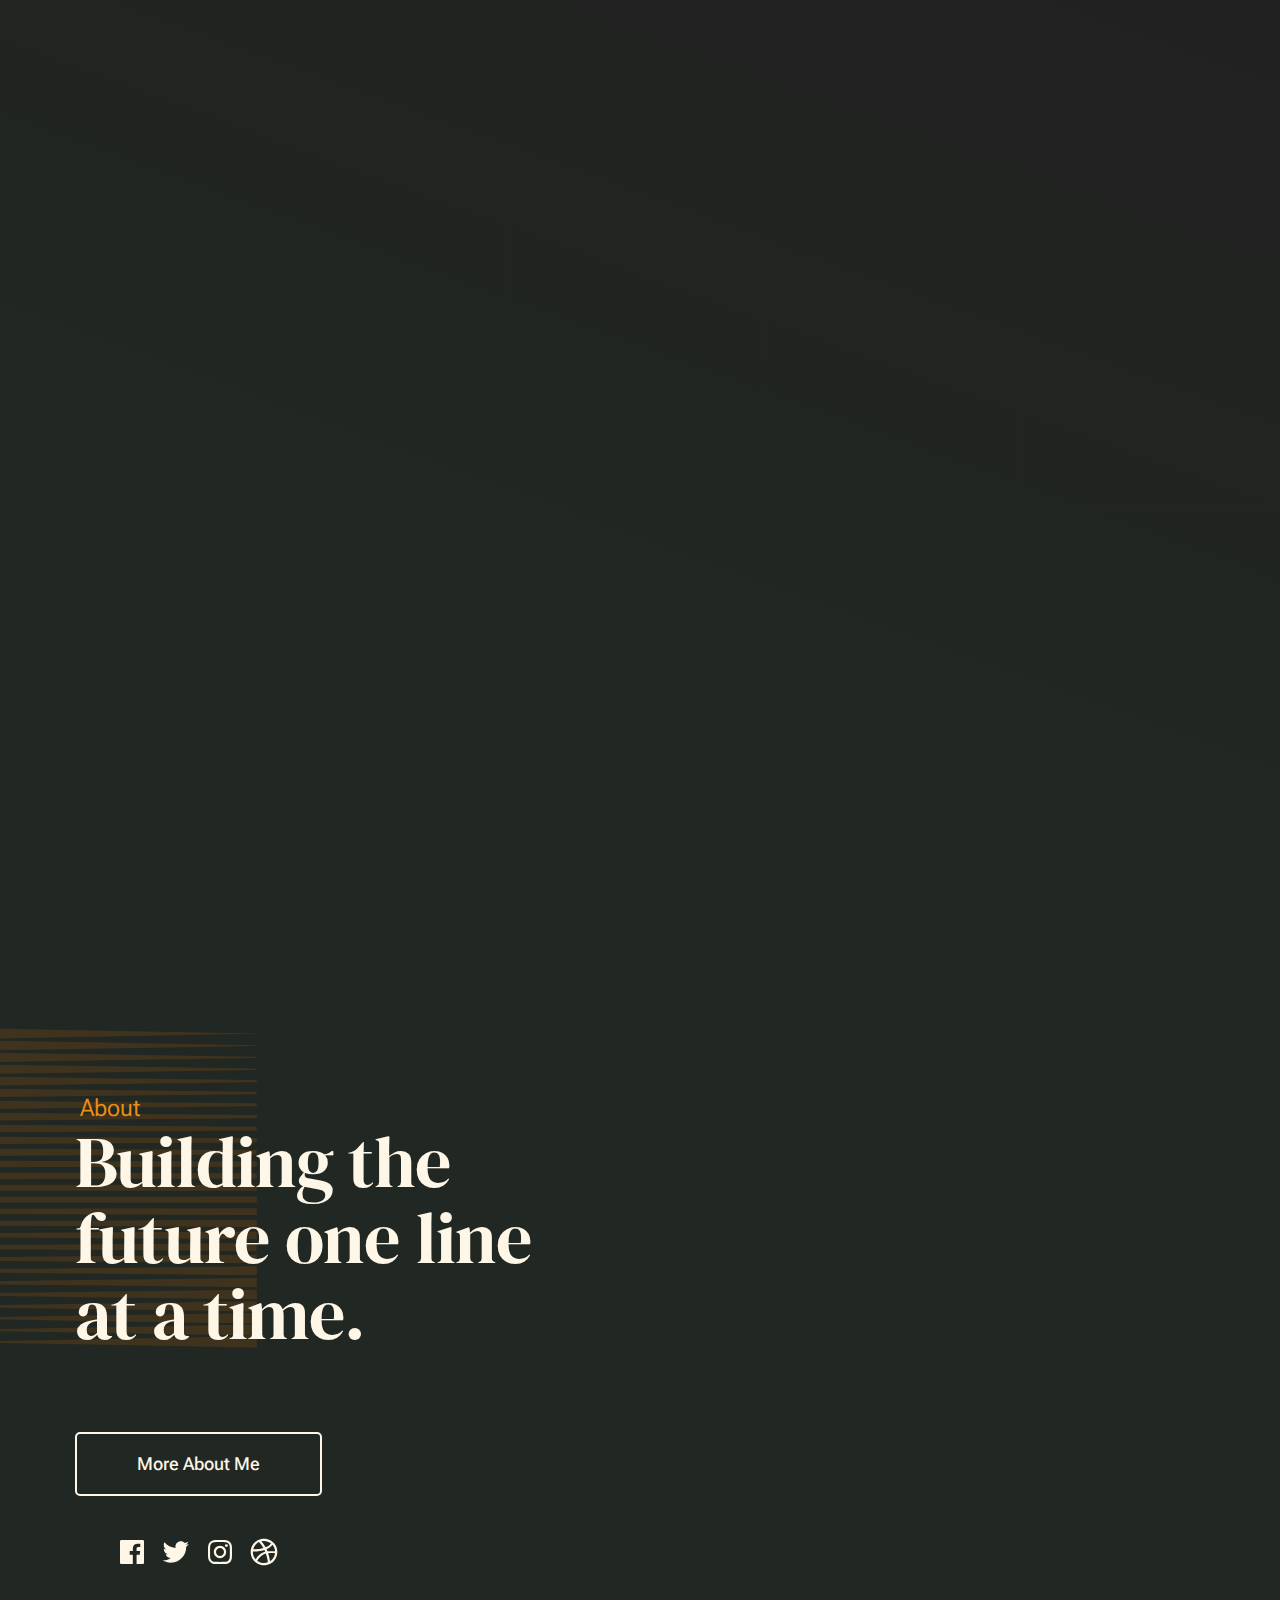
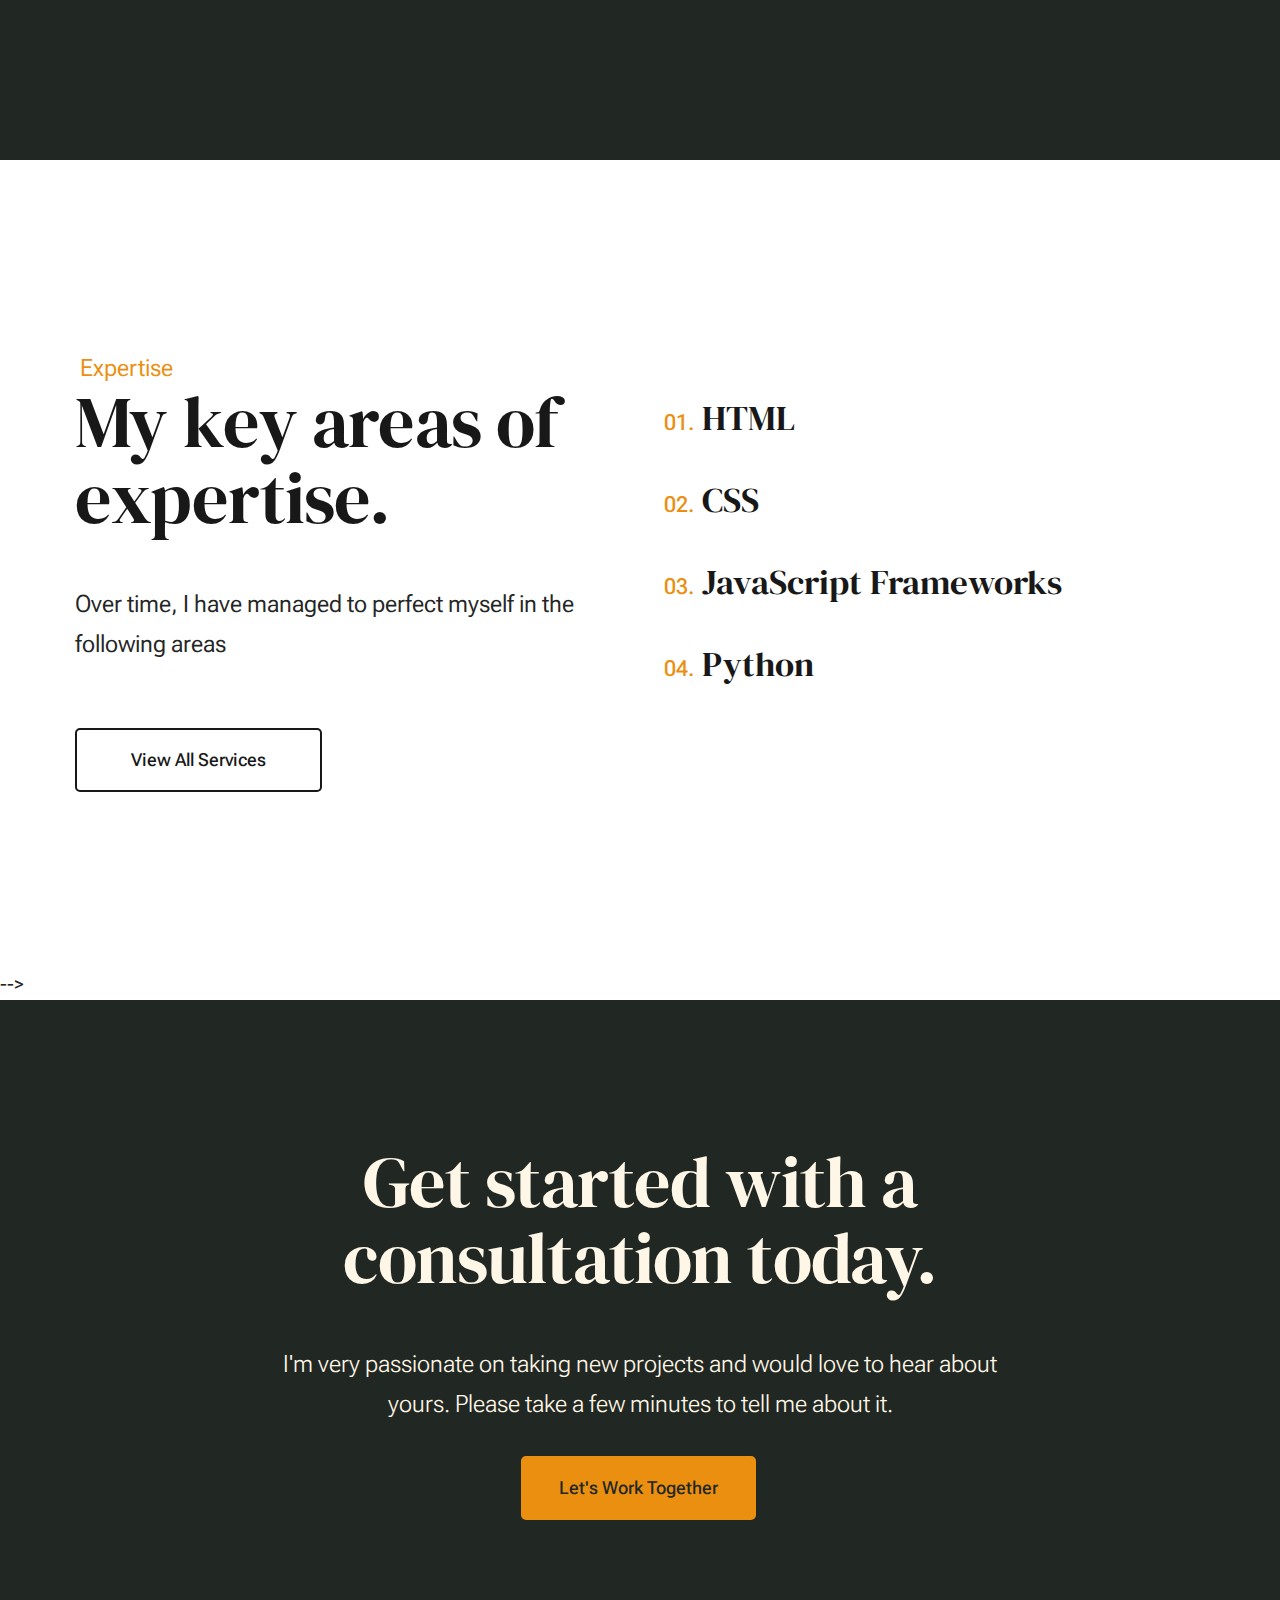
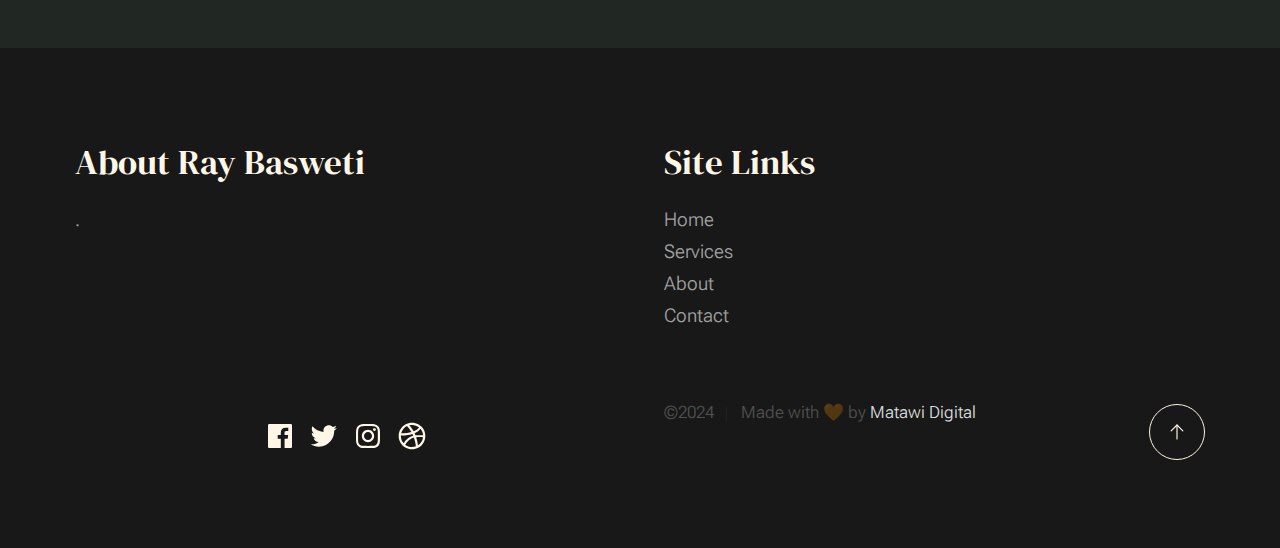
<file: index.html>
<!DOCTYPE html>
<html lang="en" class="no-js" >
<head>

    <!--- basic page needs
    ================================================== -->
    <meta charset="utf-8">
    <meta name="viewport" content="width=device-width, initial-scale=1">
    <meta name="description" content="Ray Basweti">
    <title>Ray Basweti</title>

    <script>
        document.documentElement.classList.remove('no-js');
        document.documentElement.classList.add('js');
    </script>

    <!-- CSS
    ================================================== -->
    <link rel="stylesheet" href="css/vendor.css">
    <link rel="stylesheet" href="css/styles.css">

    <!-- favicons
    ================================================== -->
    <link rel="apple-touch-icon" sizes="180x180" href="apple-touch-icon.png">
    <link rel="icon" type="image/png" sizes="32x32" href="favicon-32x32.png">
    <link rel="icon" type="image/png" sizes="16x16" href="favicon-16x16.png">
    <link rel="manifest" href="site.webmanifest">

</head>


<body id="top">

    
    <!-- preloader
    ================================================== -->
    <div id="preloader">
        <div id="loader" class="dots-fade">
            <div></div>
            <div></div>
            <div></div>
        </div>
    </div>


    <!-- page wrap
    ================================================== -->
    <div id="page" class="s-pagewrap ss-home">


        <!-- # site header 
        ================================================== -->
        <header class="s-header">

            <div class="row s-header__inner width-sixteen-col">

                <div class="s-header__block">
                    <div class="s-header__logo">
                        <a class="logo" href="index.html">
                            <img src="images/logo.svg" alt="Homepage">
                        </a>
                    </div>

                    <a class="s-header__menu-toggle" href="#0"><span>Menu</span></a>
                </div> <!-- end s-header__block -->

                <nav class="s-header__nav">
    
                    <ul class="s-header__menu-links">
                        <li><a href="about.html">About</a></li>
                        <li><a href="services.html">Services</a></li>
                        <li><a href="contact.html">Contact</a></li>
                    </ul> <!-- s-header__menu-links -->

                    <div class="s-header__contact">
                        <a href="contact.html" class="btn btn--primary s-header__contact-btn">Let's Work Together</a>                        
                    </div> <!-- s-header__contact -->
    
                </nav> <!-- end s-header__nav -->

            </div> <!-- end s-header__inner -->

        </header> <!-- end s-header -->


        <!-- # site main content
        ================================================== -->
        <section id="content" class="s-content">

            <!-- intro
            ----------------------------------------------- -->
            <section id="intro" class="s-intro">

                <div class="row s-intro__content width-sixteen-col">

                    <div class="column lg-12 s-intro__content-inner grid-block">
                        
                        <div class="s-intro__content-text">
                            <div class="s-intro__content-pretitle text-pretitle">Hello, I'm Ray Basweti</div>
                            <h1 class="s-intro__content-title">
                            I am <br>
                            a <br>
                            Developer <br>
                            </h1>
                        </div> <!-- s-intro__content-text -->

                        <div class="s-intro__content-media"> 
                            <div class="s-intro__content-media-inner">                               
                                <img src="images/MIMI.jpg" srcset="images/MIMI.jpg 1x, images/MIMI.jpg 2x" alt="">
                                <div class="lines">                               
                                    <span></span>                                  
                                </div>
                            </div>
                        </div> <!-- s-intro__content-media -->                      

                        <div class="s-intro__scroll-down">
                            <a href="#about" class="smoothscroll">
                                <div class="scroll-icon">
                                    <svg xmlns="http://www.w3.org/2000/svg" viewBox="0 0 24 24" width="36" height="36" fill="none" stroke="#97b34a" stroke-width="1" stroke-linecap="round" stroke-linejoin="round">&lt;!--!  Atomicons Free 1.00 by @atisalab License - https://atomicons.com/license/ (Icons: CC BY 4.0) Copyright 2021 Atomicons --&gt;<polyline points="7 13 12 18 17 13"></polyline><line x1="12" y1="18" x2="12" y2="6"></line></svg>
                                </div>
                                <span>Scroll for more</span>
                            </a>
                        </div> <!-- s-intro__scroll-down -->
                        
                    </div> <!-- s-intro__content-inner -->

                </div> <!-- s-intro__content -->

            </section> <!-- end s-intro -->

            <!-- about
            ----------------------------------------------- -->
            <section id="about" class="s-about target-section">

                <div class="row s-about__content width-sixteen-col">
                    <div class="column grid-block grid-section-split">

                        <img src="images/geometric_shape.svg" alt="" class="s-about__content-imgbg">

                        <div class="section-header grid-section-split__header">
                            <div class="text-pretitle">About</div>                           
                            <h2 class="text-display-title">
                            Building the future one line at a time.
                            </h2>                           
                        </div> <!-- end section-header -->

                        <div class="s-about__content-main grid-section-split__primary">
                            <!-- <p class="attention-getter">
                            .
                            </p>

                            <p class="attention-getter">
                            .
                            </p> -->

                        </div>
                        <!-- end s-about__content-main -->

                        <div class="s-about__content-btn grid-section-split__bottom">
                            <a href="about.html" class="btn btn--stroke u-fullwidth">More About Me</a>

                            <ul class="s-about__social social-list">
                                <li>
                                    <a href="https://www.facebook.com/ray.basweti">
                                        <svg xmlns="http://www.w3.org/2000/svg" width="24" height="24" viewBox="0 0 24 24" style="fill:rgba(0, 0, 0, 1);transform:;-ms-filter:"><path d="M20,3H4C3.447,3,3,3.448,3,4v16c0,0.552,0.447,1,1,1h8.615v-6.96h-2.338v-2.725h2.338v-2c0-2.325,1.42-3.592,3.5-3.592 c0.699-0.002,1.399,0.034,2.095,0.107v2.42h-1.435c-1.128,0-1.348,0.538-1.348,1.325v1.735h2.697l-0.35,2.725h-2.348V21H20 c0.553,0,1-0.448,1-1V4C21,3.448,20.553,3,20,3z"></path></svg>
                                        <span class="u-screen-reader-text">Facebook</span>
                                    </a>
                                </li>
                                <li>
                                    <a href="https://www.x.com/TaffCodes">
                                        <svg xmlns="http://www.w3.org/2000/svg" width="24" height="24" viewBox="0 0 24 24" style="fill:rgba(0, 0, 0, 1);transform:;-ms-filter:"><path d="M19.633,7.997c0.013,0.175,0.013,0.349,0.013,0.523c0,5.325-4.053,11.461-11.46,11.461c-2.282,0-4.402-0.661-6.186-1.809 c0.324,0.037,0.636,0.05,0.973,0.05c1.883,0,3.616-0.636,5.001-1.721c-1.771-0.037-3.255-1.197-3.767-2.793 c0.249,0.037,0.499,0.062,0.761,0.062c0.361,0,0.724-0.05,1.061-0.137c-1.847-0.374-3.23-1.995-3.23-3.953v-0.05 c0.537,0.299,1.16,0.486,1.82,0.511C3.534,9.419,2.823,8.184,2.823,6.787c0-0.748,0.199-1.434,0.548-2.032 c1.983,2.443,4.964,4.04,8.306,4.215c-0.062-0.3-0.1-0.611-0.1-0.923c0-2.22,1.796-4.028,4.028-4.028 c1.16,0,2.207,0.486,2.943,1.272c0.91-0.175,1.782-0.512,2.556-0.973c-0.299,0.935-0.936,1.721-1.771,2.22 c0.811-0.088,1.597-0.312,2.319-0.624C21.104,6.712,20.419,7.423,19.633,7.997z"></path></svg>
                                        <span class="u-screen-reader-text">Twitter</span>
                                    </a>
                                </li>
                                <li>
                                    <a href="https://www.instagram.com/tfortaff">
                                        <svg xmlns="http://www.w3.org/2000/svg" width="24" height="24" viewBox="0 0 24 24" style="fill:rgba(0, 0, 0, 1);transform:;-ms-filter:"><path d="M11.999,7.377c-2.554,0-4.623,2.07-4.623,4.623c0,2.554,2.069,4.624,4.623,4.624c2.552,0,4.623-2.07,4.623-4.624 C16.622,9.447,14.551,7.377,11.999,7.377L11.999,7.377z M11.999,15.004c-1.659,0-3.004-1.345-3.004-3.003 c0-1.659,1.345-3.003,3.004-3.003s3.002,1.344,3.002,3.003C15.001,13.659,13.658,15.004,11.999,15.004L11.999,15.004z"></path><circle cx="16.806" cy="7.207" r="1.078"></circle><path d="M20.533,6.111c-0.469-1.209-1.424-2.165-2.633-2.632c-0.699-0.263-1.438-0.404-2.186-0.42 c-0.963-0.042-1.268-0.054-3.71-0.054s-2.755,0-3.71,0.054C7.548,3.074,6.809,3.215,6.11,3.479C4.9,3.946,3.945,4.902,3.477,6.111 c-0.263,0.7-0.404,1.438-0.419,2.186c-0.043,0.962-0.056,1.267-0.056,3.71c0,2.442,0,2.753,0.056,3.71 c0.015,0.748,0.156,1.486,0.419,2.187c0.469,1.208,1.424,2.164,2.634,2.632c0.696,0.272,1.435,0.426,2.185,0.45 c0.963,0.042,1.268,0.055,3.71,0.055s2.755,0,3.71-0.055c0.747-0.015,1.486-0.157,2.186-0.419c1.209-0.469,2.164-1.424,2.633-2.633 c0.263-0.7,0.404-1.438,0.419-2.186c0.043-0.962,0.056-1.267,0.056-3.71s0-2.753-0.056-3.71C20.941,7.57,20.801,6.819,20.533,6.111z M19.315,15.643c-0.007,0.576-0.111,1.147-0.311,1.688c-0.305,0.787-0.926,1.409-1.712,1.711c-0.535,0.199-1.099,0.303-1.67,0.311 c-0.95,0.044-1.218,0.055-3.654,0.055c-2.438,0-2.687,0-3.655-0.055c-0.569-0.007-1.135-0.112-1.669-0.311 c-0.789-0.301-1.414-0.923-1.719-1.711c-0.196-0.534-0.302-1.099-0.311-1.669c-0.043-0.95-0.053-1.218-0.053-3.654 c0-2.437,0-2.686,0.053-3.655c0.007-0.576,0.111-1.146,0.311-1.687c0.305-0.789,0.93-1.41,1.719-1.712 c0.534-0.198,1.1-0.303,1.669-0.311c0.951-0.043,1.218-0.055,3.655-0.055c2.437,0,2.687,0,3.654,0.055 c0.571,0.007,1.135,0.112,1.67,0.311c0.786,0.303,1.407,0.925,1.712,1.712c0.196,0.534,0.302,1.099,0.311,1.669 c0.043,0.951,0.054,1.218,0.054,3.655c0,2.436,0,2.698-0.043,3.654H19.315z"></path></svg>
                                        <span class="u-screen-reader-text">Instagram</span>
                                    </a>
                                </li>
                                <li>
                                    <a href="https://www.github.com/TaffCodes">
                                        <svg xmlns="http://www.w3.org/2000/svg" width="24" height="24" viewBox="0 0 24 24" style="fill: rgba(0, 0, 0, 1);transform: ;msFilter:;"><path d="M20.66 6.98a9.932 9.932 0 0 0-3.641-3.64C15.486 2.447 13.813 2 12 2s-3.486.447-5.02 1.34c-1.533.893-2.747 2.107-3.64 3.64S2 10.187 2 12s.446 3.487 1.34 5.02a9.924 9.924 0 0 0 3.641 3.64C8.514 21.553 10.187 22 12 22s3.486-.447 5.02-1.34a9.932 9.932 0 0 0 3.641-3.64C21.554 15.487 22 13.813 22 12s-.446-3.487-1.34-5.02zM12 3.66c2 0 3.772.64 5.32 1.919-.92 1.174-2.286 2.14-4.1 2.9-1.002-1.813-2.088-3.327-3.261-4.54A7.715 7.715 0 0 1 12 3.66zM5.51 6.8a8.116 8.116 0 0 1 2.711-2.22c1.212 1.201 2.325 2.7 3.34 4.5-2 .6-4.114.9-6.341.9-.573 0-1.006-.013-1.3-.04A8.549 8.549 0 0 1 5.51 6.8zM3.66 12c0-.054.003-.12.01-.2.007-.08.01-.146.01-.2.254.014.641.02 1.161.02 2.666 0 5.146-.367 7.439-1.1.187.373.381.793.58 1.26-1.32.293-2.674 1.006-4.061 2.14S6.4 16.247 5.76 17.5c-1.4-1.587-2.1-3.42-2.1-5.5zM12 20.34c-1.894 0-3.594-.587-5.101-1.759.601-1.187 1.524-2.322 2.771-3.401 1.246-1.08 2.483-1.753 3.71-2.02a29.441 29.441 0 0 1 1.56 6.62 8.166 8.166 0 0 1-2.94.56zm7.08-3.96a8.351 8.351 0 0 1-2.58 2.621c-.24-2.08-.7-4.107-1.379-6.081.932-.066 1.765-.1 2.5-.1.799 0 1.686.034 2.659.1a8.098 8.098 0 0 1-1.2 3.46zm-1.24-5c-1.16 0-2.233.047-3.22.14a27.053 27.053 0 0 0-.68-1.62c2.066-.906 3.532-2.006 4.399-3.3 1.2 1.414 1.854 3.027 1.96 4.84-.812-.04-1.632-.06-2.459-.06z"></path></svg>
                                        <span class="u-screen-reader-text">GitHub</span>
                                    </a>
                                </li>
                            </ul> <!-- end s-footer__social -->
                        </div> <!-- end s-about__content-btn -->
                    
                    </div> <!-- content-inner -->
                </div>
                
            </section> <!-- end s-about -->

            <!-- expertise
            ----------------------------------------------- -->
            <section id="expertise" class="s-expertise">

                <div class="row s-expertise__content width-sixteen-col">
                    <div class="column xl-12 grid-block grid-section-split">

                        <div class="section-header grid-section-split__header">
                            <div class="text-pretitle">Expertise</div>                           
                            <h2 class="text-display-title">
                            My key areas of expertise.
                            </h2>     
                            
                            <p class="lead">
                                Over time, I have managed to perfect myself in the following areas
                            </p>
                        </div> <!-- end section-header -->

                        <div class="s-expertise__content-main grid-section-split__primary">

                            <div class="grid-list-items list-items show-ctr">
                                <div class="grid-list-items__item list-items__item">
                                    <div class="grid-list-items__title list-items__item-header">
                                        <h3 class="list-items__item-title">HTML</h3>
                                    </div>
                                </div> <!-- list-item -->
                                <div class="grid-list-items__item list-items__item">
                                    <div class="grid-list-items__title list-items__item-header">
                                        <h3 class="list-items__item-title">CSS</h3>
                                    </div>
                                </div> <!-- list-expertise__item -->
                                <div class="grid-list-items__item list-items__item">
                                    <div class="grid-list-items__title list-items__item-header">
                                        <h3 class="list-items__item-title">JavaScript Frameworks</h3>
                                    </div>
                                </div> <!-- list-expertise__item -->
                                <div class="grid-list-items__item list-items__item">
                                    <div class="grid-list-items__title list-items__item-header">
                                        <h3 class="list-items__item-title">Python</h3>
                                    </div>
                                </div> <!-- list-expertise__item -->
                            </div> <!-- grid-list-items -->
                        </div> <!-- end s-expertise__content-main -->

                        <div class="s-expertise__content-btn grid-section-split__bottom">
                            <a href="services.html" class="btn btn--stroke u-fullwidth">View All Services</a>
                        </div> <!-- end s-about__content-btn -->

                    </div> <!-- end grid-block-->
                </div> <!-- end s-expertise__content -->

            </section> <!-- end s-expertise -->

            <!-- clients
            ----------------------------------------------- -->
            <!-- <section id="clients" class="s-clients">          

                        <div class="swiper-container testimonials__slider home-slider">

                            <!-- <div class="swiper-wrapper">
                                <div class="testimonials__slide swiper-slide">
                                    <p>
                                    Molestiae incidunt consequatur quis ipsa autem nam sit enim magni. Voluptas tempore rem. 
                                    Explicabo a quaerat sint autem dolore ducimus ut consequatur neque. Nisi dolores quaerat fuga rem nihil nostrum.
                                    Laudantium quia consequatur molestias.
                                    </p>
                                    <div class="testimonials__author">
                                        <img src="images/avatars/user-01.jpg" alt="Author image" class="testimonials__avatar">
                                        <cite class="testimonials__cite">
                                            <strong>John Rockefeller</strong>
                                            <span>Standard Oil Co.</span>
                                        </cite>
                                    </div>
                                </div>
                                <div class="testimonials__slide swiper-slide">
                                    <p>
                                    Nisi dolores quaerat fuga rem nihil nostrum. Molestiae incidunt consequatur quis ipsa autem nam sit enim magni. 
                                    Voluptas tempore rem. Laudantium quia consequatur molestias.
                                    Explicabo a quaerat sint autem dolore ducimus ut consequatur neque.
                                    </p>
                                    <div class="testimonials__author">
                                        <img src="images/avatars/user-04.jpg" alt="Author image" class="testimonials__avatar">
                                        <cite class="testimonials__cite">
                                            <strong>Andrew Carnegie</strong>
                                            <span>Carnegie Steel Co.</span>
                                        </cite>
                                    </div>
                                </div>
                                <div class="testimonials__slide swiper-slide">
                                    <p>
                                    Voluptas tempore rem. Molestiae incidunt consequatur quis ipsa autem nam sit enim magni.  
                                    Explicabo a quaerat sint autem dolore ducimus ut consequatur neque. 
                                    Nisi dolores quaerat fuga rem nihil nostrum. Laudantium quia consequatur molestias.
                                    </p>
                                    <div class="testimonials__author">
                                        <img src="images/avatars/user-06.jpg" alt="Author image" class="testimonials__avatar">
                                        <cite class="testimonials__cite">
                                            <strong>Henry Ford</strong>
                                            <span>Ford Motor Co.</span>
                                        </cite>
                                    </div>
                                </div>
                                <div class="testimonials__slide swiper-slide">
                                    <p>
                                    Molestiae incidunt consequatur quis ipsa autem nam sit enim magni. Voluptas tempore rem. 
                                    Explicabo a quaerat sint autem dolore ducimus ut consequatur neque. Nisi dolores quaerat fuga rem nihil nostrum.
                                    Laudantium quia consequatur molestias.
                                    </p>
                                    <div class="testimonials__author">
                                        <img src="images/avatars/user-02.jpg" alt="Author image" class="testimonials__avatar">
                                        <cite class="testimonials__cite">
                                            <strong>John Morgan</strong>
                                            <span>JP Morgan & Co.</span>
                                        </cite>
                                    </div>
                                </div> 
                            </div> end swiper-wrapper  -->

                            <!-- <div class="swiper-pagination"></div>
                        </div> end testimonials__slider                     -->
                    

            <!-- </section> end s-clients             --> -->

        </section> <!-- s-content-->

        <!-- # cta
        ================================================== -->
        <section id="cta" class="s-cta">

            <div class="row row-x-center text-center">
                <div class="column xl-8 lg-12">

                    <div class="s-cta__content">
                        <h2 class="text-display-title">
                        Get started with a consultation today.
                        </h2>
                        <p class="lead">
                        I'm very passionate on taking new projects and would love to hear about yours. Please take a few minutes to tell me about it.                           
                        </p>
                        <a href="contact.html" class="btn btn--primary">Let's Work Together</a>
                    </div>

                </div>
            </div>

        </section> <!-- end s-cta -->

        <!-- # journal
        ================================================== -->

        <!-- # footer 
        ================================================== -->
        <footer class="s-footer">
            <div class="row s-footer__content">
                <div class="column xl-6 lg-6 md-12 s-footer__block s-footer__about">                    
                    <h3>About Ray Basweti</h3>
                    <p>
                    .
                    </p>               
                </div>                
                <div class="column xl-3 lg-6 md-12 s-footer__block s-footer__site-links">
                    <h3>Site Links</h3>
                    <ul class="link-list">
                        <li><a href="index.html">Home</a></li>
                        <li><a href="services.html">Services</a></li>
                        <li><a href="about.html">About</a></li>
                        <li><a href="contact.html">Contact</a></li>
                    </ul>
                </div>
            </div>    
            
            <div class="row s-footer__bottom">
                <div class="column xl-6 lg-12">
                    <ul class="s-about__social social-list">
                        <li>
                            <a href="https://www.facebook.com/ray.basweti">
                                <svg xmlns="http://www.w3.org/2000/svg" width="24" height="24" viewBox="0 0 24 24" style="fill:rgba(0, 0, 0, 1);transform:;-ms-filter:"><path d="M20,3H4C3.447,3,3,3.448,3,4v16c0,0.552,0.447,1,1,1h8.615v-6.96h-2.338v-2.725h2.338v-2c0-2.325,1.42-3.592,3.5-3.592 c0.699-0.002,1.399,0.034,2.095,0.107v2.42h-1.435c-1.128,0-1.348,0.538-1.348,1.325v1.735h2.697l-0.35,2.725h-2.348V21H20 c0.553,0,1-0.448,1-1V4C21,3.448,20.553,3,20,3z"></path></svg>
                                <span class="u-screen-reader-text">Facebook</span>
                            </a>
                        </li>
                        <li>
                            <a href="https://www.x.com/TaffCodes">
                                <svg xmlns="http://www.w3.org/2000/svg" width="24" height="24" viewBox="0 0 24 24" style="fill:rgba(0, 0, 0, 1);transform:;-ms-filter:"><path d="M19.633,7.997c0.013,0.175,0.013,0.349,0.013,0.523c0,5.325-4.053,11.461-11.46,11.461c-2.282,0-4.402-0.661-6.186-1.809 c0.324,0.037,0.636,0.05,0.973,0.05c1.883,0,3.616-0.636,5.001-1.721c-1.771-0.037-3.255-1.197-3.767-2.793 c0.249,0.037,0.499,0.062,0.761,0.062c0.361,0,0.724-0.05,1.061-0.137c-1.847-0.374-3.23-1.995-3.23-3.953v-0.05 c0.537,0.299,1.16,0.486,1.82,0.511C3.534,9.419,2.823,8.184,2.823,6.787c0-0.748,0.199-1.434,0.548-2.032 c1.983,2.443,4.964,4.04,8.306,4.215c-0.062-0.3-0.1-0.611-0.1-0.923c0-2.22,1.796-4.028,4.028-4.028 c1.16,0,2.207,0.486,2.943,1.272c0.91-0.175,1.782-0.512,2.556-0.973c-0.299,0.935-0.936,1.721-1.771,2.22 c0.811-0.088,1.597-0.312,2.319-0.624C21.104,6.712,20.419,7.423,19.633,7.997z"></path></svg>
                                <span class="u-screen-reader-text">Twitter</span>
                            </a>
                        </li>
                        <li>
                            <a href="https://www.instagram.com/tfortaff">
                                <svg xmlns="http://www.w3.org/2000/svg" width="24" height="24" viewBox="0 0 24 24" style="fill:rgba(0, 0, 0, 1);transform:;-ms-filter:"><path d="M11.999,7.377c-2.554,0-4.623,2.07-4.623,4.623c0,2.554,2.069,4.624,4.623,4.624c2.552,0,4.623-2.07,4.623-4.624 C16.622,9.447,14.551,7.377,11.999,7.377L11.999,7.377z M11.999,15.004c-1.659,0-3.004-1.345-3.004-3.003 c0-1.659,1.345-3.003,3.004-3.003s3.002,1.344,3.002,3.003C15.001,13.659,13.658,15.004,11.999,15.004L11.999,15.004z"></path><circle cx="16.806" cy="7.207" r="1.078"></circle><path d="M20.533,6.111c-0.469-1.209-1.424-2.165-2.633-2.632c-0.699-0.263-1.438-0.404-2.186-0.42 c-0.963-0.042-1.268-0.054-3.71-0.054s-2.755,0-3.71,0.054C7.548,3.074,6.809,3.215,6.11,3.479C4.9,3.946,3.945,4.902,3.477,6.111 c-0.263,0.7-0.404,1.438-0.419,2.186c-0.043,0.962-0.056,1.267-0.056,3.71c0,2.442,0,2.753,0.056,3.71 c0.015,0.748,0.156,1.486,0.419,2.187c0.469,1.208,1.424,2.164,2.634,2.632c0.696,0.272,1.435,0.426,2.185,0.45 c0.963,0.042,1.268,0.055,3.71,0.055s2.755,0,3.71-0.055c0.747-0.015,1.486-0.157,2.186-0.419c1.209-0.469,2.164-1.424,2.633-2.633 c0.263-0.7,0.404-1.438,0.419-2.186c0.043-0.962,0.056-1.267,0.056-3.71s0-2.753-0.056-3.71C20.941,7.57,20.801,6.819,20.533,6.111z M19.315,15.643c-0.007,0.576-0.111,1.147-0.311,1.688c-0.305,0.787-0.926,1.409-1.712,1.711c-0.535,0.199-1.099,0.303-1.67,0.311 c-0.95,0.044-1.218,0.055-3.654,0.055c-2.438,0-2.687,0-3.655-0.055c-0.569-0.007-1.135-0.112-1.669-0.311 c-0.789-0.301-1.414-0.923-1.719-1.711c-0.196-0.534-0.302-1.099-0.311-1.669c-0.043-0.95-0.053-1.218-0.053-3.654 c0-2.437,0-2.686,0.053-3.655c0.007-0.576,0.111-1.146,0.311-1.687c0.305-0.789,0.93-1.41,1.719-1.712 c0.534-0.198,1.1-0.303,1.669-0.311c0.951-0.043,1.218-0.055,3.655-0.055c2.437,0,2.687,0,3.654,0.055 c0.571,0.007,1.135,0.112,1.67,0.311c0.786,0.303,1.407,0.925,1.712,1.712c0.196,0.534,0.302,1.099,0.311,1.669 c0.043,0.951,0.054,1.218,0.054,3.655c0,2.436,0,2.698-0.043,3.654H19.315z"></path></svg>
                                <span class="u-screen-reader-text">Instagram</span>
                            </a>
                        </li>
                        <li>
                            <a href="https://www.github.com/TaffCodes">
                                <svg xmlns="http://www.w3.org/2000/svg" width="24" height="24" viewBox="0 0 24 24" style="fill: rgba(0, 0, 0, 1);transform: ;msFilter:;"><path d="M20.66 6.98a9.932 9.932 0 0 0-3.641-3.64C15.486 2.447 13.813 2 12 2s-3.486.447-5.02 1.34c-1.533.893-2.747 2.107-3.64 3.64S2 10.187 2 12s.446 3.487 1.34 5.02a9.924 9.924 0 0 0 3.641 3.64C8.514 21.553 10.187 22 12 22s3.486-.447 5.02-1.34a9.932 9.932 0 0 0 3.641-3.64C21.554 15.487 22 13.813 22 12s-.446-3.487-1.34-5.02zM12 3.66c2 0 3.772.64 5.32 1.919-.92 1.174-2.286 2.14-4.1 2.9-1.002-1.813-2.088-3.327-3.261-4.54A7.715 7.715 0 0 1 12 3.66zM5.51 6.8a8.116 8.116 0 0 1 2.711-2.22c1.212 1.201 2.325 2.7 3.34 4.5-2 .6-4.114.9-6.341.9-.573 0-1.006-.013-1.3-.04A8.549 8.549 0 0 1 5.51 6.8zM3.66 12c0-.054.003-.12.01-.2.007-.08.01-.146.01-.2.254.014.641.02 1.161.02 2.666 0 5.146-.367 7.439-1.1.187.373.381.793.58 1.26-1.32.293-2.674 1.006-4.061 2.14S6.4 16.247 5.76 17.5c-1.4-1.587-2.1-3.42-2.1-5.5zM12 20.34c-1.894 0-3.594-.587-5.101-1.759.601-1.187 1.524-2.322 2.771-3.401 1.246-1.08 2.483-1.753 3.71-2.02a29.441 29.441 0 0 1 1.56 6.62 8.166 8.166 0 0 1-2.94.56zm7.08-3.96a8.351 8.351 0 0 1-2.58 2.621c-.24-2.08-.7-4.107-1.379-6.081.932-.066 1.765-.1 2.5-.1.799 0 1.686.034 2.659.1a8.098 8.098 0 0 1-1.2 3.46zm-1.24-5c-1.16 0-2.233.047-3.22.14a27.053 27.053 0 0 0-.68-1.62c2.066-.906 3.532-2.006 4.399-3.3 1.2 1.414 1.854 3.027 1.96 4.84-.812-.04-1.632-.06-2.459-.06z"></path></svg>
                                <span class="u-screen-reader-text">GitHub</span>
                            </a>
                        </li>
                    </ul> <!-- end s-footer__social -->
                </div>
                <div class="column xl-6 lg-12">
                    <p class="ss-copyright">
                        <span>©2024</span> 
                        <span>Made with 🧡  by <a href="https://www.matawidigital.co.ke/">Matawi Digital</a></span>
                    </p>
                </div>

                <div class="ss-go-top">
                    <a class="smoothscroll" title="Back to Top" href="#top">
                        <svg xmlns="http://www.w3.org/2000/svg" viewBox="0 0 24 24" width="36" height="36" fill="none" stroke="#ffffff" stroke-width="1" stroke-linecap="round" stroke-linejoin="round">&lt;!--!  Atomicons Free 1.00 by @atisalab License - https://atomicons.com/license/ (Icons: CC BY 4.0) Copyright 2021 Atomicons --&gt;<polyline points="17 11 12 6 7 11"></polyline><line x1="12" y1="18" x2="12" y2="6"></line></svg>
                    </a>
                </div> <!-- end ss-go-top -->
            </div>
            
        </footer> <!-- end s-footer -->

    </div> <!-- end page-wrap -->

    <!-- Java Script
    ================================================== -->
    <script src="js/plugins.js"></script>
    <script src="js/main.js"></script>

</body>
</html>
</file>
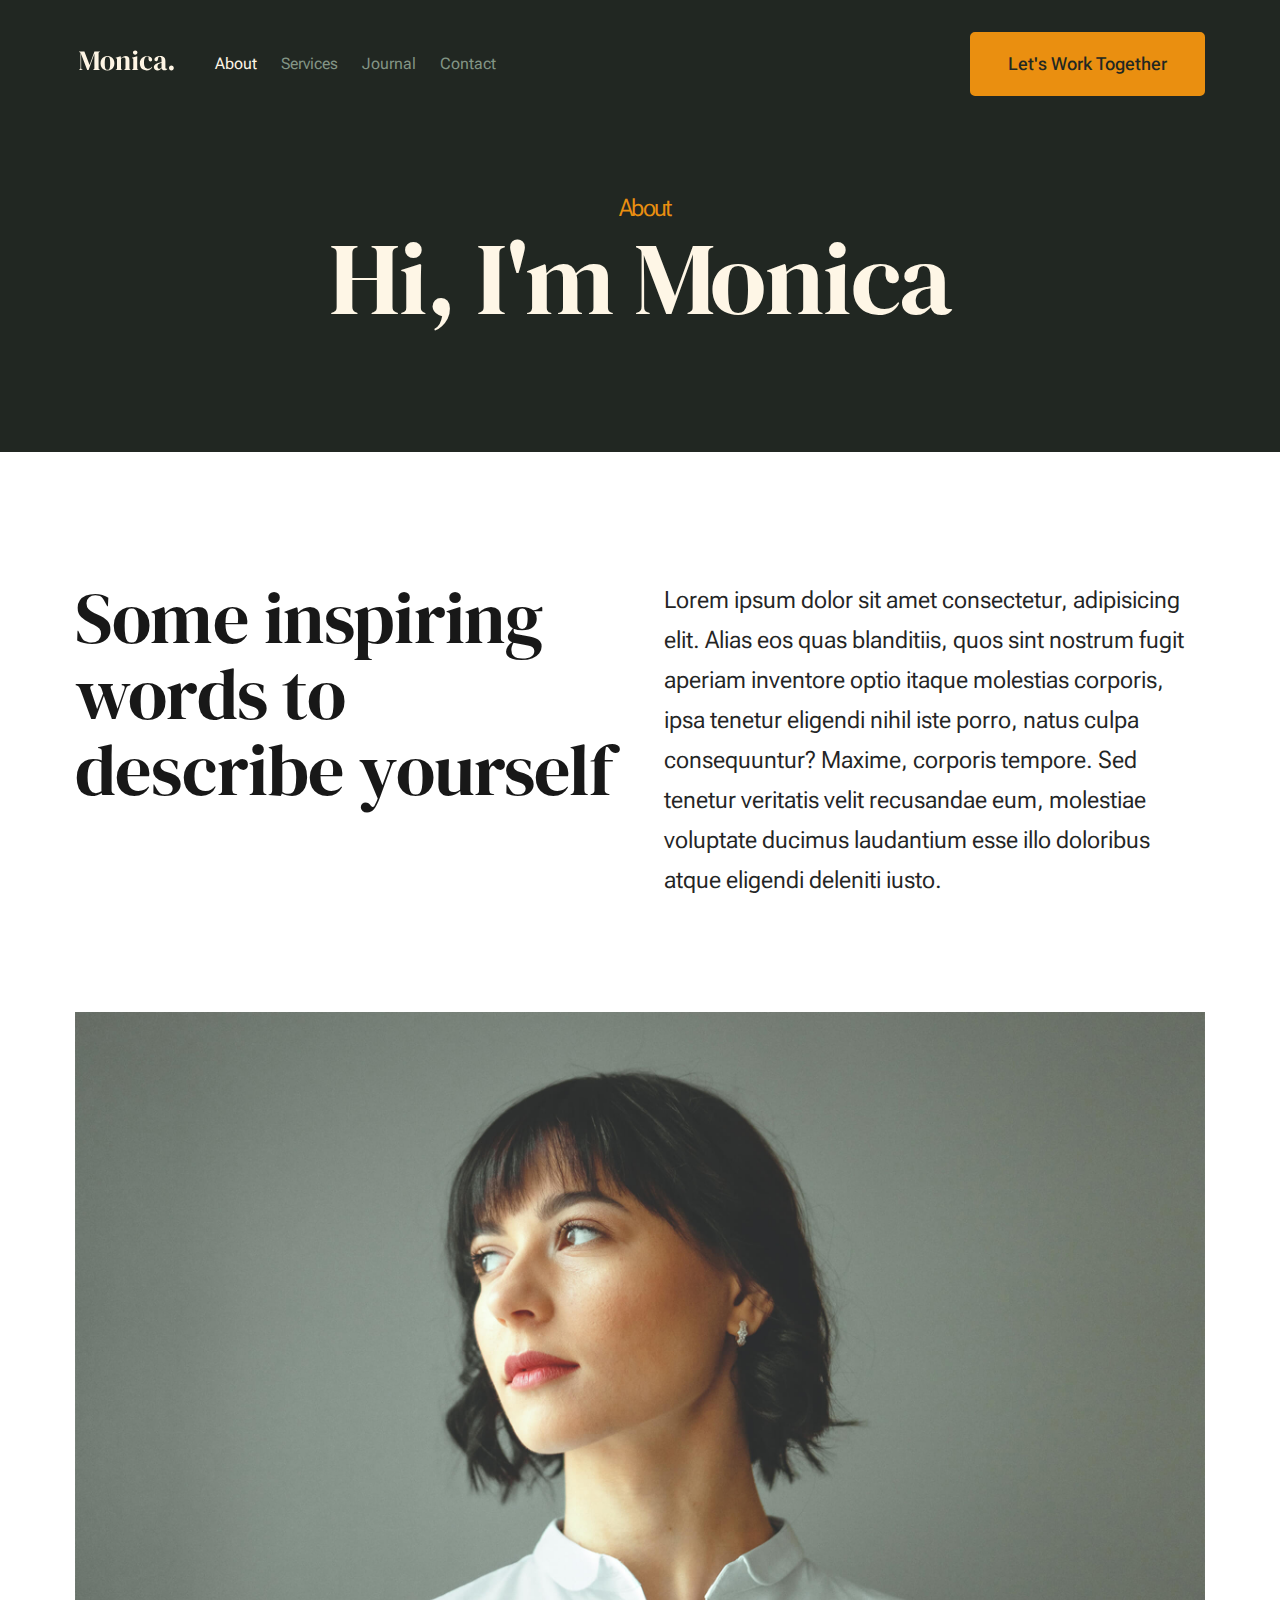
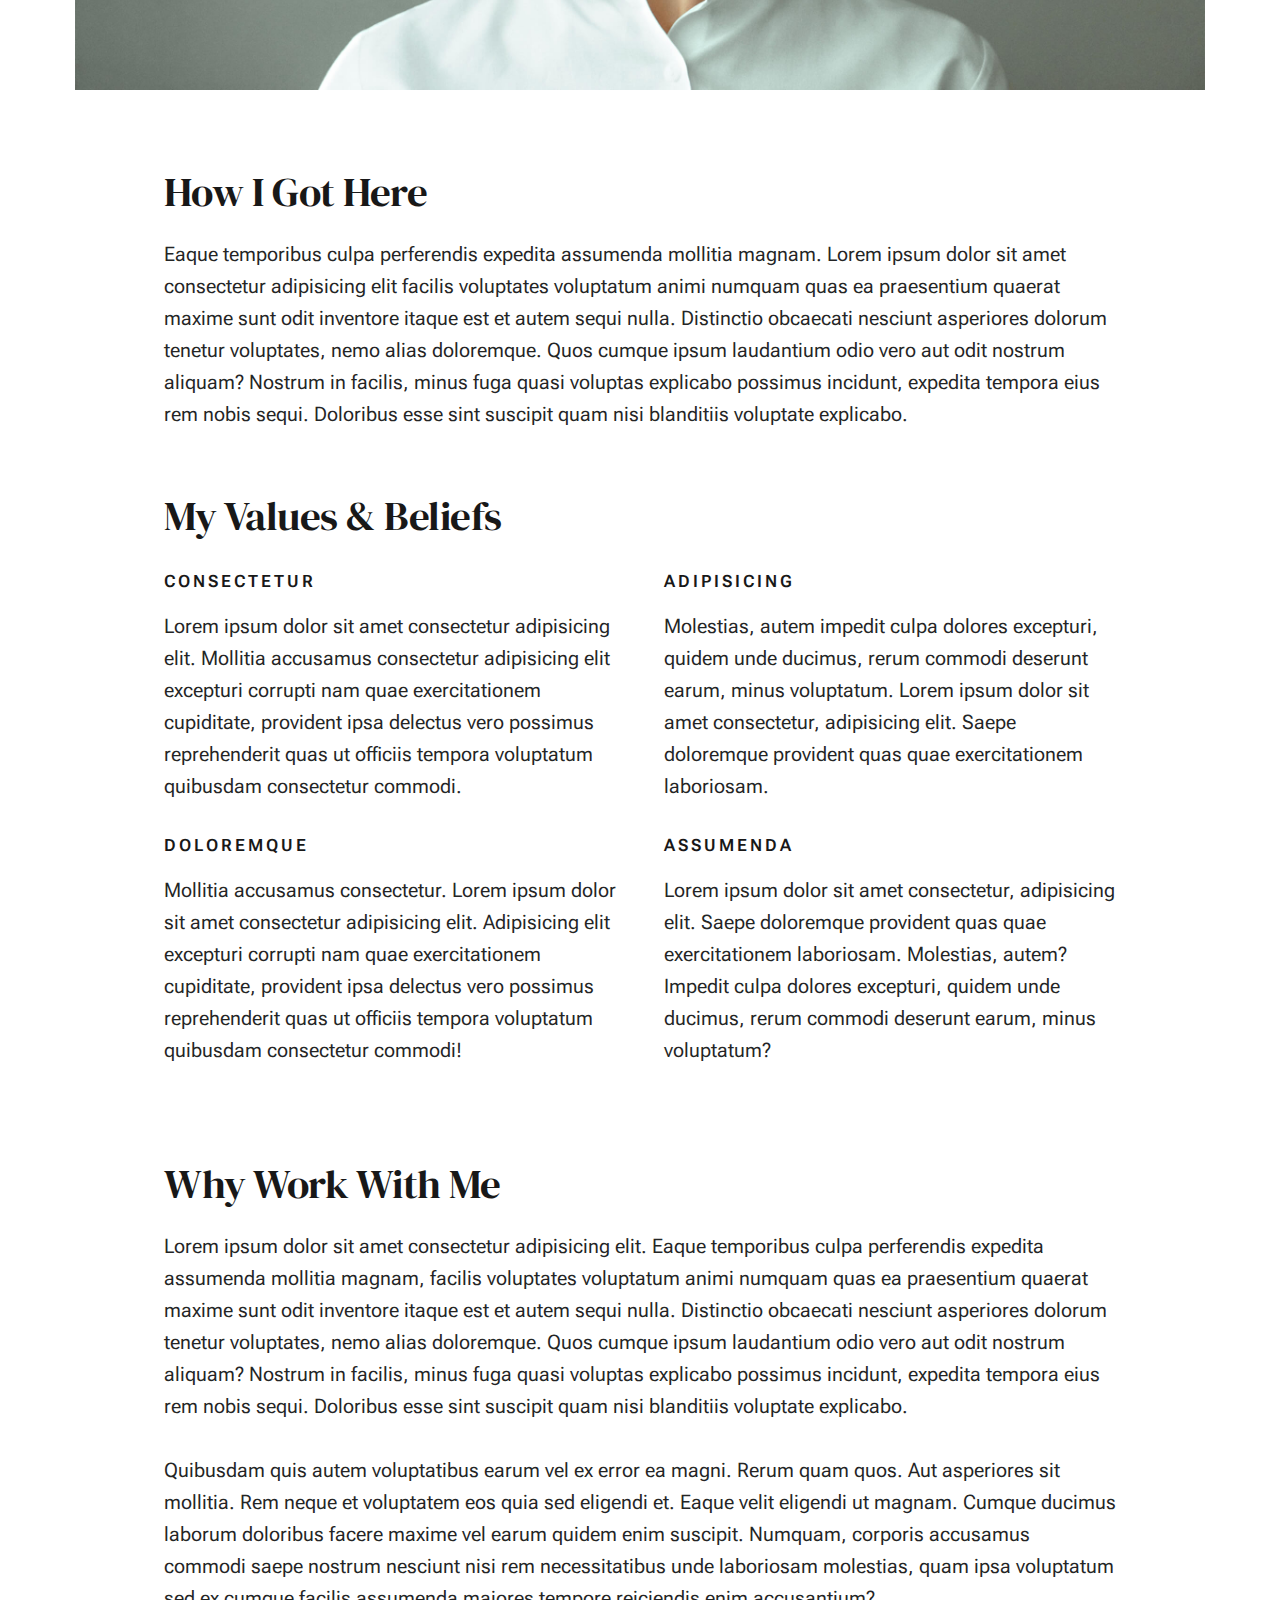
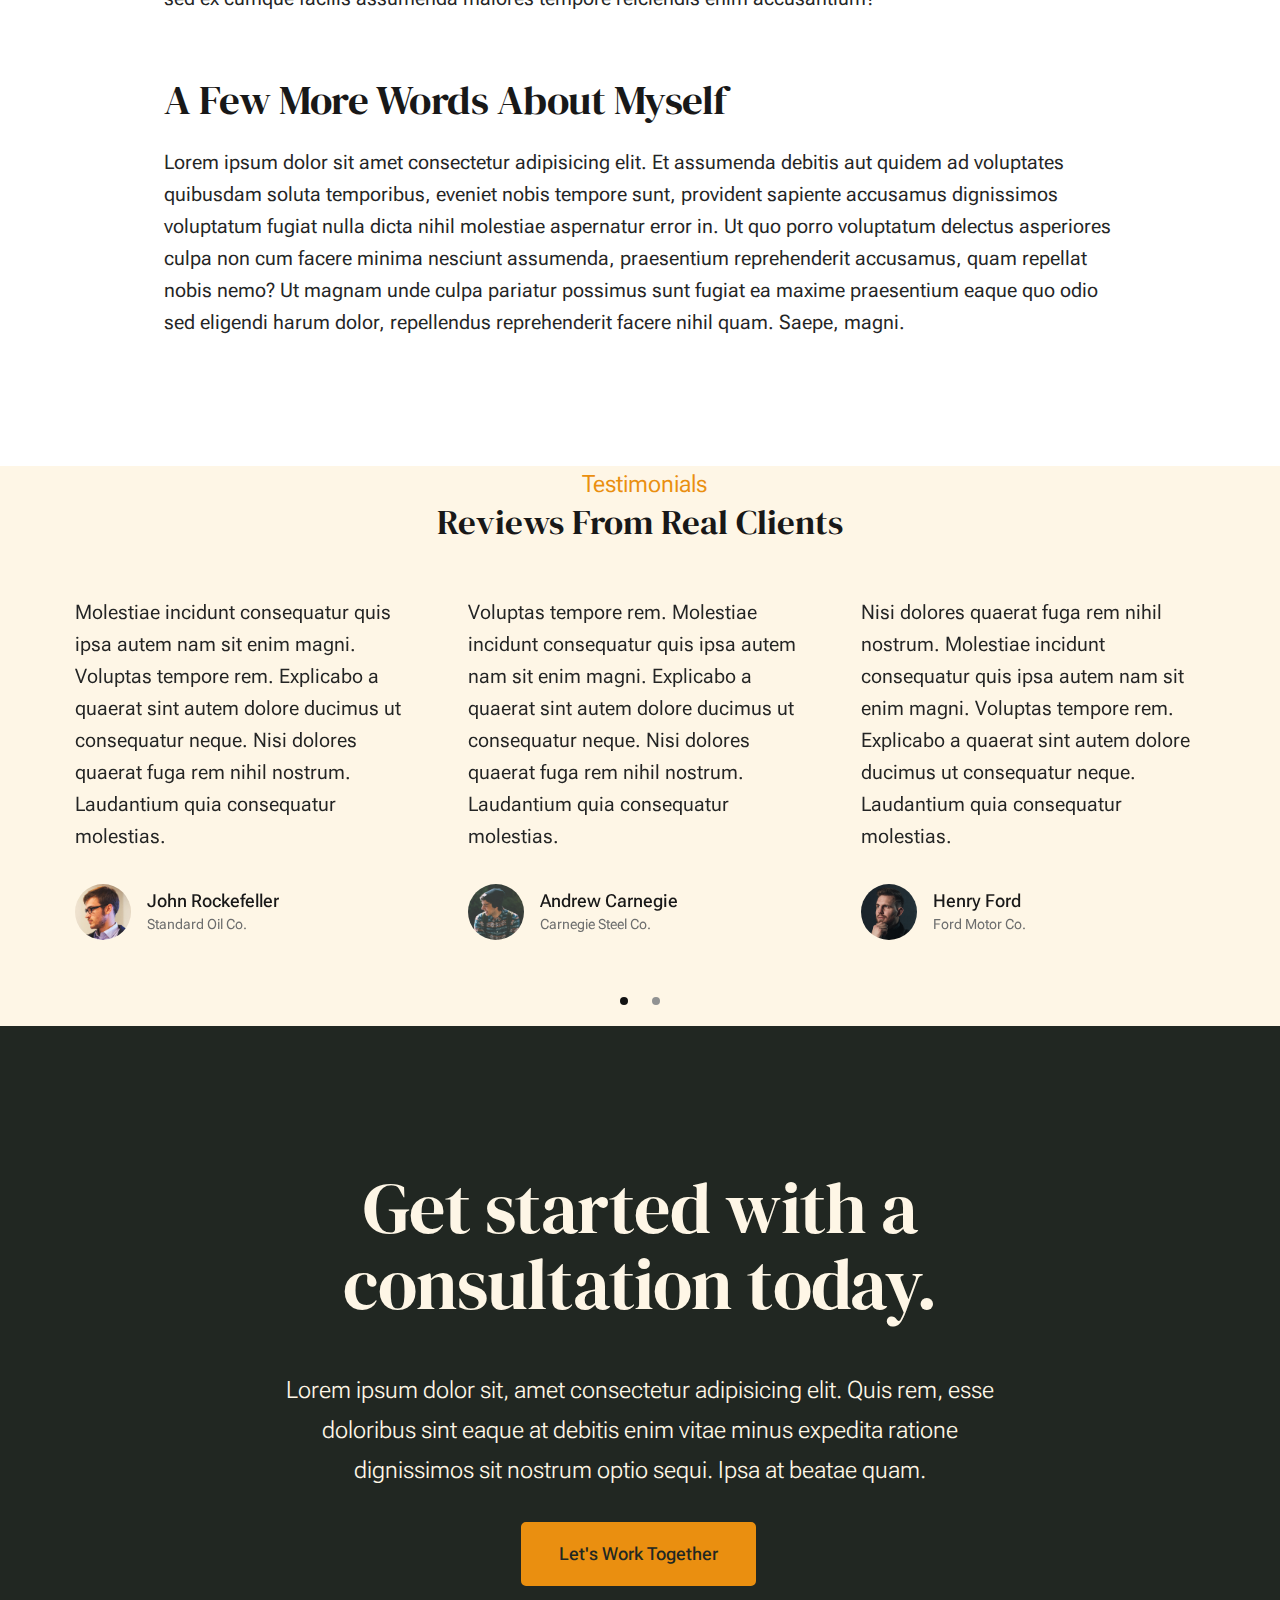
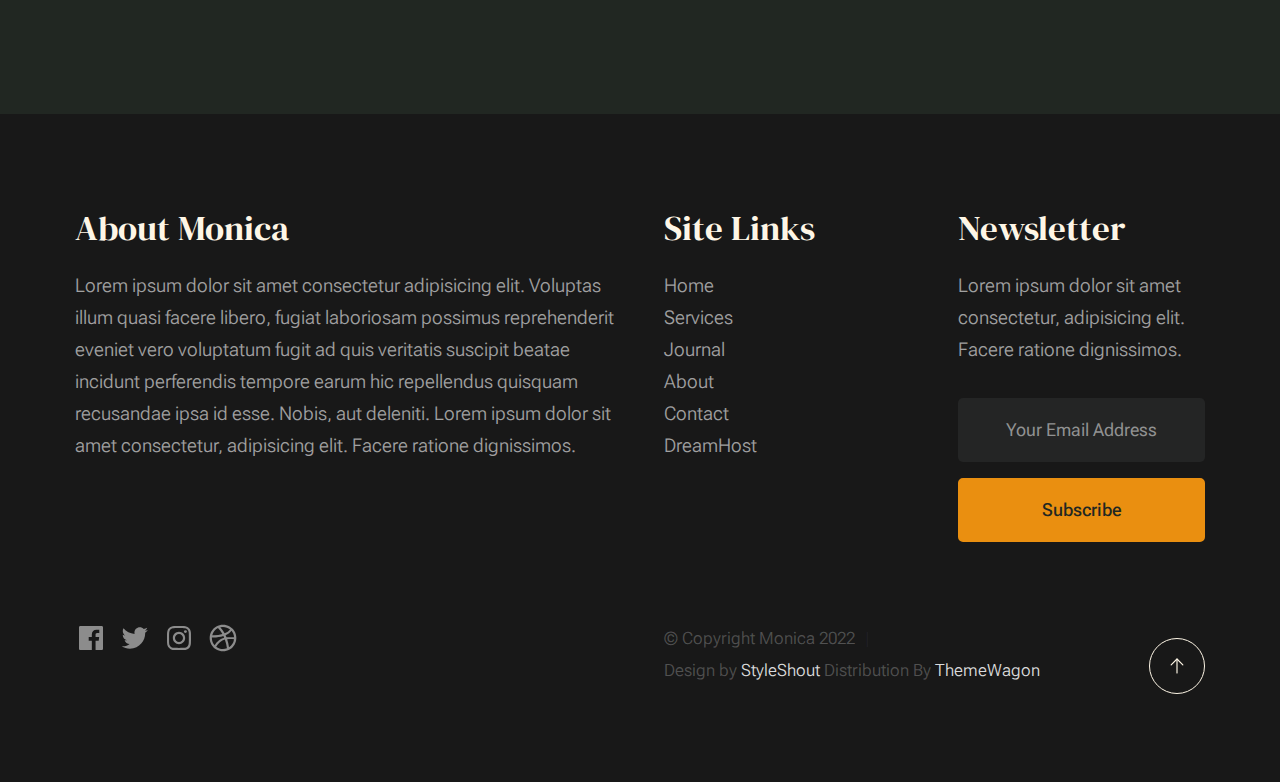
<file: about.html>
<!DOCTYPE html>
<html lang="en" class="no-js" >
<head>

    <!--- basic page needs
    ================================================== -->
    <meta charset="utf-8">
    <meta name="viewport" content="width=device-width, initial-scale=1">
    <title>About - Monica</title>

    <script>
        document.documentElement.classList.remove('no-js');
        document.documentElement.classList.add('js');
    </script>

    <!-- CSS
    ================================================== -->
    <link rel="stylesheet" href="css/vendor.css">
    <link rel="stylesheet" href="css/styles.css">

    <!-- favicons
    ================================================== -->
    <link rel="apple-touch-icon" sizes="180x180" href="apple-touch-icon.png">
    <link rel="icon" type="image/png" sizes="32x32" href="favicon-32x32.png">
    <link rel="icon" type="image/png" sizes="16x16" href="favicon-16x16.png">
    <link rel="manifest" href="site.webmanifest">

</head>


<body id="top">


    <!-- preloader
    ================================================== -->
    <div id="preloader">
        <div id="loader" class="dots-fade">
            <div></div>
            <div></div>
            <div></div>
        </div>
    </div>


    <!-- page wrap
    ================================================== -->
    <div id="page" class="s-pagewrap">


        <!-- # site header 
        ================================================== -->
        <header class="s-header">

            <div class="row s-header__inner width-sixteen-col">

                <div class="s-header__block">
                    <div class="s-header__logo">
                        <a class="logo" href="index.html">
                            <img src="images/logo.svg" alt="Homepage">
                        </a>
                    </div>

                    <a class="s-header__menu-toggle" href="#0"><span>Menu</span></a>
                </div> <!-- end s-header__block -->

                <nav class="s-header__nav">
    
                    <ul class="s-header__menu-links">
                        <li class="current"><a href="about.html">About</a></li>
                        <li><a href="services.html">Services</a></li>
                        <li><a href="blog.html">Journal</a></li>
                        <li><a href="contact.html">Contact</a></li>
                    </ul> <!-- s-header__menu-links -->

                    <div class="s-header__contact">
                        <a href="contact.html" class="btn btn--primary s-header__contact-btn">Let's Work Together</a>                        
                    </div> <!-- s-header__contact -->
    
                </nav> <!-- end s-header__nav -->

            </div> <!-- end s-header__inner -->

        </header> <!-- end s-header -->


        <!-- # site main content
        ================================================== -->
        <section id="content" class="s-content">

               <section class="s-pageheader pageheader">
                    <div class="row">
                        <div class="column xl-12">
                            <h1 class="page-title">
                                <span class="page-title__small-type text-pretitle">About</span>
                                Hi, I'm Monica
                            </h1>
                            
                        </div>
                    </div>
               </section> <!-- end pageheader --> 

               <section class="s-pagecontent pagecontent">

                    <div class="row pageintro">
                        <div class="column xl-6 lg-12">
                            <h2 class="text-display-title">Some inspiring words to describe yourself</h2>
                        </div>
                        <div class="column xl-6 lg-12 u-flexitem-x-right">
                            <p class="lead">
                            Lorem ipsum dolor sit amet consectetur, adipisicing elit. Alias eos quas blanditiis, quos sint nostrum fugit aperiam 
                            inventore optio itaque molestias corporis, ipsa tenetur eligendi nihil iste porro, natus culpa consequuntur? Maxime, 
                            corporis tempore. Sed tenetur veritatis velit recusandae eum, molestiae voluptate ducimus laudantium esse illo 
                            doloribus atque eligendi deleniti iusto. 
                            </p>
                        </div>                       
                    </div> <!-- end pageintro -->   
                    
                    <div class="row pagemedia">
                        <d class="column xl-12">
                            <figure class="page-media">                                
                                <img src="images/thumbs/about/about-1200.jpg" 
                                     srcset="images/thumbs/about/about-2400.jpg 2400w, 
                                             images/thumbs/about/about-1200.jpg 1200w, 
                                             images/thumbs/about/about-600.jpg 600w" sizes="(max-width: 2400px) 100vw, 2400px" alt="">
                            </figure>
                        </d>
                    </div> <!-- end pagemedia -->

                    <div class="row width-narrower pagemain">
                        <div class="column xl-12"> 

                            <h2>How I Got Here</h2>
                            <p>
                            Eaque temporibus culpa perferendis expedita assumenda mollitia magnam. Lorem ipsum dolor sit amet consectetur adipisicing elit
                            facilis voluptates voluptatum animi numquam quas ea praesentium quaerat maxime sunt odit inventore itaque est et autem sequi nulla. 
                            Distinctio obcaecati nesciunt asperiores dolorum tenetur voluptates, nemo alias doloremque. Quos cumque ipsum laudantium odio vero 
                            aut odit nostrum aliquam? Nostrum in facilis, minus fuga quasi voluptas explicabo possimus incidunt, expedita tempora eius rem nobis sequi. 
                            Doloribus esse sint suscipit quam nisi blanditiis voluptate explicabo.
                            </p>

                            <h2 class="u-add-bottom">My Values & Beliefs</h2>

                            <div class="grid-list-items list-items">
                                <div class="grid-list-items__item list-items__item u-remove-bottom">
                                    <div class="list-items__item-header">
                                        <h6 class="list-items__item-small-title">Consectetur</h6>
                                    </div>
                                    <p>
                                    Lorem ipsum dolor sit amet consectetur adipisicing elit. Mollitia accusamus consectetur adipisicing elit excepturi corrupti 
                                    nam quae exercitationem cupiditate, provident ipsa delectus vero possimus reprehenderit quas ut officiis tempora voluptatum 
                                    quibusdam consectetur commodi.
                                    </p>
                                </div>
                                <div class="grid-list-items__item list-items__item u-remove-bottom">
                                    <div class="list-items__item-header">
                                        <h6 class="list-items__item-small-title">Adipisicing</h6>
                                    </div>
                                    <p> 
                                    Molestias, autem impedit culpa dolores excepturi, quidem unde ducimus, rerum commodi deserunt earum, minus voluptatum.
                                    Lorem ipsum dolor sit amet consectetur, adipisicing elit. Saepe doloremque provident quas quae exercitationem laboriosam.
                                    </p>
                                </div>
                                <div class="grid-list-items__item list-items__item u-remove-bottom">
                                    <div class="list-items__item-header">
                                        <h6 class="list-items__item-small-title">Doloremque</h6>
                                    </div>
                                    <p>
                                    Mollitia accusamus consectetur. Lorem ipsum dolor sit amet consectetur adipisicing elit. Adipisicing elit excepturi corrupti 
                                    nam quae exercitationem cupiditate, provident ipsa delectus vero possimus reprehenderit quas ut officiis tempora voluptatum 
                                    quibusdam consectetur commodi!
                                    </p>
                                </div>
                                <div class="grid-list-items__item list-items__item u-remove-bottom">
                                    <div class="list-items__item-header">
                                        <h6 class="list-items__item-small-title">Assumenda</h6>
                                    </div>
                                    <p>
                                    Lorem ipsum dolor sit amet consectetur, adipisicing elit. Saepe doloremque provident quas quae exercitationem laboriosam. 
                                    Molestias, autem? Impedit culpa dolores excepturi, quidem unde ducimus, rerum commodi deserunt earum, minus voluptatum?
                                    </p>
                                </div>
                            </div> <!--grid-list-items -->

                            <h2>Why Work With Me</h2>
                            <p>
                            Lorem ipsum dolor sit amet consectetur adipisicing elit. Eaque temporibus culpa perferendis expedita assumenda mollitia magnam, 
                            facilis voluptates voluptatum animi numquam quas ea praesentium quaerat maxime sunt odit inventore itaque est et autem sequi nulla. 
                            Distinctio obcaecati nesciunt asperiores dolorum tenetur voluptates, nemo alias doloremque. Quos cumque ipsum laudantium odio vero aut 
                            odit nostrum aliquam? Nostrum in facilis, minus fuga quasi voluptas explicabo possimus incidunt, expedita tempora eius rem nobis sequi. 
                            Doloribus esse sint suscipit quam nisi blanditiis voluptate explicabo.
                            </p>

                            <p>
                            Quibusdam quis autem voluptatibus earum vel ex error ea magni. Rerum quam quos. Aut asperiores sit mollitia. Rem neque et voluptatem 
                            eos quia sed eligendi et. Eaque velit eligendi ut magnam. Cumque ducimus laborum doloribus facere maxime vel earum quidem enim suscipit. 
                            Numquam, corporis accusamus commodi saepe nostrum nesciunt nisi rem necessitatibus unde laboriosam molestias, quam ipsa voluptatum sed 
                            ex cumque facilis assumenda maiores tempore reiciendis enim accusantium?
                            </p>                   

                            <h2>A Few More Words About Myself</h2>
                            <p>
                            Lorem ipsum dolor sit amet consectetur adipisicing elit. Et assumenda debitis aut quidem ad voluptates quibusdam soluta temporibus, 
                            eveniet nobis tempore sunt, provident sapiente accusamus dignissimos voluptatum fugiat nulla dicta nihil molestiae aspernatur error in. 
                            Ut quo porro voluptatum delectus asperiores culpa non cum facere minima nesciunt assumenda, praesentium reprehenderit accusamus, quam 
                            repellat nobis nemo? Ut magnam unde culpa pariatur possimus sunt fugiat ea maxime praesentium eaque quo odio sed eligendi harum dolor, 
                            repellendus reprehenderit facere nihil quam. Saepe, magni.
                            </p>

                        </div> <!-- end grid-block-->
                    </div> <!-- end pagemain -->

               </section> <!-- pagecontent -->

               <section class="s-testimonials">

                    <div class="s-testimonials__header row row-x-center text-center">
                        <div class="column xl-8 lg-12">
        
                            <p class="text-pretitle">
                            Testimonials
                            </p>
                            <h3>
                            Reviews From Real Clients
                            </h3>                        
        
                        </div>
                    </div> <!--end s-testimonials__header -->

                    <div class="row s-testimonials__content">
                        <div class="column xl-12 testimonials">

                            <div class="swiper-container testimonials__slider page-slider">

                                <div class="swiper-wrapper">
                                    <div class="testimonials__slide swiper-slide">
                                        <p>
                                        Molestiae incidunt consequatur quis ipsa autem nam sit enim magni. Voluptas tempore rem. 
                                        Explicabo a quaerat sint autem dolore ducimus ut consequatur neque. Nisi dolores quaerat fuga rem nihil nostrum.
                                        Laudantium quia consequatur molestias.
                                        </p>
                                        <div class="testimonials__author">
                                            <img src="images/avatars/user-01.jpg" alt="Author image" class="testimonials__avatar">
                                            <cite class="testimonials__cite">
                                                <strong>John Rockefeller</strong>
                                                <span>Standard Oil Co.</span>
                                            </cite>
                                        </div>
                                    </div>
                                    <div class="testimonials__slide swiper-slide">
                                        <p>
                                        Voluptas tempore rem. Molestiae incidunt consequatur quis ipsa autem nam sit enim magni. 
                                        Explicabo a quaerat sint autem dolore ducimus ut consequatur neque. Nisi dolores quaerat fuga rem nihil nostrum.
                                        Laudantium quia consequatur molestias.
                                        </p>
                                        <div class="testimonials__author">
                                            <img src="images/avatars/user-04.jpg" alt="Author image" class="testimonials__avatar">
                                            <cite class="testimonials__cite">
                                                <strong>Andrew Carnegie</strong>
                                                <span>Carnegie Steel Co.</span>
                                            </cite>
                                        </div>
                                    </div>
                                    <div class="testimonials__slide swiper-slide">
                                        <p>
                                        Nisi dolores quaerat fuga rem nihil nostrum. Molestiae incidunt consequatur quis ipsa autem nam sit enim magni. 
                                        Voluptas tempore rem. Explicabo a quaerat sint autem dolore ducimus ut consequatur neque. 
                                        Laudantium quia consequatur molestias.
                                        </p>
                                        <div class="testimonials__author">
                                            <img src="images/avatars/user-06.jpg" alt="Author image" class="testimonials__avatar">
                                            <cite class="testimonials__cite">
                                                <strong>Henry Ford</strong>
                                                <span>Ford Motor Co.</span>
                                            </cite>
                                        </div>
                                    </div>
                                    <div class="testimonials__slide swiper-slide">
                                        <p>
                                        Molestiae incidunt consequatur quis ipsa autem nam sit enim magni. Voluptas tempore rem. 
                                        Explicabo a quaerat sint autem dolore ducimus ut consequatur neque. Nisi dolores quaerat fuga rem nihil nostrum.
                                        Laudantium quia consequatur molestias.
                                        </p>
                                        <div class="testimonials__author">
                                            <img src="images/avatars/user-02.jpg" alt="Author image" class="testimonials__avatar">
                                            <cite class="testimonials__cite">
                                                <strong>John Morgan</strong>
                                                <span>JP Morgan & Co.</span>
                                            </cite>
                                        </div>
                                    </div> 
                                </div> <!-- end swiper-wrapper --> 

                                <div class="swiper-pagination"></div>

                            </div> <!--end testimonials__slider --> 

                        </div> <!-- testimonials -->
                    </div> <!--end s-testimonials__content -->

               </section> <!-- end s-testimonials -->

        </section> <!-- s-content-->

        <!-- # cta
        ================================================== -->
        <section id="cta" class="s-cta">

            <div class="row row-x-center text-center">
                <div class="column xl-8 lg-12">

                    <div class="s-cta__content">
                        <h2 class="text-display-title">
                        Get started with a consultation today.
                        </h2>
                        <p class="lead">
                        Lorem ipsum dolor sit, amet consectetur adipisicing elit. Quis rem, esse doloribus sint eaque at debitis enim vitae minus expedita ratione dignissimos sit nostrum optio sequi. Ipsa at beatae quam.
                        </p>
                        <a href="contact.html" class="btn btn--primary">Let's Work Together</a>
                    </div>

                </div>
            </div>

        </section> <!-- end s-cta -->


        <!-- # footer 
        ================================================== -->
        <footer class="s-footer">
            <div class="row s-footer__content">
                <div class="column xl-6 lg-6 md-12 s-footer__block s-footer__about">                    
                    <h3>About Monica</h3>
                    <p>
                    Lorem ipsum dolor sit amet consectetur adipisicing elit. Voluptas illum quasi facere libero, 
                    fugiat laboriosam possimus reprehenderit eveniet vero voluptatum fugit ad quis veritatis suscipit beatae 
                    incidunt perferendis tempore earum hic repellendus quisquam recusandae ipsa id esse. Nobis, aut deleniti.
                    Lorem ipsum dolor sit amet consectetur, adipisicing elit. Facere ratione dignissimos.
                    </p>               
                </div>                
                <div class="column xl-3 lg-6 md-12 s-footer__block s-footer__site-links">
                    <h3>Site Links</h3>
                    <ul class="link-list">
                        <li><a href="index.html">Home</a></li>
                        <li><a href="services.html">Services</a></li>
                        <li><a href="blog.html">Journal</a></li>
                        <li><a href="about.html">About</a></li>
                        <li><a href="contact.html">Contact</a></li>
                        <li><a href="https://www.dreamhost.com/r.cgi?287326">DreamHost</a></li>
                    </ul>
                </div>
                <div class="column xl-3 lg-6 md-12 tab-12 s-footer__block s-footer__newsletter">
                    <h3>Newsletter</h3>

                    <p>
                    Lorem ipsum dolor sit amet consectetur, adipisicing elit. Facere ratione dignissimos.
                    </p>

                    <div class="subscribe-form">
                        <form id="mc-form" class="mc-form">
                            <input type="email" name="EMAIL" id="mce-EMAIL" class="u-fullwidth text-center" placeholder="Your Email Address" title="The domain portion of the email address is invalid (the portion after the @)." pattern="^([^\x00-\x20\x22\x28\x29\x2c\x2e\x3a-\x3c\x3e\x40\x5b-\x5d\x7f-\xff]+|\x22([^\x0d\x22\x5c\x80-\xff]|\x5c[\x00-\x7f])*\x22)(\x2e([^\x00-\x20\x22\x28\x29\x2c\x2e\x3a-\x3c\x3e\x40\x5b-\x5d\x7f-\xff]+|\x22([^\x0d\x22\x5c\x80-\xff]|\x5c[\x00-\x7f])*\x22))*\x40([^\x00-\x20\x22\x28\x29\x2c\x2e\x3a-\x3c\x3e\x40\x5b-\x5d\x7f-\xff]+|\x5b([^\x0d\x5b-\x5d\x80-\xff]|\x5c[\x00-\x7f])*\x5d)(\x2e([^\x00-\x20\x22\x28\x29\x2c\x2e\x3a-\x3c\x3e\x40\x5b-\x5d\x7f-\xff]+|\x5b([^\x0d\x5b-\x5d\x80-\xff]|\x5c[\x00-\x7f])*\x5d))*(\.\w{2,})+$" required>
                            <input type="submit" name="subscribe" value="Subscribe" class="btn btn--primary btn--small u-fullwidth">
                            <!-- <div style="position: absolute; left: -5000px;" aria-hidden="true"><input type="text" name="b_cdb7b577e41181934ed6a6a44_9a91cfe7b3" tabindex="-1" value=""></div> -->
                            <div class="mc-status"></div>
                        </form>
                    </div>
                </div>
            </div>    
            
            <div class="row s-footer__bottom">
                <div class="column xl-6 lg-12">
                    <ul class="s-footer__social social-list">
                        <li>
                            <a href="#0">
                                <svg xmlns="http://www.w3.org/2000/svg" width="24" height="24" viewBox="0 0 24 24" style="fill:rgba(0, 0, 0, 1);transform:;-ms-filter:"><path d="M20,3H4C3.447,3,3,3.448,3,4v16c0,0.552,0.447,1,1,1h8.615v-6.96h-2.338v-2.725h2.338v-2c0-2.325,1.42-3.592,3.5-3.592 c0.699-0.002,1.399,0.034,2.095,0.107v2.42h-1.435c-1.128,0-1.348,0.538-1.348,1.325v1.735h2.697l-0.35,2.725h-2.348V21H20 c0.553,0,1-0.448,1-1V4C21,3.448,20.553,3,20,3z"></path></svg>
                                <span class="u-screen-reader-text">Facebook</span>
                            </a>
                        </li>
                        <li>
                            <a href="#0">
                                <svg xmlns="http://www.w3.org/2000/svg" width="24" height="24" viewBox="0 0 24 24" style="fill:rgba(0, 0, 0, 1);transform:;-ms-filter:"><path d="M19.633,7.997c0.013,0.175,0.013,0.349,0.013,0.523c0,5.325-4.053,11.461-11.46,11.461c-2.282,0-4.402-0.661-6.186-1.809 c0.324,0.037,0.636,0.05,0.973,0.05c1.883,0,3.616-0.636,5.001-1.721c-1.771-0.037-3.255-1.197-3.767-2.793 c0.249,0.037,0.499,0.062,0.761,0.062c0.361,0,0.724-0.05,1.061-0.137c-1.847-0.374-3.23-1.995-3.23-3.953v-0.05 c0.537,0.299,1.16,0.486,1.82,0.511C3.534,9.419,2.823,8.184,2.823,6.787c0-0.748,0.199-1.434,0.548-2.032 c1.983,2.443,4.964,4.04,8.306,4.215c-0.062-0.3-0.1-0.611-0.1-0.923c0-2.22,1.796-4.028,4.028-4.028 c1.16,0,2.207,0.486,2.943,1.272c0.91-0.175,1.782-0.512,2.556-0.973c-0.299,0.935-0.936,1.721-1.771,2.22 c0.811-0.088,1.597-0.312,2.319-0.624C21.104,6.712,20.419,7.423,19.633,7.997z"></path></svg>
                                <span class="u-screen-reader-text">Twitter</span>
                            </a>
                        </li>
                        <li>
                            <a href="#0">
                                <svg xmlns="http://www.w3.org/2000/svg" width="24" height="24" viewBox="0 0 24 24" style="fill:rgba(0, 0, 0, 1);transform:;-ms-filter:"><path d="M11.999,7.377c-2.554,0-4.623,2.07-4.623,4.623c0,2.554,2.069,4.624,4.623,4.624c2.552,0,4.623-2.07,4.623-4.624 C16.622,9.447,14.551,7.377,11.999,7.377L11.999,7.377z M11.999,15.004c-1.659,0-3.004-1.345-3.004-3.003 c0-1.659,1.345-3.003,3.004-3.003s3.002,1.344,3.002,3.003C15.001,13.659,13.658,15.004,11.999,15.004L11.999,15.004z"></path><circle cx="16.806" cy="7.207" r="1.078"></circle><path d="M20.533,6.111c-0.469-1.209-1.424-2.165-2.633-2.632c-0.699-0.263-1.438-0.404-2.186-0.42 c-0.963-0.042-1.268-0.054-3.71-0.054s-2.755,0-3.71,0.054C7.548,3.074,6.809,3.215,6.11,3.479C4.9,3.946,3.945,4.902,3.477,6.111 c-0.263,0.7-0.404,1.438-0.419,2.186c-0.043,0.962-0.056,1.267-0.056,3.71c0,2.442,0,2.753,0.056,3.71 c0.015,0.748,0.156,1.486,0.419,2.187c0.469,1.208,1.424,2.164,2.634,2.632c0.696,0.272,1.435,0.426,2.185,0.45 c0.963,0.042,1.268,0.055,3.71,0.055s2.755,0,3.71-0.055c0.747-0.015,1.486-0.157,2.186-0.419c1.209-0.469,2.164-1.424,2.633-2.633 c0.263-0.7,0.404-1.438,0.419-2.186c0.043-0.962,0.056-1.267,0.056-3.71s0-2.753-0.056-3.71C20.941,7.57,20.801,6.819,20.533,6.111z M19.315,15.643c-0.007,0.576-0.111,1.147-0.311,1.688c-0.305,0.787-0.926,1.409-1.712,1.711c-0.535,0.199-1.099,0.303-1.67,0.311 c-0.95,0.044-1.218,0.055-3.654,0.055c-2.438,0-2.687,0-3.655-0.055c-0.569-0.007-1.135-0.112-1.669-0.311 c-0.789-0.301-1.414-0.923-1.719-1.711c-0.196-0.534-0.302-1.099-0.311-1.669c-0.043-0.95-0.053-1.218-0.053-3.654 c0-2.437,0-2.686,0.053-3.655c0.007-0.576,0.111-1.146,0.311-1.687c0.305-0.789,0.93-1.41,1.719-1.712 c0.534-0.198,1.1-0.303,1.669-0.311c0.951-0.043,1.218-0.055,3.655-0.055c2.437,0,2.687,0,3.654,0.055 c0.571,0.007,1.135,0.112,1.67,0.311c0.786,0.303,1.407,0.925,1.712,1.712c0.196,0.534,0.302,1.099,0.311,1.669 c0.043,0.951,0.054,1.218,0.054,3.655c0,2.436,0,2.698-0.043,3.654H19.315z"></path></svg>
                                <span class="u-screen-reader-text">Instagram</span>
                            </a>
                        </li>
                        <li>
                            <a href="#0">
                                <svg xmlns="http://www.w3.org/2000/svg" width="24" height="24" viewBox="0 0 24 24" style="fill: rgba(0, 0, 0, 1);transform: ;msFilter:;"><path d="M20.66 6.98a9.932 9.932 0 0 0-3.641-3.64C15.486 2.447 13.813 2 12 2s-3.486.447-5.02 1.34c-1.533.893-2.747 2.107-3.64 3.64S2 10.187 2 12s.446 3.487 1.34 5.02a9.924 9.924 0 0 0 3.641 3.64C8.514 21.553 10.187 22 12 22s3.486-.447 5.02-1.34a9.932 9.932 0 0 0 3.641-3.64C21.554 15.487 22 13.813 22 12s-.446-3.487-1.34-5.02zM12 3.66c2 0 3.772.64 5.32 1.919-.92 1.174-2.286 2.14-4.1 2.9-1.002-1.813-2.088-3.327-3.261-4.54A7.715 7.715 0 0 1 12 3.66zM5.51 6.8a8.116 8.116 0 0 1 2.711-2.22c1.212 1.201 2.325 2.7 3.34 4.5-2 .6-4.114.9-6.341.9-.573 0-1.006-.013-1.3-.04A8.549 8.549 0 0 1 5.51 6.8zM3.66 12c0-.054.003-.12.01-.2.007-.08.01-.146.01-.2.254.014.641.02 1.161.02 2.666 0 5.146-.367 7.439-1.1.187.373.381.793.58 1.26-1.32.293-2.674 1.006-4.061 2.14S6.4 16.247 5.76 17.5c-1.4-1.587-2.1-3.42-2.1-5.5zM12 20.34c-1.894 0-3.594-.587-5.101-1.759.601-1.187 1.524-2.322 2.771-3.401 1.246-1.08 2.483-1.753 3.71-2.02a29.441 29.441 0 0 1 1.56 6.62 8.166 8.166 0 0 1-2.94.56zm7.08-3.96a8.351 8.351 0 0 1-2.58 2.621c-.24-2.08-.7-4.107-1.379-6.081.932-.066 1.765-.1 2.5-.1.799 0 1.686.034 2.659.1a8.098 8.098 0 0 1-1.2 3.46zm-1.24-5c-1.16 0-2.233.047-3.22.14a27.053 27.053 0 0 0-.68-1.62c2.066-.906 3.532-2.006 4.399-3.3 1.2 1.414 1.854 3.027 1.96 4.84-.812-.04-1.632-.06-2.459-.06z"></path></svg>
                                <span class="u-screen-reader-text">Dribbble</span>
                            </a>
                        </li>
                    </ul> <!-- end s-footer__social -->
                </div>
                <div class="column xl-6 lg-12">
                    <p class="ss-copyright">
                        <span>© Copyright Monica 2022</span> 
                        <span>Design by <a href="https://www.styleshout.com/">StyleShout</a> Distribution By <a href="https://themewagon.com">ThemeWagon</a></span>
                    </p>
                </div>

                <div class="ss-go-top">
                    <a class="smoothscroll" title="Back to Top" href="#top">
                        <svg xmlns="http://www.w3.org/2000/svg" viewBox="0 0 24 24" width="36" height="36" fill="none" stroke="#ffffff" stroke-width="1" stroke-linecap="round" stroke-linejoin="round">&lt;!--!  Atomicons Free 1.00 by @atisalab License - https://atomicons.com/license/ (Icons: CC BY 4.0) Copyright 2021 Atomicons --&gt;<polyline points="17 11 12 6 7 11"></polyline><line x1="12" y1="18" x2="12" y2="6"></line></svg>
                    </a>
                </div> <!-- end ss-go-top -->
            </div>
            
        </footer> <!-- end s-footer -->

    </div> <!-- end page-wrap -->

    <!-- Java Script
    ================================================== -->
    <script src="js/plugins.js"></script>
    <script src="js/main.js"></script>

</body>
</html>
</file>
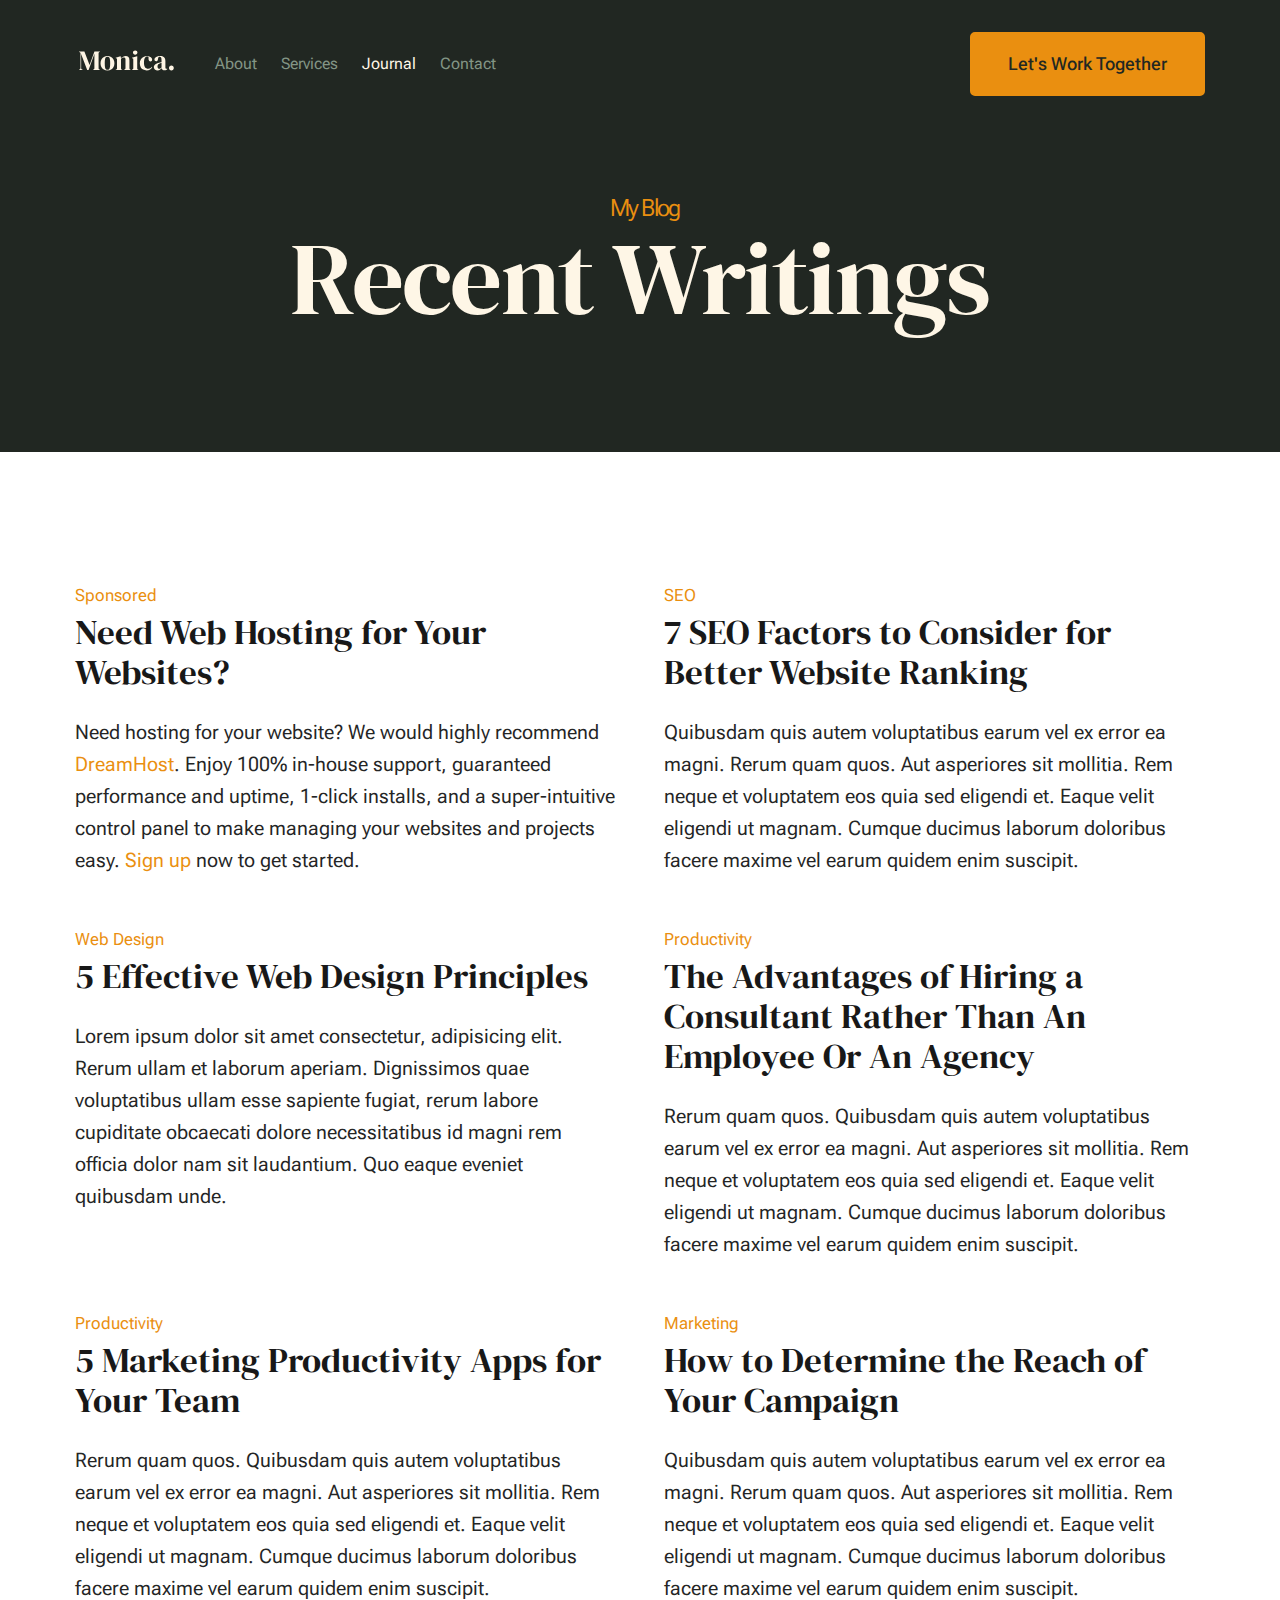
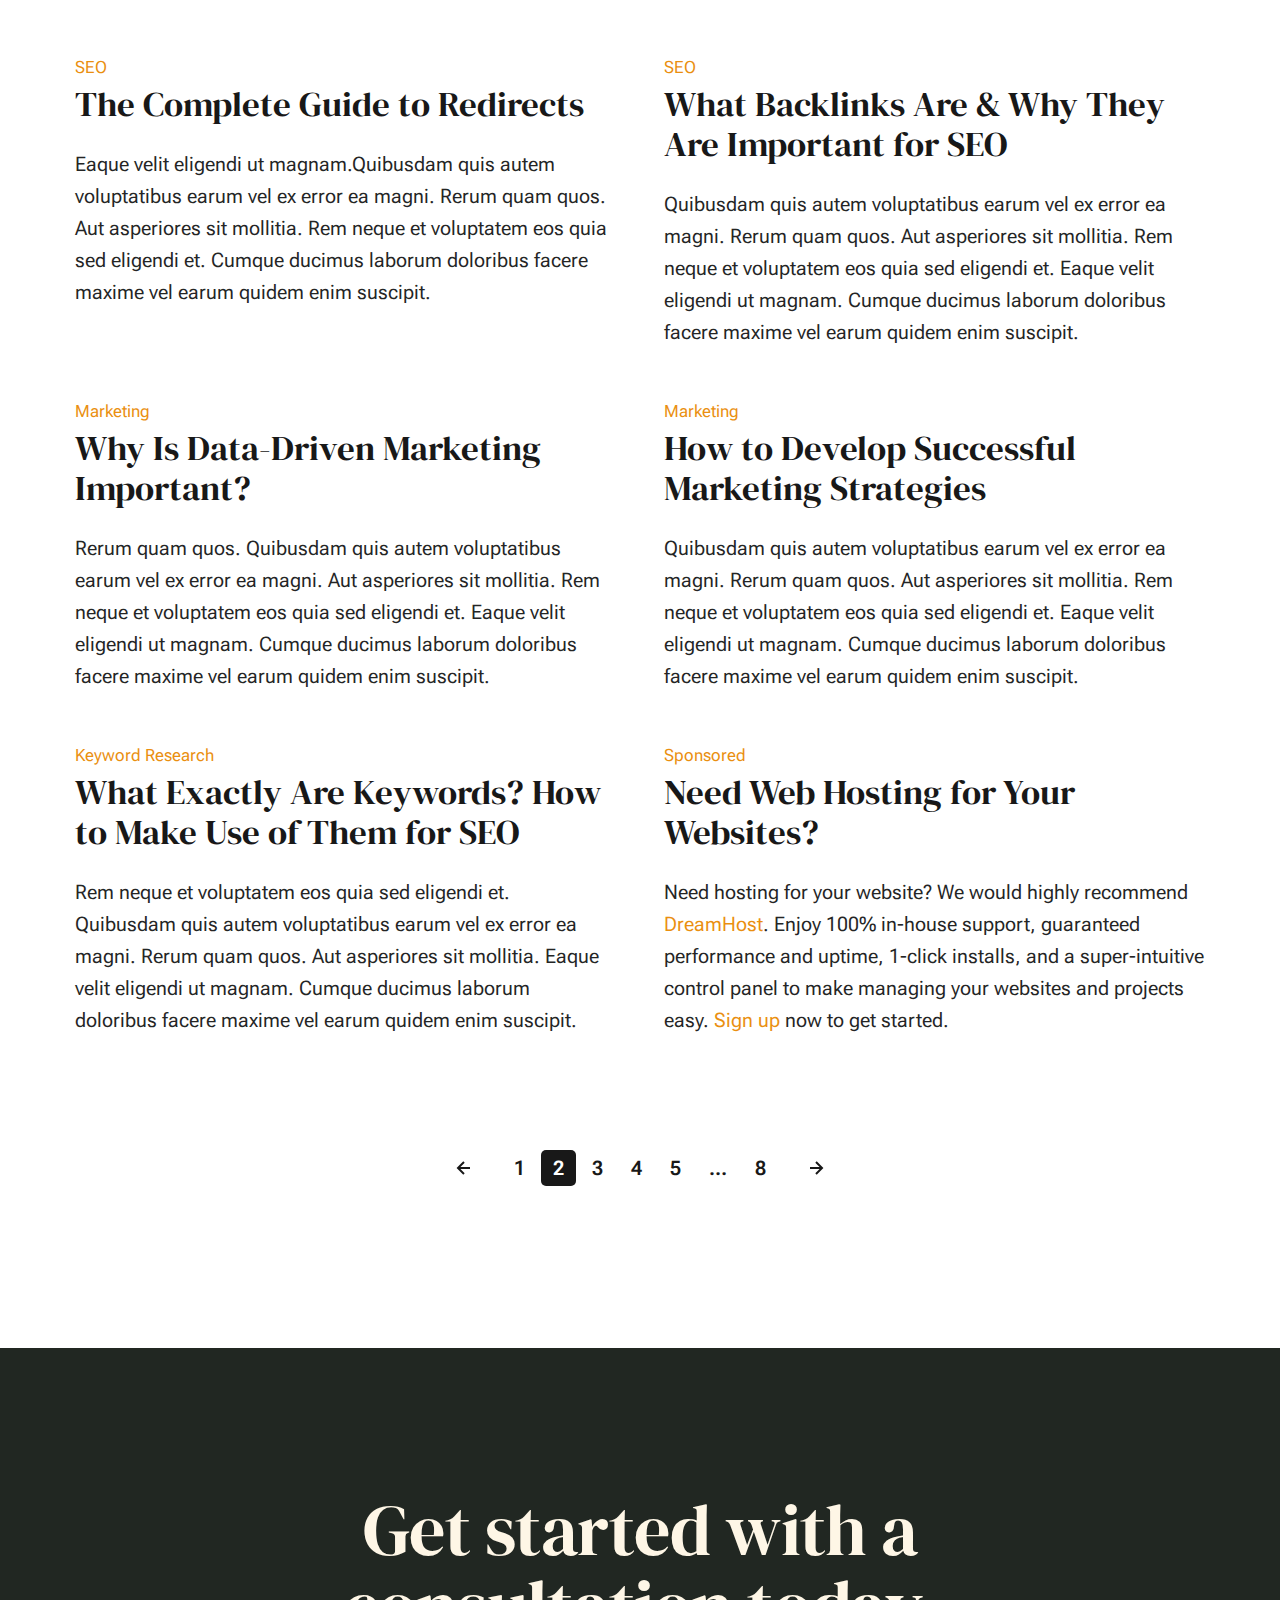
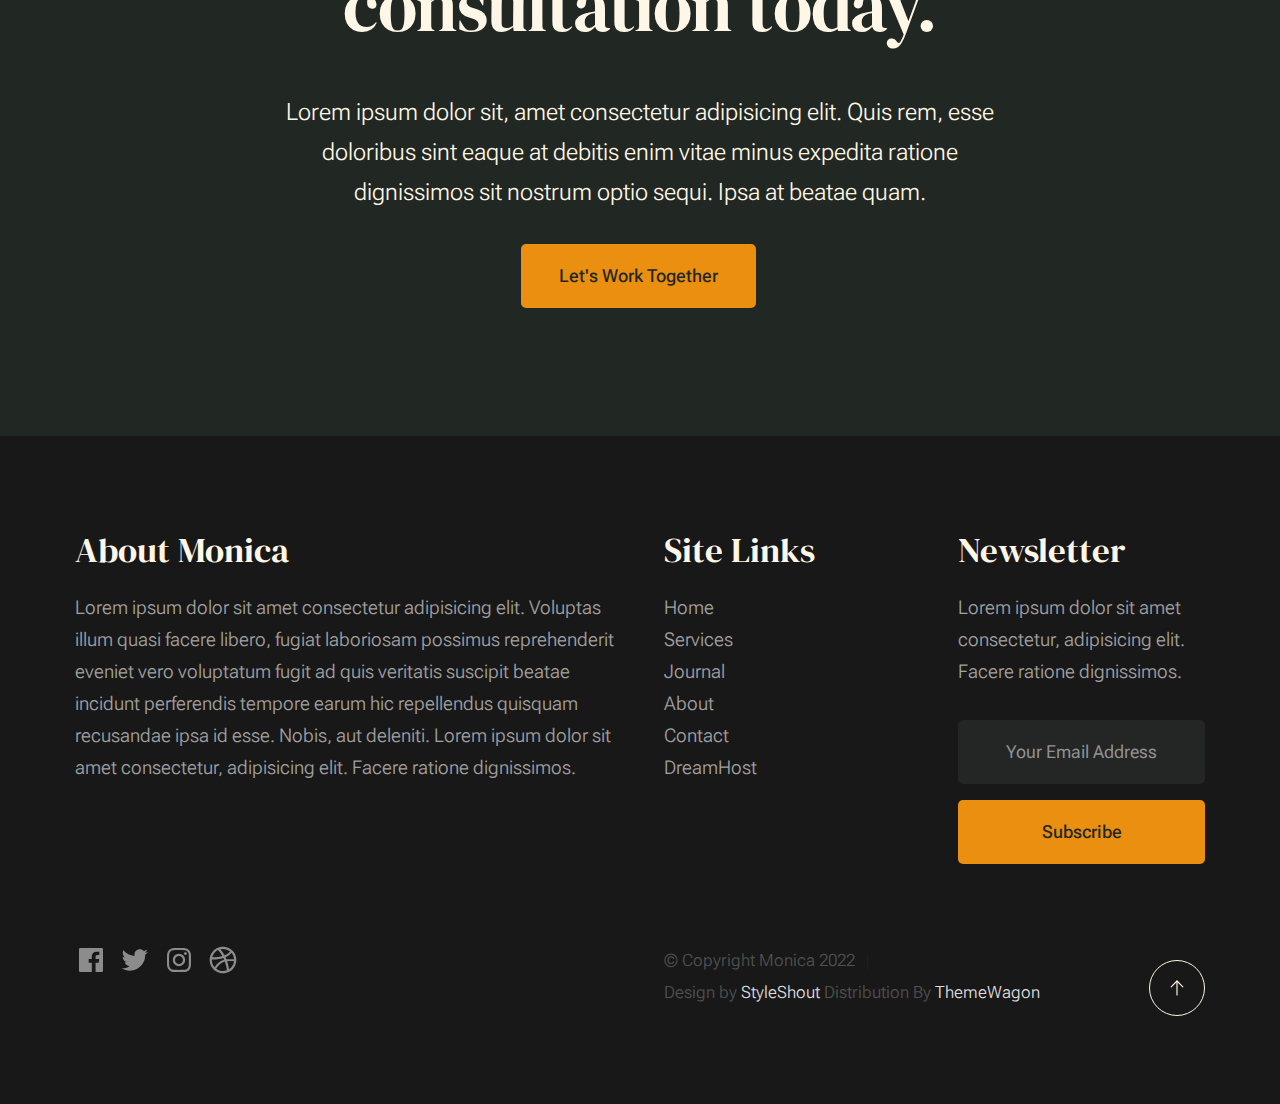
<file: blog.html>
<!DOCTYPE html>
<html lang="en" class="no-js" >
<head>

    <!--- basic page needs
    ================================================== -->
    <meta charset="utf-8">
    <meta name="viewport" content="width=device-width, initial-scale=1">
    <title>Blog - Monica</title>

    <script>
        document.documentElement.classList.remove('no-js');
        document.documentElement.classList.add('js');
    </script>

    <!-- CSS
    ================================================== -->
    <link rel="stylesheet" href="css/vendor.css">
    <link rel="stylesheet" href="css/styles.css">

    <!-- favicons
    ================================================== -->
    <link rel="apple-touch-icon" sizes="180x180" href="apple-touch-icon.png">
    <link rel="icon" type="image/png" sizes="32x32" href="favicon-32x32.png">
    <link rel="icon" type="image/png" sizes="16x16" href="favicon-16x16.png">
    <link rel="manifest" href="site.webmanifest">

</head>


<body id="top">


    <!-- preloader
    ================================================== -->
    <div id="preloader">
        <div id="loader" class="dots-fade">
            <div></div>
            <div></div>
            <div></div>
        </div>
    </div>


    <!-- page wrap
    ================================================== -->
    <div id="page" class="s-pagewrap">

        <!-- # site header 
        ================================================== -->
        <header class="s-header">

            <div class="row s-header__inner width-sixteen-col">

                <div class="s-header__block">
                    <div class="s-header__logo">
                        <a class="logo" href="index.html">
                            <img src="images/logo.svg" alt="Homepage">
                        </a>
                    </div>

                    <a class="s-header__menu-toggle" href="#0"><span>Menu</span></a>
                </div> <!-- end s-header__block -->

                <nav class="s-header__nav">
    
                    <ul class="s-header__menu-links">
                        <li><a href="about.html">About</a></li>
                        <li><a href="services.html">Services</a></li>
                        <li class="current"><a href="blog.html">Journal</a></li>
                        <li><a href="contact.html">Contact</a></li>
                    </ul> <!-- s-header__menu-links -->

                    <div class="s-header__contact">
                        <a href="contact.html" class="btn btn--primary s-header__contact-btn">Let's Work Together</a>                        
                    </div> <!-- s-header__contact -->
    
                </nav> <!-- end s-header__nav -->

            </div> <!-- end s-header__inner -->

        </header> <!-- end s-header -->


        <!-- # site main content
        ================================================== -->
        <section id="content" class="s-content">

               <section class="s-pageheader pageheader">
                    <div class="row">
                        <div class="column xl-12">
                            <h1 class="page-title">
                                <span class="page-title__small-type text-pretitle">My Blog</span>
                                Recent Writings
                            </h1>
                        </div>
                    </div>
               </section>   

               <section class="s-pagecontent pagecontent">

                    <div class="row">
                        <div class="column xl-12 grid-block">          
        
                            <!-- <div class="grid-full">         -->
                                <div class="grid-full grid-list-items">

                                    <div class="grid-list-items__item blog-card">
                                        <div class="blog-card__header">
                                            <div class="blog-card__cat-links">
                                                <a href="blog.html">Sponsored</a>
                                            </div>
                                            <h3 class="blog-card__title"><a href="https://www.dreamhost.com/r.cgi?287326">Need Web Hosting for Your Websites?</a></h3>
                                        </div>
                                        <div class="blog-card__text">
                                            <p>
                                            Need hosting for your website? We would highly recommend <a href="https://www.dreamhost.com/r.cgi?287326">DreamHost</a>.
                                            Enjoy 100% in-house support, guaranteed performance and uptime, 1-click installs, and a super-intuitive control 
                                            panel to make managing your websites and projects easy. <a href="https://www.dreamhost.com/r.cgi?287326">Sign up</a> now to get started.
                                            </p>
                                        </div>
                                    </div> <!-- end blog-card -->
                                    <div class="grid-list-items__item blog-card">
                                        <div class="blog-card__header">
                                            <div class="blog-card__cat-links">
                                                <a href="blog.html">SEO</a>
                                            </div>
                                            <h3 class="blog-card__title"><a href="single.html">7 SEO Factors to Consider for Better Website Ranking</a></h3>
                                        </div>
                                        <div class="blog-card__text">
                                            <p>
                                            Quibusdam quis autem voluptatibus earum vel ex error ea magni. Rerum quam quos. Aut asperiores 
                                            sit mollitia. Rem neque et voluptatem eos quia sed eligendi et. Eaque velit eligendi ut 
                                            magnam. Cumque ducimus laborum doloribus facere maxime vel earum quidem enim suscipit.
                                            </p>
                                        </div>
                                    </div> <!-- end blog-card -->
                                    <div class="grid-list-items__item blog-card">
                                        <div class="blog-card__header">
                                            <div class="blog-card__cat-links">
                                                <a href="blog.html">Web Design</a>
                                            </div>
                                            <h3 class="blog-card__title"><a href="single.html">5 Effective Web Design Principles</a></h3>
                                        </div>
                                        <div class="blog-card__text">
                                            <p>
                                            Lorem ipsum dolor sit amet consectetur, adipisicing elit. Rerum ullam et laborum aperiam. 
                                            Dignissimos quae voluptatibus ullam esse sapiente fugiat, rerum labore cupiditate obcaecati 
                                            dolore necessitatibus id magni rem officia dolor nam sit laudantium. Quo eaque eveniet quibusdam unde. 
                                            </p>
                                        </div>
                                    </div> <!-- end blog card -->
                                    <div class="grid-list-items__item blog-card">
                                        <div class="blog-card__header">
                                            <div class="blog-card__cat-links">
                                                <a href="blog.html">Productivity</a>
                                            </div>
                                            <h3 class="blog-card__title"><a href="single.html">The Advantages of Hiring a Consultant Rather Than An Employee Or An Agency</a></h3>
                                        </div>
                                        <div class="blog-card__text">
                                            <p>
                                            Rerum quam quos. Quibusdam quis autem voluptatibus earum vel ex error ea magni. Aut asperiores 
                                            sit mollitia. Rem neque et voluptatem eos quia sed eligendi et. Eaque velit eligendi ut 
                                            magnam. Cumque ducimus laborum doloribus facere maxime vel earum quidem enim suscipit.
                                            </p>
                                        </div>
                                    </div> <!-- end blog-card -->
                                    <div class="grid-list-items__item blog-card">
                                        <div class="blog-card__header">
                                            <div class="blog-card__cat-links">
                                                <a href="blog.html">Productivity</a>
                                            </div>
                                            <h3 class="blog-card__title"><a href="single.html">5 Marketing Productivity Apps for Your Team</a></h3>
                                        </div>
                                        <div class="blog-card__text">
                                            <p>
                                            Rerum quam quos. Quibusdam quis autem voluptatibus earum vel ex error ea magni. Aut asperiores 
                                            sit mollitia. Rem neque et voluptatem eos quia sed eligendi et. Eaque velit eligendi ut 
                                            magnam. Cumque ducimus laborum doloribus facere maxime vel earum quidem enim suscipit.
                                            </p>
                                        </div>
                                    </div> <!-- end blog-card -->
                                    <div class="grid-list-items__item blog-card">
                                        <div class="blog-card__header">
                                            <div class="blog-card__cat-links">
                                                <a href="blog.html">Marketing</a>
                                            </div>
                                            <h3 class="blog-card__title"><a href="single.html">How to Determine the Reach of Your Campaign</a></h3>
                                        </div>
                                        <div class="blog-card__text">
                                            <p>
                                            Quibusdam quis autem voluptatibus earum vel ex error ea magni. Rerum quam quos. Aut asperiores 
                                            sit mollitia. Rem neque et voluptatem eos quia sed eligendi et. Eaque velit eligendi ut 
                                            magnam. Cumque ducimus laborum doloribus facere maxime vel earum quidem enim suscipit.
                                            </p>
                                        </div>
                                    </div> <!-- end blog-card -->
                                    <div class="grid-list-items__item blog-card">
                                        <div class="blog-card__header">
                                            <div class="blog-card__cat-links">
                                                <a href="blog.html">SEO</a>
                                            </div>
                                            <h3 class="blog-card__title"><a href="single.html">The Complete Guide to Redirects</a></h3>
                                        </div>
                                        <div class="blog-card__text">
                                            <p>
                                            Eaque velit eligendi ut magnam.Quibusdam quis autem voluptatibus earum vel 
                                            ex error ea magni. Rerum quam quos. Aut asperiores sit mollitia. Rem neque et 
                                            voluptatem eos quia sed eligendi et. Cumque ducimus laborum doloribus facere maxime 
                                            vel earum quidem enim suscipit.
                                            </p>
                                        </div>
                                    </div> <!-- end blog card -->
                                    <div class="grid-list-items__item blog-card">
                                        <div class="blog-card__header">
                                            <div class="blog-card__cat-links">
                                                <a href="blog.html">SEO</a>
                                            </div>
                                            <h3 class="blog-card__title"><a href="single.html">What Backlinks Are & Why They Are Important for SEO</a></h3>
                                        </div>
                                        <div class="blog-card__text">
                                            <p>
                                            Quibusdam quis autem voluptatibus earum vel ex error ea magni. Rerum quam quos. Aut asperiores 
                                            sit mollitia. Rem neque et voluptatem eos quia sed eligendi et. Eaque velit eligendi ut 
                                            magnam. Cumque ducimus laborum doloribus facere maxime vel earum quidem enim suscipit.
                                            </p>
                                        </div>
                                    </div> <!-- end blog-card -->
                                    <div class="grid-list-items__item blog-card">
                                        <div class="blog-card__header">
                                            <div class="blog-card__cat-links">
                                                <a href="blog.html">Marketing</a>
                                            </div>
                                            <h3 class="blog-card__title"><a href="single.html">Why Is Data-Driven Marketing Important?</a></h3>
                                        </div>
                                        <div class="blog-card__text">
                                            <p>
                                            Rerum quam quos. Quibusdam quis autem voluptatibus earum vel ex error ea magni. Aut asperiores 
                                            sit mollitia. Rem neque et voluptatem eos quia sed eligendi et. Eaque velit eligendi ut 
                                            magnam. Cumque ducimus laborum doloribus facere maxime vel earum quidem enim suscipit.
                                            </p>
                                        </div>
                                    </div> <!-- end blog card -->
                                    <div class="grid-list-items__item blog-card">
                                        <div class="blog-card__header">
                                            <div class="blog-card__cat-links">
                                                <a href="blog.html">Marketing</a>
                                            </div>
                                            <h3 class="blog-card__title"><a href="single.html">How to Develop Successful Marketing Strategies</a></h3>
                                        </div>
                                        <div class="blog-card__text">
                                            <p>
                                            Quibusdam quis autem voluptatibus earum vel ex error ea magni. Rerum quam quos. Aut asperiores 
                                            sit mollitia. Rem neque et voluptatem eos quia sed eligendi et. Eaque velit eligendi ut 
                                            magnam. Cumque ducimus laborum doloribus facere maxime vel earum quidem enim suscipit.
                                            </p>
                                        </div>
                                    </div> <!-- end blog-card -->
                                    <div class="grid-list-items__item blog-card">
                                        <div class="blog-card__header">
                                            <div class="blog-card__cat-links">
                                                <a href="blog.html">Keyword Research</a>
                                            </div>
                                            <h3 class="blog-card__title"><a href="single.html">What Exactly Are Keywords? How to Make Use of Them for SEO</a></h3>
                                        </div>
                                        <div class="blog-card__text">
                                            <p>
                                            Rem neque et voluptatem eos quia sed eligendi et. Quibusdam quis autem voluptatibus earum vel ex error ea magni. 
                                            Rerum quam quos. Aut asperiores sit mollitia. Eaque velit eligendi ut 
                                            magnam. Cumque ducimus laborum doloribus facere maxime vel earum quidem enim suscipit.
                                            </p>
                                        </div>
                                    </div> <!-- end blog-card -->
                                    <div class="grid-list-items__item blog-card">
                                        <div class="blog-card__header">
                                            <div class="blog-card__cat-links">
                                                <a href="blog.html">Sponsored</a>
                                            </div>
                                            <h3 class="blog-card__title"><a href="https://www.dreamhost.com/r.cgi?287326">Need Web Hosting for Your Websites?</a></h3>
                                        </div>
                                        <div class="blog-card__text">
                                            <p>
                                            Need hosting for your website? We would highly recommend <a href="https://www.dreamhost.com/r.cgi?287326">DreamHost</a>.
                                            Enjoy 100% in-house support, guaranteed performance and uptime, 1-click installs, and a super-intuitive control 
                                            panel to make managing your websites and projects easy. <a href="https://www.dreamhost.com/r.cgi?287326">Sign up</a> now to get started.
                                            </p>
                                        </div>
                                    </div> <!-- end blog card -->
        
                                </div> <!-- grid-list-items -->
                            <!-- </div>     -->

                        </div> <!-- end grid-block-->
                    </div> <!-- end row -->

                    <!-- pagination -->
                    <div class="row navigation pagination">
                        <div class="column xl-12">
                            <nav class="pgn">
                                <ul>
                                    <li>
                                        <a class="pgn__prev" href="#0">
                                            <svg xmlns="http://www.w3.org/2000/svg" width="24" height="24" viewBox="0 0 24 24"><path d="M12.707 17.293L8.414 13H18v-2H8.414l4.293-4.293-1.414-1.414L4.586 12l6.707 6.707z"/></svg>
                                        </a>
                                    </li>
                                    <li><a class="pgn__num" href="#0">1</a></li>
                                    <li><span class="pgn__num current">2</span></li>
                                    <li><a class="pgn__num" href="#0">3</a></li>
                                    <li><a class="pgn__num" href="#0">4</a></li>
                                    <li><a class="pgn__num" href="#0">5</a></li>
                                    <li><span class="pgn__num dots">…</span></li>
                                    <li><a class="pgn__num" href="#0">8</a></li>
                                    <li>
                                        <a class="pgn__next" href="#0">
                                            <svg xmlns="http://www.w3.org/2000/svg" width="24" height="24" viewBox="0 0 24 24"><path d="M11.293 17.293l1.414 1.414L19.414 12l-6.707-6.707-1.414 1.414L15.586 11H6v2h9.586z"/></svg>
                                        </a>
                                    </li>
                                </ul>
                            </nav>
                        </div> <!-- end column -->
                    </div> <!-- end pagination -->

               </section>

        </section> <!-- s-content-->

        <!-- # cta
        ================================================== -->
        <section id="cta" class="s-cta">

            <div class="row row-x-center text-center">
                <div class="column xl-8 lg-12">

                    <div class="s-cta__content">
                        <h2 class="text-display-title">
                        Get started with a consultation today.
                        </h2>
                        <p class="lead">
                        Lorem ipsum dolor sit, amet consectetur adipisicing elit. Quis rem, esse doloribus sint eaque at debitis enim vitae minus expedita ratione dignissimos sit nostrum optio sequi. Ipsa at beatae quam.
                        </p>
                        <a href="contact.html" class="btn btn--primary">Let's Work Together</a>
                    </div>

                </div>
            </div>

        </section> <!-- end s-cta -->


        <!-- # footer 
        ================================================== -->
        <footer class="s-footer">
            <div class="row s-footer__content">
                <div class="column xl-6 lg-6 md-12 s-footer__block s-footer__about">                    
                    <h3>About Monica</h3>
                    <p>
                    Lorem ipsum dolor sit amet consectetur adipisicing elit. Voluptas illum quasi facere libero, 
                    fugiat laboriosam possimus reprehenderit eveniet vero voluptatum fugit ad quis veritatis suscipit beatae 
                    incidunt perferendis tempore earum hic repellendus quisquam recusandae ipsa id esse. Nobis, aut deleniti.
                    Lorem ipsum dolor sit amet consectetur, adipisicing elit. Facere ratione dignissimos.
                    </p>               
                </div>                
                <div class="column xl-3 lg-6 md-12 s-footer__block s-footer__site-links">
                    <h3>Site Links</h3>
                    <ul class="link-list">
                        <li><a href="index.html">Home</a></li>
                        <li><a href="services.html">Services</a></li>
                        <li><a href="blog.html">Journal</a></li>
                        <li><a href="about.html">About</a></li>
                        <li><a href="contact.html">Contact</a></li>
                        <li><a href="https://www.dreamhost.com/r.cgi?287326">DreamHost</a></li>
                    </ul>
                </div>
                <div class="column xl-3 lg-6 md-12 tab-12 s-footer__block s-footer__newsletter">
                    <h3>Newsletter</h3>

                    <p>
                    Lorem ipsum dolor sit amet consectetur, adipisicing elit. Facere ratione dignissimos.
                    </p>

                    <div class="subscribe-form">
                        <form id="mc-form" class="mc-form">
                            <input type="email" name="EMAIL" id="mce-EMAIL" class="u-fullwidth text-center" placeholder="Your Email Address" title="The domain portion of the email address is invalid (the portion after the @)." pattern="^([^\x00-\x20\x22\x28\x29\x2c\x2e\x3a-\x3c\x3e\x40\x5b-\x5d\x7f-\xff]+|\x22([^\x0d\x22\x5c\x80-\xff]|\x5c[\x00-\x7f])*\x22)(\x2e([^\x00-\x20\x22\x28\x29\x2c\x2e\x3a-\x3c\x3e\x40\x5b-\x5d\x7f-\xff]+|\x22([^\x0d\x22\x5c\x80-\xff]|\x5c[\x00-\x7f])*\x22))*\x40([^\x00-\x20\x22\x28\x29\x2c\x2e\x3a-\x3c\x3e\x40\x5b-\x5d\x7f-\xff]+|\x5b([^\x0d\x5b-\x5d\x80-\xff]|\x5c[\x00-\x7f])*\x5d)(\x2e([^\x00-\x20\x22\x28\x29\x2c\x2e\x3a-\x3c\x3e\x40\x5b-\x5d\x7f-\xff]+|\x5b([^\x0d\x5b-\x5d\x80-\xff]|\x5c[\x00-\x7f])*\x5d))*(\.\w{2,})+$" required>
                            <input type="submit" name="subscribe" value="Subscribe" class="btn btn--primary btn--small u-fullwidth">
                            <!-- <div style="position: absolute; left: -5000px;" aria-hidden="true"><input type="text" name="b_cdb7b577e41181934ed6a6a44_9a91cfe7b3" tabindex="-1" value=""></div> -->
                            <div class="mc-status"></div>
                        </form>
                    </div>
                </div>
            </div>    
            
            <div class="row s-footer__bottom">
                <div class="column xl-6 lg-12">
                    <ul class="s-footer__social social-list">
                        <li>
                            <a href="#0">
                                <svg xmlns="http://www.w3.org/2000/svg" width="24" height="24" viewBox="0 0 24 24" style="fill:rgba(0, 0, 0, 1);transform:;-ms-filter:"><path d="M20,3H4C3.447,3,3,3.448,3,4v16c0,0.552,0.447,1,1,1h8.615v-6.96h-2.338v-2.725h2.338v-2c0-2.325,1.42-3.592,3.5-3.592 c0.699-0.002,1.399,0.034,2.095,0.107v2.42h-1.435c-1.128,0-1.348,0.538-1.348,1.325v1.735h2.697l-0.35,2.725h-2.348V21H20 c0.553,0,1-0.448,1-1V4C21,3.448,20.553,3,20,3z"></path></svg>
                                <span class="u-screen-reader-text">Facebook</span>
                            </a>
                        </li>
                        <li>
                            <a href="#0">
                                <svg xmlns="http://www.w3.org/2000/svg" width="24" height="24" viewBox="0 0 24 24" style="fill:rgba(0, 0, 0, 1);transform:;-ms-filter:"><path d="M19.633,7.997c0.013,0.175,0.013,0.349,0.013,0.523c0,5.325-4.053,11.461-11.46,11.461c-2.282,0-4.402-0.661-6.186-1.809 c0.324,0.037,0.636,0.05,0.973,0.05c1.883,0,3.616-0.636,5.001-1.721c-1.771-0.037-3.255-1.197-3.767-2.793 c0.249,0.037,0.499,0.062,0.761,0.062c0.361,0,0.724-0.05,1.061-0.137c-1.847-0.374-3.23-1.995-3.23-3.953v-0.05 c0.537,0.299,1.16,0.486,1.82,0.511C3.534,9.419,2.823,8.184,2.823,6.787c0-0.748,0.199-1.434,0.548-2.032 c1.983,2.443,4.964,4.04,8.306,4.215c-0.062-0.3-0.1-0.611-0.1-0.923c0-2.22,1.796-4.028,4.028-4.028 c1.16,0,2.207,0.486,2.943,1.272c0.91-0.175,1.782-0.512,2.556-0.973c-0.299,0.935-0.936,1.721-1.771,2.22 c0.811-0.088,1.597-0.312,2.319-0.624C21.104,6.712,20.419,7.423,19.633,7.997z"></path></svg>
                                <span class="u-screen-reader-text">Twitter</span>
                            </a>
                        </li>
                        <li>
                            <a href="#0">
                                <svg xmlns="http://www.w3.org/2000/svg" width="24" height="24" viewBox="0 0 24 24" style="fill:rgba(0, 0, 0, 1);transform:;-ms-filter:"><path d="M11.999,7.377c-2.554,0-4.623,2.07-4.623,4.623c0,2.554,2.069,4.624,4.623,4.624c2.552,0,4.623-2.07,4.623-4.624 C16.622,9.447,14.551,7.377,11.999,7.377L11.999,7.377z M11.999,15.004c-1.659,0-3.004-1.345-3.004-3.003 c0-1.659,1.345-3.003,3.004-3.003s3.002,1.344,3.002,3.003C15.001,13.659,13.658,15.004,11.999,15.004L11.999,15.004z"></path><circle cx="16.806" cy="7.207" r="1.078"></circle><path d="M20.533,6.111c-0.469-1.209-1.424-2.165-2.633-2.632c-0.699-0.263-1.438-0.404-2.186-0.42 c-0.963-0.042-1.268-0.054-3.71-0.054s-2.755,0-3.71,0.054C7.548,3.074,6.809,3.215,6.11,3.479C4.9,3.946,3.945,4.902,3.477,6.111 c-0.263,0.7-0.404,1.438-0.419,2.186c-0.043,0.962-0.056,1.267-0.056,3.71c0,2.442,0,2.753,0.056,3.71 c0.015,0.748,0.156,1.486,0.419,2.187c0.469,1.208,1.424,2.164,2.634,2.632c0.696,0.272,1.435,0.426,2.185,0.45 c0.963,0.042,1.268,0.055,3.71,0.055s2.755,0,3.71-0.055c0.747-0.015,1.486-0.157,2.186-0.419c1.209-0.469,2.164-1.424,2.633-2.633 c0.263-0.7,0.404-1.438,0.419-2.186c0.043-0.962,0.056-1.267,0.056-3.71s0-2.753-0.056-3.71C20.941,7.57,20.801,6.819,20.533,6.111z M19.315,15.643c-0.007,0.576-0.111,1.147-0.311,1.688c-0.305,0.787-0.926,1.409-1.712,1.711c-0.535,0.199-1.099,0.303-1.67,0.311 c-0.95,0.044-1.218,0.055-3.654,0.055c-2.438,0-2.687,0-3.655-0.055c-0.569-0.007-1.135-0.112-1.669-0.311 c-0.789-0.301-1.414-0.923-1.719-1.711c-0.196-0.534-0.302-1.099-0.311-1.669c-0.043-0.95-0.053-1.218-0.053-3.654 c0-2.437,0-2.686,0.053-3.655c0.007-0.576,0.111-1.146,0.311-1.687c0.305-0.789,0.93-1.41,1.719-1.712 c0.534-0.198,1.1-0.303,1.669-0.311c0.951-0.043,1.218-0.055,3.655-0.055c2.437,0,2.687,0,3.654,0.055 c0.571,0.007,1.135,0.112,1.67,0.311c0.786,0.303,1.407,0.925,1.712,1.712c0.196,0.534,0.302,1.099,0.311,1.669 c0.043,0.951,0.054,1.218,0.054,3.655c0,2.436,0,2.698-0.043,3.654H19.315z"></path></svg>
                                <span class="u-screen-reader-text">Instagram</span>
                            </a>
                        </li>
                        <li>
                            <a href="#0">
                                <svg xmlns="http://www.w3.org/2000/svg" width="24" height="24" viewBox="0 0 24 24" style="fill: rgba(0, 0, 0, 1);transform: ;msFilter:;"><path d="M20.66 6.98a9.932 9.932 0 0 0-3.641-3.64C15.486 2.447 13.813 2 12 2s-3.486.447-5.02 1.34c-1.533.893-2.747 2.107-3.64 3.64S2 10.187 2 12s.446 3.487 1.34 5.02a9.924 9.924 0 0 0 3.641 3.64C8.514 21.553 10.187 22 12 22s3.486-.447 5.02-1.34a9.932 9.932 0 0 0 3.641-3.64C21.554 15.487 22 13.813 22 12s-.446-3.487-1.34-5.02zM12 3.66c2 0 3.772.64 5.32 1.919-.92 1.174-2.286 2.14-4.1 2.9-1.002-1.813-2.088-3.327-3.261-4.54A7.715 7.715 0 0 1 12 3.66zM5.51 6.8a8.116 8.116 0 0 1 2.711-2.22c1.212 1.201 2.325 2.7 3.34 4.5-2 .6-4.114.9-6.341.9-.573 0-1.006-.013-1.3-.04A8.549 8.549 0 0 1 5.51 6.8zM3.66 12c0-.054.003-.12.01-.2.007-.08.01-.146.01-.2.254.014.641.02 1.161.02 2.666 0 5.146-.367 7.439-1.1.187.373.381.793.58 1.26-1.32.293-2.674 1.006-4.061 2.14S6.4 16.247 5.76 17.5c-1.4-1.587-2.1-3.42-2.1-5.5zM12 20.34c-1.894 0-3.594-.587-5.101-1.759.601-1.187 1.524-2.322 2.771-3.401 1.246-1.08 2.483-1.753 3.71-2.02a29.441 29.441 0 0 1 1.56 6.62 8.166 8.166 0 0 1-2.94.56zm7.08-3.96a8.351 8.351 0 0 1-2.58 2.621c-.24-2.08-.7-4.107-1.379-6.081.932-.066 1.765-.1 2.5-.1.799 0 1.686.034 2.659.1a8.098 8.098 0 0 1-1.2 3.46zm-1.24-5c-1.16 0-2.233.047-3.22.14a27.053 27.053 0 0 0-.68-1.62c2.066-.906 3.532-2.006 4.399-3.3 1.2 1.414 1.854 3.027 1.96 4.84-.812-.04-1.632-.06-2.459-.06z"></path></svg>
                                <span class="u-screen-reader-text">Dribbble</span>
                            </a>
                        </li>
                    </ul> <!-- end s-footer__social -->
                </div>
                <div class="column xl-6 lg-12">
                    <p class="ss-copyright">
                        <span>© Copyright Monica 2022</span> 
                        <span>Design by <a href="https://www.styleshout.com/">StyleShout</a> Distribution By <a href="https://themewagon.com">ThemeWagon</a></span>
                    </p>
                </div>

                <div class="ss-go-top">
                    <a class="smoothscroll" title="Back to Top" href="#top">
                        <svg xmlns="http://www.w3.org/2000/svg" viewBox="0 0 24 24" width="36" height="36" fill="none" stroke="#ffffff" stroke-width="1" stroke-linecap="round" stroke-linejoin="round">&lt;!--!  Atomicons Free 1.00 by @atisalab License - https://atomicons.com/license/ (Icons: CC BY 4.0) Copyright 2021 Atomicons --&gt;<polyline points="17 11 12 6 7 11"></polyline><line x1="12" y1="18" x2="12" y2="6"></line></svg>
                    </a>
                </div> <!-- end ss-go-top -->
            </div>
            
        </footer> <!-- end s-footer -->

    </div> <!-- end page-wrap -->

    <!-- Java Script
    ================================================== -->
    <script src="js/plugins.js"></script>
    <script src="js/main.js"></script>

</body>
</html>
</file>
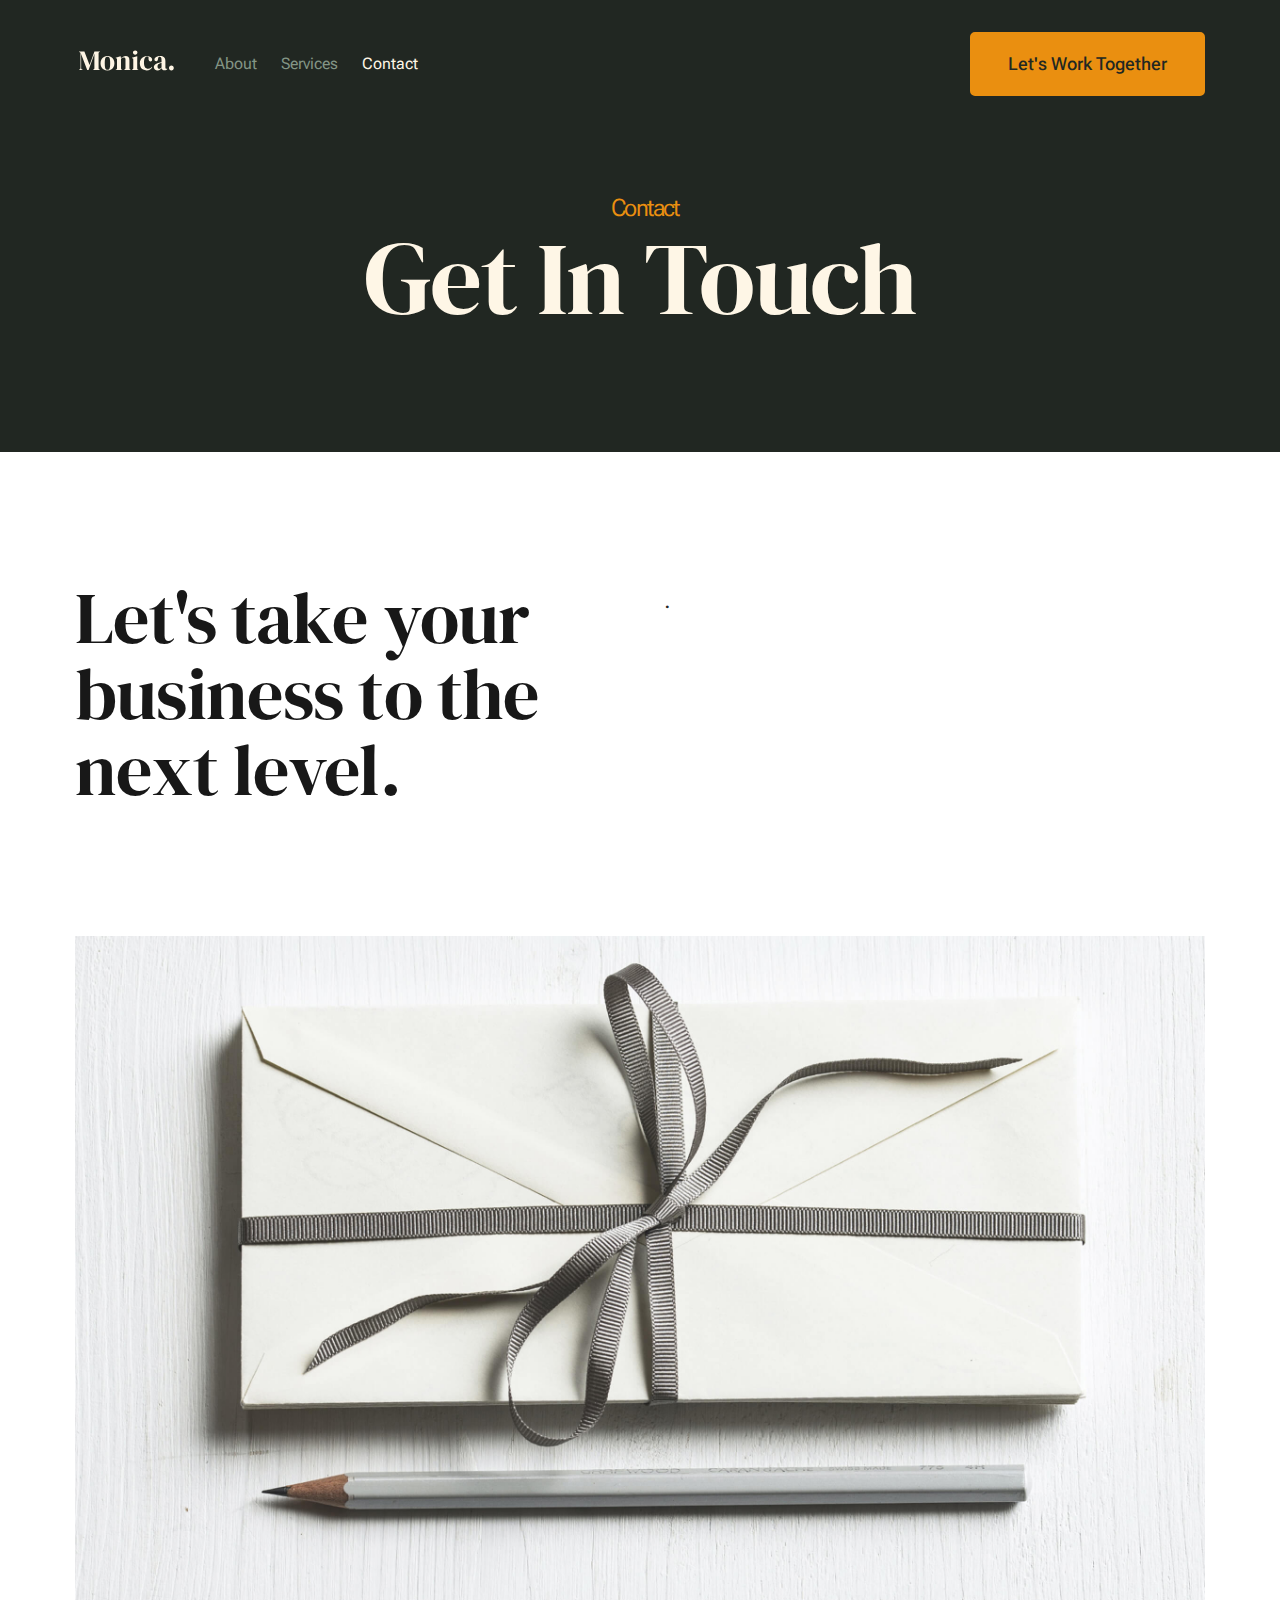
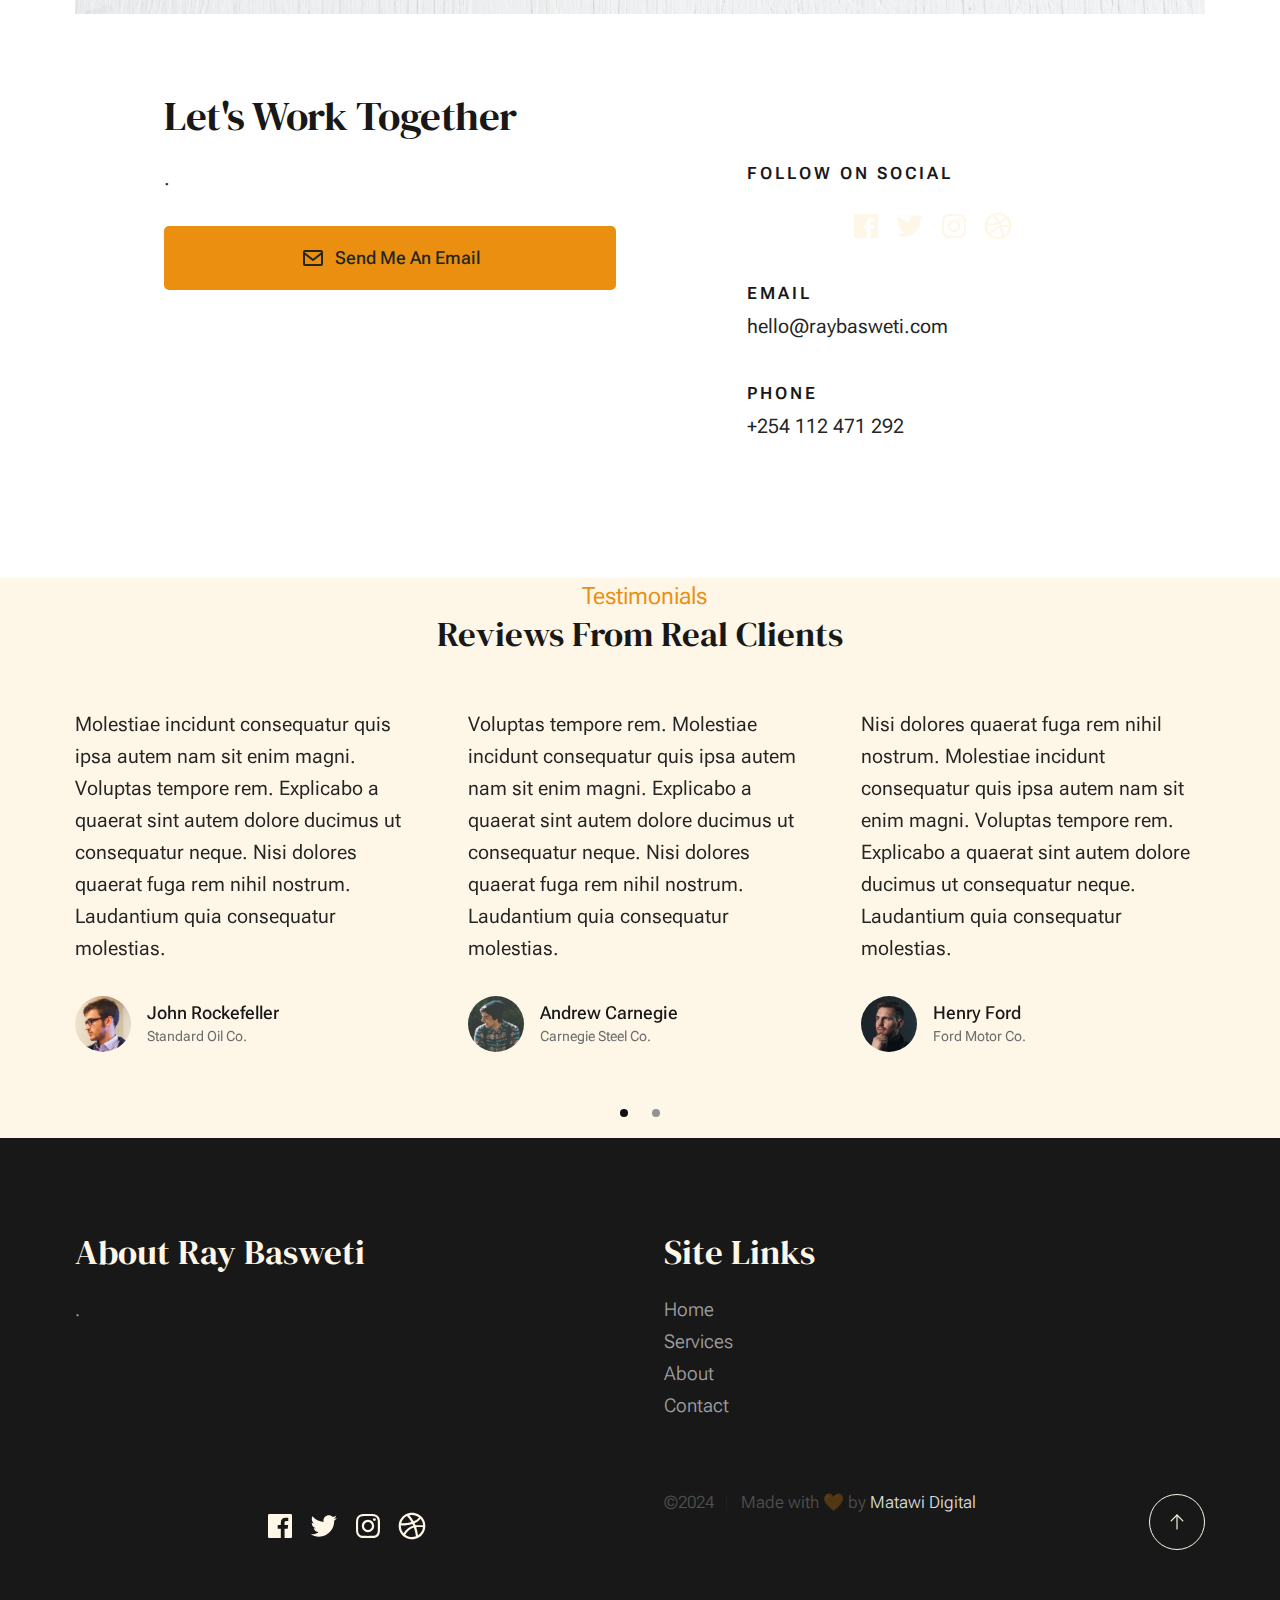
<file: contact.html>
<!DOCTYPE html>
<html lang="en" class="no-js" >
<head>

    <!--- basic page needs
    ================================================== -->
    <meta charset="utf-8">
    <meta name="viewport" content="width=device-width, initial-scale=1">
    <title>Contact - Ray Basweti</title>

    <script>
        document.documentElement.classList.remove('no-js');
        document.documentElement.classList.add('js');
    </script>

    <!-- CSS
    ================================================== -->
    <link rel="stylesheet" href="css/vendor.css">
    <link rel="stylesheet" href="css/styles.css">

    <!-- favicons
    ================================================== -->
    <link rel="apple-touch-icon" sizes="180x180" href="apple-touch-icon.png">
    <link rel="icon" type="image/png" sizes="32x32" href="favicon-32x32.png">
    <link rel="icon" type="image/png" sizes="16x16" href="favicon-16x16.png">
    <link rel="manifest" href="site.webmanifest">

</head>


<body id="top">


    <!-- preloader
    ================================================== -->
    <div id="preloader">
        <div id="loader" class="dots-fade">
            <div></div>
            <div></div>
            <div></div>
        </div>
    </div>


    <!-- page wrap
    ================================================== -->
    <div id="page" class="s-pagewrap">


        <!-- # site header 
        ================================================== -->
        <header class="s-header">
            <div class="row s-header__inner width-sixteen-col">

                <div class="s-header__block">
                    <div class="s-header__logo">
                        <a class="logo" href="index.html">
                            <img src="images/logo.svg" alt="Homepage">
                        </a>
                    </div>

                    <a class="s-header__menu-toggle" href="#0"><span>Menu</span></a>
                </div> <!-- end s-header__block -->

                <nav class="s-header__nav">
    
                    <ul class="s-header__menu-links">
                        <li><a href="about.html">About</a></li>
                        <li><a href="services.html">Services</a></li>
                        <li class="current"><a href="contact.html">Contact</a></li>
                    </ul> <!-- s-header__menu-links -->

                    <div class="s-header__contact">
                        <a href="contact.html" class="btn btn--primary s-header__contact-btn">Let's Work Together</a>                        
                    </div> <!-- s-header__contact -->
    
                </nav> <!-- end s-header__nav -->

            </div> <!-- end s-header__inner -->
        </header> <!-- end s-header -->


        <!-- # site main content
        ================================================== -->
        <section id="content" class="s-content">

               <section class="s-pageheader pageheader">
                    <div class="row">
                        <div class="column xl-12">
                            <h1 class="page-title">
                                <span class="page-title__small-type text-pretitle">Contact</span>
                                Get In Touch
                            </h1>                            
                        </div>
                    </div>
               </section> <!--pageheader -->  

               <section class="s-pagecontent pagecontent">

                    <div class="row pageintro">
                        <div class="column xl-6 lg-12">
                            <h2 class="text-display-title">Let's take your business to the next level.</h2>
                        </div>
                        <div class="column xl-6 lg-12 u-flexitem-x-right">
                            <p class="lead">
                            .
                            </p>
                        </div>                       
                    </div> <!-- pageintro -->   
                    
                    <div class="row pagemedia">
                        <d class="column xl-12">
                            <figure class="page-media">                                
                                <img src="images/thumbs/contact/contact-1200.jpg" 
                                     srcset="images/thumbs/contact/contact-2400.jpg 2400w, 
                                             images/thumbs/contact/contact-1200.jpg 1200w, 
                                             images/thumbs/contact/contact-600.jpg 600w" sizes="(max-width: 2400px) 100vw, 2400px" alt="">
                            </figure>
                        </d>
                    </div> <!-- pagemedia --> 

                    <div class="row width-narrower pagemain">
                        <div class="column xl-12">
                            <h2>Let's Work Together</h2>

                            <div class="row">
                                <div class="column xl-6 md-12 contact-cta">     
                                    <p>
                                    .
                                    </p>
                                    <a href="mailto:basweti.dev@gmail.com" class="btn btn--primary u-fullwidth contact-btn">
                                        <svg xmlns="http://www.w3.org/2000/svg" width="24" height="24" viewBox="0 0 24 24" style="fill: rgba(0, 0, 0, 1);transform: ;msFilter:;"><path d="M20 4H4c-1.103 0-2 .897-2 2v12c0 1.103.897 2 2 2h16c1.103 0 2-.897 2-2V6c0-1.103-.897-2-2-2zm0 2v.511l-8 6.223-8-6.222V6h16zM4 18V9.044l7.386 5.745a.994.994 0 0 0 1.228 0L20 9.044 20.002 18H4z"></path></svg>
                                        Send Me An Email
                                    </a>
                                </div> 
                                <div class="column xl-5 md-12 u-flexitem-x-right">

                                    <div class="contact-block">
                                        <h6>Follow On Social</h6>
                                        <ul class="s-about__social social-list">
                                            <li>
                                                <a href="https://www.facebook.com/ray.basweti">
                                                    <svg xmlns="http://www.w3.org/2000/svg" width="24" height="24" viewBox="0 0 24 24" style="fill:rgba(0, 0, 0, 1);transform:;-ms-filter:"><path d="M20,3H4C3.447,3,3,3.448,3,4v16c0,0.552,0.447,1,1,1h8.615v-6.96h-2.338v-2.725h2.338v-2c0-2.325,1.42-3.592,3.5-3.592 c0.699-0.002,1.399,0.034,2.095,0.107v2.42h-1.435c-1.128,0-1.348,0.538-1.348,1.325v1.735h2.697l-0.35,2.725h-2.348V21H20 c0.553,0,1-0.448,1-1V4C21,3.448,20.553,3,20,3z"></path></svg>
                                                    <span class="u-screen-reader-text">Facebook</span>
                                                </a>
                                            </li>
                                            <li>
                                                <a href="https://www.x.com/TaffCodes">
                                                    <svg xmlns="http://www.w3.org/2000/svg" width="24" height="24" viewBox="0 0 24 24" style="fill:rgba(0, 0, 0, 1);transform:;-ms-filter:"><path d="M19.633,7.997c0.013,0.175,0.013,0.349,0.013,0.523c0,5.325-4.053,11.461-11.46,11.461c-2.282,0-4.402-0.661-6.186-1.809 c0.324,0.037,0.636,0.05,0.973,0.05c1.883,0,3.616-0.636,5.001-1.721c-1.771-0.037-3.255-1.197-3.767-2.793 c0.249,0.037,0.499,0.062,0.761,0.062c0.361,0,0.724-0.05,1.061-0.137c-1.847-0.374-3.23-1.995-3.23-3.953v-0.05 c0.537,0.299,1.16,0.486,1.82,0.511C3.534,9.419,2.823,8.184,2.823,6.787c0-0.748,0.199-1.434,0.548-2.032 c1.983,2.443,4.964,4.04,8.306,4.215c-0.062-0.3-0.1-0.611-0.1-0.923c0-2.22,1.796-4.028,4.028-4.028 c1.16,0,2.207,0.486,2.943,1.272c0.91-0.175,1.782-0.512,2.556-0.973c-0.299,0.935-0.936,1.721-1.771,2.22 c0.811-0.088,1.597-0.312,2.319-0.624C21.104,6.712,20.419,7.423,19.633,7.997z"></path></svg>
                                                    <span class="u-screen-reader-text">Twitter</span>
                                                </a>
                                            </li>
                                            <li>
                                                <a href="https://www.instagram.com/tfortaff">
                                                    <svg xmlns="http://www.w3.org/2000/svg" width="24" height="24" viewBox="0 0 24 24" style="fill:rgba(0, 0, 0, 1);transform:;-ms-filter:"><path d="M11.999,7.377c-2.554,0-4.623,2.07-4.623,4.623c0,2.554,2.069,4.624,4.623,4.624c2.552,0,4.623-2.07,4.623-4.624 C16.622,9.447,14.551,7.377,11.999,7.377L11.999,7.377z M11.999,15.004c-1.659,0-3.004-1.345-3.004-3.003 c0-1.659,1.345-3.003,3.004-3.003s3.002,1.344,3.002,3.003C15.001,13.659,13.658,15.004,11.999,15.004L11.999,15.004z"></path><circle cx="16.806" cy="7.207" r="1.078"></circle><path d="M20.533,6.111c-0.469-1.209-1.424-2.165-2.633-2.632c-0.699-0.263-1.438-0.404-2.186-0.42 c-0.963-0.042-1.268-0.054-3.71-0.054s-2.755,0-3.71,0.054C7.548,3.074,6.809,3.215,6.11,3.479C4.9,3.946,3.945,4.902,3.477,6.111 c-0.263,0.7-0.404,1.438-0.419,2.186c-0.043,0.962-0.056,1.267-0.056,3.71c0,2.442,0,2.753,0.056,3.71 c0.015,0.748,0.156,1.486,0.419,2.187c0.469,1.208,1.424,2.164,2.634,2.632c0.696,0.272,1.435,0.426,2.185,0.45 c0.963,0.042,1.268,0.055,3.71,0.055s2.755,0,3.71-0.055c0.747-0.015,1.486-0.157,2.186-0.419c1.209-0.469,2.164-1.424,2.633-2.633 c0.263-0.7,0.404-1.438,0.419-2.186c0.043-0.962,0.056-1.267,0.056-3.71s0-2.753-0.056-3.71C20.941,7.57,20.801,6.819,20.533,6.111z M19.315,15.643c-0.007,0.576-0.111,1.147-0.311,1.688c-0.305,0.787-0.926,1.409-1.712,1.711c-0.535,0.199-1.099,0.303-1.67,0.311 c-0.95,0.044-1.218,0.055-3.654,0.055c-2.438,0-2.687,0-3.655-0.055c-0.569-0.007-1.135-0.112-1.669-0.311 c-0.789-0.301-1.414-0.923-1.719-1.711c-0.196-0.534-0.302-1.099-0.311-1.669c-0.043-0.95-0.053-1.218-0.053-3.654 c0-2.437,0-2.686,0.053-3.655c0.007-0.576,0.111-1.146,0.311-1.687c0.305-0.789,0.93-1.41,1.719-1.712 c0.534-0.198,1.1-0.303,1.669-0.311c0.951-0.043,1.218-0.055,3.655-0.055c2.437,0,2.687,0,3.654,0.055 c0.571,0.007,1.135,0.112,1.67,0.311c0.786,0.303,1.407,0.925,1.712,1.712c0.196,0.534,0.302,1.099,0.311,1.669 c0.043,0.951,0.054,1.218,0.054,3.655c0,2.436,0,2.698-0.043,3.654H19.315z"></path></svg>
                                                    <span class="u-screen-reader-text">Instagram</span>
                                                </a>
                                            </li>
                                            <li>
                                                <a href="https://www.github.com/TaffCodes">
                                                    <svg xmlns="http://www.w3.org/2000/svg" width="24" height="24" viewBox="0 0 24 24" style="fill: rgba(0, 0, 0, 1);transform: ;msFilter:;"><path d="M20.66 6.98a9.932 9.932 0 0 0-3.641-3.64C15.486 2.447 13.813 2 12 2s-3.486.447-5.02 1.34c-1.533.893-2.747 2.107-3.64 3.64S2 10.187 2 12s.446 3.487 1.34 5.02a9.924 9.924 0 0 0 3.641 3.64C8.514 21.553 10.187 22 12 22s3.486-.447 5.02-1.34a9.932 9.932 0 0 0 3.641-3.64C21.554 15.487 22 13.813 22 12s-.446-3.487-1.34-5.02zM12 3.66c2 0 3.772.64 5.32 1.919-.92 1.174-2.286 2.14-4.1 2.9-1.002-1.813-2.088-3.327-3.261-4.54A7.715 7.715 0 0 1 12 3.66zM5.51 6.8a8.116 8.116 0 0 1 2.711-2.22c1.212 1.201 2.325 2.7 3.34 4.5-2 .6-4.114.9-6.341.9-.573 0-1.006-.013-1.3-.04A8.549 8.549 0 0 1 5.51 6.8zM3.66 12c0-.054.003-.12.01-.2.007-.08.01-.146.01-.2.254.014.641.02 1.161.02 2.666 0 5.146-.367 7.439-1.1.187.373.381.793.58 1.26-1.32.293-2.674 1.006-4.061 2.14S6.4 16.247 5.76 17.5c-1.4-1.587-2.1-3.42-2.1-5.5zM12 20.34c-1.894 0-3.594-.587-5.101-1.759.601-1.187 1.524-2.322 2.771-3.401 1.246-1.08 2.483-1.753 3.71-2.02a29.441 29.441 0 0 1 1.56 6.62 8.166 8.166 0 0 1-2.94.56zm7.08-3.96a8.351 8.351 0 0 1-2.58 2.621c-.24-2.08-.7-4.107-1.379-6.081.932-.066 1.765-.1 2.5-.1.799 0 1.686.034 2.659.1a8.098 8.098 0 0 1-1.2 3.46zm-1.24-5c-1.16 0-2.233.047-3.22.14a27.053 27.053 0 0 0-.68-1.62c2.066-.906 3.532-2.006 4.399-3.3 1.2 1.414 1.854 3.027 1.96 4.84-.812-.04-1.632-.06-2.459-.06z"></path></svg>
                                                    <span class="u-screen-reader-text">GitHub</span>
                                                </a>
                                            </li>
                                        </ul> <!-- end s-footer__social -->
                                    </div>

                                    <div class="contact-block">
                                        <h6>Email</h6>
                                        <a href="mailto:basweti.dev@github.com">hello@raybasweti.com</a>
                                    </div>

                                    <div class="contact-block">
                                        <h6>Phone</h6>
                                        <ul class="contact-list">
                                            <li><a href="tel:0112471292">+254 112 471 292</a></li>
                                        </ul>
                                    </div>

                                </div>
                            </div>
                        </div>                        
                    </div> <!-- end pagemain -->

               </section> <!-- pagecontent -->

               <section class="s-testimonials">

                    <div class="s-testimonials__header row row-x-center text-center">
                        <div class="column xl-8 lg-12">
        
                            <p class="text-pretitle">
                            Testimonials
                            </p>
                            <h3>
                            Reviews From Real Clients
                            </h3>                        
        
                        </div>
                    </div> <!--end s-testimonials__header -->

                    <div class="row s-testimonials__content">
                        <div class="column xl-12 testimonials">

                            <div class="swiper-container testimonials__slider page-slider">

                                <div class="swiper-wrapper">
                                    <div class="testimonials__slide swiper-slide">
                                        <p>
                                        Molestiae incidunt consequatur quis ipsa autem nam sit enim magni. Voluptas tempore rem. 
                                        Explicabo a quaerat sint autem dolore ducimus ut consequatur neque. Nisi dolores quaerat fuga rem nihil nostrum.
                                        Laudantium quia consequatur molestias.
                                        </p>
                                        <div class="testimonials__author">
                                            <img src="images/avatars/user-01.jpg" alt="Author image" class="testimonials__avatar">
                                            <cite class="testimonials__cite">
                                                <strong>John Rockefeller</strong>
                                                <span>Standard Oil Co.</span>
                                            </cite>
                                        </div>
                                    </div>
                                    <div class="testimonials__slide swiper-slide">
                                        <p>
                                        Voluptas tempore rem. Molestiae incidunt consequatur quis ipsa autem nam sit enim magni. 
                                        Explicabo a quaerat sint autem dolore ducimus ut consequatur neque. Nisi dolores quaerat fuga rem nihil nostrum.
                                        Laudantium quia consequatur molestias.
                                        </p>
                                        <div class="testimonials__author">
                                            <img src="images/avatars/user-04.jpg" alt="Author image" class="testimonials__avatar">
                                            <cite class="testimonials__cite">
                                                <strong>Andrew Carnegie</strong>
                                                <span>Carnegie Steel Co.</span>
                                            </cite>
                                        </div>
                                    </div>
                                    <div class="testimonials__slide swiper-slide">
                                        <p>
                                        Nisi dolores quaerat fuga rem nihil nostrum. Molestiae incidunt consequatur quis ipsa autem nam sit enim magni. 
                                        Voluptas tempore rem. Explicabo a quaerat sint autem dolore ducimus ut consequatur neque. 
                                        Laudantium quia consequatur molestias.
                                        </p>
                                        <div class="testimonials__author">
                                            <img src="images/avatars/user-06.jpg" alt="Author image" class="testimonials__avatar">
                                            <cite class="testimonials__cite">
                                                <strong>Henry Ford</strong>
                                                <span>Ford Motor Co.</span>
                                            </cite>
                                        </div>
                                    </div>
                                    <div class="testimonials__slide swiper-slide">
                                        <p>
                                        Molestiae incidunt consequatur quis ipsa autem nam sit enim magni. Voluptas tempore rem. 
                                        Explicabo a quaerat sint autem dolore ducimus ut consequatur neque. Nisi dolores quaerat fuga rem nihil nostrum.
                                        Laudantium quia consequatur molestias.
                                        </p>
                                        <div class="testimonials__author">
                                            <img src="images/avatars/user-02.jpg" alt="Author image" class="testimonials__avatar">
                                            <cite class="testimonials__cite">
                                                <strong>John Morgan</strong>
                                                <span>JP Morgan & Co.</span>
                                            </cite>
                                        </div>
                                    </div> 
                                </div> <!-- end swiper-wrapper --> 

                                <div class="swiper-pagination"></div>

                            </div> <!--end testimonials__slider --> 

                        </div> <!-- testimonials -->
                    </div> <!--end s-testimonials__content -->

               </section> <!-- end s-testimonials -->

        </section> <!-- s-content-->

        <!-- # footer 
        ================================================== -->
        <footer class="s-footer">
            <div class="row s-footer__content">
                <div class="column xl-6 lg-6 md-12 s-footer__block s-footer__about">                    
                    <h3>About Ray Basweti</h3>
                    <p>
                    .
                    </p>               
                </div>                
                <div class="column xl-3 lg-6 md-12 s-footer__block s-footer__site-links">
                    <h3>Site Links</h3>
                    <ul class="link-list">
                        <li><a href="index.html">Home</a></li>
                        <li><a href="services.html">Services</a></li>
                        <li><a href="about.html">About</a></li>
                        <li><a href="contact.html">Contact</a></li>
                    </ul>
                </div>
            </div>    
            
            <div class="row s-footer__bottom">
                <div class="column xl-6 lg-12">
                    <ul class="s-about__social social-list">
                        <li>
                            <a href="https://www.facebook.com/ray.basweti">
                                <svg xmlns="http://www.w3.org/2000/svg" width="24" height="24" viewBox="0 0 24 24" style="fill:rgba(0, 0, 0, 1);transform:;-ms-filter:"><path d="M20,3H4C3.447,3,3,3.448,3,4v16c0,0.552,0.447,1,1,1h8.615v-6.96h-2.338v-2.725h2.338v-2c0-2.325,1.42-3.592,3.5-3.592 c0.699-0.002,1.399,0.034,2.095,0.107v2.42h-1.435c-1.128,0-1.348,0.538-1.348,1.325v1.735h2.697l-0.35,2.725h-2.348V21H20 c0.553,0,1-0.448,1-1V4C21,3.448,20.553,3,20,3z"></path></svg>
                                <span class="u-screen-reader-text">Facebook</span>
                            </a>
                        </li>
                        <li>
                            <a href="https://www.x.com/TaffCodes">
                                <svg xmlns="http://www.w3.org/2000/svg" width="24" height="24" viewBox="0 0 24 24" style="fill:rgba(0, 0, 0, 1);transform:;-ms-filter:"><path d="M19.633,7.997c0.013,0.175,0.013,0.349,0.013,0.523c0,5.325-4.053,11.461-11.46,11.461c-2.282,0-4.402-0.661-6.186-1.809 c0.324,0.037,0.636,0.05,0.973,0.05c1.883,0,3.616-0.636,5.001-1.721c-1.771-0.037-3.255-1.197-3.767-2.793 c0.249,0.037,0.499,0.062,0.761,0.062c0.361,0,0.724-0.05,1.061-0.137c-1.847-0.374-3.23-1.995-3.23-3.953v-0.05 c0.537,0.299,1.16,0.486,1.82,0.511C3.534,9.419,2.823,8.184,2.823,6.787c0-0.748,0.199-1.434,0.548-2.032 c1.983,2.443,4.964,4.04,8.306,4.215c-0.062-0.3-0.1-0.611-0.1-0.923c0-2.22,1.796-4.028,4.028-4.028 c1.16,0,2.207,0.486,2.943,1.272c0.91-0.175,1.782-0.512,2.556-0.973c-0.299,0.935-0.936,1.721-1.771,2.22 c0.811-0.088,1.597-0.312,2.319-0.624C21.104,6.712,20.419,7.423,19.633,7.997z"></path></svg>
                                <span class="u-screen-reader-text">Twitter</span>
                            </a>
                        </li>
                        <li>
                            <a href="https://www.instagram.com/tfortaff">
                                <svg xmlns="http://www.w3.org/2000/svg" width="24" height="24" viewBox="0 0 24 24" style="fill:rgba(0, 0, 0, 1);transform:;-ms-filter:"><path d="M11.999,7.377c-2.554,0-4.623,2.07-4.623,4.623c0,2.554,2.069,4.624,4.623,4.624c2.552,0,4.623-2.07,4.623-4.624 C16.622,9.447,14.551,7.377,11.999,7.377L11.999,7.377z M11.999,15.004c-1.659,0-3.004-1.345-3.004-3.003 c0-1.659,1.345-3.003,3.004-3.003s3.002,1.344,3.002,3.003C15.001,13.659,13.658,15.004,11.999,15.004L11.999,15.004z"></path><circle cx="16.806" cy="7.207" r="1.078"></circle><path d="M20.533,6.111c-0.469-1.209-1.424-2.165-2.633-2.632c-0.699-0.263-1.438-0.404-2.186-0.42 c-0.963-0.042-1.268-0.054-3.71-0.054s-2.755,0-3.71,0.054C7.548,3.074,6.809,3.215,6.11,3.479C4.9,3.946,3.945,4.902,3.477,6.111 c-0.263,0.7-0.404,1.438-0.419,2.186c-0.043,0.962-0.056,1.267-0.056,3.71c0,2.442,0,2.753,0.056,3.71 c0.015,0.748,0.156,1.486,0.419,2.187c0.469,1.208,1.424,2.164,2.634,2.632c0.696,0.272,1.435,0.426,2.185,0.45 c0.963,0.042,1.268,0.055,3.71,0.055s2.755,0,3.71-0.055c0.747-0.015,1.486-0.157,2.186-0.419c1.209-0.469,2.164-1.424,2.633-2.633 c0.263-0.7,0.404-1.438,0.419-2.186c0.043-0.962,0.056-1.267,0.056-3.71s0-2.753-0.056-3.71C20.941,7.57,20.801,6.819,20.533,6.111z M19.315,15.643c-0.007,0.576-0.111,1.147-0.311,1.688c-0.305,0.787-0.926,1.409-1.712,1.711c-0.535,0.199-1.099,0.303-1.67,0.311 c-0.95,0.044-1.218,0.055-3.654,0.055c-2.438,0-2.687,0-3.655-0.055c-0.569-0.007-1.135-0.112-1.669-0.311 c-0.789-0.301-1.414-0.923-1.719-1.711c-0.196-0.534-0.302-1.099-0.311-1.669c-0.043-0.95-0.053-1.218-0.053-3.654 c0-2.437,0-2.686,0.053-3.655c0.007-0.576,0.111-1.146,0.311-1.687c0.305-0.789,0.93-1.41,1.719-1.712 c0.534-0.198,1.1-0.303,1.669-0.311c0.951-0.043,1.218-0.055,3.655-0.055c2.437,0,2.687,0,3.654,0.055 c0.571,0.007,1.135,0.112,1.67,0.311c0.786,0.303,1.407,0.925,1.712,1.712c0.196,0.534,0.302,1.099,0.311,1.669 c0.043,0.951,0.054,1.218,0.054,3.655c0,2.436,0,2.698-0.043,3.654H19.315z"></path></svg>
                                <span class="u-screen-reader-text">Instagram</span>
                            </a>
                        </li>
                        <li>
                            <a href="https://www.github.com/TaffCodes">
                                <svg xmlns="http://www.w3.org/2000/svg" width="24" height="24" viewBox="0 0 24 24" style="fill: rgba(0, 0, 0, 1);transform: ;msFilter:;"><path d="M20.66 6.98a9.932 9.932 0 0 0-3.641-3.64C15.486 2.447 13.813 2 12 2s-3.486.447-5.02 1.34c-1.533.893-2.747 2.107-3.64 3.64S2 10.187 2 12s.446 3.487 1.34 5.02a9.924 9.924 0 0 0 3.641 3.64C8.514 21.553 10.187 22 12 22s3.486-.447 5.02-1.34a9.932 9.932 0 0 0 3.641-3.64C21.554 15.487 22 13.813 22 12s-.446-3.487-1.34-5.02zM12 3.66c2 0 3.772.64 5.32 1.919-.92 1.174-2.286 2.14-4.1 2.9-1.002-1.813-2.088-3.327-3.261-4.54A7.715 7.715 0 0 1 12 3.66zM5.51 6.8a8.116 8.116 0 0 1 2.711-2.22c1.212 1.201 2.325 2.7 3.34 4.5-2 .6-4.114.9-6.341.9-.573 0-1.006-.013-1.3-.04A8.549 8.549 0 0 1 5.51 6.8zM3.66 12c0-.054.003-.12.01-.2.007-.08.01-.146.01-.2.254.014.641.02 1.161.02 2.666 0 5.146-.367 7.439-1.1.187.373.381.793.58 1.26-1.32.293-2.674 1.006-4.061 2.14S6.4 16.247 5.76 17.5c-1.4-1.587-2.1-3.42-2.1-5.5zM12 20.34c-1.894 0-3.594-.587-5.101-1.759.601-1.187 1.524-2.322 2.771-3.401 1.246-1.08 2.483-1.753 3.71-2.02a29.441 29.441 0 0 1 1.56 6.62 8.166 8.166 0 0 1-2.94.56zm7.08-3.96a8.351 8.351 0 0 1-2.58 2.621c-.24-2.08-.7-4.107-1.379-6.081.932-.066 1.765-.1 2.5-.1.799 0 1.686.034 2.659.1a8.098 8.098 0 0 1-1.2 3.46zm-1.24-5c-1.16 0-2.233.047-3.22.14a27.053 27.053 0 0 0-.68-1.62c2.066-.906 3.532-2.006 4.399-3.3 1.2 1.414 1.854 3.027 1.96 4.84-.812-.04-1.632-.06-2.459-.06z"></path></svg>
                                <span class="u-screen-reader-text">GitHub</span>
                            </a>
                        </li>
                    </ul> <!-- end s-footer__social -->
                </div>
                <div class="column xl-6 lg-12">
                    <p class="ss-copyright">
                        <span>©2024</span> 
                        <span>Made with 🧡  by <a href="https://www.matawidigital.co.ke/">Matawi Digital</a></span>
                    </p>
                </div>

                <div class="ss-go-top">
                    <a class="smoothscroll" title="Back to Top" href="#top">
                        <svg xmlns="http://www.w3.org/2000/svg" viewBox="0 0 24 24" width="36" height="36" fill="none" stroke="#ffffff" stroke-width="1" stroke-linecap="round" stroke-linejoin="round">&lt;!--!  Atomicons Free 1.00 by @atisalab License - https://atomicons.com/license/ (Icons: CC BY 4.0) Copyright 2021 Atomicons --&gt;<polyline points="17 11 12 6 7 11"></polyline><line x1="12" y1="18" x2="12" y2="6"></line></svg>
                    </a>
                </div> <!-- end ss-go-top -->
            </div>
            
        </footer> <!-- end s-footer -->

    </div> <!-- end page-wrap -->

    <!-- Java Script
    ================================================== -->
    <script src="js/plugins.js"></script>
    <script src="js/main.js"></script>

</body>
</html>
</file>
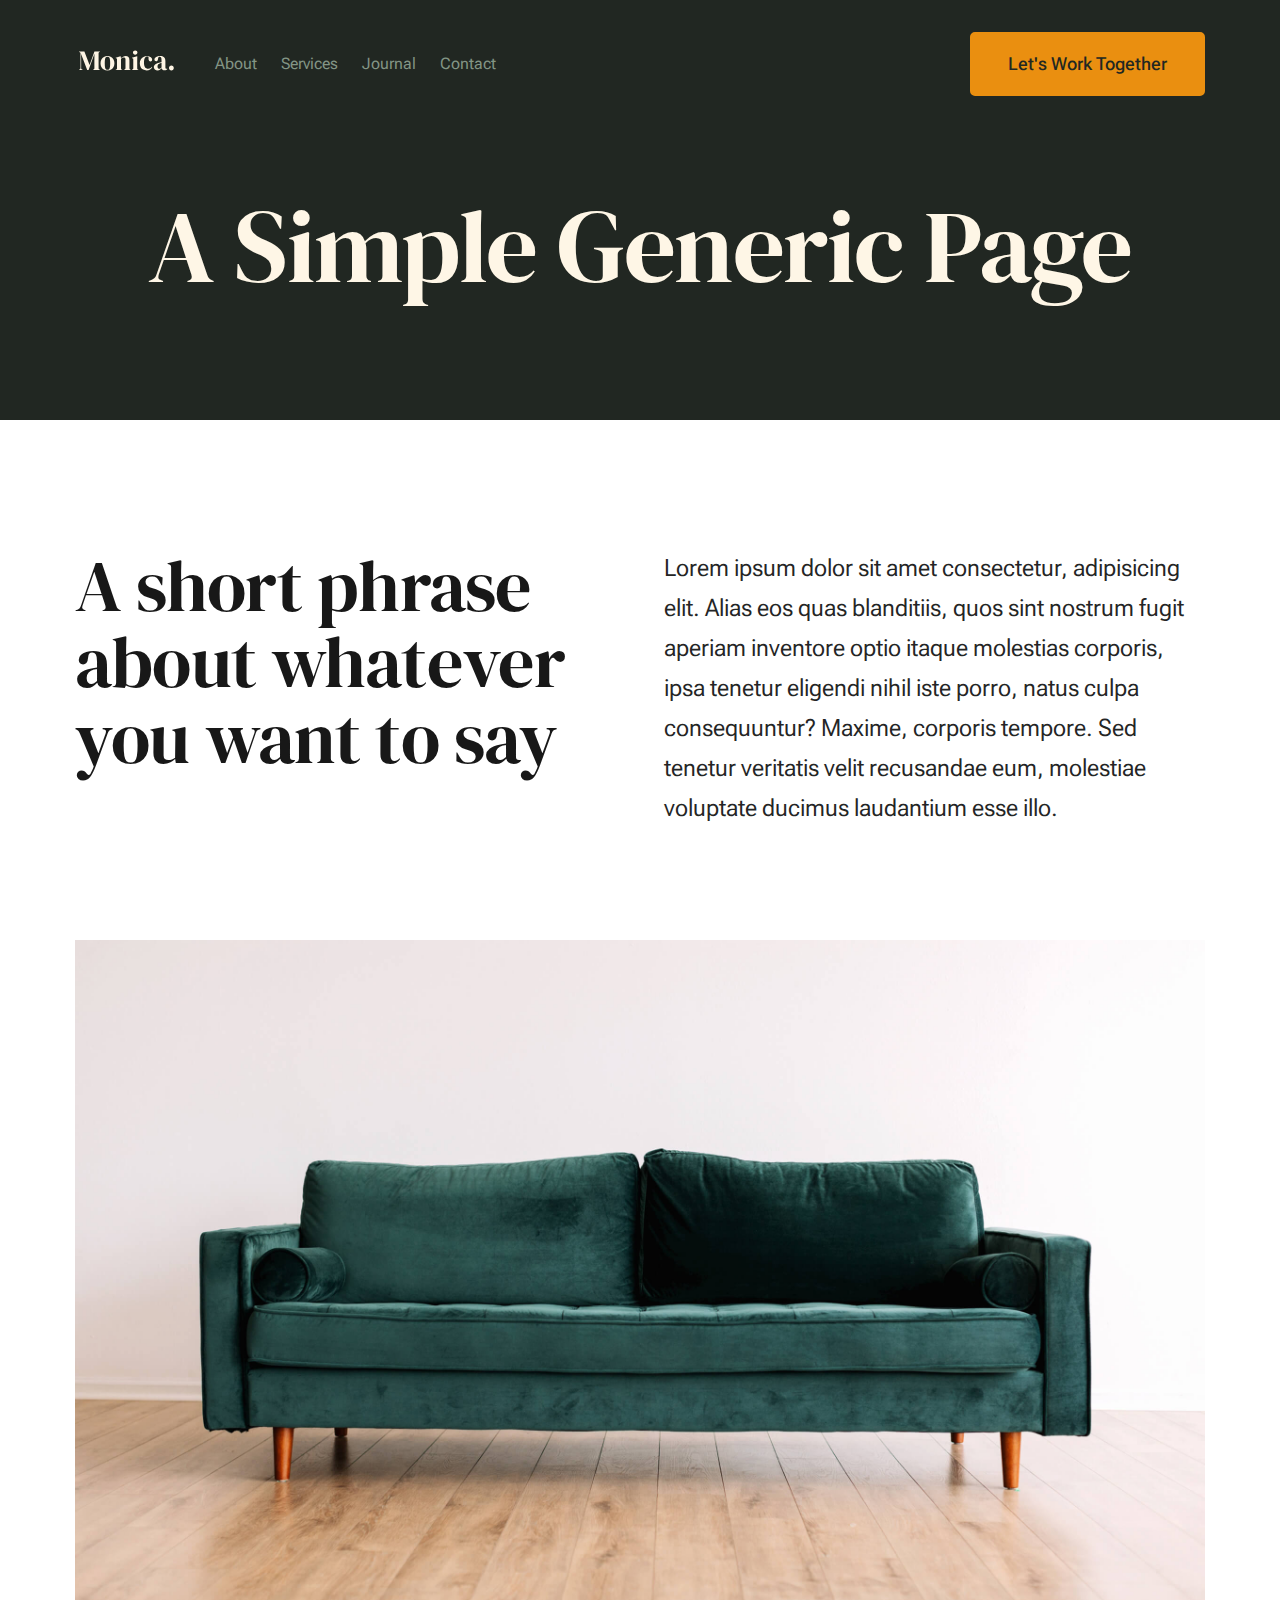
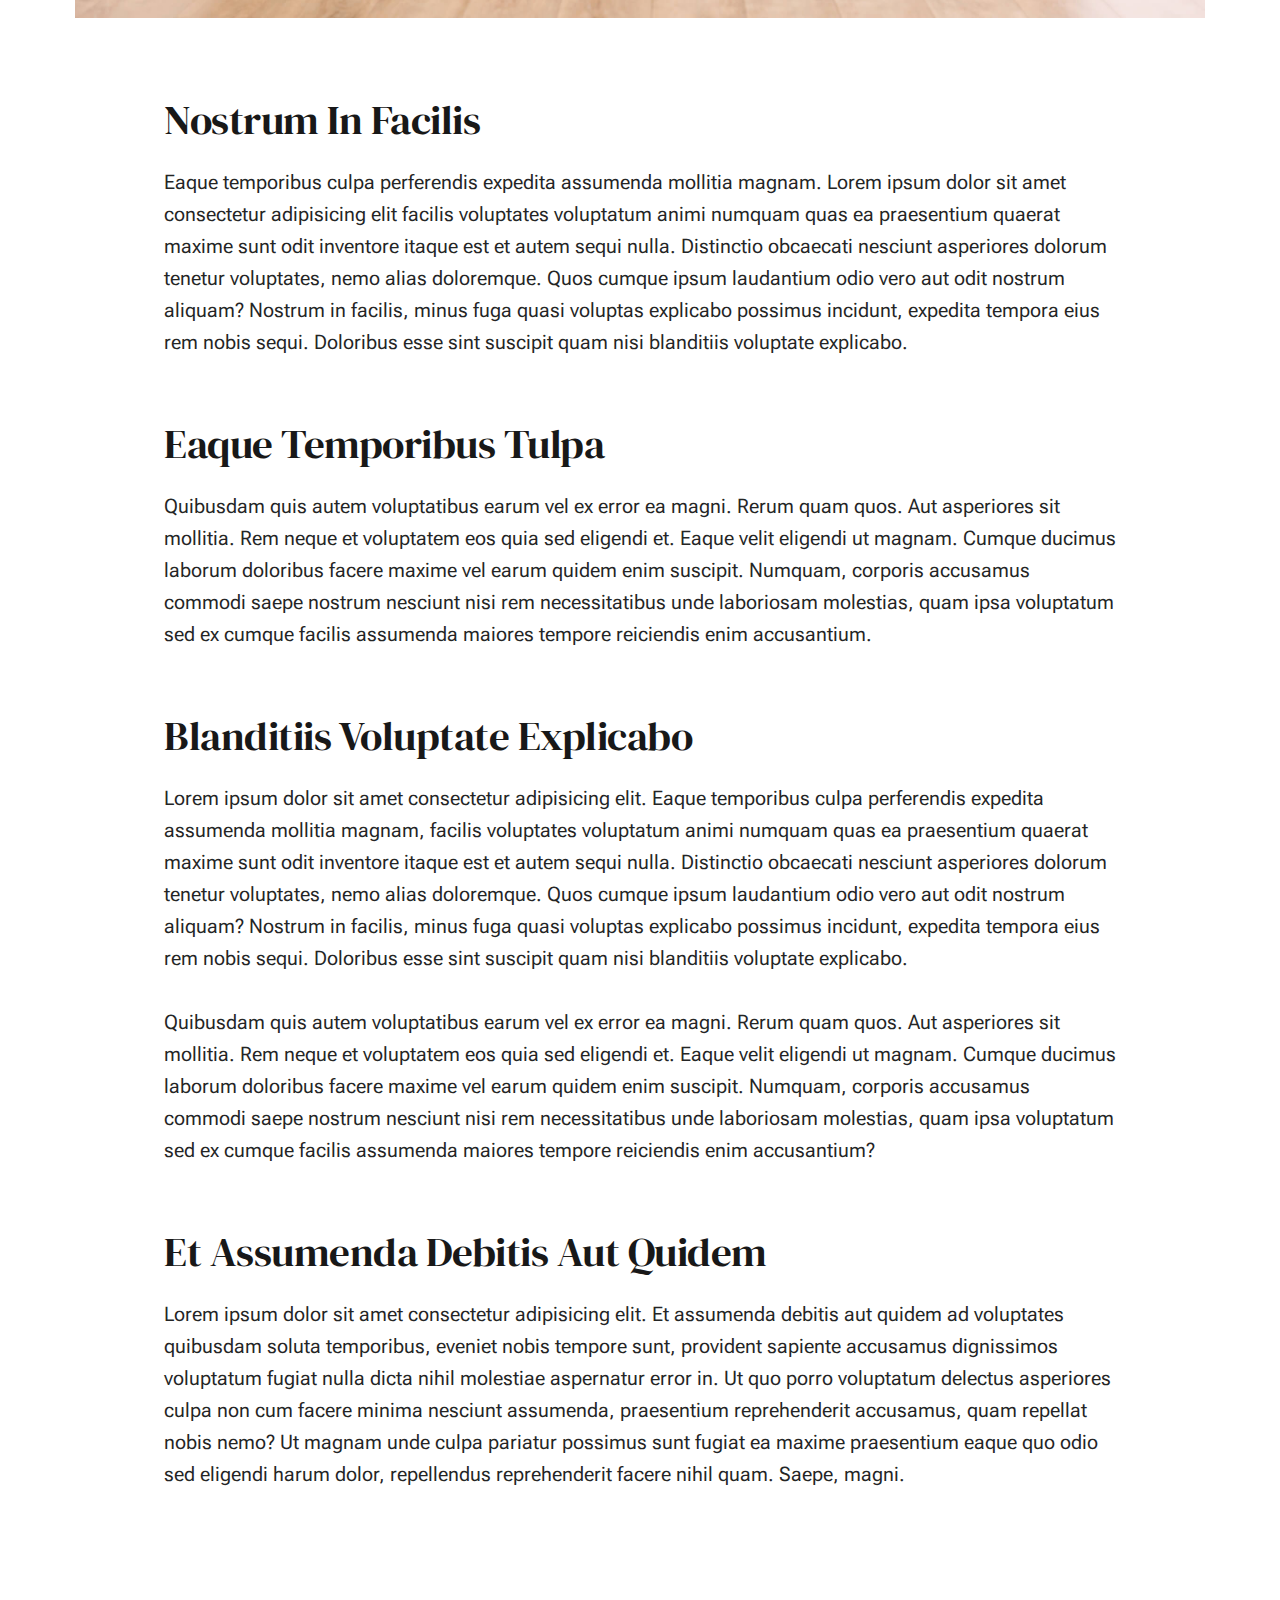
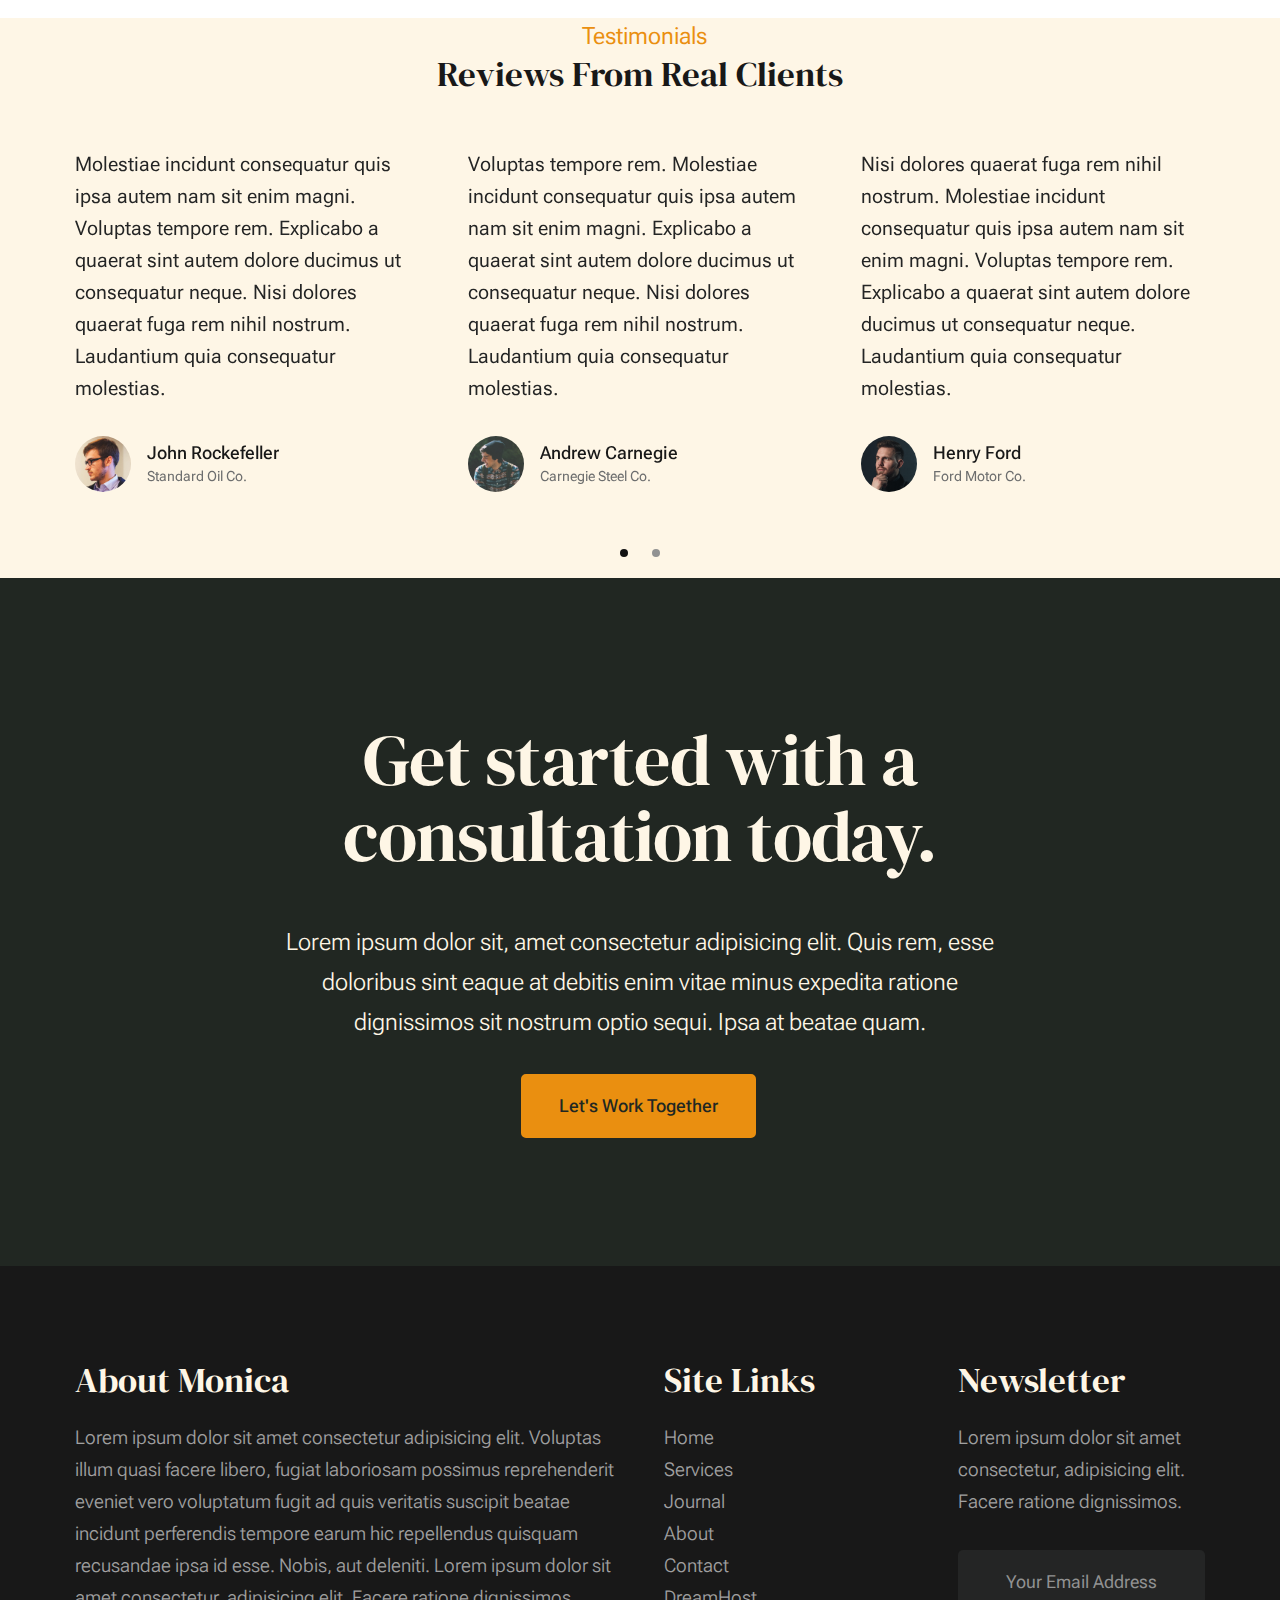
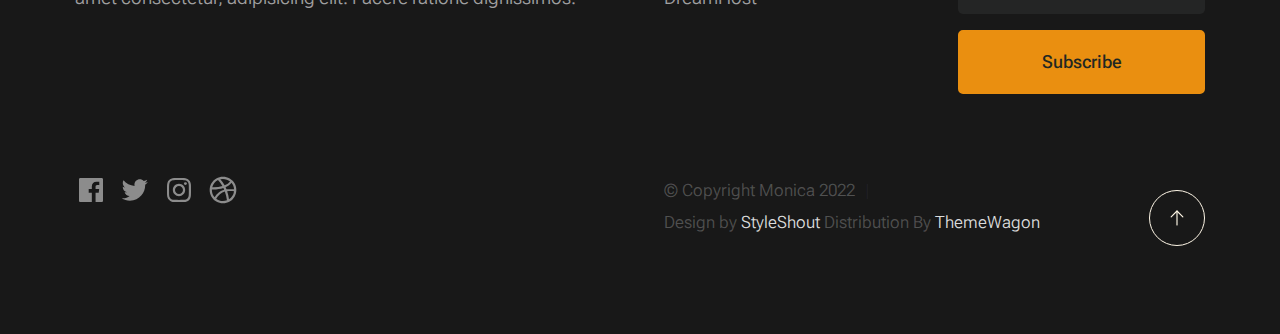
<file: generic.html>
<!DOCTYPE html>
<html lang="en" class="no-js" >
<head>

    <!--- basic page needs
    ================================================== -->
    <meta charset="utf-8">
    <meta name="viewport" content="width=device-width, initial-scale=1">
    <title>Generic - Monica</title>

    <script>
        document.documentElement.classList.remove('no-js');
        document.documentElement.classList.add('js');
    </script>

    <!-- CSS
    ================================================== -->
    <link rel="stylesheet" href="css/vendor.css">
    <link rel="stylesheet" href="css/styles.css">

    <!-- favicons
    ================================================== -->
    <link rel="apple-touch-icon" sizes="180x180" href="apple-touch-icon.png">
    <link rel="icon" type="image/png" sizes="32x32" href="favicon-32x32.png">
    <link rel="icon" type="image/png" sizes="16x16" href="favicon-16x16.png">
    <link rel="manifest" href="site.webmanifest">

</head>


<body id="top">


    <!-- preloader
    ================================================== -->
    <div id="preloader">
        <div id="loader" class="dots-fade">
            <div></div>
            <div></div>
            <div></div>
        </div>
    </div>


    <!-- page wrap
    ================================================== -->
    <div id="page" class="s-pagewrap">


        <!-- # site header 
        ================================================== -->
        <header class="s-header">

            <div class="row s-header__inner width-sixteen-col">

                <div class="s-header__block">
                    <div class="s-header__logo">
                        <a class="logo" href="index.html">
                            <img src="images/logo.svg" alt="Homepage">
                        </a>
                    </div>

                    <a class="s-header__menu-toggle" href="#0"><span>Menu</span></a>
                </div> <!-- end s-header__block -->

                <nav class="s-header__nav">
    
                    <ul class="s-header__menu-links">
                        <li><a href="about.html">About</a></li>
                        <li><a href="services.html">Services</a></li>
                        <li><a href="blog.html">Journal</a></li>
                        <li><a href="contact.html">Contact</a></li>
                    </ul> <!-- s-header__menu-links -->

                    <div class="s-header__contact">
                        <a href="contact.html" class="btn btn--primary s-header__contact-btn">Let's Work Together</a>                        
                    </div> <!-- s-header__contact -->
    
                </nav> <!-- end s-header__nav -->

            </div> <!-- end s-header__inner -->

        </header> <!-- end s-header -->


        <!-- # site main content
        ================================================== -->
        <section id="content" class="s-content">

               <section class="s-pageheader pageheader">
                    <div class="row">
                        <div class="column xl-12">
                            <h1 class="page-title">
                               A Simple Generic Page
                            </h1>
                            
                        </div>
                    </div>
               </section> <!-- end pageheader --> 

               <section class="s-pagecontent pagecontent">

                    <div class="row pageintro">
                        <div class="column xl-6 lg-12">
                            <h2 class="text-display-title">A short phrase about whatever you want to say</h2>
                        </div>
                        <div class="column xl-6 lg-12 u-flexitem-x-right">
                            <p class="lead">
                            Lorem ipsum dolor sit amet consectetur, adipisicing elit. Alias eos quas blanditiis, quos sint nostrum fugit aperiam 
                            inventore optio itaque molestias corporis, ipsa tenetur eligendi nihil iste porro, natus culpa consequuntur? Maxime, 
                            corporis tempore. Sed tenetur veritatis velit recusandae eum, molestiae voluptate ducimus laudantium esse illo. 
                            </p>
                        </div>                       
                    </div> <!-- end pageintro -->   
                    
                    <div class="row pagemedia">
                        <d class="column xl-12">
                            <figure class="page-media">                                
                                <img src="images/sample-1200.jpg" 
                                     srcset="images/sample-2400.jpg 2400w, 
                                             images/sample-1200.jpg 1200w, 
                                             images/sample-600.jpg 600w" sizes="(max-width: 2400px) 100vw, 2400px" alt="">
                            </figure>
                        </d>
                    </div> <!-- end pagemedia -->

                    <div class="row width-narrower pagemain">
                        <div class="column xl-12"> 

                            <h2>Nostrum In Facilis</h2>
                            <p>
                            Eaque temporibus culpa perferendis expedita assumenda mollitia magnam. Lorem ipsum dolor sit amet consectetur adipisicing elit
                            facilis voluptates voluptatum animi numquam quas ea praesentium quaerat maxime sunt odit inventore itaque est et autem sequi nulla. 
                            Distinctio obcaecati nesciunt asperiores dolorum tenetur voluptates, nemo alias doloremque. Quos cumque ipsum laudantium odio vero 
                            aut odit nostrum aliquam? Nostrum in facilis, minus fuga quasi voluptas explicabo possimus incidunt, expedita tempora eius rem nobis sequi. 
                            Doloribus esse sint suscipit quam nisi blanditiis voluptate explicabo.
                            </p>

                            <h2>Eaque Temporibus Tulpa</h2>

                            <p>
                            Quibusdam quis autem voluptatibus earum vel ex error ea magni. Rerum quam quos. Aut asperiores sit mollitia. Rem neque et voluptatem 
                            eos quia sed eligendi et. Eaque velit eligendi ut magnam. Cumque ducimus laborum doloribus facere maxime vel earum quidem enim suscipit. 
                            Numquam, corporis accusamus commodi saepe nostrum nesciunt nisi rem necessitatibus unde laboriosam molestias, quam ipsa voluptatum sed 
                            ex cumque facilis assumenda maiores tempore reiciendis enim accusantium.
                            </p>

                            <h2>Blanditiis Voluptate Explicabo</h2>
                            <p>
                            Lorem ipsum dolor sit amet consectetur adipisicing elit. Eaque temporibus culpa perferendis expedita assumenda mollitia magnam, 
                            facilis voluptates voluptatum animi numquam quas ea praesentium quaerat maxime sunt odit inventore itaque est et autem sequi nulla. 
                            Distinctio obcaecati nesciunt asperiores dolorum tenetur voluptates, nemo alias doloremque. Quos cumque ipsum laudantium odio vero aut 
                            odit nostrum aliquam? Nostrum in facilis, minus fuga quasi voluptas explicabo possimus incidunt, expedita tempora eius rem nobis sequi. 
                            Doloribus esse sint suscipit quam nisi blanditiis voluptate explicabo.
                            </p>

                            <p>
                            Quibusdam quis autem voluptatibus earum vel ex error ea magni. Rerum quam quos. Aut asperiores sit mollitia. Rem neque et voluptatem 
                            eos quia sed eligendi et. Eaque velit eligendi ut magnam. Cumque ducimus laborum doloribus facere maxime vel earum quidem enim suscipit. 
                            Numquam, corporis accusamus commodi saepe nostrum nesciunt nisi rem necessitatibus unde laboriosam molestias, quam ipsa voluptatum sed 
                            ex cumque facilis assumenda maiores tempore reiciendis enim accusantium?
                            </p>                   

                            <h2>Et Assumenda Debitis Aut Quidem</h2>
                            <p>
                            Lorem ipsum dolor sit amet consectetur adipisicing elit. Et assumenda debitis aut quidem ad voluptates quibusdam soluta temporibus, 
                            eveniet nobis tempore sunt, provident sapiente accusamus dignissimos voluptatum fugiat nulla dicta nihil molestiae aspernatur error in. 
                            Ut quo porro voluptatum delectus asperiores culpa non cum facere minima nesciunt assumenda, praesentium reprehenderit accusamus, quam 
                            repellat nobis nemo? Ut magnam unde culpa pariatur possimus sunt fugiat ea maxime praesentium eaque quo odio sed eligendi harum dolor, 
                            repellendus reprehenderit facere nihil quam. Saepe, magni.
                            </p>

                        </div> <!-- end grid-block-->
                    </div> <!-- end pagemain -->

               </section> <!-- pagecontent -->

               <section class="s-testimonials">

                    <div class="s-testimonials__header row row-x-center text-center">
                        <div class="column xl-8 lg-12">
        
                            <p class="text-pretitle">
                            Testimonials
                            </p>
                            <h3>
                            Reviews From Real Clients
                            </h3>                        
        
                        </div>
                    </div> <!--end s-testimonials__header -->

                    <div class="row s-testimonials__content">
                        <div class="column xl-12 testimonials">

                            <div class="swiper-container testimonials__slider page-slider">

                                <div class="swiper-wrapper">
                                    <div class="testimonials__slide swiper-slide">
                                        <p>
                                        Molestiae incidunt consequatur quis ipsa autem nam sit enim magni. Voluptas tempore rem. 
                                        Explicabo a quaerat sint autem dolore ducimus ut consequatur neque. Nisi dolores quaerat fuga rem nihil nostrum.
                                        Laudantium quia consequatur molestias.
                                        </p>
                                        <div class="testimonials__author">
                                            <img src="images/avatars/user-01.jpg" alt="Author image" class="testimonials__avatar">
                                            <cite class="testimonials__cite">
                                                <strong>John Rockefeller</strong>
                                                <span>Standard Oil Co.</span>
                                            </cite>
                                        </div>
                                    </div>
                                    <div class="testimonials__slide swiper-slide">
                                        <p>
                                        Voluptas tempore rem. Molestiae incidunt consequatur quis ipsa autem nam sit enim magni. 
                                        Explicabo a quaerat sint autem dolore ducimus ut consequatur neque. Nisi dolores quaerat fuga rem nihil nostrum.
                                        Laudantium quia consequatur molestias.
                                        </p>
                                        <div class="testimonials__author">
                                            <img src="images/avatars/user-04.jpg" alt="Author image" class="testimonials__avatar">
                                            <cite class="testimonials__cite">
                                                <strong>Andrew Carnegie</strong>
                                                <span>Carnegie Steel Co.</span>
                                            </cite>
                                        </div>
                                    </div>
                                    <div class="testimonials__slide swiper-slide">
                                        <p>
                                        Nisi dolores quaerat fuga rem nihil nostrum. Molestiae incidunt consequatur quis ipsa autem nam sit enim magni. 
                                        Voluptas tempore rem. Explicabo a quaerat sint autem dolore ducimus ut consequatur neque. 
                                        Laudantium quia consequatur molestias.
                                        </p>
                                        <div class="testimonials__author">
                                            <img src="images/avatars/user-06.jpg" alt="Author image" class="testimonials__avatar">
                                            <cite class="testimonials__cite">
                                                <strong>Henry Ford</strong>
                                                <span>Ford Motor Co.</span>
                                            </cite>
                                        </div>
                                    </div>
                                    <div class="testimonials__slide swiper-slide">
                                        <p>
                                        Molestiae incidunt consequatur quis ipsa autem nam sit enim magni. Voluptas tempore rem. 
                                        Explicabo a quaerat sint autem dolore ducimus ut consequatur neque. Nisi dolores quaerat fuga rem nihil nostrum.
                                        Laudantium quia consequatur molestias.
                                        </p>
                                        <div class="testimonials__author">
                                            <img src="images/avatars/user-02.jpg" alt="Author image" class="testimonials__avatar">
                                            <cite class="testimonials__cite">
                                                <strong>John Morgan</strong>
                                                <span>JP Morgan & Co.</span>
                                            </cite>
                                        </div>
                                    </div> 
                                </div> <!-- end swiper-wrapper --> 

                                <div class="swiper-pagination"></div>

                            </div> <!--end testimonials__slider --> 

                        </div> <!-- testimonials -->
                    </div> <!--end s-testimonials__content -->

               </section> <!-- end s-testimonials -->

        </section> <!-- s-content-->

        <!-- # cta
        ================================================== -->
        <section id="cta" class="s-cta">

            <div class="row row-x-center text-center">
                <div class="column xl-8 lg-12">

                    <div class="s-cta__content">
                        <h2 class="text-display-title">
                        Get started with a consultation today.
                        </h2>
                        <p class="lead">
                        Lorem ipsum dolor sit, amet consectetur adipisicing elit. Quis rem, esse doloribus sint eaque at debitis enim vitae minus expedita ratione dignissimos sit nostrum optio sequi. Ipsa at beatae quam.
                        </p>
                        <a href="contact.html" class="btn btn--primary">Let's Work Together</a>
                    </div>

                </div>
            </div>

        </section> <!-- end s-cta -->


        <!-- # footer 
        ================================================== -->
        <footer class="s-footer">
            <div class="row s-footer__content">
                <div class="column xl-6 lg-6 md-12 s-footer__block s-footer__about">                    
                    <h3>About Monica</h3>
                    <p>
                    Lorem ipsum dolor sit amet consectetur adipisicing elit. Voluptas illum quasi facere libero, 
                    fugiat laboriosam possimus reprehenderit eveniet vero voluptatum fugit ad quis veritatis suscipit beatae 
                    incidunt perferendis tempore earum hic repellendus quisquam recusandae ipsa id esse. Nobis, aut deleniti.
                    Lorem ipsum dolor sit amet consectetur, adipisicing elit. Facere ratione dignissimos.
                    </p>               
                </div>                
                <div class="column xl-3 lg-6 md-12 s-footer__block s-footer__site-links">
                    <h3>Site Links</h3>
                    <ul class="link-list">
                        <li><a href="index.html">Home</a></li>
                        <li><a href="services.html">Services</a></li>
                        <li><a href="blog.html">Journal</a></li>
                        <li><a href="about.html">About</a></li>
                        <li><a href="contact.html">Contact</a></li>
                        <li><a href="https://www.dreamhost.com/r.cgi?287326">DreamHost</a></li>
                    </ul>
                </div>
                <div class="column xl-3 lg-6 md-12 tab-12 s-footer__block s-footer__newsletter">
                    <h3>Newsletter</h3>

                    <p>
                    Lorem ipsum dolor sit amet consectetur, adipisicing elit. Facere ratione dignissimos.
                    </p>

                    <div class="subscribe-form">
                        <form id="mc-form" class="mc-form">
                            <input type="email" name="EMAIL" id="mce-EMAIL" class="u-fullwidth text-center" placeholder="Your Email Address" title="The domain portion of the email address is invalid (the portion after the @)." pattern="^([^\x00-\x20\x22\x28\x29\x2c\x2e\x3a-\x3c\x3e\x40\x5b-\x5d\x7f-\xff]+|\x22([^\x0d\x22\x5c\x80-\xff]|\x5c[\x00-\x7f])*\x22)(\x2e([^\x00-\x20\x22\x28\x29\x2c\x2e\x3a-\x3c\x3e\x40\x5b-\x5d\x7f-\xff]+|\x22([^\x0d\x22\x5c\x80-\xff]|\x5c[\x00-\x7f])*\x22))*\x40([^\x00-\x20\x22\x28\x29\x2c\x2e\x3a-\x3c\x3e\x40\x5b-\x5d\x7f-\xff]+|\x5b([^\x0d\x5b-\x5d\x80-\xff]|\x5c[\x00-\x7f])*\x5d)(\x2e([^\x00-\x20\x22\x28\x29\x2c\x2e\x3a-\x3c\x3e\x40\x5b-\x5d\x7f-\xff]+|\x5b([^\x0d\x5b-\x5d\x80-\xff]|\x5c[\x00-\x7f])*\x5d))*(\.\w{2,})+$" required>
                            <input type="submit" name="subscribe" value="Subscribe" class="btn btn--primary btn--small u-fullwidth">
                            <!-- <div style="position: absolute; left: -5000px;" aria-hidden="true"><input type="text" name="b_cdb7b577e41181934ed6a6a44_9a91cfe7b3" tabindex="-1" value=""></div> -->
                            <div class="mc-status"></div>
                        </form>
                    </div>
                </div>
            </div>    
            
            <div class="row s-footer__bottom">
                <div class="column xl-6 lg-12">
                    <ul class="s-footer__social social-list">
                        <li>
                            <a href="#0">
                                <svg xmlns="http://www.w3.org/2000/svg" width="24" height="24" viewBox="0 0 24 24" style="fill:rgba(0, 0, 0, 1);transform:;-ms-filter:"><path d="M20,3H4C3.447,3,3,3.448,3,4v16c0,0.552,0.447,1,1,1h8.615v-6.96h-2.338v-2.725h2.338v-2c0-2.325,1.42-3.592,3.5-3.592 c0.699-0.002,1.399,0.034,2.095,0.107v2.42h-1.435c-1.128,0-1.348,0.538-1.348,1.325v1.735h2.697l-0.35,2.725h-2.348V21H20 c0.553,0,1-0.448,1-1V4C21,3.448,20.553,3,20,3z"></path></svg>
                                <span class="u-screen-reader-text">Facebook</span>
                            </a>
                        </li>
                        <li>
                            <a href="#0">
                                <svg xmlns="http://www.w3.org/2000/svg" width="24" height="24" viewBox="0 0 24 24" style="fill:rgba(0, 0, 0, 1);transform:;-ms-filter:"><path d="M19.633,7.997c0.013,0.175,0.013,0.349,0.013,0.523c0,5.325-4.053,11.461-11.46,11.461c-2.282,0-4.402-0.661-6.186-1.809 c0.324,0.037,0.636,0.05,0.973,0.05c1.883,0,3.616-0.636,5.001-1.721c-1.771-0.037-3.255-1.197-3.767-2.793 c0.249,0.037,0.499,0.062,0.761,0.062c0.361,0,0.724-0.05,1.061-0.137c-1.847-0.374-3.23-1.995-3.23-3.953v-0.05 c0.537,0.299,1.16,0.486,1.82,0.511C3.534,9.419,2.823,8.184,2.823,6.787c0-0.748,0.199-1.434,0.548-2.032 c1.983,2.443,4.964,4.04,8.306,4.215c-0.062-0.3-0.1-0.611-0.1-0.923c0-2.22,1.796-4.028,4.028-4.028 c1.16,0,2.207,0.486,2.943,1.272c0.91-0.175,1.782-0.512,2.556-0.973c-0.299,0.935-0.936,1.721-1.771,2.22 c0.811-0.088,1.597-0.312,2.319-0.624C21.104,6.712,20.419,7.423,19.633,7.997z"></path></svg>
                                <span class="u-screen-reader-text">Twitter</span>
                            </a>
                        </li>
                        <li>
                            <a href="#0">
                                <svg xmlns="http://www.w3.org/2000/svg" width="24" height="24" viewBox="0 0 24 24" style="fill:rgba(0, 0, 0, 1);transform:;-ms-filter:"><path d="M11.999,7.377c-2.554,0-4.623,2.07-4.623,4.623c0,2.554,2.069,4.624,4.623,4.624c2.552,0,4.623-2.07,4.623-4.624 C16.622,9.447,14.551,7.377,11.999,7.377L11.999,7.377z M11.999,15.004c-1.659,0-3.004-1.345-3.004-3.003 c0-1.659,1.345-3.003,3.004-3.003s3.002,1.344,3.002,3.003C15.001,13.659,13.658,15.004,11.999,15.004L11.999,15.004z"></path><circle cx="16.806" cy="7.207" r="1.078"></circle><path d="M20.533,6.111c-0.469-1.209-1.424-2.165-2.633-2.632c-0.699-0.263-1.438-0.404-2.186-0.42 c-0.963-0.042-1.268-0.054-3.71-0.054s-2.755,0-3.71,0.054C7.548,3.074,6.809,3.215,6.11,3.479C4.9,3.946,3.945,4.902,3.477,6.111 c-0.263,0.7-0.404,1.438-0.419,2.186c-0.043,0.962-0.056,1.267-0.056,3.71c0,2.442,0,2.753,0.056,3.71 c0.015,0.748,0.156,1.486,0.419,2.187c0.469,1.208,1.424,2.164,2.634,2.632c0.696,0.272,1.435,0.426,2.185,0.45 c0.963,0.042,1.268,0.055,3.71,0.055s2.755,0,3.71-0.055c0.747-0.015,1.486-0.157,2.186-0.419c1.209-0.469,2.164-1.424,2.633-2.633 c0.263-0.7,0.404-1.438,0.419-2.186c0.043-0.962,0.056-1.267,0.056-3.71s0-2.753-0.056-3.71C20.941,7.57,20.801,6.819,20.533,6.111z M19.315,15.643c-0.007,0.576-0.111,1.147-0.311,1.688c-0.305,0.787-0.926,1.409-1.712,1.711c-0.535,0.199-1.099,0.303-1.67,0.311 c-0.95,0.044-1.218,0.055-3.654,0.055c-2.438,0-2.687,0-3.655-0.055c-0.569-0.007-1.135-0.112-1.669-0.311 c-0.789-0.301-1.414-0.923-1.719-1.711c-0.196-0.534-0.302-1.099-0.311-1.669c-0.043-0.95-0.053-1.218-0.053-3.654 c0-2.437,0-2.686,0.053-3.655c0.007-0.576,0.111-1.146,0.311-1.687c0.305-0.789,0.93-1.41,1.719-1.712 c0.534-0.198,1.1-0.303,1.669-0.311c0.951-0.043,1.218-0.055,3.655-0.055c2.437,0,2.687,0,3.654,0.055 c0.571,0.007,1.135,0.112,1.67,0.311c0.786,0.303,1.407,0.925,1.712,1.712c0.196,0.534,0.302,1.099,0.311,1.669 c0.043,0.951,0.054,1.218,0.054,3.655c0,2.436,0,2.698-0.043,3.654H19.315z"></path></svg>
                                <span class="u-screen-reader-text">Instagram</span>
                            </a>
                        </li>
                        <li>
                            <a href="#0">
                                <svg xmlns="http://www.w3.org/2000/svg" width="24" height="24" viewBox="0 0 24 24" style="fill: rgba(0, 0, 0, 1);transform: ;msFilter:;"><path d="M20.66 6.98a9.932 9.932 0 0 0-3.641-3.64C15.486 2.447 13.813 2 12 2s-3.486.447-5.02 1.34c-1.533.893-2.747 2.107-3.64 3.64S2 10.187 2 12s.446 3.487 1.34 5.02a9.924 9.924 0 0 0 3.641 3.64C8.514 21.553 10.187 22 12 22s3.486-.447 5.02-1.34a9.932 9.932 0 0 0 3.641-3.64C21.554 15.487 22 13.813 22 12s-.446-3.487-1.34-5.02zM12 3.66c2 0 3.772.64 5.32 1.919-.92 1.174-2.286 2.14-4.1 2.9-1.002-1.813-2.088-3.327-3.261-4.54A7.715 7.715 0 0 1 12 3.66zM5.51 6.8a8.116 8.116 0 0 1 2.711-2.22c1.212 1.201 2.325 2.7 3.34 4.5-2 .6-4.114.9-6.341.9-.573 0-1.006-.013-1.3-.04A8.549 8.549 0 0 1 5.51 6.8zM3.66 12c0-.054.003-.12.01-.2.007-.08.01-.146.01-.2.254.014.641.02 1.161.02 2.666 0 5.146-.367 7.439-1.1.187.373.381.793.58 1.26-1.32.293-2.674 1.006-4.061 2.14S6.4 16.247 5.76 17.5c-1.4-1.587-2.1-3.42-2.1-5.5zM12 20.34c-1.894 0-3.594-.587-5.101-1.759.601-1.187 1.524-2.322 2.771-3.401 1.246-1.08 2.483-1.753 3.71-2.02a29.441 29.441 0 0 1 1.56 6.62 8.166 8.166 0 0 1-2.94.56zm7.08-3.96a8.351 8.351 0 0 1-2.58 2.621c-.24-2.08-.7-4.107-1.379-6.081.932-.066 1.765-.1 2.5-.1.799 0 1.686.034 2.659.1a8.098 8.098 0 0 1-1.2 3.46zm-1.24-5c-1.16 0-2.233.047-3.22.14a27.053 27.053 0 0 0-.68-1.62c2.066-.906 3.532-2.006 4.399-3.3 1.2 1.414 1.854 3.027 1.96 4.84-.812-.04-1.632-.06-2.459-.06z"></path></svg>
                                <span class="u-screen-reader-text">Dribbble</span>
                            </a>
                        </li>
                    </ul> <!-- end s-footer__social -->
                </div>
                <div class="column xl-6 lg-12">
                    <p class="ss-copyright">
                        <span>© Copyright Monica 2022</span> 
                        <span>Design by <a href="https://www.styleshout.com/">StyleShout</a> Distribution By <a href="https://themewagon.com">ThemeWagon</a></span>
                    </p>
                </div>

                <div class="ss-go-top">
                    <a class="smoothscroll" title="Back to Top" href="#top">
                        <svg xmlns="http://www.w3.org/2000/svg" viewBox="0 0 24 24" width="36" height="36" fill="none" stroke="#ffffff" stroke-width="1" stroke-linecap="round" stroke-linejoin="round">&lt;!--!  Atomicons Free 1.00 by @atisalab License - https://atomicons.com/license/ (Icons: CC BY 4.0) Copyright 2021 Atomicons --&gt;<polyline points="17 11 12 6 7 11"></polyline><line x1="12" y1="18" x2="12" y2="6"></line></svg>
                    </a>
                </div> <!-- end ss-go-top -->
            </div>
            
        </footer> <!-- end s-footer -->

    </div> <!-- end page-wrap -->

    <!-- Java Script
    ================================================== -->
    <script src="js/plugins.js"></script>
    <script src="js/main.js"></script>

</body>
</html>
</file>
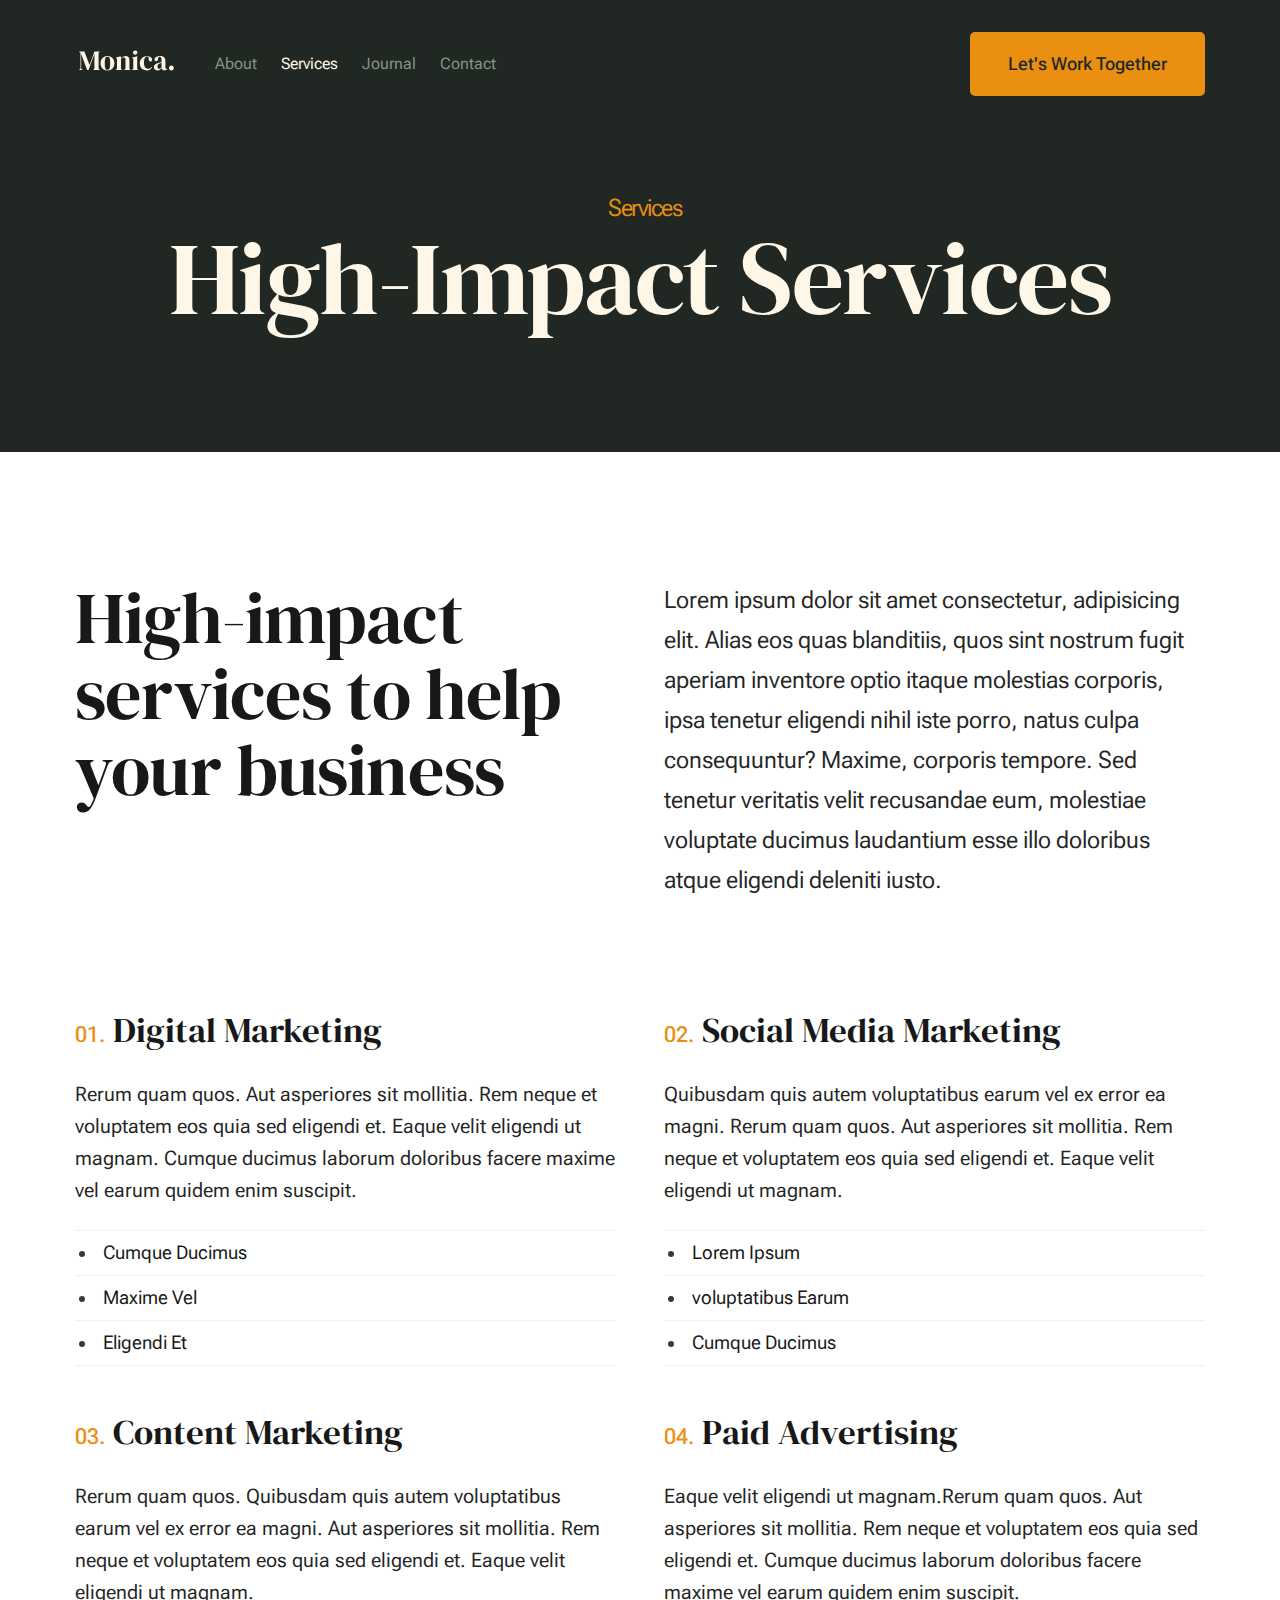
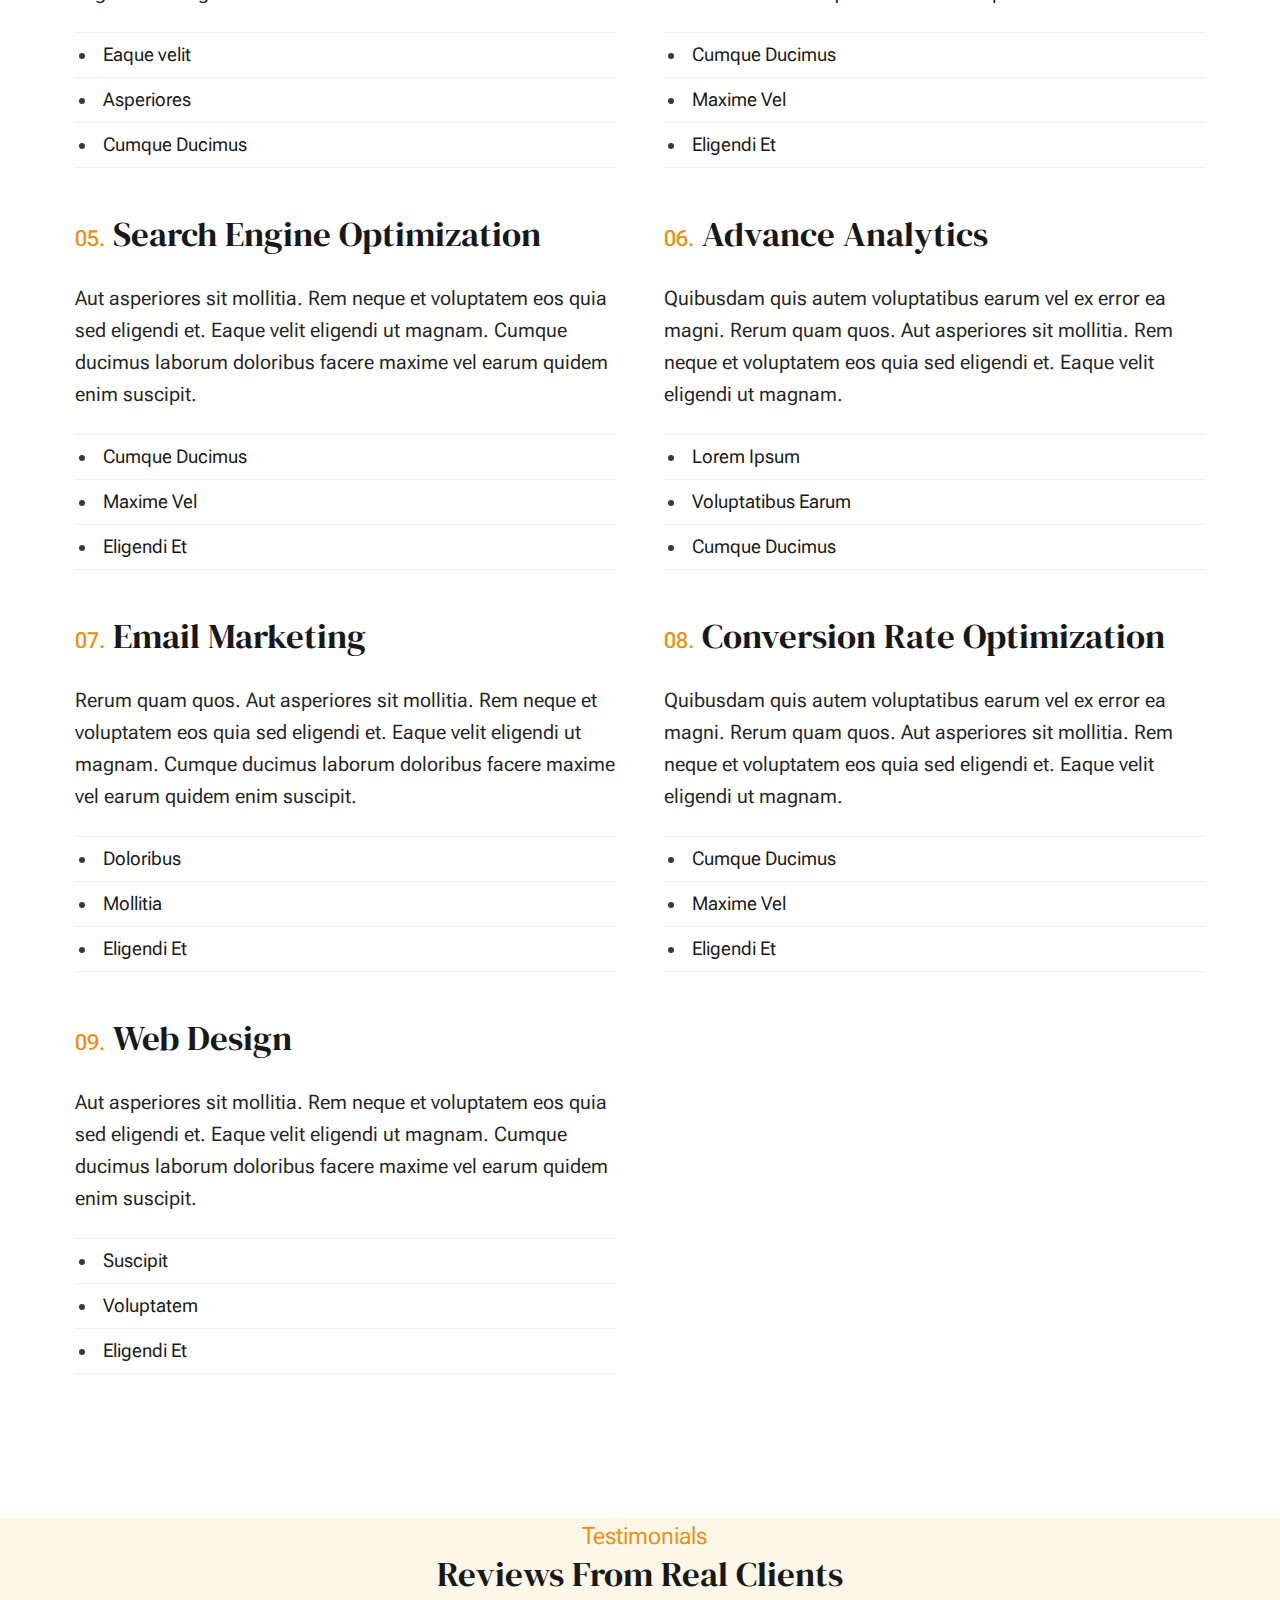
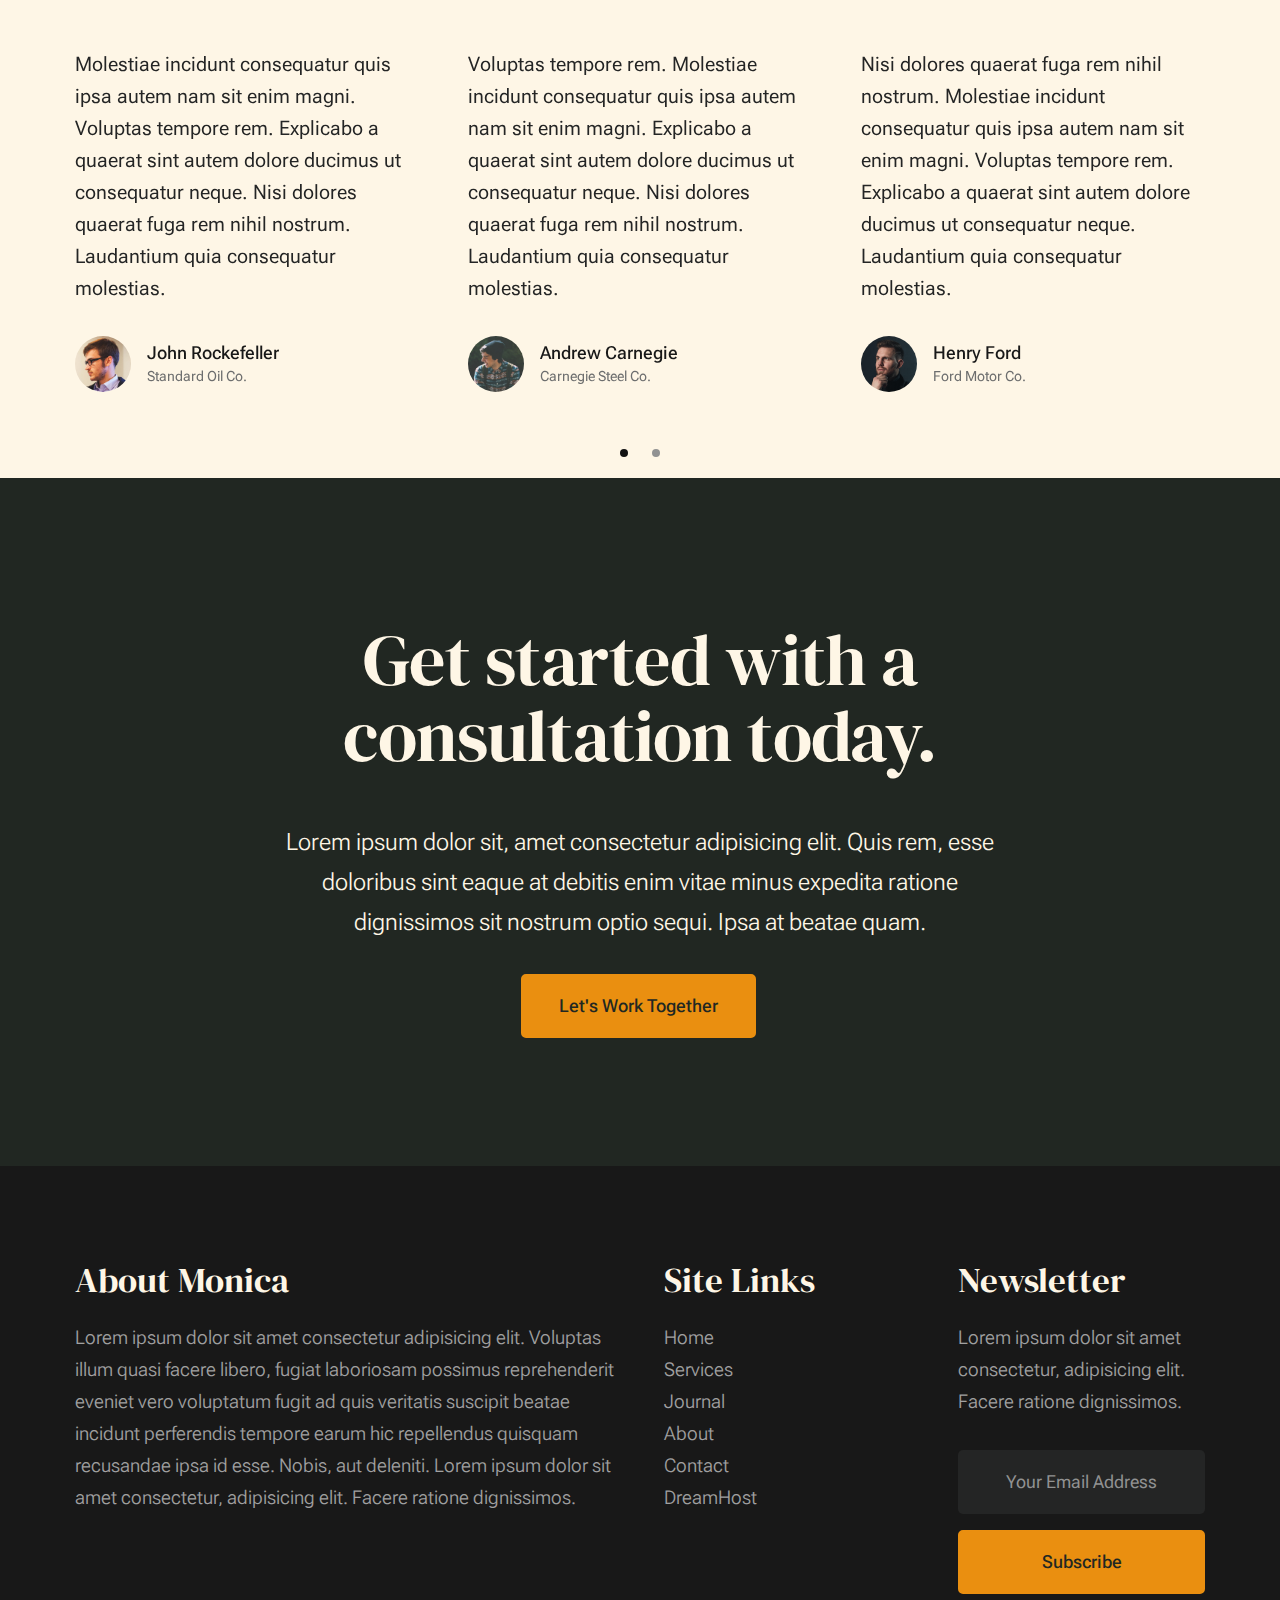
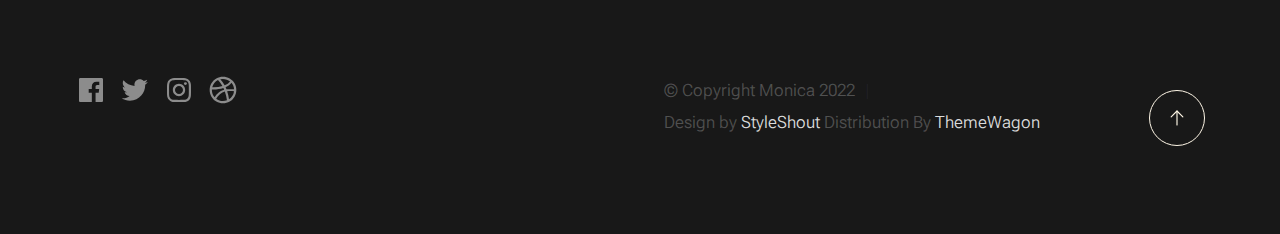
<file: services.html>
<!DOCTYPE html>
<html lang="en" class="no-js" >
<head>

    <!--- basic page needs
    ================================================== -->
    <meta charset="utf-8">
    <meta name="viewport" content="width=device-width, initial-scale=1">
    <title>Services - Monica</title>

    <script>
        document.documentElement.classList.remove('no-js');
        document.documentElement.classList.add('js');
    </script>

    <!-- CSS
    ================================================== -->
    <link rel="stylesheet" href="css/vendor.css">
    <link rel="stylesheet" href="css/styles.css">

    <!-- favicons
    ================================================== -->
    <link rel="apple-touch-icon" sizes="180x180" href="apple-touch-icon.png">
    <link rel="icon" type="image/png" sizes="32x32" href="favicon-32x32.png">
    <link rel="icon" type="image/png" sizes="16x16" href="favicon-16x16.png">
    <link rel="manifest" href="site.webmanifest">

</head>


<body id="top">


    <!-- preloader
    ================================================== -->
    <div id="preloader">
        <div id="loader" class="dots-fade">
            <div></div>
            <div></div>
            <div></div>
        </div>
    </div>


    <!-- page wrap
    ================================================== -->
    <div id="page" class="s-pagewrap">

        <!-- # site header 
        ================================================== -->
        <header class="s-header">

            <div class="row s-header__inner width-sixteen-col">

                <div class="s-header__block">
                    <div class="s-header__logo">
                        <a class="logo" href="index.html">
                            <img src="images/logo.svg" alt="Homepage">
                        </a>
                    </div>

                    <a class="s-header__menu-toggle" href="#0"><span>Menu</span></a>
                </div> <!-- end s-header__block -->

                <nav class="s-header__nav">
    
                    <ul class="s-header__menu-links">
                        <li><a href="about.html">About</a></li>
                        <li class="current"><a href="services.html">Services</a></li>
                        <li><a href="blog.html">Journal</a></li>
                        <li><a href="contact.html">Contact</a></li>
                    </ul> <!-- s-header__menu-links -->

                    <div class="s-header__contact">
                        <a href="contact.html" class="btn btn--primary s-header__contact-btn">Let's Work Together</a>                        
                    </div> <!-- s-header__contact -->
    
                </nav> <!-- end s-header__nav -->

            </div> <!-- end s-header__inner -->

        </header> <!-- end s-header -->

        <!-- # site main content
        ================================================== -->
        <section id="content" class="s-content">

               <section class="s-pageheader pageheader">
                    <div class="row">
                        <div class="column xl-12">
                            <h1 class="page-title">
                                <span class="page-title__small-type text-pretitle">Services</span>
                                High-Impact Services
                            </h1>
                            
                        </div>
                    </div>
               </section> <!-- pageheader -->  

               <section class="s-pagecontent pagecontent">

                    <div class="row pageintro">
                        <div class="column xl-6 lg-12">
                            <h2 class="text-display-title">High-impact services to help your business</h2>
                        </div>
                        <div class="column xl-6 lg-12 u-flexitem-x-right">
                            <p class="lead">
                            Lorem ipsum dolor sit amet consectetur, adipisicing elit. Alias eos quas blanditiis, quos sint nostrum fugit aperiam 
                            inventore optio itaque molestias corporis, ipsa tenetur eligendi nihil iste porro, natus culpa consequuntur? Maxime, 
                            corporis tempore. Sed tenetur veritatis velit recusandae eum, molestiae voluptate ducimus laudantium esse illo 
                            doloribus atque eligendi deleniti iusto. 
                            </p>
                        </div>                       
                    </div>  <!-- pageintro -->       

                    <div class="row">
                        <div class="column xl-12 grid-block">             
                            
                            <div class="grid-full grid-list-items list-items show-ctr">
                                
                                <div class="grid-list-items__item list-items__item">
                                    <div class="list-items__item-header">
                                        <h3 class="list-items__item-title">Digital Marketing</h3>
                                    </div>
                                    <div class="list-items__item-text">
                                        <p>
                                        Rerum quam quos. Aut asperiores 
                                        sit mollitia. Rem neque et voluptatem eos quia sed eligendi et. Eaque velit eligendi ut 
                                        magnam. Cumque ducimus laborum doloribus facere maxime vel earum quidem enim suscipit.
                                        </p>

                                        <ul class="list-services">
                                            <li>Cumque Ducimus</li>
                                            <li>Maxime Vel</li>
                                            <li>Eligendi Et</li>
                                        </ul>
                                    </div>
                                </div> <!-- end list-items__item -->
                                <div class="grid-list-items__item list-items__item">
                                    <div class="list-items__item-header">
                                        <h3 class="list-items__item-title">Social Media Marketing</h3>
                                    </div>
                                    <div class="list-items__item-text">
                                        <p>
                                        Quibusdam quis autem voluptatibus earum vel ex error ea magni. Rerum quam quos. Aut asperiores 
                                        sit mollitia. Rem neque et voluptatem eos quia sed eligendi et. Eaque velit eligendi ut 
                                        magnam.
                                        </p>

                                        <ul class="list-services">
                                            <li>Lorem Ipsum</li>
                                            <li>voluptatibus Earum</li>
                                            <li>Cumque Ducimus</li>
                                        </ul>
                                    </div>
                                </div> <!-- end list-items__item -->
                                <div class="grid-list-items__item list-items__item">
                                    <div class="list-items__item-header">
                                        <h3 class="list-items__item-title">Content Marketing</h3>
                                    </div>
                                    <div class="list-items__item-text">
                                        <p>
                                        Rerum quam quos. Quibusdam quis autem voluptatibus earum vel ex error ea magni. Aut asperiores 
                                        sit mollitia. Rem neque et voluptatem eos quia sed eligendi et. Eaque velit eligendi ut 
                                        magnam.
                                        </p>

                                        <ul class="list-services">
                                            <li>Eaque velit</li>
                                            <li>Asperiores</li>
                                            <li>Cumque Ducimus</li>
                                        </ul>
                                    </div>
                                </div> <!-- end list-items__item -->
                                <div class="grid-list-items__item list-items__item">
                                    <div class="list-items__item-header">
                                        <h3 class="list-items__item-title">Paid Advertising</h3>
                                    </div>
                                    <div class="list-items__item-text">
                                        <p>
                                        Eaque velit eligendi ut magnam.Rerum quam quos. Aut asperiores 
                                        sit mollitia. Rem neque et voluptatem eos quia sed eligendi et. 
                                        Cumque ducimus laborum doloribus facere maxime vel earum quidem enim suscipit.
                                        </p>

                                        <ul class="list-services">
                                            <li>Cumque Ducimus</li>
                                            <li>Maxime Vel</li>
                                            <li>Eligendi Et</li>
                                        </ul>
                                    </div>
                                </div> <!-- end list-items__item -->
                                <div class="grid-list-items__item list-items__item">
                                    <div class="list-items__item-header">
                                        <h3 class="list-items__item-title">Search Engine Optimization</h3>
                                    </div>
                                    <div class="list-items__item-text">
                                        <p>
                                        Aut asperiores sit mollitia. Rem neque et voluptatem eos quia sed eligendi et. Eaque velit eligendi ut 
                                        magnam. Cumque ducimus laborum doloribus facere maxime vel earum quidem enim suscipit.
                                        </p>

                                        <ul class="list-services">
                                            <li>Cumque Ducimus</li>
                                            <li>Maxime Vel</li>
                                            <li>Eligendi Et</li>
                                        </ul>
                                    </div>
                                </div> <!-- end list-items__item -->
                                <div class="grid-list-items__item list-items__item">
                                    <div class="list-items__item-header">
                                        <h3 class="list-items__item-title">Advance Analytics</h3>
                                    </div>
                                    <div class="list-items__item-text">
                                        <p>
                                        Quibusdam quis autem voluptatibus earum vel ex error ea magni. Rerum quam quos. Aut asperiores 
                                        sit mollitia. Rem neque et voluptatem eos quia sed eligendi et. Eaque velit eligendi ut 
                                        magnam.
                                        </p>

                                        <ul class="list-services">
                                            <li>Lorem Ipsum</li>
                                            <li>Voluptatibus Earum</li>
                                            <li>Cumque Ducimus</li>
                                        </ul>
                                    </div>
                                </div> <!-- end list-items__item -->
                                <div class="grid-list-items__item list-items__item">
                                    <div class="list-items__item-header">
                                        <h3 class="list-items__item-title">Email Marketing</h3>
                                    </div>
                                    <div class="list-items__item-text">
                                        <p>
                                        Rerum quam quos. Aut asperiores 
                                        sit mollitia. Rem neque et voluptatem eos quia sed eligendi et. Eaque velit eligendi ut 
                                        magnam. Cumque ducimus laborum doloribus facere maxime vel earum quidem enim suscipit.
                                        </p>

                                        <ul class="list-services">
                                            <li>Doloribus</li>
                                            <li>Mollitia</li>
                                            <li>Eligendi Et</li>
                                        </ul>
                                    </div>
                                </div> <!-- end list-items__item -->
                                <div class="grid-list-items__item list-items__item">
                                    <div class="list-items__item-header">
                                        <h3 class="list-items__item-title">Conversion Rate Optimization</h3>
                                    </div>
                                    <div class="list-items__item-text">
                                        <p>
                                        Quibusdam quis autem voluptatibus earum vel ex error ea magni. Rerum quam quos. Aut asperiores 
                                        sit mollitia. Rem neque et voluptatem eos quia sed eligendi et. Eaque velit eligendi ut 
                                        magnam.
                                        </p>

                                        <ul class="list-services">
                                            <li>Cumque Ducimus</li>
                                            <li>Maxime Vel</li>
                                            <li>Eligendi Et</li>
                                        </ul>
                                    </div>
                                </div> <!-- end list-items__item -->
                                <div class="grid-list-items__item list-items__item">
                                    <div class="list-items__item-header">
                                        <h3 class="list-items__item-title">Web Design</h3>
                                    </div>
                                    <div class="list-items__item-text">
                                        <p>
                                        Aut asperiores sit mollitia. Rem neque et voluptatem eos quia sed eligendi et. Eaque velit eligendi ut 
                                        magnam. Cumque ducimus laborum doloribus facere maxime vel earum quidem enim suscipit.
                                        </p>

                                        <ul class="list-services">
                                            <li>Suscipit</li>
                                            <li>Voluptatem</li>
                                            <li>Eligendi Et</li>
                                        </ul>
                                    </div>
                                </div> <!-- end list-items__item -->
    
                            </div> <!-- grid-list-items -->
                           

                        </div> <!-- end grid-block-->
                    </div> <!-- end row -->

               </section> <!-- pagecontent -->

               <section class="s-testimonials">

                    <div class="s-testimonials__header row row-x-center text-center">
                        <div class="column xl-8 lg-12">
        
                            <p class="text-pretitle">
                            Testimonials
                            </p>
                            <h3>
                            Reviews From Real Clients
                            </h3>                        
        
                        </div>
                    </div> <!--end s-testimonials__header -->

                    <div class="row s-testimonials__content">
                        <div class="column xl-12 testimonials">

                            <div class="swiper-container testimonials__slider page-slider">

                                <div class="swiper-wrapper">
                                    <div class="testimonials__slide swiper-slide">
                                        <p>
                                        Molestiae incidunt consequatur quis ipsa autem nam sit enim magni. Voluptas tempore rem. 
                                        Explicabo a quaerat sint autem dolore ducimus ut consequatur neque. Nisi dolores quaerat fuga rem nihil nostrum.
                                        Laudantium quia consequatur molestias.
                                        </p>
                                        <div class="testimonials__author">
                                            <img src="images/avatars/user-01.jpg" alt="Author image" class="testimonials__avatar">
                                            <cite class="testimonials__cite">
                                                <strong>John Rockefeller</strong>
                                                <span>Standard Oil Co.</span>
                                            </cite>
                                        </div>
                                    </div>
                                    <div class="testimonials__slide swiper-slide">
                                        <p>
                                        Voluptas tempore rem. Molestiae incidunt consequatur quis ipsa autem nam sit enim magni. 
                                        Explicabo a quaerat sint autem dolore ducimus ut consequatur neque. Nisi dolores quaerat fuga rem nihil nostrum.
                                        Laudantium quia consequatur molestias.
                                        </p>
                                        <div class="testimonials__author">
                                            <img src="images/avatars/user-04.jpg" alt="Author image" class="testimonials__avatar">
                                            <cite class="testimonials__cite">
                                                <strong>Andrew Carnegie</strong>
                                                <span>Carnegie Steel Co.</span>
                                            </cite>
                                        </div>
                                    </div>
                                    <div class="testimonials__slide swiper-slide">
                                        <p>
                                        Nisi dolores quaerat fuga rem nihil nostrum. Molestiae incidunt consequatur quis ipsa autem nam sit enim magni. 
                                        Voluptas tempore rem. Explicabo a quaerat sint autem dolore ducimus ut consequatur neque. 
                                        Laudantium quia consequatur molestias.
                                        </p>
                                        <div class="testimonials__author">
                                            <img src="images/avatars/user-06.jpg" alt="Author image" class="testimonials__avatar">
                                            <cite class="testimonials__cite">
                                                <strong>Henry Ford</strong>
                                                <span>Ford Motor Co.</span>
                                            </cite>
                                        </div>
                                    </div>
                                    <div class="testimonials__slide swiper-slide">
                                        <p>
                                        Molestiae incidunt consequatur quis ipsa autem nam sit enim magni. Voluptas tempore rem. 
                                        Explicabo a quaerat sint autem dolore ducimus ut consequatur neque. Nisi dolores quaerat fuga rem nihil nostrum.
                                        Laudantium quia consequatur molestias.
                                        </p>
                                        <div class="testimonials__author">
                                            <img src="images/avatars/user-02.jpg" alt="Author image" class="testimonials__avatar">
                                            <cite class="testimonials__cite">
                                                <strong>John Morgan</strong>
                                                <span>JP Morgan & Co.</span>
                                            </cite>
                                        </div>
                                    </div> 
                                </div> <!-- end swiper-wrapper --> 

                                <div class="swiper-pagination"></div>

                            </div> <!--end testimonials__slider --> 

                        </div> <!-- testimonials -->
                    </div> <!--end s-testimonials__content -->

               </section> <!-- end s-testimonials -->

        </section> <!-- s-content-->

        <!-- # cta
        ================================================== -->
        <section id="cta" class="s-cta">

            <div class="row row-x-center text-center">
                <div class="column xl-8 lg-12">

                    <div class="s-cta__content">
                        <h2 class="text-display-title">
                        Get started with a consultation today.
                        </h2>
                        <p class="lead">
                        Lorem ipsum dolor sit, amet consectetur adipisicing elit. Quis rem, esse doloribus sint eaque at debitis enim vitae minus expedita ratione dignissimos sit nostrum optio sequi. Ipsa at beatae quam.
                        </p>
                        <a href="contact.html" class="btn btn--primary">Let's Work Together</a>
                    </div>

                </div>
            </div>

        </section> <!-- end s-cta -->


        <!-- # footer 
        ================================================== -->
        <footer class="s-footer">
            <div class="row s-footer__content">
                <div class="column xl-6 lg-6 md-12 s-footer__block s-footer__about">                    
                    <h3>About Monica</h3>
                    <p>
                    Lorem ipsum dolor sit amet consectetur adipisicing elit. Voluptas illum quasi facere libero, 
                    fugiat laboriosam possimus reprehenderit eveniet vero voluptatum fugit ad quis veritatis suscipit beatae 
                    incidunt perferendis tempore earum hic repellendus quisquam recusandae ipsa id esse. Nobis, aut deleniti.
                    Lorem ipsum dolor sit amet consectetur, adipisicing elit. Facere ratione dignissimos.
                    </p>               
                </div>                
                <div class="column xl-3 lg-6 md-12 s-footer__block s-footer__site-links">
                    <h3>Site Links</h3>
                    <ul class="link-list">
                        <li><a href="index.html">Home</a></li>
                        <li><a href="services.html">Services</a></li>
                        <li><a href="blog.html">Journal</a></li>
                        <li><a href="about.html">About</a></li>
                        <li><a href="contact.html">Contact</a></li>
                        <li><a href="https://www.dreamhost.com/r.cgi?287326">DreamHost</a></li>
                    </ul>
                </div>
                <div class="column xl-3 lg-6 md-12 tab-12 s-footer__block s-footer__newsletter">
                    <h3>Newsletter</h3>

                    <p>
                    Lorem ipsum dolor sit amet consectetur, adipisicing elit. Facere ratione dignissimos.
                    </p>

                    <div class="subscribe-form">
                        <form id="mc-form" class="mc-form">
                            <input type="email" name="EMAIL" id="mce-EMAIL" class="u-fullwidth text-center" placeholder="Your Email Address" title="The domain portion of the email address is invalid (the portion after the @)." pattern="^([^\x00-\x20\x22\x28\x29\x2c\x2e\x3a-\x3c\x3e\x40\x5b-\x5d\x7f-\xff]+|\x22([^\x0d\x22\x5c\x80-\xff]|\x5c[\x00-\x7f])*\x22)(\x2e([^\x00-\x20\x22\x28\x29\x2c\x2e\x3a-\x3c\x3e\x40\x5b-\x5d\x7f-\xff]+|\x22([^\x0d\x22\x5c\x80-\xff]|\x5c[\x00-\x7f])*\x22))*\x40([^\x00-\x20\x22\x28\x29\x2c\x2e\x3a-\x3c\x3e\x40\x5b-\x5d\x7f-\xff]+|\x5b([^\x0d\x5b-\x5d\x80-\xff]|\x5c[\x00-\x7f])*\x5d)(\x2e([^\x00-\x20\x22\x28\x29\x2c\x2e\x3a-\x3c\x3e\x40\x5b-\x5d\x7f-\xff]+|\x5b([^\x0d\x5b-\x5d\x80-\xff]|\x5c[\x00-\x7f])*\x5d))*(\.\w{2,})+$" required>
                            <input type="submit" name="subscribe" value="Subscribe" class="btn btn--primary btn--small u-fullwidth">
                            <!-- <div style="position: absolute; left: -5000px;" aria-hidden="true"><input type="text" name="b_cdb7b577e41181934ed6a6a44_9a91cfe7b3" tabindex="-1" value=""></div> -->
                            <div class="mc-status"></div>
                        </form>
                    </div>
                </div>
            </div>    
            
            <div class="row s-footer__bottom">
                <div class="column xl-6 lg-12">
                    <ul class="s-footer__social social-list">
                        <li>
                            <a href="#0">
                                <svg xmlns="http://www.w3.org/2000/svg" width="24" height="24" viewBox="0 0 24 24" style="fill:rgba(0, 0, 0, 1);transform:;-ms-filter:"><path d="M20,3H4C3.447,3,3,3.448,3,4v16c0,0.552,0.447,1,1,1h8.615v-6.96h-2.338v-2.725h2.338v-2c0-2.325,1.42-3.592,3.5-3.592 c0.699-0.002,1.399,0.034,2.095,0.107v2.42h-1.435c-1.128,0-1.348,0.538-1.348,1.325v1.735h2.697l-0.35,2.725h-2.348V21H20 c0.553,0,1-0.448,1-1V4C21,3.448,20.553,3,20,3z"></path></svg>
                                <span class="u-screen-reader-text">Facebook</span>
                            </a>
                        </li>
                        <li>
                            <a href="#0">
                                <svg xmlns="http://www.w3.org/2000/svg" width="24" height="24" viewBox="0 0 24 24" style="fill:rgba(0, 0, 0, 1);transform:;-ms-filter:"><path d="M19.633,7.997c0.013,0.175,0.013,0.349,0.013,0.523c0,5.325-4.053,11.461-11.46,11.461c-2.282,0-4.402-0.661-6.186-1.809 c0.324,0.037,0.636,0.05,0.973,0.05c1.883,0,3.616-0.636,5.001-1.721c-1.771-0.037-3.255-1.197-3.767-2.793 c0.249,0.037,0.499,0.062,0.761,0.062c0.361,0,0.724-0.05,1.061-0.137c-1.847-0.374-3.23-1.995-3.23-3.953v-0.05 c0.537,0.299,1.16,0.486,1.82,0.511C3.534,9.419,2.823,8.184,2.823,6.787c0-0.748,0.199-1.434,0.548-2.032 c1.983,2.443,4.964,4.04,8.306,4.215c-0.062-0.3-0.1-0.611-0.1-0.923c0-2.22,1.796-4.028,4.028-4.028 c1.16,0,2.207,0.486,2.943,1.272c0.91-0.175,1.782-0.512,2.556-0.973c-0.299,0.935-0.936,1.721-1.771,2.22 c0.811-0.088,1.597-0.312,2.319-0.624C21.104,6.712,20.419,7.423,19.633,7.997z"></path></svg>
                                <span class="u-screen-reader-text">Twitter</span>
                            </a>
                        </li>
                        <li>
                            <a href="#0">
                                <svg xmlns="http://www.w3.org/2000/svg" width="24" height="24" viewBox="0 0 24 24" style="fill:rgba(0, 0, 0, 1);transform:;-ms-filter:"><path d="M11.999,7.377c-2.554,0-4.623,2.07-4.623,4.623c0,2.554,2.069,4.624,4.623,4.624c2.552,0,4.623-2.07,4.623-4.624 C16.622,9.447,14.551,7.377,11.999,7.377L11.999,7.377z M11.999,15.004c-1.659,0-3.004-1.345-3.004-3.003 c0-1.659,1.345-3.003,3.004-3.003s3.002,1.344,3.002,3.003C15.001,13.659,13.658,15.004,11.999,15.004L11.999,15.004z"></path><circle cx="16.806" cy="7.207" r="1.078"></circle><path d="M20.533,6.111c-0.469-1.209-1.424-2.165-2.633-2.632c-0.699-0.263-1.438-0.404-2.186-0.42 c-0.963-0.042-1.268-0.054-3.71-0.054s-2.755,0-3.71,0.054C7.548,3.074,6.809,3.215,6.11,3.479C4.9,3.946,3.945,4.902,3.477,6.111 c-0.263,0.7-0.404,1.438-0.419,2.186c-0.043,0.962-0.056,1.267-0.056,3.71c0,2.442,0,2.753,0.056,3.71 c0.015,0.748,0.156,1.486,0.419,2.187c0.469,1.208,1.424,2.164,2.634,2.632c0.696,0.272,1.435,0.426,2.185,0.45 c0.963,0.042,1.268,0.055,3.71,0.055s2.755,0,3.71-0.055c0.747-0.015,1.486-0.157,2.186-0.419c1.209-0.469,2.164-1.424,2.633-2.633 c0.263-0.7,0.404-1.438,0.419-2.186c0.043-0.962,0.056-1.267,0.056-3.71s0-2.753-0.056-3.71C20.941,7.57,20.801,6.819,20.533,6.111z M19.315,15.643c-0.007,0.576-0.111,1.147-0.311,1.688c-0.305,0.787-0.926,1.409-1.712,1.711c-0.535,0.199-1.099,0.303-1.67,0.311 c-0.95,0.044-1.218,0.055-3.654,0.055c-2.438,0-2.687,0-3.655-0.055c-0.569-0.007-1.135-0.112-1.669-0.311 c-0.789-0.301-1.414-0.923-1.719-1.711c-0.196-0.534-0.302-1.099-0.311-1.669c-0.043-0.95-0.053-1.218-0.053-3.654 c0-2.437,0-2.686,0.053-3.655c0.007-0.576,0.111-1.146,0.311-1.687c0.305-0.789,0.93-1.41,1.719-1.712 c0.534-0.198,1.1-0.303,1.669-0.311c0.951-0.043,1.218-0.055,3.655-0.055c2.437,0,2.687,0,3.654,0.055 c0.571,0.007,1.135,0.112,1.67,0.311c0.786,0.303,1.407,0.925,1.712,1.712c0.196,0.534,0.302,1.099,0.311,1.669 c0.043,0.951,0.054,1.218,0.054,3.655c0,2.436,0,2.698-0.043,3.654H19.315z"></path></svg>
                                <span class="u-screen-reader-text">Instagram</span>
                            </a>
                        </li>
                        <li>
                            <a href="#0">
                                <svg xmlns="http://www.w3.org/2000/svg" width="24" height="24" viewBox="0 0 24 24" style="fill: rgba(0, 0, 0, 1);transform: ;msFilter:;"><path d="M20.66 6.98a9.932 9.932 0 0 0-3.641-3.64C15.486 2.447 13.813 2 12 2s-3.486.447-5.02 1.34c-1.533.893-2.747 2.107-3.64 3.64S2 10.187 2 12s.446 3.487 1.34 5.02a9.924 9.924 0 0 0 3.641 3.64C8.514 21.553 10.187 22 12 22s3.486-.447 5.02-1.34a9.932 9.932 0 0 0 3.641-3.64C21.554 15.487 22 13.813 22 12s-.446-3.487-1.34-5.02zM12 3.66c2 0 3.772.64 5.32 1.919-.92 1.174-2.286 2.14-4.1 2.9-1.002-1.813-2.088-3.327-3.261-4.54A7.715 7.715 0 0 1 12 3.66zM5.51 6.8a8.116 8.116 0 0 1 2.711-2.22c1.212 1.201 2.325 2.7 3.34 4.5-2 .6-4.114.9-6.341.9-.573 0-1.006-.013-1.3-.04A8.549 8.549 0 0 1 5.51 6.8zM3.66 12c0-.054.003-.12.01-.2.007-.08.01-.146.01-.2.254.014.641.02 1.161.02 2.666 0 5.146-.367 7.439-1.1.187.373.381.793.58 1.26-1.32.293-2.674 1.006-4.061 2.14S6.4 16.247 5.76 17.5c-1.4-1.587-2.1-3.42-2.1-5.5zM12 20.34c-1.894 0-3.594-.587-5.101-1.759.601-1.187 1.524-2.322 2.771-3.401 1.246-1.08 2.483-1.753 3.71-2.02a29.441 29.441 0 0 1 1.56 6.62 8.166 8.166 0 0 1-2.94.56zm7.08-3.96a8.351 8.351 0 0 1-2.58 2.621c-.24-2.08-.7-4.107-1.379-6.081.932-.066 1.765-.1 2.5-.1.799 0 1.686.034 2.659.1a8.098 8.098 0 0 1-1.2 3.46zm-1.24-5c-1.16 0-2.233.047-3.22.14a27.053 27.053 0 0 0-.68-1.62c2.066-.906 3.532-2.006 4.399-3.3 1.2 1.414 1.854 3.027 1.96 4.84-.812-.04-1.632-.06-2.459-.06z"></path></svg>
                                <span class="u-screen-reader-text">Dribbble</span>
                            </a>
                        </li>
                    </ul> <!-- end s-footer__social -->
                </div>
                <div class="column xl-6 lg-12">
                    <p class="ss-copyright">
                        <span>© Copyright Monica 2022</span> 
                        <span>Design by <a href="https://www.styleshout.com/">StyleShout</a> Distribution By <a href="https://themewagon.com">ThemeWagon</a></span>
                    </p>
                </div>

                <div class="ss-go-top">
                    <a class="smoothscroll" title="Back to Top" href="#top">
                        <svg xmlns="http://www.w3.org/2000/svg" viewBox="0 0 24 24" width="36" height="36" fill="none" stroke="#ffffff" stroke-width="1" stroke-linecap="round" stroke-linejoin="round">&lt;!--!  Atomicons Free 1.00 by @atisalab License - https://atomicons.com/license/ (Icons: CC BY 4.0) Copyright 2021 Atomicons --&gt;<polyline points="17 11 12 6 7 11"></polyline><line x1="12" y1="18" x2="12" y2="6"></line></svg>
                    </a>
                </div> <!-- end ss-go-top -->
            </div>
            
        </footer> <!-- end s-footer -->

    </div> <!-- end page-wrap -->

    <!-- Java Script
    ================================================== -->
    <script src="js/plugins.js"></script>
    <script src="js/main.js"></script>

</body>
</html>
</file>
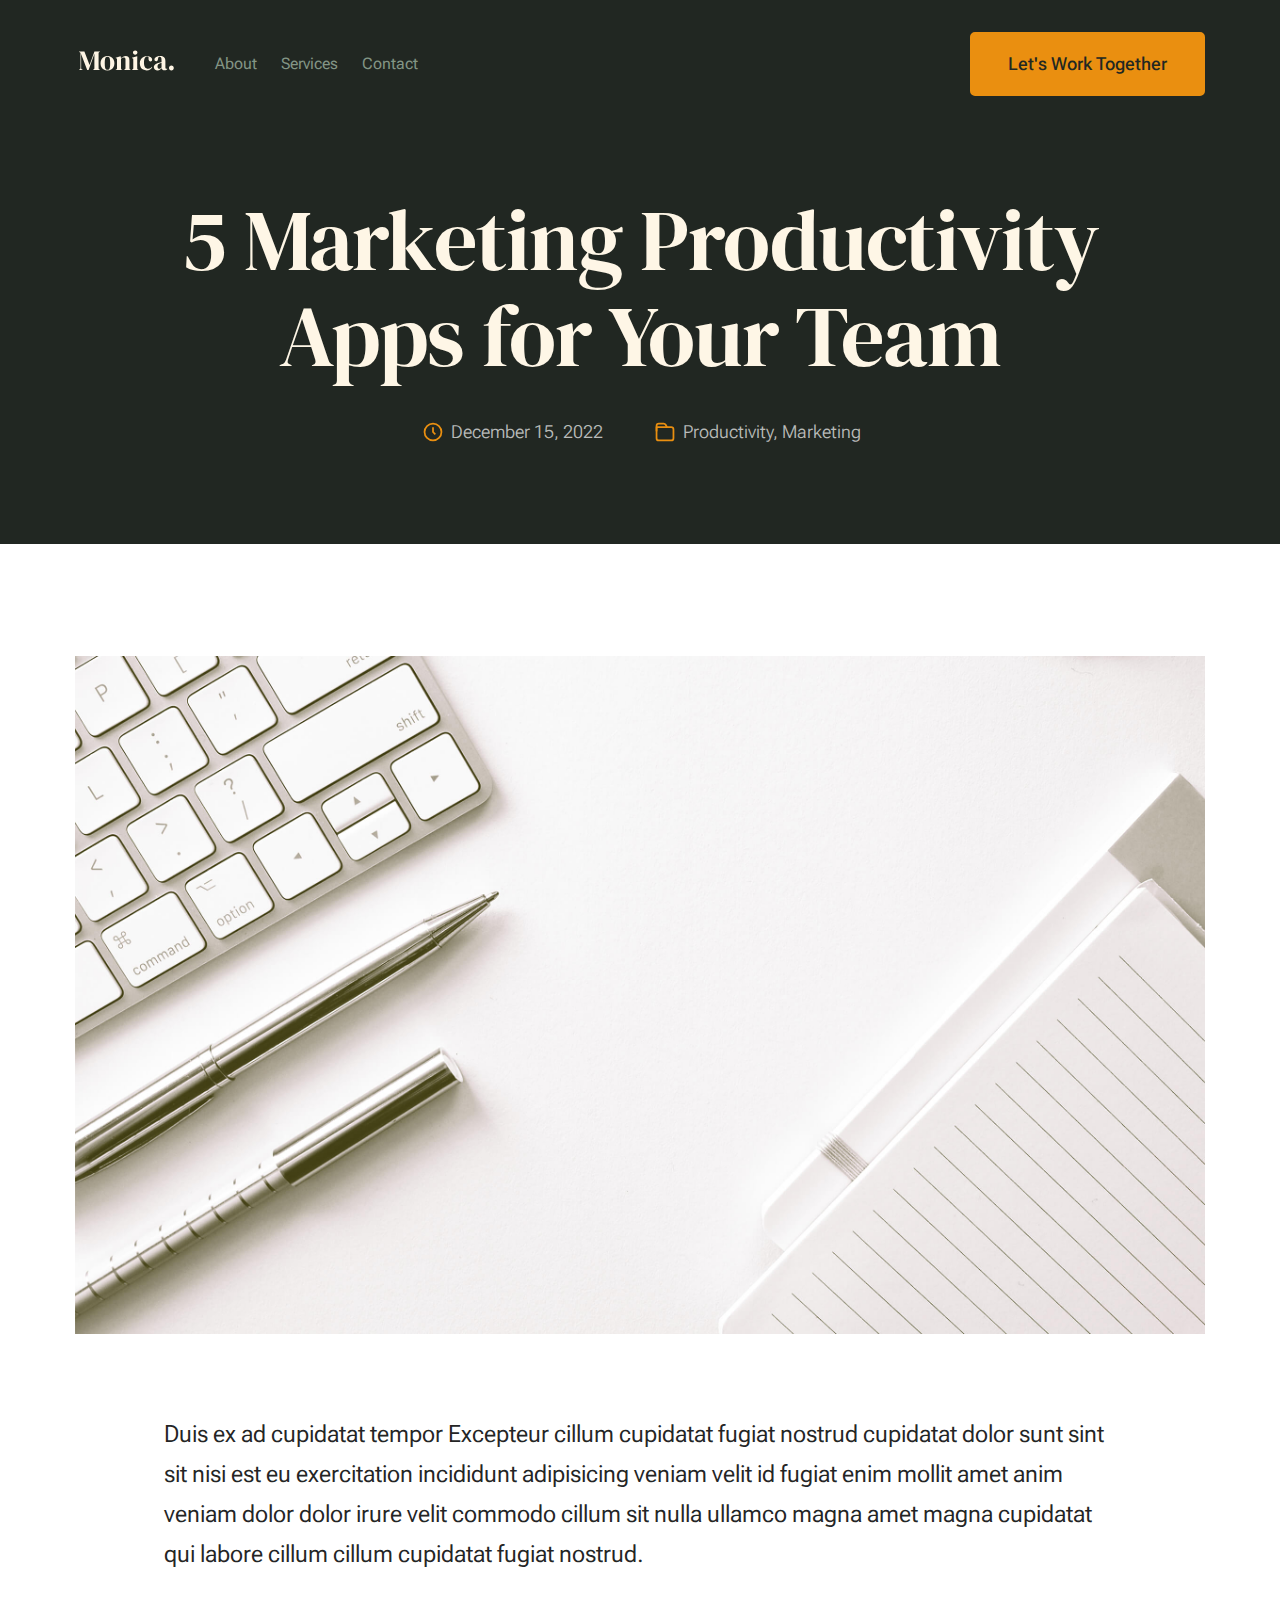
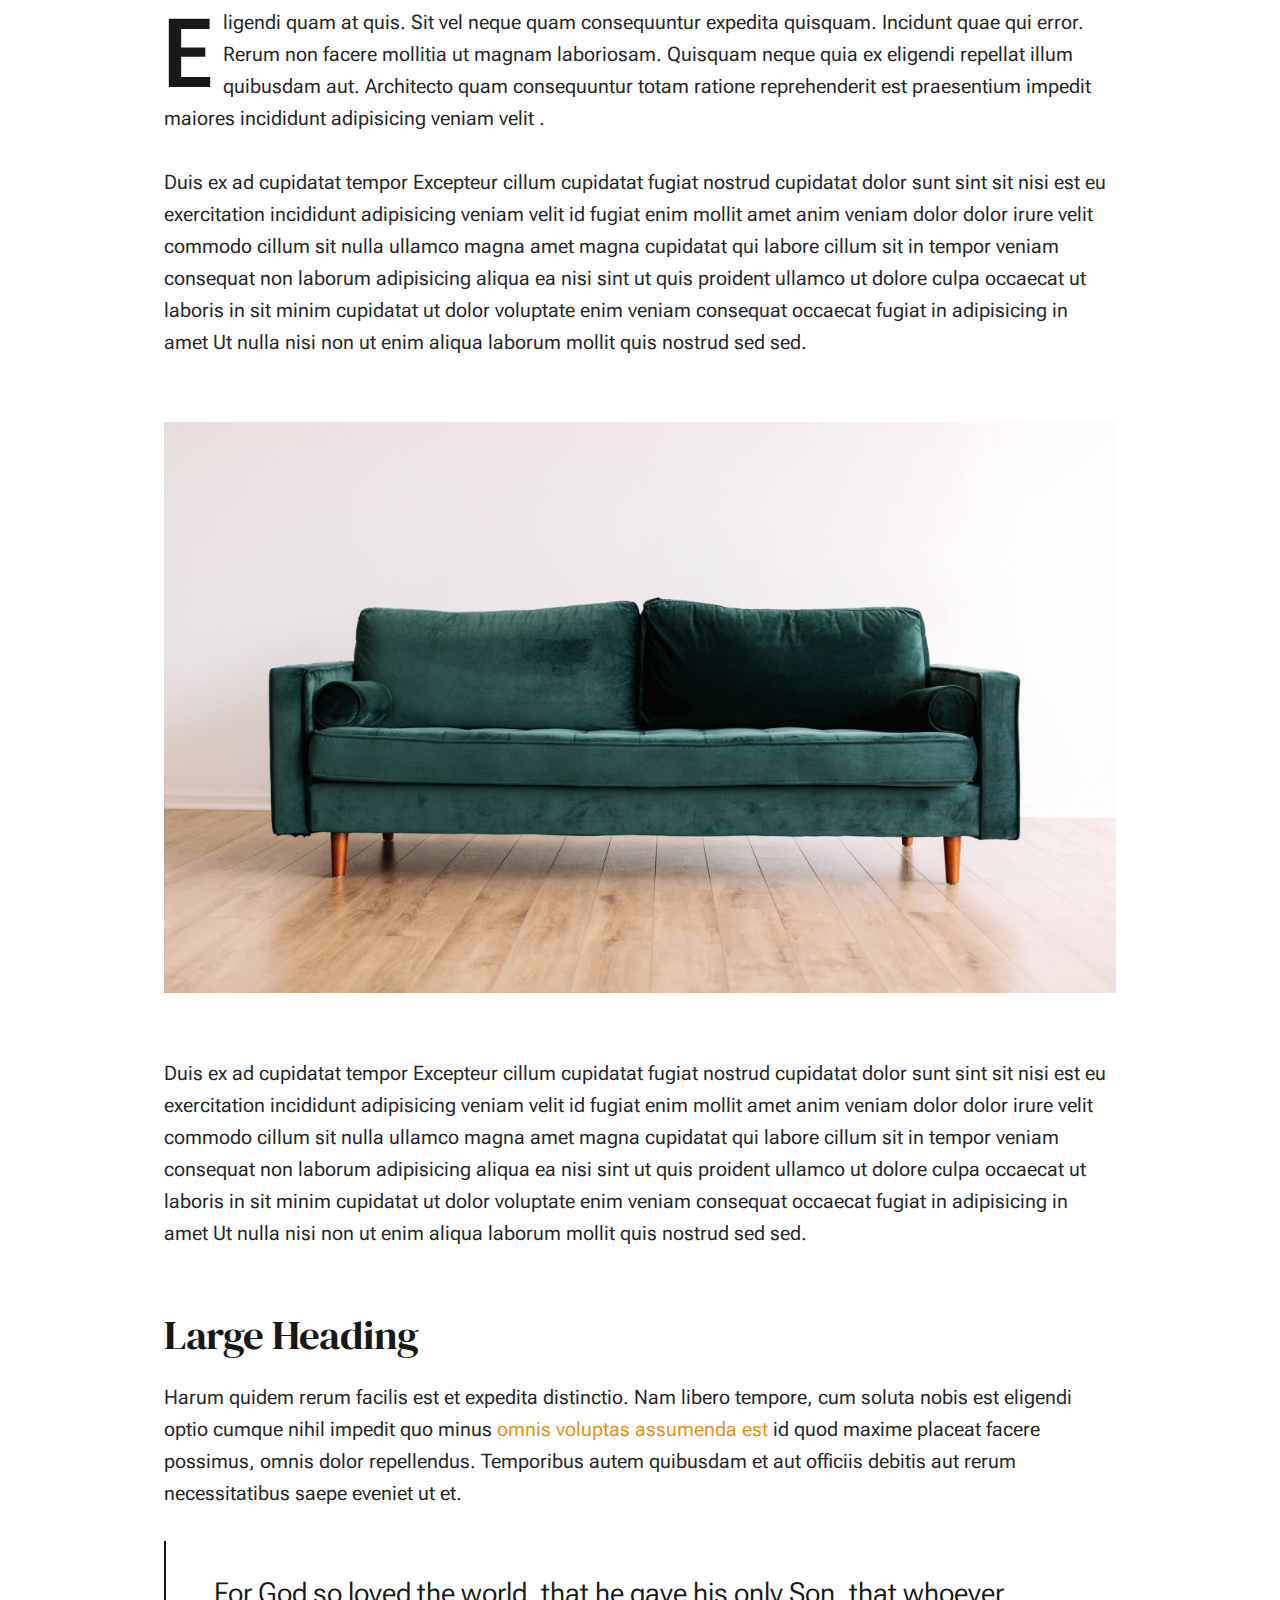
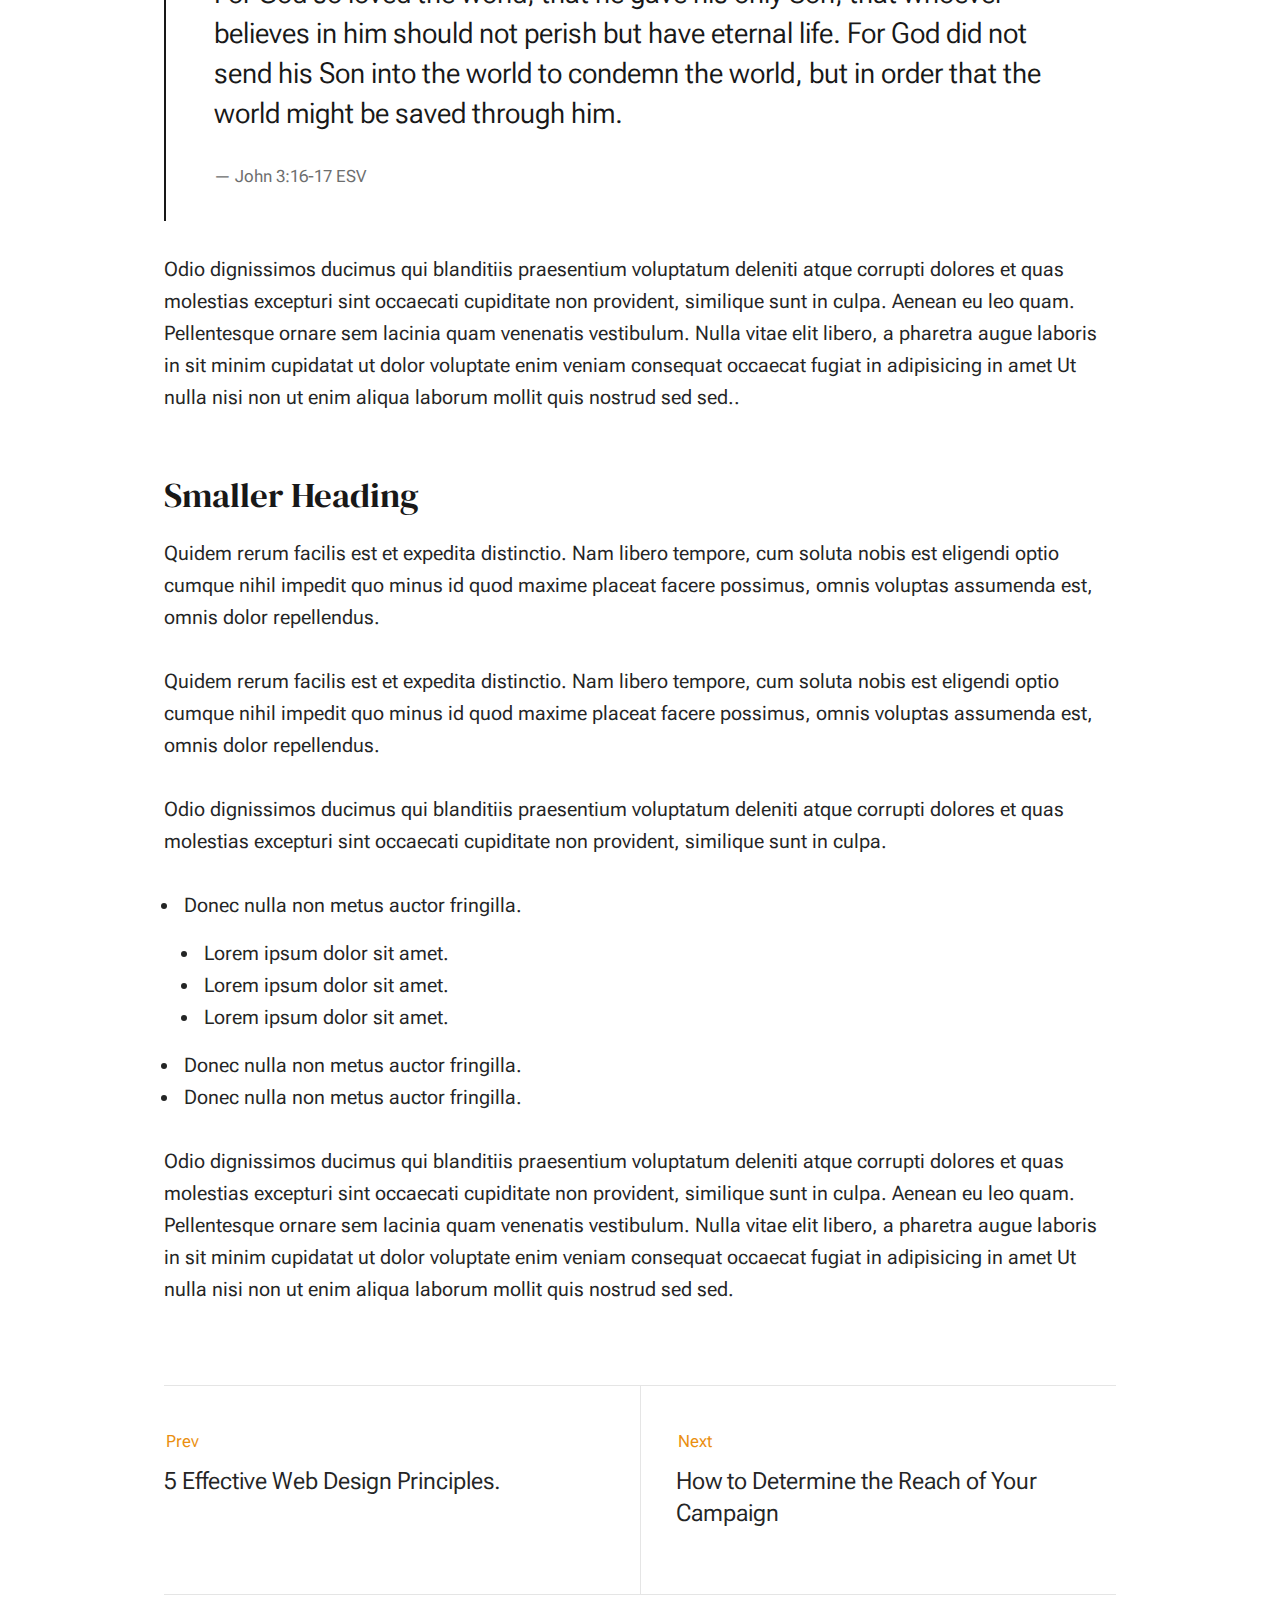
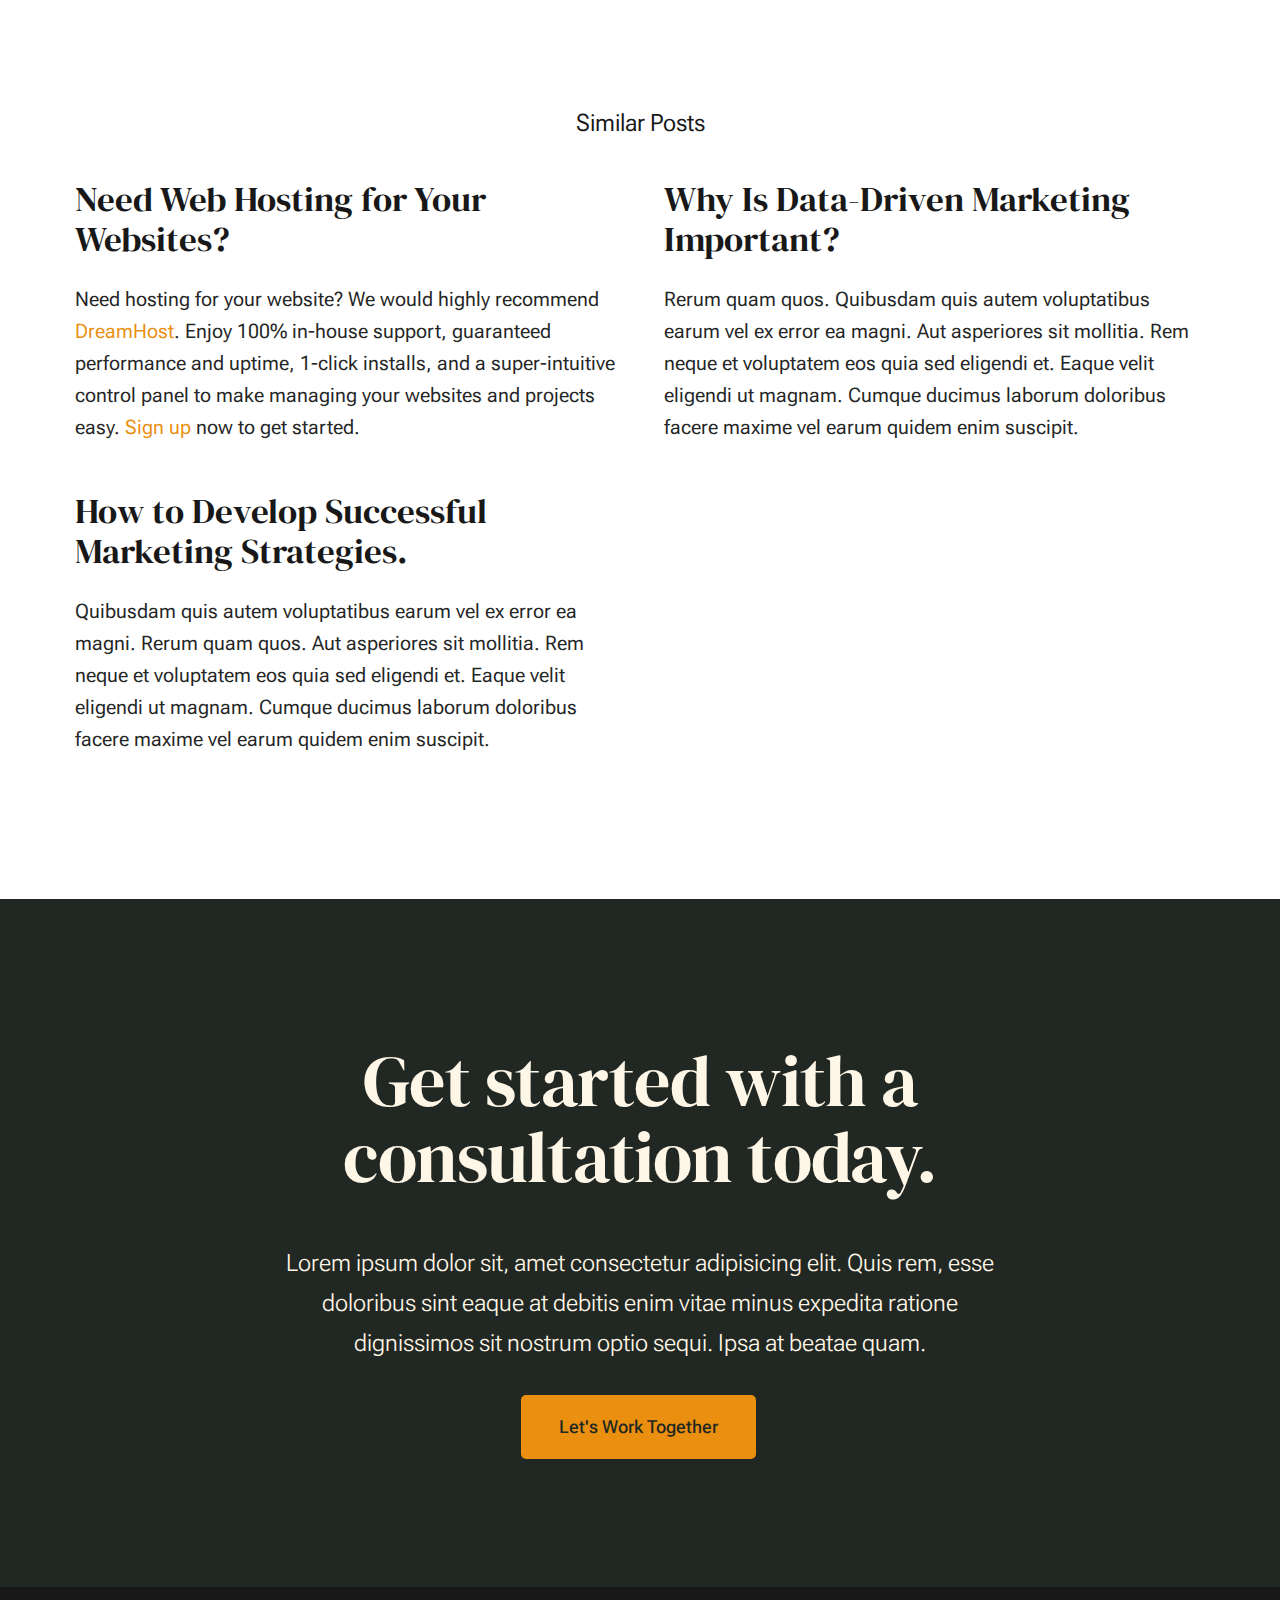
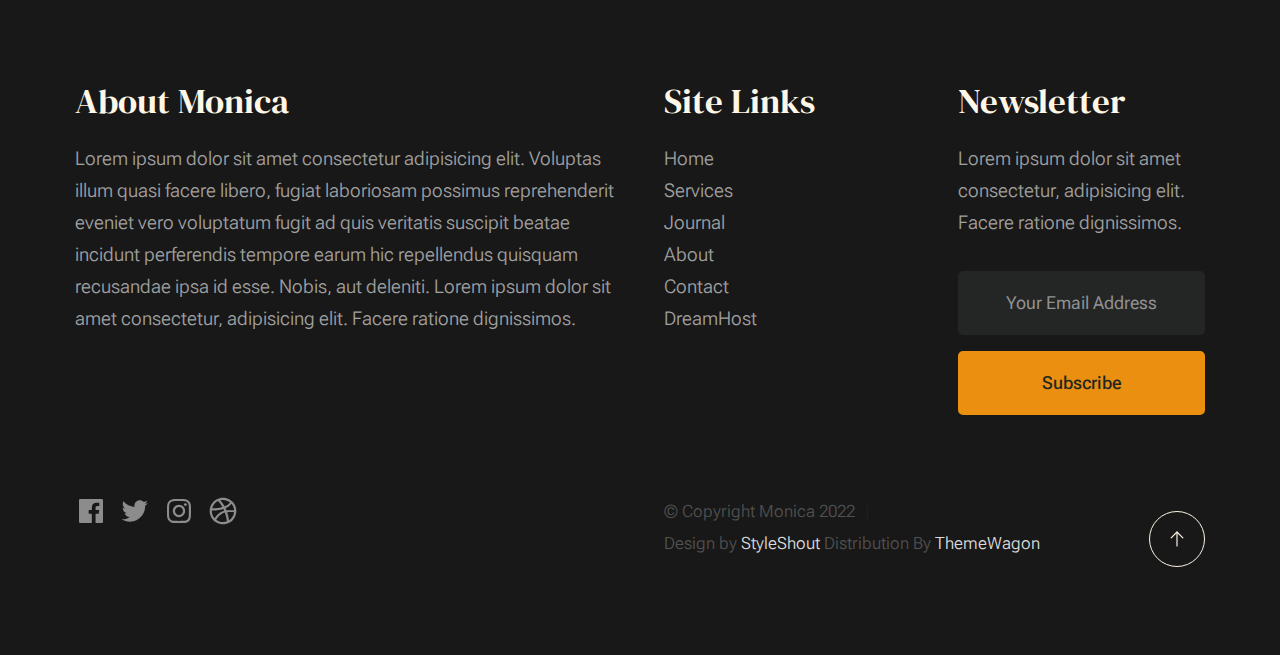
<file: single.html>
<!DOCTYPE html>
<html lang="en" class="no-js" >
<head>

    <!--- basic page needs
    ================================================== -->
    <meta charset="utf-8">
    <meta name="viewport" content="width=device-width, initial-scale=1">
    <title>Single - Monica</title>

    <script>
        document.documentElement.classList.remove('no-js');
        document.documentElement.classList.add('js');
    </script>

    <!-- CSS
    ================================================== -->
    <link rel="stylesheet" href="css/vendor.css">
    <link rel="stylesheet" href="css/styles.css">

    <!-- favicons
    ================================================== -->
    <link rel="apple-touch-icon" sizes="180x180" href="apple-touch-icon.png">
    <link rel="icon" type="image/png" sizes="32x32" href="favicon-32x32.png">
    <link rel="icon" type="image/png" sizes="16x16" href="favicon-16x16.png">
    <link rel="manifest" href="site.webmanifest">

</head>


<body id="top">


    <!-- preloader
    ================================================== -->
    <div id="preloader">
        <div id="loader" class="dots-fade">
            <div></div>
            <div></div>
            <div></div>
        </div>
    </div>


    <!-- page wrap
    ================================================== -->
    <div id="page" class="s-pagewrap">


        <!-- # site header 
        ================================================== -->
        <header class="s-header">

            <div class="row s-header__inner width-sixteen-col">

                <div class="s-header__block">
                    <div class="s-header__logo">
                        <a class="logo" href="index.html">
                            <img src="images/logo.svg" alt="Homepage">
                        </a>
                    </div>

                    <a class="s-header__menu-toggle" href="#0"><span>Menu</span></a>
                </div> <!-- end s-header__block -->

                <nav class="s-header__nav">    
                    <ul class="s-header__menu-links">
                        <li><a href="about.html">About</a></li>
                        <li><a href="services.html">Services</a></li>
                        <li><a href="contact.html">Contact</a></li>
                    </ul> <!-- s-header__menu-links -->

                    <div class="s-header__contact">
                        <a href="contact.html" class="btn btn--primary s-header__contact-btn">Let's Work Together</a>
                        
                    </div> <!-- s-header__contact -->    
                </nav> <!-- end s-header__nav -->

            </div> <!-- end s-header__inner -->

        </header> <!-- end s-header -->


        <!-- # site main content
        ================================================== -->
        <article id="content" class="s-content entry">

            <div class="s-pageheader entry__header">
                <div class="row">
                    <div class="column xl-12">

                        <h1 class="entry__title">
                            5 Marketing Productivity Apps for Your Team
                        </h1> <!-- end entry__title -->

                        <div class="entry__meta">
                            <div class="entry__meta-date">
                                <svg width="24" height="24" fill="none" viewBox="0 0 24 24">
                                    <circle cx="12" cy="12" r="7.25" stroke="currentColor" stroke-width="1.5"></circle>
                                    <path stroke="currentColor" stroke-width="1.5" d="M12 8V12L14 14"></path>
                                </svg>
                                December 15, 2022 
                            </div>
                            <div class="entry__meta-cat">
                                <svg width="24" height="24" fill="none" viewBox="0 0 24 24">
                                    <path stroke="currentColor" stroke-linecap="round" stroke-linejoin="round" stroke-width="1.5" d="M19.25 17.25V9.75C19.25 8.64543 18.3546 7.75 17.25 7.75H4.75V17.25C4.75 18.3546 5.64543 19.25 6.75 19.25H17.25C18.3546 19.25 19.25 18.3546 19.25 17.25Z"></path>
                                    <path stroke="currentColor" stroke-linecap="round" stroke-linejoin="round" stroke-width="1.5" d="M13.5 7.5L12.5685 5.7923C12.2181 5.14977 11.5446 4.75 10.8127 4.75H6.75C5.64543 4.75 4.75 5.64543 4.75 6.75V11"></path>
                                </svg>                                      
                                <span class="cat-links">
                                    <a href="blog.html">Productivity</a>
                                    <a href="blog.html">Marketing</a>
                                </span>
                            </div>
                        </div> <!-- end entry__meta -->

                    </div>
                </div>
            </div> <!-- end entry__header --> 

            <div class="s-pagecontent entry__content">

                <div class="row entry__media">
                    <div class="column xl-12">
                        <figure class="featured-image">
                            <img src="images/thumbs/single/standard-1200.jpg" 
                                 srcset="images/thumbs/single/standard-2400.jpg 2400w, 
                                         images/thumbs/single/standard-1200.jpg 1200w, 
                                         images/thumbs/single/standard-600.jpg 600w" sizes="(max-width: 2400px) 100vw, 2400px" alt="">
                        </figure>
                    </div>
                </div> <!-- end entry__media -->

                <div class="row entry__primary width-narrower">
                    <div class="column xl-12"> 

                            <p class="lead">
                            Duis ex ad cupidatat tempor Excepteur cillum cupidatat fugiat nostrud cupidatat dolor 
                            sunt sint sit nisi est eu exercitation incididunt adipisicing veniam velit id fugiat 
                            enim mollit amet anim veniam dolor dolor irure velit commodo cillum sit nulla ullamco 
                            magna amet magna cupidatat qui labore cillum cillum cupidatat fugiat nostrud. </p> 

                            <p class="drop-cap">
                            Eligendi quam at quis. Sit vel neque quam consequuntur expedita quisquam. Incidunt quae 
                            qui error. Rerum non facere mollitia ut magnam laboriosam. Quisquam neque quia ex eligendi 
                            repellat illum quibusdam aut. Architecto quam consequuntur totam ratione reprehenderit est 
                            praesentium impedit maiores incididunt adipisicing veniam velit .
                            </p>
    
                            <p>
                            Duis ex ad cupidatat tempor Excepteur cillum cupidatat fugiat nostrud cupidatat dolor 
                            sunt sint sit nisi est eu exercitation incididunt adipisicing veniam velit id fugiat 
                            enim mollit amet anim veniam dolor dolor irure velit commodo cillum sit nulla ullamco 
                            magna amet magna cupidatat qui labore cillum sit in tempor veniam consequat non laborum 
                            adipisicing aliqua ea nisi sint ut quis proident ullamco ut dolore culpa occaecat ut 
                            laboris in sit minim cupidatat ut dolor voluptate enim veniam consequat occaecat fugiat 
                            in adipisicing in amet Ut nulla nisi non ut enim aliqua laborum mollit quis nostrud sed sed.
                            </p>
            
                            <figure class="alignwide">
                                <img src="images/sample-1200.jpg" 
                                     srcset="images/sample-2400.jpg 2400w, 
                                             images/sample-1200.jpg 1200w, 
                                             images/sample-600.jpg 600w" sizes="(max-width: 2400px) 100vw, 2400px" alt="">
                            </figure>
    
                            <p>
                            Duis ex ad cupidatat tempor Excepteur cillum cupidatat fugiat nostrud cupidatat dolor 
                            sunt sint sit nisi est eu exercitation incididunt adipisicing veniam velit id fugiat 
                            enim mollit amet anim veniam dolor dolor irure velit commodo cillum sit nulla ullamco 
                            magna amet magna cupidatat qui labore cillum sit in tempor veniam consequat non laborum 
                            adipisicing aliqua ea nisi sint ut quis proident ullamco ut dolore culpa occaecat ut 
                            laboris in sit minim cupidatat ut dolor voluptate enim veniam consequat occaecat fugiat 
                            in adipisicing in amet Ut nulla nisi non ut enim aliqua laborum mollit quis nostrud sed sed.
                            </p>
    
                            <h2>Large Heading</h2>
        
                            <p>
                            Harum quidem rerum facilis est et expedita distinctio. Nam libero tempore, cum soluta 
                            nobis est eligendi optio cumque nihil impedit quo minus <a href="http://#">omnis voluptas assumenda est</a> 
                            id quod maxime placeat facere possimus, omnis dolor repellendus. Temporibus autem quibusdam et 
                            aut officiis debitis aut rerum necessitatibus saepe eveniet ut et.</p>
    
                            <blockquote>
                                <p>
                                For God so loved the world, that he gave his only Son, that whoever believes in 
                                him should not perish but have eternal life. For God did not send his Son into 
                                the world to condemn the world, but in order that the world might be 
                                saved through him.
                                </p>
                                <cite>John 3:16-17 ESV</cite>
                            </blockquote>
    
                            <p>
                            Odio dignissimos ducimus qui blanditiis praesentium voluptatum deleniti atque corrupti dolores 
                            et quas molestias excepturi sint occaecati cupiditate non provident, similique sunt in culpa. 
                            Aenean eu leo quam. Pellentesque ornare sem lacinia quam venenatis vestibulum. Nulla vitae elit 
                            libero, a pharetra augue laboris in sit minim cupidatat ut dolor voluptate enim veniam consequat 
                            occaecat fugiat in adipisicing in amet Ut nulla nisi non ut enim aliqua laborum mollit quis nostrud sed sed..</p>
    
                            <h3>Smaller Heading</h3>
    
                            <p>
                            Quidem rerum facilis est et expedita distinctio. Nam libero tempore, cum soluta nobis est 
                            eligendi optio cumque nihil impedit quo minus id quod maxime placeat facere possimus, omnis voluptas 
                            assumenda est, omnis dolor repellendus.
                            </p>
    
                            <p>
                            Quidem rerum facilis est et expedita distinctio. Nam libero tempore, cum soluta nobis est 
                            eligendi optio cumque nihil impedit quo minus id quod maxime placeat facere possimus, omnis voluptas 
                            assumenda est, omnis dolor repellendus.
                            </p>
                                    
                            <p>
                            Odio dignissimos ducimus qui blanditiis praesentium voluptatum deleniti atque corrupti dolores et 
                            quas molestias excepturi sint occaecati cupiditate non provident, similique sunt in culpa.</p>
    
                            <ul>
                                <li>Donec nulla non metus auctor fringilla.
                                    <ul>
                                        <li>Lorem ipsum dolor sit amet.</li>
                                        <li>Lorem ipsum dolor sit amet.</li>
                                        <li>Lorem ipsum dolor sit amet.</li>
                                    </ul>
                                </li>
                                <li>Donec nulla non metus auctor fringilla.</li>
                                <li>Donec nulla non metus auctor fringilla.</li>
                            </ul>
    
                            <p>
                            Odio dignissimos ducimus qui blanditiis praesentium voluptatum deleniti atque corrupti dolores et quas 
                            molestias excepturi sint occaecati cupiditate non provident, similique sunt in culpa. Aenean eu leo quam. 
                            Pellentesque ornare sem lacinia quam venenatis vestibulum. Nulla vitae elit libero, a pharetra augue 
                            laboris in sit minim cupidatat ut dolor voluptate enim veniam consequat occaecat fugiat in adipisicing 
                            in amet Ut nulla nisi non ut enim aliqua laborum mollit quis nostrud sed sed.
                            </p>        

                            <div class="post-nav">
                                <div class="post-nav__prev">
                                    <a href="single-standard.html" rel="prev">
                                        <span>Prev</span>
                                        5 Effective Web Design Principles. 
                                    </a>
                                </div>
                                <div class="post-nav__next">
                                    <a href="single-standard.html" rel="next">
                                        <span>Next</span>
                                        How to Determine the Reach of Your Campaign
                                    </a>
                                </div>
                            </div> <!-- end post-nav -->                                                   
                   
                    </div> <!-- end column-->
                </div> <!-- end entry__primary -->    
                
                <div class="row related-posts">
                    <div class="column xl-12">

                        <h4 class="text-center">Similar Posts</h4>

                        <div class="grid-list-items">
                
                            <div class="grid-list-items__item blog-card">
                                <div class="blog-card__header">
                                    <h3 class="blog-card__title"><a href="https://www.dreamhost.com/r.cgi?287326">Need Web Hosting for Your Websites?</a></h3>
                                </div>
                                <div class="blog-card__text">
                                    <p>
                                    Need hosting for your website? We would highly recommend <a href="https://www.dreamhost.com/r.cgi?287326">DreamHost</a>.
                                    Enjoy 100% in-house support, guaranteed performance and uptime, 1-click installs, and a super-intuitive control 
                                    panel to make managing your websites and projects easy. <a href="https://www.dreamhost.com/r.cgi?287326">Sign up</a> now to get started.
                                    </p>
                                </div>
                            </div> <!-- end blog-card -->
                            <div class="grid-list-items__item blog-card">
                                <div class="blog-card__header">
                                    <h3 class="blog-card__title"><a href="single.html">Why Is Data-Driven Marketing Important?</a></h3>
                                </div>
                                <div class="blog-card__text">
                                    <p>
                                    Rerum quam quos. Quibusdam quis autem voluptatibus earum vel ex error ea magni. Aut asperiores 
                                    sit mollitia. Rem neque et voluptatem eos quia sed eligendi et. Eaque velit eligendi ut 
                                    magnam. Cumque ducimus laborum doloribus facere maxime vel earum quidem enim suscipit.
                                    </p>
                                </div>
                            </div> <!-- end blog-card -->
                            <div class="grid-list-items__item blog-card">
                                <div class="blog-card__header">
                                    <h3 class="blog-card__title"><a href="single.html">How to Develop Successful Marketing Strategies.</a></h3>
                                </div>
                                <div class="blog-card__text">
                                    <p>
                                    Quibusdam quis autem voluptatibus earum vel ex error ea magni. Rerum quam quos. Aut asperiores 
                                    sit mollitia. Rem neque et voluptatem eos quia sed eligendi et. Eaque velit eligendi ut 
                                    magnam. Cumque ducimus laborum doloribus facere maxime vel earum quidem enim suscipit.
                                    </p>
                                </div>
                            </div> <!-- end blog card -->
                        
                        </div> <!-- end grid-list-items -->
                          
                    </div> <!-- end column -->
                </div> <!-- end related-posts --> 

            </div> <!-- end entry__content -->

        </article> <!-- s-content entry-->
        

        <!-- # cta
        ================================================== -->
        <section id="cta" class="s-cta">

            <div class="row row-x-center text-center">
                <div class="column xl-8 lg-12">

                    <div class="s-cta__content">
                        <h2 class="text-display-title">
                        Get started with a consultation today.
                        </h2>
                        <p class="lead">
                        Lorem ipsum dolor sit, amet consectetur adipisicing elit. Quis rem, esse doloribus sint eaque at debitis enim vitae minus expedita ratione dignissimos sit nostrum optio sequi. Ipsa at beatae quam.
                        </p>
                        <a href="contact.html" class="btn btn--primary">Let's Work Together</a>
                    </div>

                </div>
            </div>

        </section> <!-- end s-cta -->


        <!-- # footer 
        ================================================== -->
        <footer class="s-footer">
            <div class="row s-footer__content">
                <div class="column xl-6 lg-6 md-12 s-footer__block s-footer__about">                    
                    <h3>About Monica</h3>
                    <p>
                    Lorem ipsum dolor sit amet consectetur adipisicing elit. Voluptas illum quasi facere libero, 
                    fugiat laboriosam possimus reprehenderit eveniet vero voluptatum fugit ad quis veritatis suscipit beatae 
                    incidunt perferendis tempore earum hic repellendus quisquam recusandae ipsa id esse. Nobis, aut deleniti.
                    Lorem ipsum dolor sit amet consectetur, adipisicing elit. Facere ratione dignissimos.
                    </p>               
                </div>                
                <div class="column xl-3 lg-6 md-12 s-footer__block s-footer__site-links">
                    <h3>Site Links</h3>
                    <ul class="link-list">
                        <li><a href="index.html">Home</a></li>
                        <li><a href="services.html">Services</a></li>
                        <li><a href="blog.html">Journal</a></li>
                        <li><a href="about.html">About</a></li>
                        <li><a href="contact.html">Contact</a></li>
                        <li><a href="https://www.dreamhost.com/r.cgi?287326">DreamHost</a></li>
                    </ul>
                </div>
                <div class="column xl-3 lg-6 md-12 tab-12 s-footer__block s-footer__newsletter">
                    <h3>Newsletter</h3>

                    <p>
                    Lorem ipsum dolor sit amet consectetur, adipisicing elit. Facere ratione dignissimos.
                    </p>

                    <div class="subscribe-form">
                        <form id="mc-form" class="mc-form">
                            <input type="email" name="EMAIL" id="mce-EMAIL" class="u-fullwidth text-center" placeholder="Your Email Address" title="The domain portion of the email address is invalid (the portion after the @)." pattern="^([^\x00-\x20\x22\x28\x29\x2c\x2e\x3a-\x3c\x3e\x40\x5b-\x5d\x7f-\xff]+|\x22([^\x0d\x22\x5c\x80-\xff]|\x5c[\x00-\x7f])*\x22)(\x2e([^\x00-\x20\x22\x28\x29\x2c\x2e\x3a-\x3c\x3e\x40\x5b-\x5d\x7f-\xff]+|\x22([^\x0d\x22\x5c\x80-\xff]|\x5c[\x00-\x7f])*\x22))*\x40([^\x00-\x20\x22\x28\x29\x2c\x2e\x3a-\x3c\x3e\x40\x5b-\x5d\x7f-\xff]+|\x5b([^\x0d\x5b-\x5d\x80-\xff]|\x5c[\x00-\x7f])*\x5d)(\x2e([^\x00-\x20\x22\x28\x29\x2c\x2e\x3a-\x3c\x3e\x40\x5b-\x5d\x7f-\xff]+|\x5b([^\x0d\x5b-\x5d\x80-\xff]|\x5c[\x00-\x7f])*\x5d))*(\.\w{2,})+$" required>
                            <input type="submit" name="subscribe" value="Subscribe" class="btn btn--primary btn--small u-fullwidth">
                            <!-- <div style="position: absolute; left: -5000px;" aria-hidden="true"><input type="text" name="b_cdb7b577e41181934ed6a6a44_9a91cfe7b3" tabindex="-1" value=""></div> -->
                            <div class="mc-status"></div>
                        </form>
                    </div>
                </div>
            </div>    
            
            <div class="row s-footer__bottom">
                <div class="column xl-6 lg-12">
                    <ul class="s-footer__social social-list">
                        <li>
                            <a href="#0">
                                <svg xmlns="http://www.w3.org/2000/svg" width="24" height="24" viewBox="0 0 24 24" style="fill:rgba(0, 0, 0, 1);transform:;-ms-filter:"><path d="M20,3H4C3.447,3,3,3.448,3,4v16c0,0.552,0.447,1,1,1h8.615v-6.96h-2.338v-2.725h2.338v-2c0-2.325,1.42-3.592,3.5-3.592 c0.699-0.002,1.399,0.034,2.095,0.107v2.42h-1.435c-1.128,0-1.348,0.538-1.348,1.325v1.735h2.697l-0.35,2.725h-2.348V21H20 c0.553,0,1-0.448,1-1V4C21,3.448,20.553,3,20,3z"></path></svg>
                                <span class="u-screen-reader-text">Facebook</span>
                            </a>
                        </li>
                        <li>
                            <a href="#0">
                                <svg xmlns="http://www.w3.org/2000/svg" width="24" height="24" viewBox="0 0 24 24" style="fill:rgba(0, 0, 0, 1);transform:;-ms-filter:"><path d="M19.633,7.997c0.013,0.175,0.013,0.349,0.013,0.523c0,5.325-4.053,11.461-11.46,11.461c-2.282,0-4.402-0.661-6.186-1.809 c0.324,0.037,0.636,0.05,0.973,0.05c1.883,0,3.616-0.636,5.001-1.721c-1.771-0.037-3.255-1.197-3.767-2.793 c0.249,0.037,0.499,0.062,0.761,0.062c0.361,0,0.724-0.05,1.061-0.137c-1.847-0.374-3.23-1.995-3.23-3.953v-0.05 c0.537,0.299,1.16,0.486,1.82,0.511C3.534,9.419,2.823,8.184,2.823,6.787c0-0.748,0.199-1.434,0.548-2.032 c1.983,2.443,4.964,4.04,8.306,4.215c-0.062-0.3-0.1-0.611-0.1-0.923c0-2.22,1.796-4.028,4.028-4.028 c1.16,0,2.207,0.486,2.943,1.272c0.91-0.175,1.782-0.512,2.556-0.973c-0.299,0.935-0.936,1.721-1.771,2.22 c0.811-0.088,1.597-0.312,2.319-0.624C21.104,6.712,20.419,7.423,19.633,7.997z"></path></svg>
                                <span class="u-screen-reader-text">Twitter</span>
                            </a>
                        </li>
                        <li>
                            <a href="#0">
                                <svg xmlns="http://www.w3.org/2000/svg" width="24" height="24" viewBox="0 0 24 24" style="fill:rgba(0, 0, 0, 1);transform:;-ms-filter:"><path d="M11.999,7.377c-2.554,0-4.623,2.07-4.623,4.623c0,2.554,2.069,4.624,4.623,4.624c2.552,0,4.623-2.07,4.623-4.624 C16.622,9.447,14.551,7.377,11.999,7.377L11.999,7.377z M11.999,15.004c-1.659,0-3.004-1.345-3.004-3.003 c0-1.659,1.345-3.003,3.004-3.003s3.002,1.344,3.002,3.003C15.001,13.659,13.658,15.004,11.999,15.004L11.999,15.004z"></path><circle cx="16.806" cy="7.207" r="1.078"></circle><path d="M20.533,6.111c-0.469-1.209-1.424-2.165-2.633-2.632c-0.699-0.263-1.438-0.404-2.186-0.42 c-0.963-0.042-1.268-0.054-3.71-0.054s-2.755,0-3.71,0.054C7.548,3.074,6.809,3.215,6.11,3.479C4.9,3.946,3.945,4.902,3.477,6.111 c-0.263,0.7-0.404,1.438-0.419,2.186c-0.043,0.962-0.056,1.267-0.056,3.71c0,2.442,0,2.753,0.056,3.71 c0.015,0.748,0.156,1.486,0.419,2.187c0.469,1.208,1.424,2.164,2.634,2.632c0.696,0.272,1.435,0.426,2.185,0.45 c0.963,0.042,1.268,0.055,3.71,0.055s2.755,0,3.71-0.055c0.747-0.015,1.486-0.157,2.186-0.419c1.209-0.469,2.164-1.424,2.633-2.633 c0.263-0.7,0.404-1.438,0.419-2.186c0.043-0.962,0.056-1.267,0.056-3.71s0-2.753-0.056-3.71C20.941,7.57,20.801,6.819,20.533,6.111z M19.315,15.643c-0.007,0.576-0.111,1.147-0.311,1.688c-0.305,0.787-0.926,1.409-1.712,1.711c-0.535,0.199-1.099,0.303-1.67,0.311 c-0.95,0.044-1.218,0.055-3.654,0.055c-2.438,0-2.687,0-3.655-0.055c-0.569-0.007-1.135-0.112-1.669-0.311 c-0.789-0.301-1.414-0.923-1.719-1.711c-0.196-0.534-0.302-1.099-0.311-1.669c-0.043-0.95-0.053-1.218-0.053-3.654 c0-2.437,0-2.686,0.053-3.655c0.007-0.576,0.111-1.146,0.311-1.687c0.305-0.789,0.93-1.41,1.719-1.712 c0.534-0.198,1.1-0.303,1.669-0.311c0.951-0.043,1.218-0.055,3.655-0.055c2.437,0,2.687,0,3.654,0.055 c0.571,0.007,1.135,0.112,1.67,0.311c0.786,0.303,1.407,0.925,1.712,1.712c0.196,0.534,0.302,1.099,0.311,1.669 c0.043,0.951,0.054,1.218,0.054,3.655c0,2.436,0,2.698-0.043,3.654H19.315z"></path></svg>
                                <span class="u-screen-reader-text">Instagram</span>
                            </a>
                        </li>
                        <li>
                            <a href="#0">
                                <svg xmlns="http://www.w3.org/2000/svg" width="24" height="24" viewBox="0 0 24 24" style="fill: rgba(0, 0, 0, 1);transform: ;msFilter:;"><path d="M20.66 6.98a9.932 9.932 0 0 0-3.641-3.64C15.486 2.447 13.813 2 12 2s-3.486.447-5.02 1.34c-1.533.893-2.747 2.107-3.64 3.64S2 10.187 2 12s.446 3.487 1.34 5.02a9.924 9.924 0 0 0 3.641 3.64C8.514 21.553 10.187 22 12 22s3.486-.447 5.02-1.34a9.932 9.932 0 0 0 3.641-3.64C21.554 15.487 22 13.813 22 12s-.446-3.487-1.34-5.02zM12 3.66c2 0 3.772.64 5.32 1.919-.92 1.174-2.286 2.14-4.1 2.9-1.002-1.813-2.088-3.327-3.261-4.54A7.715 7.715 0 0 1 12 3.66zM5.51 6.8a8.116 8.116 0 0 1 2.711-2.22c1.212 1.201 2.325 2.7 3.34 4.5-2 .6-4.114.9-6.341.9-.573 0-1.006-.013-1.3-.04A8.549 8.549 0 0 1 5.51 6.8zM3.66 12c0-.054.003-.12.01-.2.007-.08.01-.146.01-.2.254.014.641.02 1.161.02 2.666 0 5.146-.367 7.439-1.1.187.373.381.793.58 1.26-1.32.293-2.674 1.006-4.061 2.14S6.4 16.247 5.76 17.5c-1.4-1.587-2.1-3.42-2.1-5.5zM12 20.34c-1.894 0-3.594-.587-5.101-1.759.601-1.187 1.524-2.322 2.771-3.401 1.246-1.08 2.483-1.753 3.71-2.02a29.441 29.441 0 0 1 1.56 6.62 8.166 8.166 0 0 1-2.94.56zm7.08-3.96a8.351 8.351 0 0 1-2.58 2.621c-.24-2.08-.7-4.107-1.379-6.081.932-.066 1.765-.1 2.5-.1.799 0 1.686.034 2.659.1a8.098 8.098 0 0 1-1.2 3.46zm-1.24-5c-1.16 0-2.233.047-3.22.14a27.053 27.053 0 0 0-.68-1.62c2.066-.906 3.532-2.006 4.399-3.3 1.2 1.414 1.854 3.027 1.96 4.84-.812-.04-1.632-.06-2.459-.06z"></path></svg>
                                <span class="u-screen-reader-text">Dribbble</span>
                            </a>
                        </li>
                    </ul> <!-- end s-footer__social -->
                </div>
                <div class="column xl-6 lg-12">
                    <p class="ss-copyright">
                        <span>© Copyright Monica 2022</span> 
                        <span>Design by <a href="https://www.styleshout.com/">StyleShout</a> Distribution By <a href="https://themewagon.com">ThemeWagon</a></span>
                    </p>
                </div>

                <div class="ss-go-top">
                    <a class="smoothscroll" title="Back to Top" href="#top">
                        <svg xmlns="http://www.w3.org/2000/svg" viewBox="0 0 24 24" width="36" height="36" fill="none" stroke="#ffffff" stroke-width="1" stroke-linecap="round" stroke-linejoin="round">&lt;!--!  Atomicons Free 1.00 by @atisalab License - https://atomicons.com/license/ (Icons: CC BY 4.0) Copyright 2021 Atomicons --&gt;<polyline points="17 11 12 6 7 11"></polyline><line x1="12" y1="18" x2="12" y2="6"></line></svg>
                    </a>
                </div> <!-- end ss-go-top -->
            </div>
            
        </footer> <!-- end s-footer -->

    </div> <!-- end page-wrap -->

    <!-- Java Script
    ================================================== -->
    <script src="js/plugins.js"></script>
    <script src="js/main.js"></script>

</body>
</html>
</file>
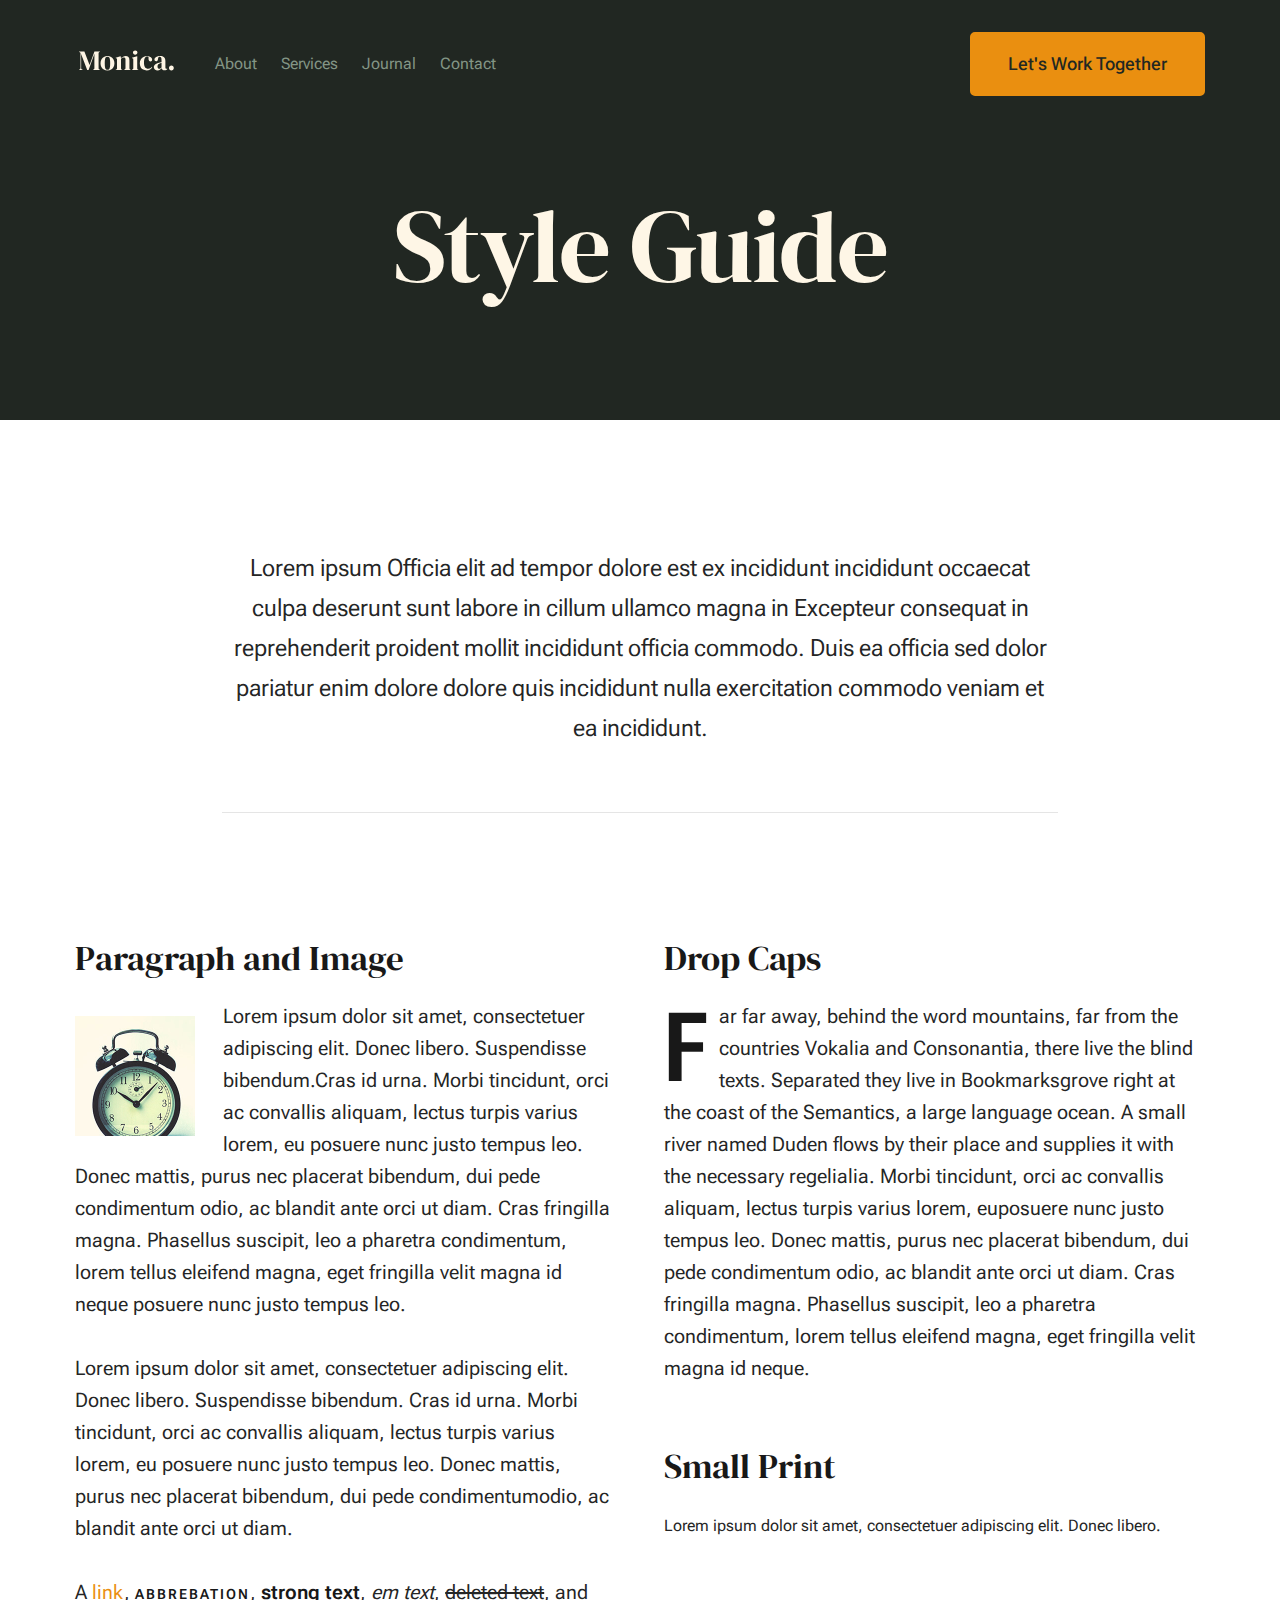
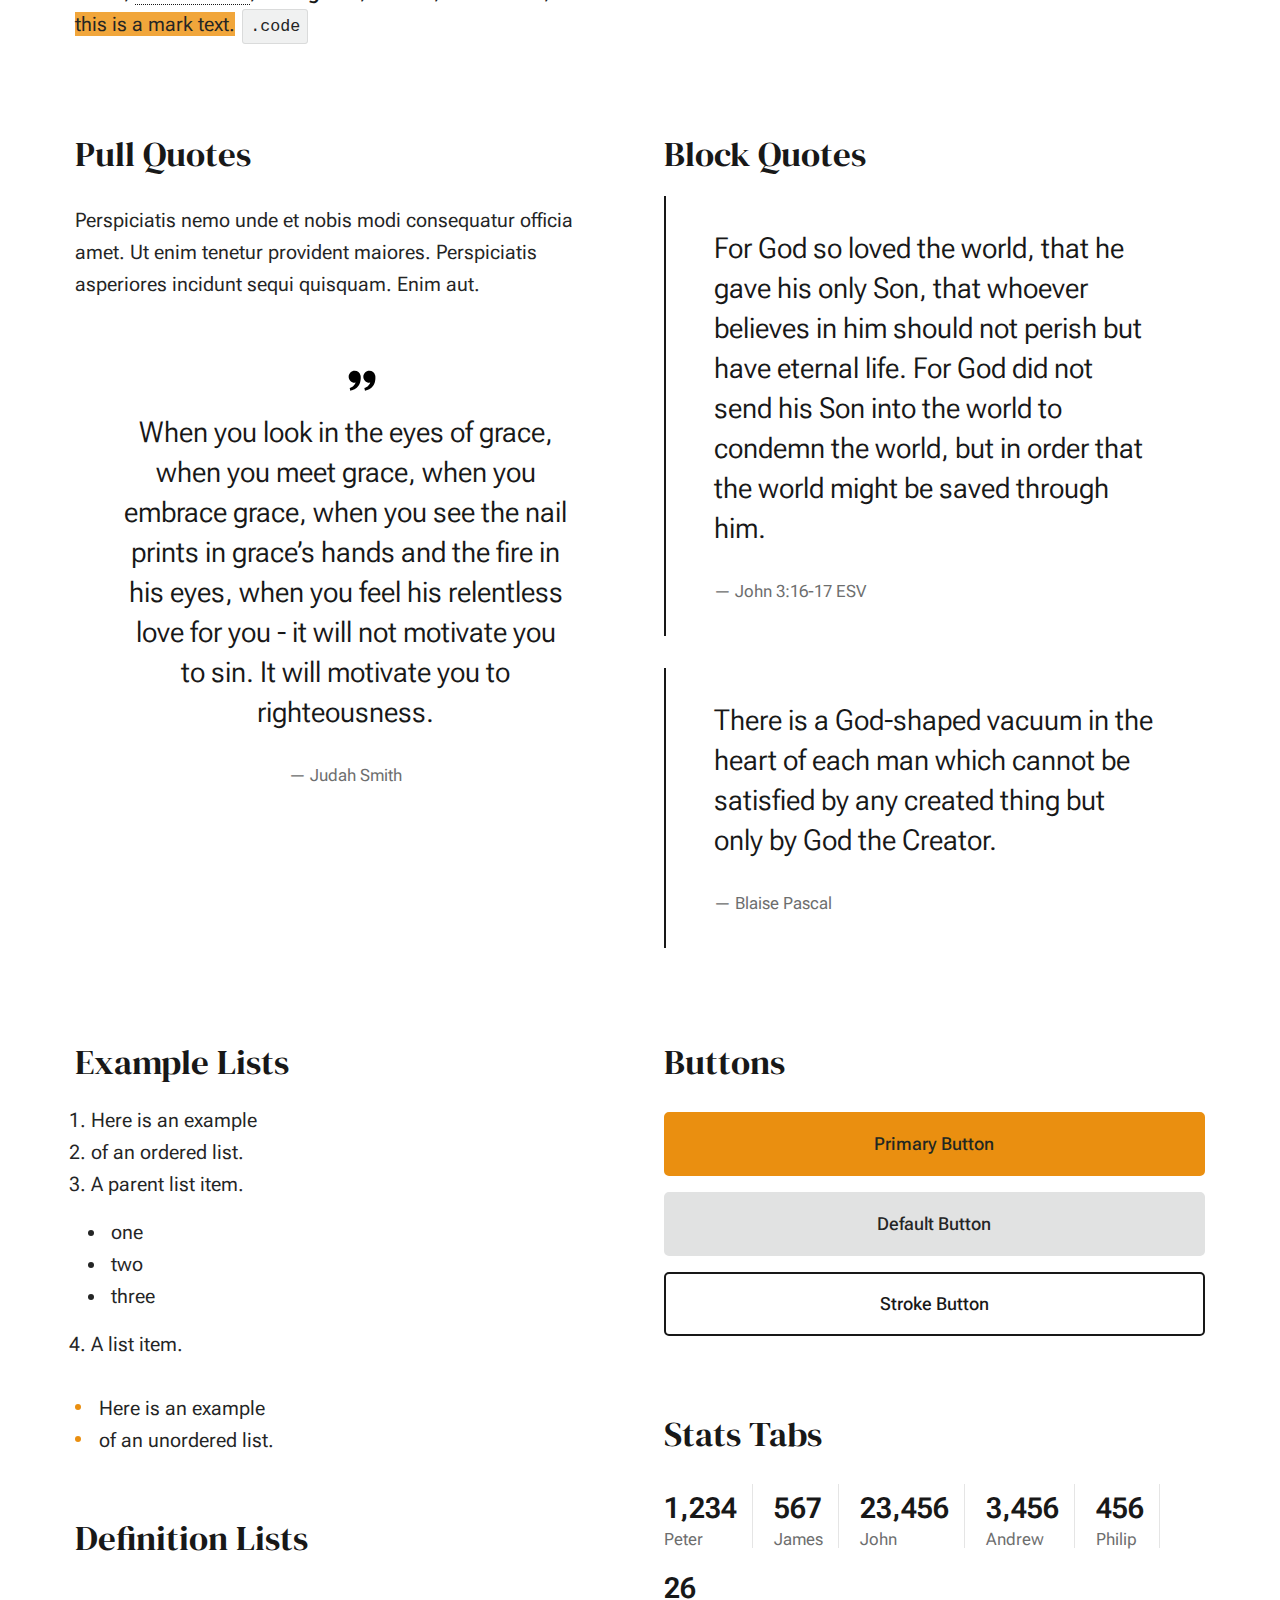
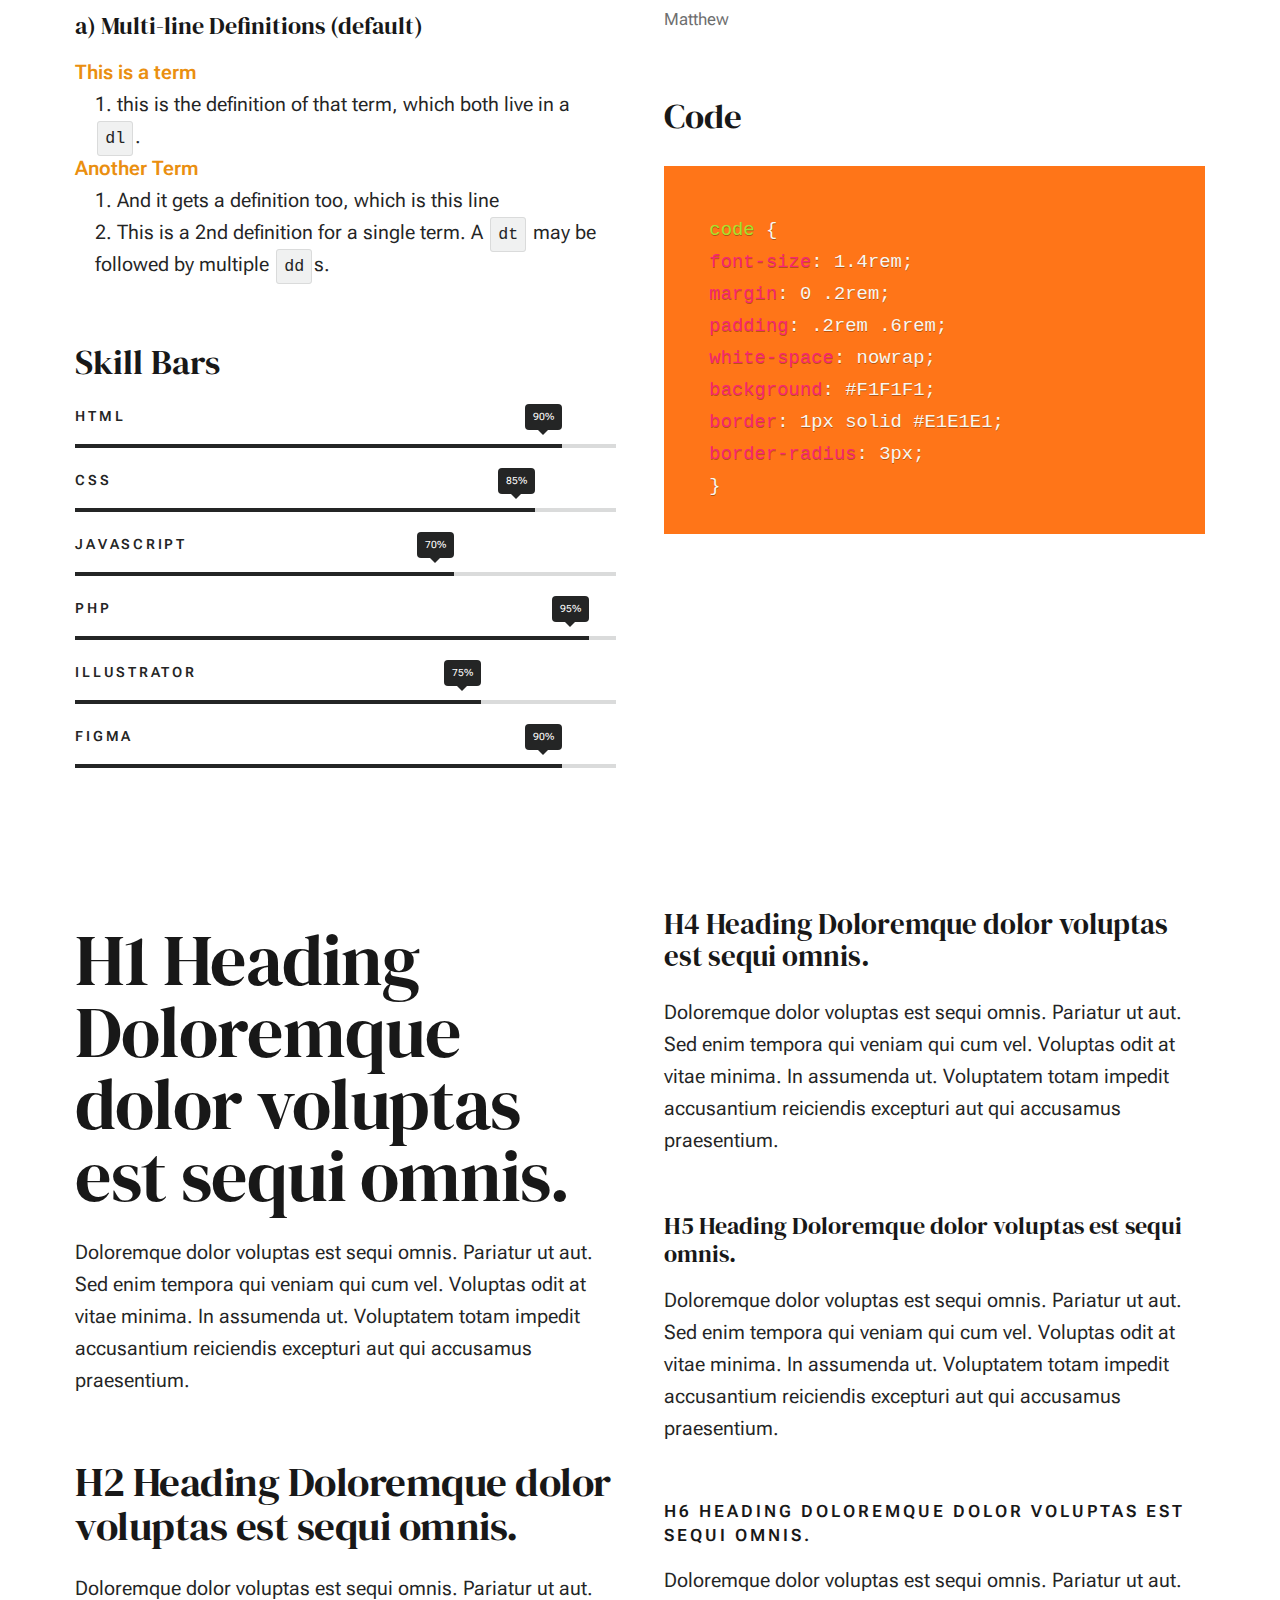
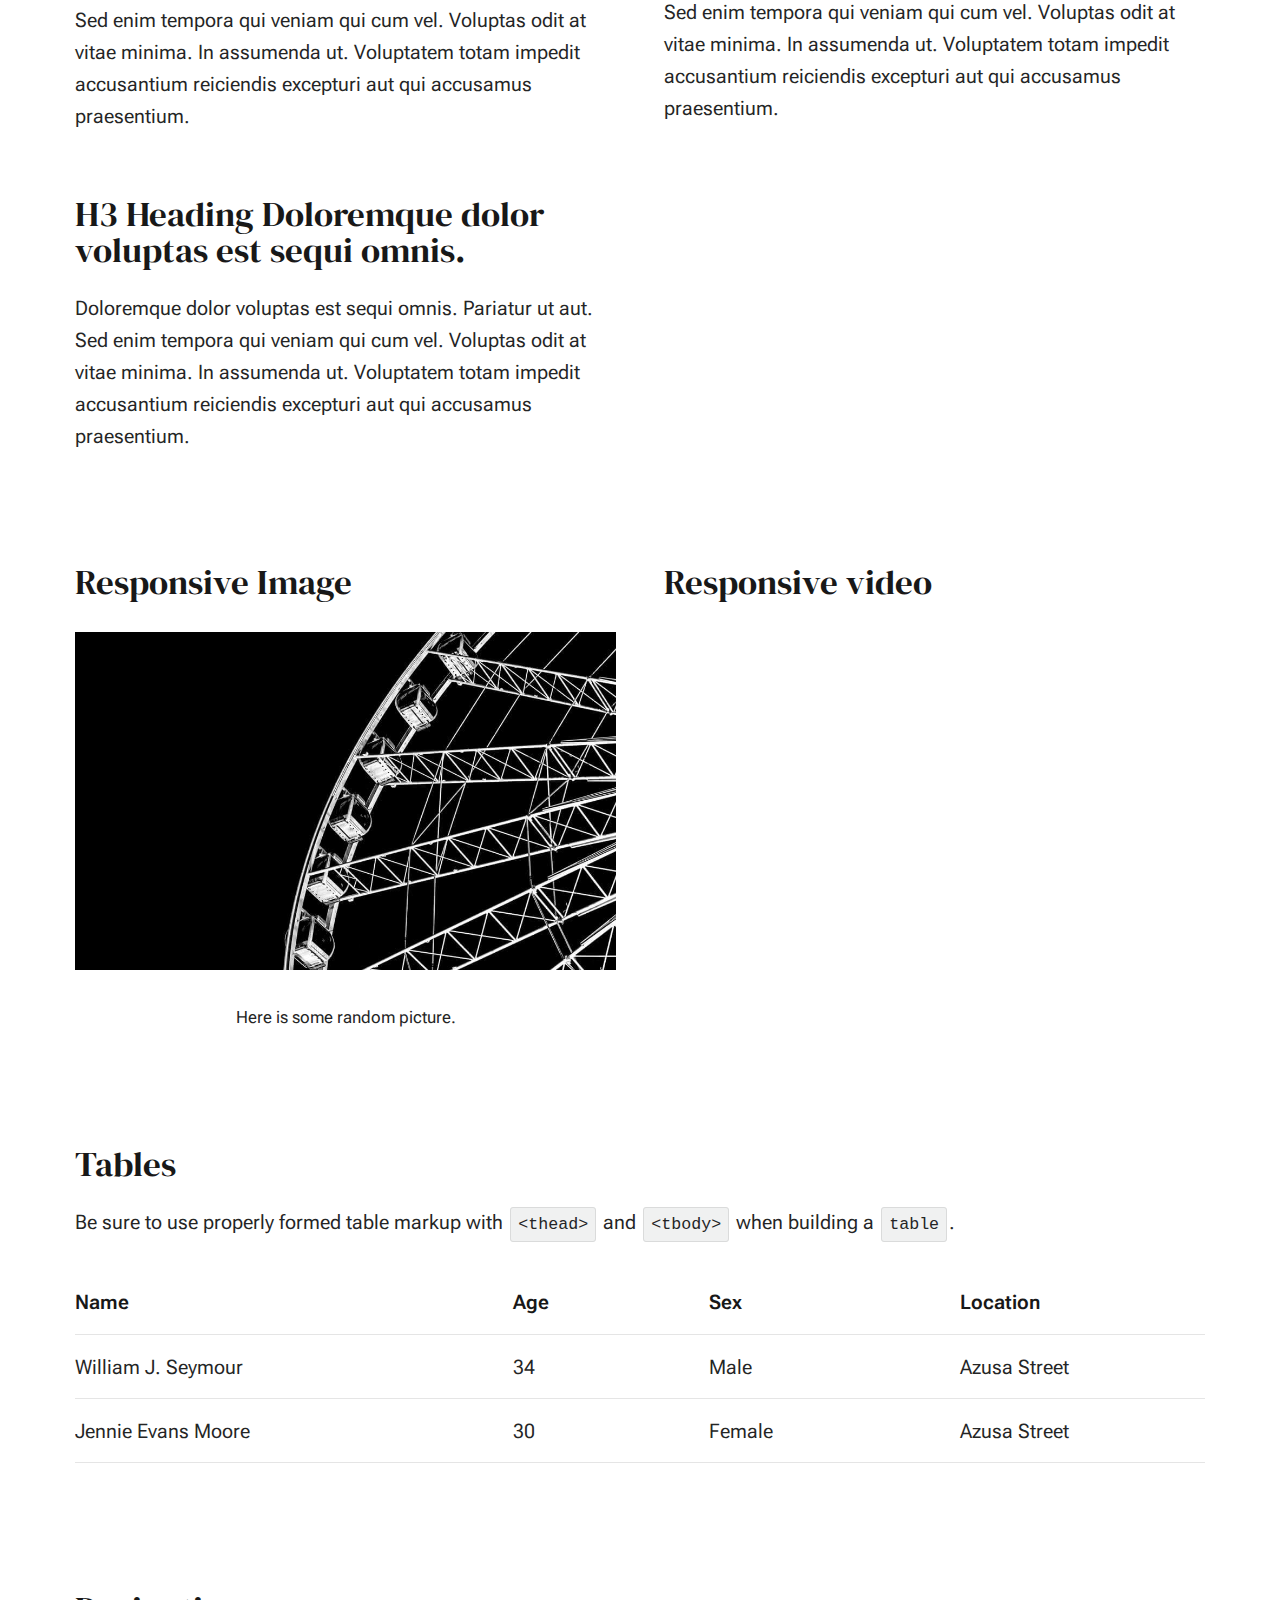
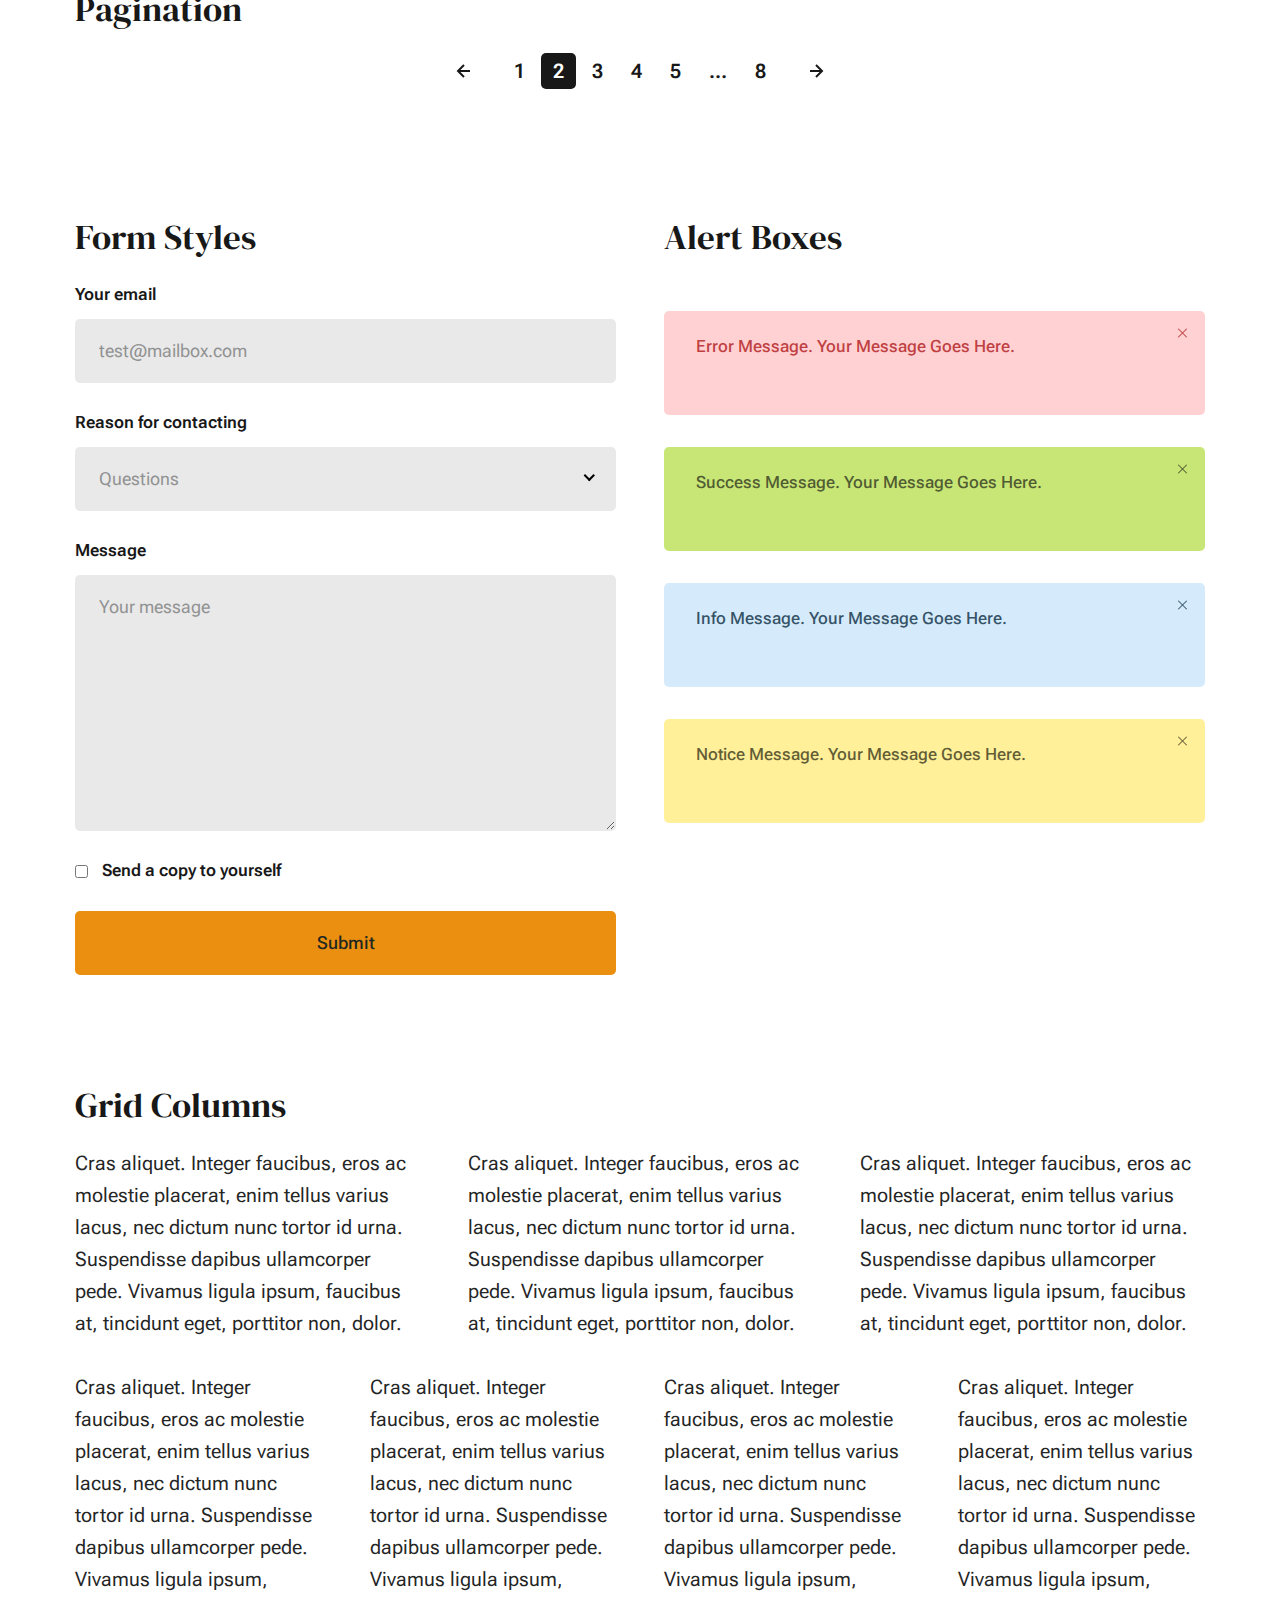
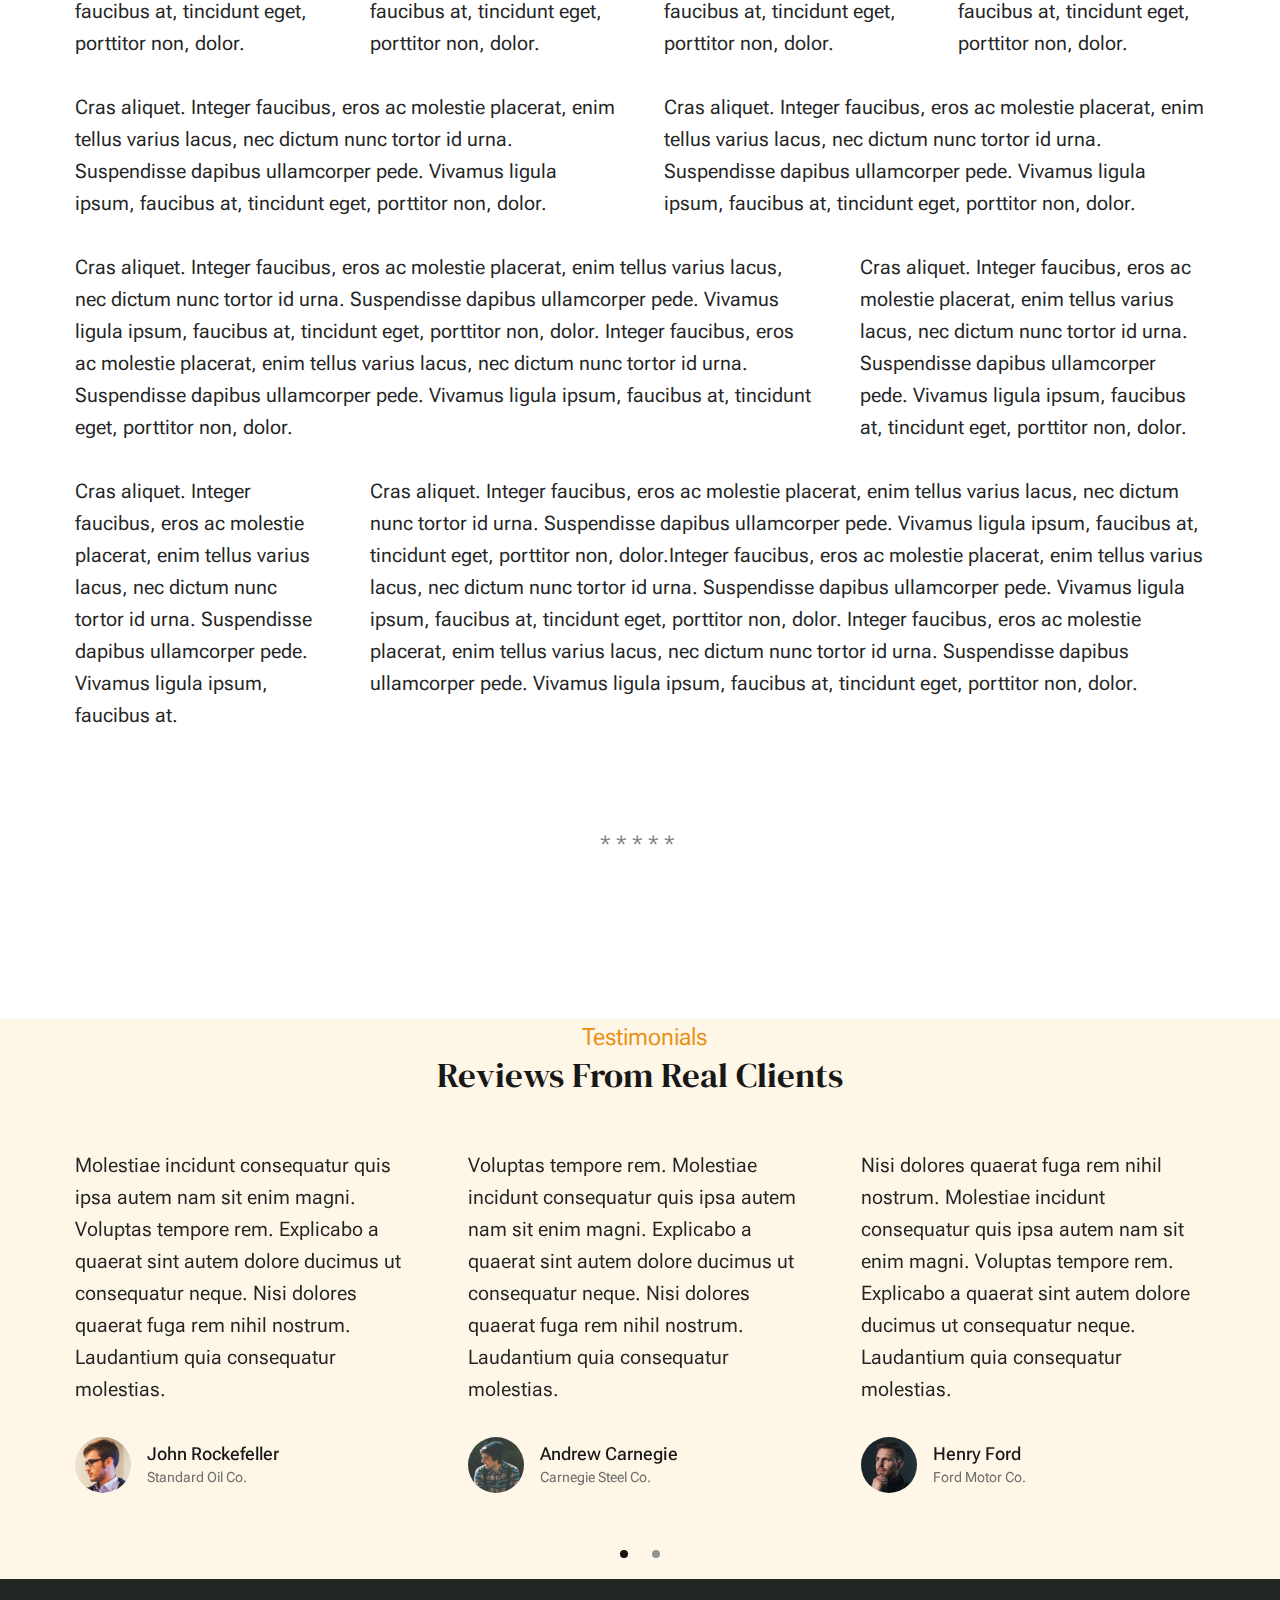
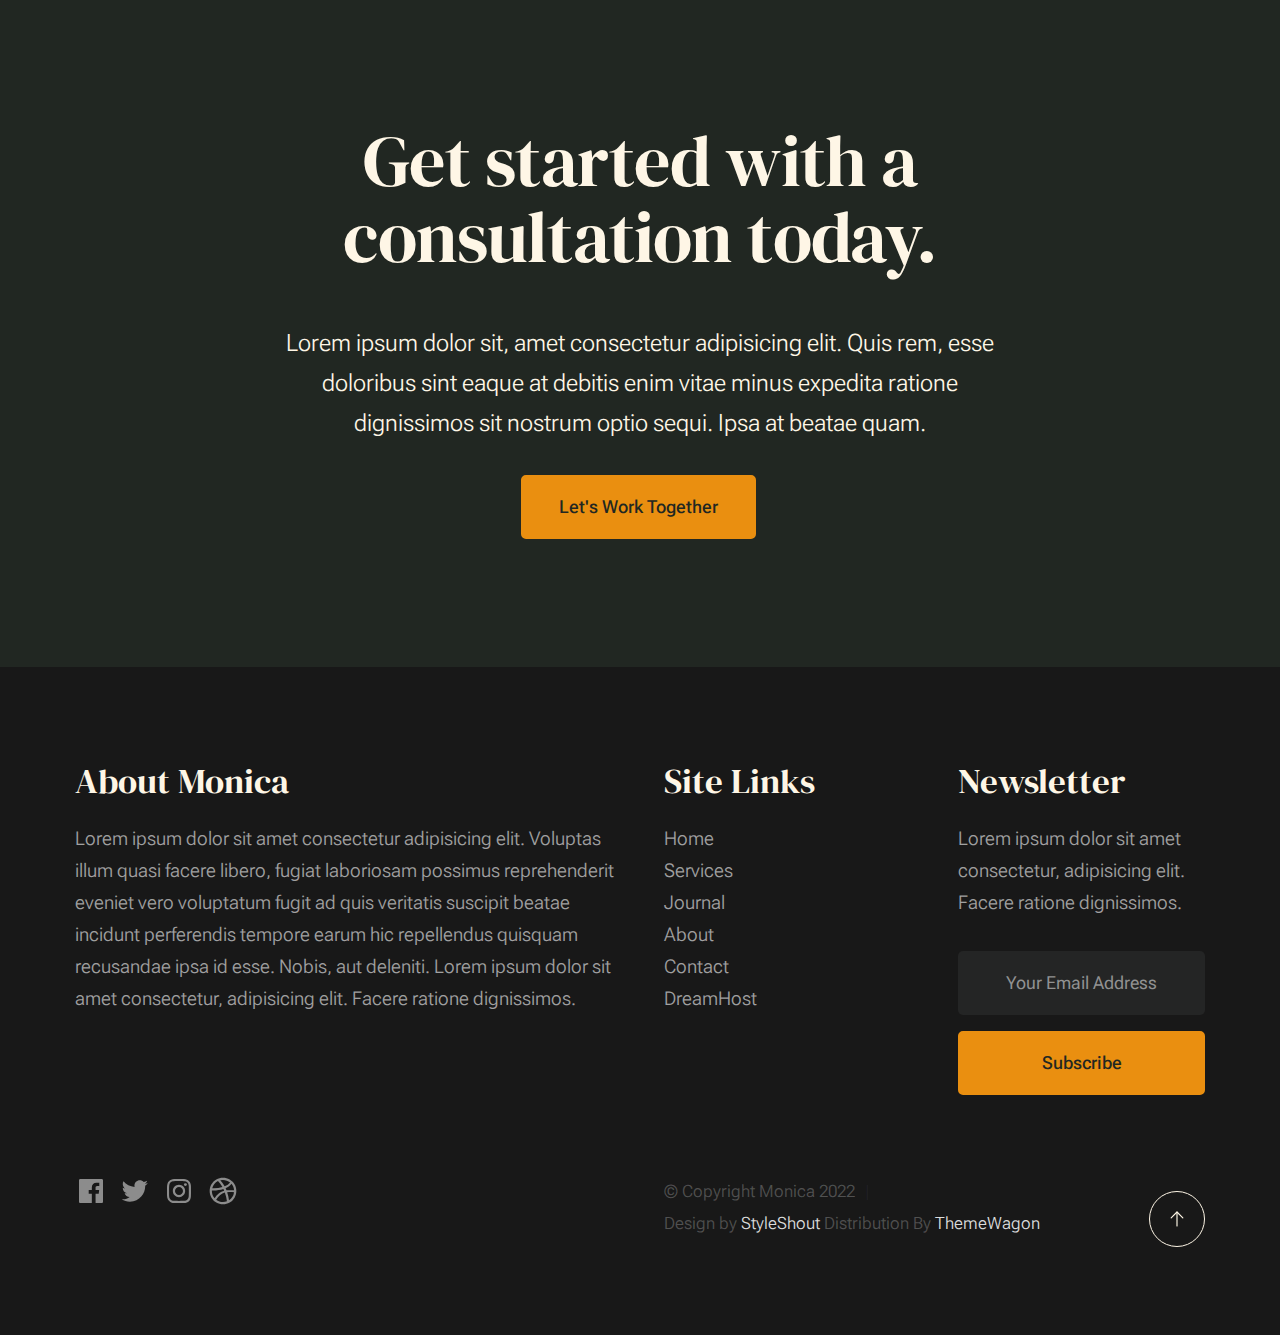
<file: styles.html>
<!DOCTYPE html>
<html lang="en" class="no-js" >
<head>

    <!--- basic page needs
    ================================================== -->
    <meta charset="utf-8">
    <meta name="viewport" content="width=device-width, initial-scale=1">
    <title>Styles - Monica</title>

    <script>
        document.documentElement.classList.remove('no-js');
        document.documentElement.classList.add('js');
    </script>

    <!-- CSS
    ================================================== -->
    <link rel="stylesheet" href="css/vendor.css">
    <link rel="stylesheet" href="css/styles.css">

    <!-- favicons
    ================================================== -->
    <link rel="apple-touch-icon" sizes="180x180" href="apple-touch-icon.png">
    <link rel="icon" type="image/png" sizes="32x32" href="favicon-32x32.png">
    <link rel="icon" type="image/png" sizes="16x16" href="favicon-16x16.png">
    <link rel="manifest" href="site.webmanifest">

</head>


<body id="top">


    <!-- preloader
    ================================================== -->
    <div id="preloader">
        <div id="loader" class="dots-fade">
            <div></div>
            <div></div>
            <div></div>
        </div>
    </div>


    <!-- page wrap
    ================================================== -->
    <div id="page" class="s-pagewrap">


        <!-- # site header 
        ================================================== -->
        <header class="s-header">

            <div class="row s-header__inner width-sixteen-col">

                <div class="s-header__block">
                    <div class="s-header__logo">
                        <a class="logo" href="index.html">
                            <img src="images/logo.svg" alt="Homepage">
                        </a>
                    </div>

                    <a class="s-header__menu-toggle" href="#0"><span>Menu</span></a>
                </div> <!-- end s-header__block -->

                <nav class="s-header__nav">
    
                    <ul class="s-header__menu-links">
                        <li><a href="about.html">About</a></li>
                        <li><a href="services.html">Services</a></li>
                        <li><a href="blog.html">Journal</a></li>
                        <li><a href="contact.html">Contact</a></li>
                    </ul> <!-- s-header__menu-links -->

                    <div class="s-header__contact">
                        <a href="contact.html" class="btn btn--primary s-header__contact-btn">Let's Work Together</a>                        
                    </div> <!-- s-header__contact -->
    
                </nav> <!-- end s-header__nav -->

            </div> <!-- end s-header__inner -->

        </header> <!-- end s-header -->


        <!-- # site main content
        ================================================== -->
        <section id="content" class="s-content">

               <section class="s-pageheader pageheader">
                    <div class="row">
                        <div class="column xl-12">
                            <h1 class="page-title">
                               Style Guide
                            </h1>                            
                        </div>
                    </div>
               </section> <!-- end pageheader --> 

               <section class="s-pagecontent pagecontent">

                    <div class="row row-x-center text-center">

                        <div class="column tab-12 xl-9">
            
                            <p class="lead">Lorem ipsum Officia elit ad tempor dolore est ex incididunt incididunt occaecat culpa deserunt 
                            sunt labore in cillum ullamco magna in Excepteur consequat in reprehenderit proident mollit incididunt officia commodo.
                            Duis ea officia sed dolor pariatur enim dolore dolore quis incididunt nulla exercitation commodo veniam et ea incididunt.
                            </p>
            
                            <hr>
                        </div>
            
                    </div> <!-- end row -->
            
                    <div class="row">
            
                        <div class="column mob-12 md-6 stack-on-900">
            
                            <h3>Paragraph and Image</h3>
            
                            <p><a href="#"><img width="120" height="120" class="u-pull-left" alt="sample-image" src="images/sample-image.jpg"></a>
                            Lorem ipsum dolor sit amet, consectetuer adipiscing elit. Donec libero. Suspendisse bibendum.Cras id urna. Morbi 
                            tincidunt, orci ac convallis aliquam, lectus turpis varius lorem, eu posuere nunc justo tempus leo. Donec mattis, 
                            purus nec placerat bibendum, dui pede condimentum odio, ac blandit ante orci ut diam. Cras fringilla magna. 
                            Phasellus suscipit, leo a pharetra condimentum, lorem tellus eleifend magna, eget fringilla velit magna id 
                            neque posuere nunc justo tempus leo. </p>
            
                            <p>
                            Lorem ipsum dolor sit amet, consectetuer adipiscing elit. Donec libero. Suspendisse bibendum. Cras id urna. 
                            Morbi tincidunt, orci ac convallis aliquam, lectus turpis varius lorem, eu posuere nunc justo tempus leo. 
                            Donec mattis, purus nec placerat bibendum, dui pede condimentumodio, ac blandit ante orci ut diam.	
                            </p>
            
                            <p>A <a href="#">link</a>,
                            <abbr title="this really isn't a very good description">abbrebation</abbr>,
                            <strong>strong text</strong>,
                            <em>em text</em>,
                            <del>deleted text</del>, and
                            <mark>this is a mark text.</mark>
                            <code>.code</code>
                            </p>
            
                        </div>
            
                        <div class="column mob-12 md-6">
            
                            <h3>Drop Caps</h3>
            
                            <p class="drop-cap">Far far away, behind the word mountains, far from the countries Vokalia and Consonantia,
                            there live the blind texts. Separated they live in Bookmarksgrove right at the coast of the
                            Semantics, a large language ocean. A small river named Duden flows by their place and supplies it with the 
                            necessary regelialia. Morbi tincidunt, orci ac convallis aliquam, lectus turpis varius lorem, 
                            euposuere nunc justo tempus leo. Donec mattis, purus nec placerat bibendum, dui pede condimentum odio, 
                            ac blandit ante orci ut diam. Cras fringilla magna. Phasellus suscipit, leo a pharetra condimentum, 
                            lorem tellus eleifend magna, eget fringilla velit magna id neque.
                            </p>
            
                            <h3>Small Print</h3>
            
                            <p><small>Lorem ipsum dolor sit amet, consectetuer adipiscing elit. Donec libero.</small></p>
                            
                    
            
                        </div>
            
                    </div> <!-- end row -->
            
                    <div class="row">
            
                        <div class="column xl-6 md-12">
            
                            <h3 class="u-add-bottom">Pull Quotes</h3>
            
                            <p>
                            Perspiciatis nemo unde et nobis modi consequatur officia amet. Ut enim 
                            tenetur provident maiores. Perspiciatis asperiores incidunt sequi 
                            quisquam. Enim aut. 
                            </p>
            
                            <figure class="pull-quote">
                                <blockquote>
                                    <p>
                                    When you look in the eyes of grace, when you meet grace, 
                                    when you embrace grace, when you see the nail prints in 
                                    grace’s hands and the fire in his eyes, when you feel his 
                                    relentless love for you - it will not motivate you to sin. 
                                    It will motivate you to righteousness.
                                    </p>
            
                                    <footer>
                                        <cite>Judah Smith</cite>
                                    </footer>
                                </blockquote>
                            </figure>
            
            
                        </div>
            
                        <div class="column xl-6 md-12">
            
                            <h3 class="h-add-bottom">Block Quotes</h3>
            
                            <blockquote cite="http://where-i-got-my-info-from.com">
                                <p>
                                For God so loved the world, that he gave his only Son, that whoever believes in 
                                him should not perish but have eternal life. For God did not send his Son into 
                                the world to condemn the world, but in order that the world might be 
                                saved through him.
                                </p>
            
                                <footer>
                                    <cite>
                                        <a href="#0">John 3:16-17 ESV</a>
                                    </cite>
                                </footer>
            
                            </blockquote>
            
                            <blockquote>
                                <p>There is a God-shaped vacuum in the heart of each man which cannot be satisfied 
                                by any created thing but only by God the Creator.</p>
            
                                <footer>
                                    <cite>Blaise Pascal</cite>
                                </footer>
            
                            </blockquote>
            
                        </div>
            
                    </div> <!-- end row -->
            
                    <div class="row u-add-half-bottom">
            
                        <div class="column xl-6 md-12">
            
                            <h3>Example Lists</h3>
            
                            <ol>
                                <li>Here is an example</li>
                                <li>of an ordered list.</li>
                                <li>A parent list item.
                                    <ul>
                                        <li>one</li>
                                        <li>two</li>
                                        <li>three</li>
                                    </ul>
                                    </li>
                                    <li>A list item.</li>
                                </ol>
            
                            <ul class="disc">
                                <li>Here is an example</li>
                                <li>of an unordered list.</li>
                            </ul>
            
                            <h3>Definition Lists</h3>
            
                            <h5>a) Multi-line Definitions (default) </h5>
            
                            <dl class="dictionary-style">
                                <dt><strong>This is a term</strong></dt>
                                    <dd>this is the definition of that term, which both live in a <code>dl</code>.</dd>
                                <dt><strong>Another Term</strong></dt>
                                    <dd>And it gets a definition too, which is this line</dd>
                                    <dd>This is a 2<sup>nd</sup> definition for a single term. A <code>dt</code> may be followed by multiple <code>dd</code>s.</dd>
                            </dl>
            
                            <h3 class="u-add-bottom">Skill Bars</h3>
            
                            <ul class="skill-bars">
                                <li>
                                <div class="progress percent90"><span>90%</span></div>
                                <strong>HTML</strong>
                                </li>
                                <li>
                                <div class="progress percent85"><span>85%</span></div>
                                <strong>CSS</strong>
                                </li>
                                <li>
                                <div class="progress percent70"><span>70%</span></div>
                                <strong>Javascript</strong>
                                </li>
                                <li>
                                <div class="progress percent95"><span>95%</span></div>
                                <strong>PHP</strong>
                                </li>
                                <li>
                                <div class="progress percent75"><span>75%</span></div>
                                <strong>Illustrator</strong>
                                </li>
                                <li>
                                <div class="progress percent90"><span>90%</span></div>
                                <strong>Figma</strong>
                                </li>
                            </ul>
            
                        </div>
            
                        <div class="column xl-6 md-12">
            
                            <h3 class="u-add-bottom">Buttons</h3>
            
                            <p>
                                <a class="btn btn--primary u-fullwidth" href="#0">Primary Button</a>
                                <a class="btn u-fullwidth" href="#0">Default Button</a>
                                <a class="btn btn--stroke u-fullwidth" href="#0">Stroke Button</a>
                            </p>
            
                            <h3>Stats Tabs</h3>
            
                            <ul class="stats-tabs">
                                <li><a href="#0">1,234 <em>Peter</em></a></li>
                                <li><a href="#0">567 <em>James</em></a></li>
                                <li><a href="#0">23,456 <em>John</em></a></li>
                                <li><a href="#0">3,456 <em>Andrew</em></a></li>
                                <li><a href="#0">456 <em>Philip</em></a></li>
                                <li><a href="#0">26 <em>Matthew</em></a></li>
                            </ul>
            
                            <h3 class="u-add-bottom">Code</h3>
            
<pre><code class="language-css">
    code {
    font-size: 1.4rem;
    margin: 0 .2rem;
    padding: .2rem .6rem;
    white-space: nowrap;
    background: #F1F1F1;
    border: 1px solid #E1E1E1;	
    border-radius: 3px;
    }
</code></pre>
            
                        </div>
            
                    </div> <!-- end row -->
            
                    <div class="row u-add-half-bottom">
            
                        <div class="column xl-6 md-12">
                                
                            <h1>H1 Heading Doloremque dolor voluptas est sequi omnis.</h1>
                            <p>Doloremque dolor voluptas est sequi omnis. Pariatur ut aut. Sed enim tempora qui veniam qui cum vel. 
                            Voluptas odit at vitae minima. In assumenda ut. Voluptatem totam impedit accusantium reiciendis excepturi aut qui accusamus praesentium.</p>
            
                            <h2>H2 Heading Doloremque dolor voluptas est sequi omnis.</h2>
                            <p>Doloremque dolor voluptas est sequi omnis. Pariatur ut aut. Sed enim tempora qui veniam qui cum vel. 
                            Voluptas odit at vitae minima. In assumenda ut. Voluptatem totam impedit accusantium reiciendis excepturi aut qui accusamus praesentium.</p>
            
                            <h3>H3 Heading Doloremque dolor voluptas est sequi omnis.</h3>
                            <p>Doloremque dolor voluptas est sequi omnis. Pariatur ut aut. Sed enim tempora qui veniam qui cum vel. 
                            Voluptas odit at vitae minima. In assumenda ut. Voluptatem totam impedit accusantium reiciendis excepturi aut qui accusamus praesentium.</p>
            
                            
                        </div>
            
                        <div class="column xl-6 md-12">
                            <h4>H4 Heading Doloremque dolor voluptas est sequi omnis.</h4>
                            <p>Doloremque dolor voluptas est sequi omnis. Pariatur ut aut. Sed enim tempora qui veniam qui cum vel. 
                            Voluptas odit at vitae minima. In assumenda ut. Voluptatem totam impedit accusantium reiciendis excepturi aut qui accusamus praesentium.</p>
            
                            <h5>H5 Heading Doloremque dolor voluptas est sequi omnis.</h5>
                            <p>Doloremque dolor voluptas est sequi omnis. Pariatur ut aut. Sed enim tempora qui veniam qui cum vel. 
                            Voluptas odit at vitae minima. In assumenda ut. Voluptatem totam impedit accusantium reiciendis excepturi aut qui accusamus praesentium.</p>
            
                            <h6>H6 Heading Doloremque dolor voluptas est sequi omnis.</h6>
                            <p>Doloremque dolor voluptas est sequi omnis. Pariatur ut aut. Sed enim tempora qui veniam qui cum vel. 
                            Voluptas odit at vitae minima. In assumenda ut. Voluptatem totam impedit accusantium reiciendis excepturi aut qui accusamus praesentium.</p>
                
                            
                        </div>
            
                    </div> <!-- end row -->
            
                    <div class="row u-add-half-bottom">
            
                        <div class="column xl-6 md-12">
            
                            <h3 class="u-add-bottom">Responsive Image</h3>
            
                            <figure>
                                <img src="images/wheel-500.jpg" 
                                srcset="images/wheel-1000.jpg 1000w, 
                                images/wheel-500.jpg 500w" 
                                sizes="(max-width: 1000px) 100vw, 1000px" alt="">
            
                                <figcaption>
                                    Here is some random picture.
                                </figcaption>
                            </figure>
            
                        </div>
            
                        <div class="column xl-6 md-12">
            
                            <h3 class="u-add-bottom">Responsive video</h3>
            
                            <div class="video-container">
                            <iframe src="https://player.vimeo.com/video/14592941?color=00a650&title=0&byline=0&portrait=0" width="500" height="281" frameborder="0" webkitallowfullscreen mozallowfullscreen allowfullscreen></iframe> 
                            </div>
            
                        </div>
                        
                    </div> <!-- end row -->
            
                    <div class="row u-add-bottom">
            
                        <div class="column xl-12">
            
                            <h3>Tables</h3>
                            <p>Be sure to use properly formed table markup with <code>&lt;thead&gt;</code> and <code>&lt;tbody&gt;</code> when building a <code>table</code>.</p>
            
                            <div class="table-responsive">
            
                                <table>
                                        <thead>
                                        <tr>
                                            <th>Name</th>
                                            <th>Age</th>
                                            <th>Sex</th>
                                            <th>Location</th>
                                        </tr>
                                        </thead>
                                        <tbody>
                                        <tr>
                                            <td>William J. Seymour</td>
                                            <td>34</td>
                                            <td>Male</td>
                                            <td>Azusa Street</td>
                                        </tr>
                                        <tr>
                                            <td>Jennie Evans Moore</td>
                                            <td>30</td>
                                            <td>Female</td>
                                            <td>Azusa Street</td>
                                        </tr>
                                        </tbody>
                                </table>
            
                            </div>
            
                        </div>
                        
                    </div> <!-- end row -->
            
                    <div class="row">
            
                        <div class="column xl-12">
                            <h3>Pagination</h3>
            
                            <nav class="pgn">
                                <ul>
                                    <li>
                                        <a class="pgn__prev" href="#0">
                                            <svg xmlns="http://www.w3.org/2000/svg" width="24" height="24" viewBox="0 0 24 24"><path d="M12.707 17.293L8.414 13H18v-2H8.414l4.293-4.293-1.414-1.414L4.586 12l6.707 6.707z"/></svg>
                                        </a>
                                    </li>
                                    <li><a class="pgn__num" href="#0">1</a></li>
                                    <li><span class="pgn__num current">2</span></li>
                                    <li><a class="pgn__num" href="#0">3</a></li>
                                    <li><a class="pgn__num" href="#0">4</a></li>
                                    <li><a class="pgn__num" href="#0">5</a></li>
                                    <li><span class="pgn__num dots">…</span></li>
                                    <li><a class="pgn__num" href="#0">8</a></li>
                                    <li>
                                        <a class="pgn__next" href="#0">
                                            <svg xmlns="http://www.w3.org/2000/svg" width="24" height="24" viewBox="0 0 24 24"><path d="M11.293 17.293l1.414 1.414L19.414 12l-6.707-6.707-1.414 1.414L15.586 11H6v2h9.586z"/></svg>
                                        </a>
                                    </li>
                                </ul>
                            </nav>
                        </div>
            
                    </div> <!-- end row -->
            
                    <div class="row">
            
                        <div class="column xl-6 md-12">
            
                            <h3 class="u-add-bottom">Form Styles</h3>
            
                            <form>
                                <div>
                                    <label for="sampleInput">Your email</label>
                                    <input class="u-fullwidth" type="email" placeholder="test@mailbox.com" id="sampleInput">
                                </div>
                                <div>
                                    <label for="sampleRecipientInput">Reason for contacting</label>
                                    <div class="ss-custom-select">
                                        <select class="u-fullwidth" id="sampleRecipientInput">
                                            <option value="Option 1">Questions</option>
                                            <option value="Option 2">Report</option>
                                            <option value="Option 3">Others</option>
                                        </select>
                                    </div>
                                </div>
                                
                                <label for="exampleMessage">Message</label>
                                <textarea class="u-fullwidth" placeholder="Your message" id="exampleMessage"></textarea>
            
                                <label class="u-add-bottom">
                                    <input type="checkbox">
                                    <span class="label-text">Send a copy to yourself</span>
                                </label>
                            
                                <input class="btn--primary u-fullwidth" type="submit" value="Submit">
                            </form>
            
                        </div>
            
                        <div class="column xl-6 md-12">
            
                            <h3>Alert Boxes</h3>
            
                            <br>
                            
                            <div class="alert-box alert-box--error">
                                <p>Error Message. Your Message Goes Here.</p>
                                <span class="alert-box__close"></span>
                            </div><!-- end error -->
                                    
                            <div class="alert-box alert-box--success">
                                <p>Success Message. Your Message Goes Here.</p>
                                <span class="alert-box__close"></span>
                            </div><!-- end success -->
                                    
                            <div class="alert-box alert-box--info">
                                <p>Info Message. Your Message Goes Here.</p>
                                <span class="alert-box__close"></span>
                            </div><!-- end info -->
                                    
                            <div class="alert-box alert-box--notice">
                                <p>Notice Message. Your Message Goes Here.</p>
                                <span class="alert-box__close"></span>
                            </div><!-- end notice -->
                        
                        </div>
            
                    </div> <!-- end row -->
            
                    <div class="row">
            
                        <div class="xl-12 column">
                        <h3 class="half-bottom">Grid Columns</h3>
                        </div>
            
                    </div> <!-- Row End-->
            
                    <!--<h4>1/3 Columns</h4>  -->
            
                    <div class="row">
            
                        <div class="xl-4 md-12 column">
                            <p>
                            Cras aliquet. Integer faucibus, eros ac molestie placerat, enim tellus varius lacus,
                            nec dictum nunc tortor id urna. Suspendisse dapibus ullamcorper pede. Vivamus ligula ipsum,
                            faucibus at, tincidunt eget, porttitor non, dolor. 
                            </p>
                        </div>
            
                        <div class="xl-4 md-12 column">
                            <p>
                            Cras aliquet. Integer faucibus, eros ac molestie placerat, enim tellus varius lacus,
                            nec dictum nunc tortor id urna. Suspendisse dapibus ullamcorper pede. Vivamus ligula ipsum,
                            faucibus at, tincidunt eget, porttitor non, dolor. 
                            </p>
                        </div>
            
                        <div class="xl-4 md-12 column">
                            <p>
                            Cras aliquet. Integer faucibus, eros ac molestie placerat, enim tellus varius lacus,
                            nec dictum nunc tortor id urna. Suspendisse dapibus ullamcorper pede. Vivamus ligula ipsum,
                            faucibus at, tincidunt eget, porttitor non, dolor. 
                            </p>
                        </div>
            
                    </div>
            
                    <!--<h4>1/4 Columns</h4>  -->
            
                    <div class="row">
            
                        <div class="xl-3 md-6 tab-12 column">
                            <p>
                            Cras aliquet. Integer faucibus, eros ac molestie placerat, enim tellus varius lacus,
                            nec dictum nunc tortor id urna. Suspendisse dapibus ullamcorper pede. Vivamus ligula ipsum,
                            faucibus at, tincidunt eget, porttitor non, dolor. 
                            </p>
                        </div>
            
                        <div class="xl-3 md-6 tab-12 column">
                            <p>
                            Cras aliquet. Integer faucibus, eros ac molestie placerat, enim tellus varius lacus,
                            nec dictum nunc tortor id urna. Suspendisse dapibus ullamcorper pede. Vivamus ligula ipsum,
                            faucibus at, tincidunt eget, porttitor non, dolor. 
                            </p>
                        </div>
            
                        <div class="xl-3 md-6 tab-12 column">
                            <p>
                            Cras aliquet. Integer faucibus, eros ac molestie placerat, enim tellus varius lacus,
                            nec dictum nunc tortor id urna. Suspendisse dapibus ullamcorper pede. Vivamus ligula ipsum,
                            faucibus at, tincidunt eget, porttitor non, dolor. 
                            </p>
                        </div>
            
                        <div class="xl-3 md-6 tab-12 column">
                            <p>
                            Cras aliquet. Integer faucibus, eros ac molestie placerat, enim tellus varius lacus,
                            nec dictum nunc tortor id urna. Suspendisse dapibus ullamcorper pede. Vivamus ligula ipsum,
                            faucibus at, tincidunt eget, porttitor non, dolor. 
                            </p>
                        </div>
            
                    </div>
            
                    <!--<h4>1/2 Columns</h4>  -->
            
                    <div class="row">
            
                        <div class="xl-6 tab-12 column">
                            <p>
                            Cras aliquet. Integer faucibus, eros ac molestie placerat, enim tellus varius lacus,
                            nec dictum nunc tortor id urna. Suspendisse dapibus ullamcorper pede. Vivamus ligula ipsum,
                            faucibus at, tincidunt eget, porttitor non, dolor. 
                            </p>
                        </div>
            
                        <div class="xl-6 tab-12 column">
                            <p>
                            Cras aliquet. Integer faucibus, eros ac molestie placerat, enim tellus varius lacus,
                            nec dictum nunc tortor id urna. Suspendisse dapibus ullamcorper pede. Vivamus ligula ipsum,
                            faucibus at, tincidunt eget, porttitor non, dolor. 
                            </p>
                        </div>
            
                    </div>
            
                    <!--<h4>2/3 Columns</h4>  -->
            
                    <div class="row">
            
                        <div class="xl-8 md-7 tab-12 column">
                            <p>
                            Cras aliquet. Integer faucibus, eros ac molestie placerat, enim tellus varius lacus,
                            nec dictum nunc tortor id urna. Suspendisse dapibus ullamcorper pede. Vivamus ligula ipsum,
                            faucibus at, tincidunt eget, porttitor non, dolor. Integer faucibus, eros ac molestie placerat, enim tellus varius lacus,
                            nec dictum nunc tortor id urna. Suspendisse dapibus ullamcorper pede. Vivamus ligula ipsum,
                            faucibus at, tincidunt eget, porttitor non, dolor.
                            </p>
                        </div>
            
                        <div class="xl-4 md-5 tab-12 column">
                            <p>
                            Cras aliquet. Integer faucibus, eros ac molestie placerat, enim tellus varius lacus,
                            nec dictum nunc tortor id urna. Suspendisse dapibus ullamcorper pede. Vivamus ligula ipsum,
                            faucibus at, tincidunt eget, porttitor non, dolor. 
                            </p>
                        </div>
            
                    </div>
            
                    <!--<h4>3/4 Columns</h4>  -->
            
                    <div class="row">
            
                        <div class="xl-3 md-5 tab-12 column">
                            <p>
                            Cras aliquet. Integer faucibus, eros ac molestie placerat, enim tellus varius lacus,
                            nec dictum nunc tortor id urna. Suspendisse dapibus ullamcorper pede. Vivamus ligula ipsum,
                            faucibus at. 
                            </p>
                        </div>
            
                        <div class="xl-9 md-7 tab-12 column">
                            <p>
                            Cras aliquet. Integer faucibus, eros ac molestie placerat, enim tellus varius lacus,
                            nec dictum nunc tortor id urna. Suspendisse dapibus ullamcorper pede. Vivamus ligula ipsum,
                            faucibus at, tincidunt eget, porttitor non, dolor.Integer faucibus, eros ac molestie placerat, enim tellus varius lacus,
                            nec dictum nunc tortor id urna. Suspendisse dapibus ullamcorper pede. Vivamus ligula ipsum,
                            faucibus at, tincidunt eget, porttitor non, dolor. Integer faucibus, eros ac molestie placerat, enim tellus varius lacus,
                            nec dictum nunc tortor id urna. Suspendisse dapibus ullamcorper pede. Vivamus ligula ipsum,
                            faucibus at, tincidunt eget, porttitor non, dolor.
                            </p>
                        </div>
            
                    </div> 
            
                    <hr class="fancy">

               </section> <!-- pagecontent -->

               <section class="s-testimonials">

                    <div class="s-testimonials__header row row-x-center text-center">
                        <div class="column xl-8 lg-12">
        
                            <p class="text-pretitle">
                            Testimonials
                            </p>
                            <h3>
                            Reviews From Real Clients
                            </h3>                        
        
                        </div>
                    </div> <!--end s-testimonials__header -->

                    <div class="row s-testimonials__content">
                        <div class="column xl-12 testimonials">

                            <div class="swiper-container testimonials__slider page-slider">

                                <div class="swiper-wrapper">
                                    <div class="testimonials__slide swiper-slide">
                                        <p>
                                        Molestiae incidunt consequatur quis ipsa autem nam sit enim magni. Voluptas tempore rem. 
                                        Explicabo a quaerat sint autem dolore ducimus ut consequatur neque. Nisi dolores quaerat fuga rem nihil nostrum.
                                        Laudantium quia consequatur molestias.
                                        </p>
                                        <div class="testimonials__author">
                                            <img src="images/avatars/user-01.jpg" alt="Author image" class="testimonials__avatar">
                                            <cite class="testimonials__cite">
                                                <strong>John Rockefeller</strong>
                                                <span>Standard Oil Co.</span>
                                            </cite>
                                        </div>
                                    </div>
                                    <div class="testimonials__slide swiper-slide">
                                        <p>
                                        Voluptas tempore rem. Molestiae incidunt consequatur quis ipsa autem nam sit enim magni. 
                                        Explicabo a quaerat sint autem dolore ducimus ut consequatur neque. Nisi dolores quaerat fuga rem nihil nostrum.
                                        Laudantium quia consequatur molestias.
                                        </p>
                                        <div class="testimonials__author">
                                            <img src="images/avatars/user-04.jpg" alt="Author image" class="testimonials__avatar">
                                            <cite class="testimonials__cite">
                                                <strong>Andrew Carnegie</strong>
                                                <span>Carnegie Steel Co.</span>
                                            </cite>
                                        </div>
                                    </div>
                                    <div class="testimonials__slide swiper-slide">
                                        <p>
                                        Nisi dolores quaerat fuga rem nihil nostrum. Molestiae incidunt consequatur quis ipsa autem nam sit enim magni. 
                                        Voluptas tempore rem. Explicabo a quaerat sint autem dolore ducimus ut consequatur neque. 
                                        Laudantium quia consequatur molestias.
                                        </p>
                                        <div class="testimonials__author">
                                            <img src="images/avatars/user-06.jpg" alt="Author image" class="testimonials__avatar">
                                            <cite class="testimonials__cite">
                                                <strong>Henry Ford</strong>
                                                <span>Ford Motor Co.</span>
                                            </cite>
                                        </div>
                                    </div>
                                    <div class="testimonials__slide swiper-slide">
                                        <p>
                                        Molestiae incidunt consequatur quis ipsa autem nam sit enim magni. Voluptas tempore rem. 
                                        Explicabo a quaerat sint autem dolore ducimus ut consequatur neque. Nisi dolores quaerat fuga rem nihil nostrum.
                                        Laudantium quia consequatur molestias.
                                        </p>
                                        <div class="testimonials__author">
                                            <img src="images/avatars/user-02.jpg" alt="Author image" class="testimonials__avatar">
                                            <cite class="testimonials__cite">
                                                <strong>John Morgan</strong>
                                                <span>JP Morgan & Co.</span>
                                            </cite>
                                        </div>
                                    </div> 
                                </div> <!-- end swiper-wrapper --> 

                                <div class="swiper-pagination"></div>

                            </div> <!--end testimonials__slider --> 

                        </div> <!-- testimonials -->
                    </div> <!--end s-testimonials__content -->

               </section> <!-- end s-testimonials -->

        </section> <!-- s-content-->

        <!-- # cta
        ================================================== -->
        <section id="cta" class="s-cta">

            <div class="row row-x-center text-center">
                <div class="column xl-8 lg-12">

                    <div class="s-cta__content">
                        <h2 class="text-display-title">
                        Get started with a consultation today.
                        </h2>
                        <p class="lead">
                        Lorem ipsum dolor sit, amet consectetur adipisicing elit. Quis rem, esse doloribus sint eaque at debitis enim vitae minus expedita ratione dignissimos sit nostrum optio sequi. Ipsa at beatae quam.
                        </p>
                        <a href="contact.html" class="btn btn--primary">Let's Work Together</a>
                    </div>

                </div>
            </div>

        </section> <!-- end s-cta -->


        <!-- # footer 
        ================================================== -->
        <footer class="s-footer">
            <div class="row s-footer__content">
                <div class="column xl-6 lg-6 md-12 s-footer__block s-footer__about">                    
                    <h3>About Monica</h3>
                    <p>
                    Lorem ipsum dolor sit amet consectetur adipisicing elit. Voluptas illum quasi facere libero, 
                    fugiat laboriosam possimus reprehenderit eveniet vero voluptatum fugit ad quis veritatis suscipit beatae 
                    incidunt perferendis tempore earum hic repellendus quisquam recusandae ipsa id esse. Nobis, aut deleniti.
                    Lorem ipsum dolor sit amet consectetur, adipisicing elit. Facere ratione dignissimos.
                    </p>               
                </div>                
                <div class="column xl-3 lg-6 md-12 s-footer__block s-footer__site-links">
                    <h3>Site Links</h3>
                    <ul class="link-list">
                        <li><a href="index.html">Home</a></li>
                        <li><a href="services.html">Services</a></li>
                        <li><a href="blog.html">Journal</a></li>
                        <li><a href="about.html">About</a></li>
                        <li><a href="contact.html">Contact</a></li>
                        <li><a href="https://www.dreamhost.com/r.cgi?287326">DreamHost</a></li>
                    </ul>
                </div>
                <div class="column xl-3 lg-6 md-12 tab-12 s-footer__block s-footer__newsletter">
                    <h3>Newsletter</h3>

                    <p>
                    Lorem ipsum dolor sit amet consectetur, adipisicing elit. Facere ratione dignissimos.
                    </p>

                    <div class="subscribe-form">
                        <form id="mc-form" class="mc-form">
                            <input type="email" name="EMAIL" id="mce-EMAIL" class="u-fullwidth text-center" placeholder="Your Email Address" title="The domain portion of the email address is invalid (the portion after the @)." pattern="^([^\x00-\x20\x22\x28\x29\x2c\x2e\x3a-\x3c\x3e\x40\x5b-\x5d\x7f-\xff]+|\x22([^\x0d\x22\x5c\x80-\xff]|\x5c[\x00-\x7f])*\x22)(\x2e([^\x00-\x20\x22\x28\x29\x2c\x2e\x3a-\x3c\x3e\x40\x5b-\x5d\x7f-\xff]+|\x22([^\x0d\x22\x5c\x80-\xff]|\x5c[\x00-\x7f])*\x22))*\x40([^\x00-\x20\x22\x28\x29\x2c\x2e\x3a-\x3c\x3e\x40\x5b-\x5d\x7f-\xff]+|\x5b([^\x0d\x5b-\x5d\x80-\xff]|\x5c[\x00-\x7f])*\x5d)(\x2e([^\x00-\x20\x22\x28\x29\x2c\x2e\x3a-\x3c\x3e\x40\x5b-\x5d\x7f-\xff]+|\x5b([^\x0d\x5b-\x5d\x80-\xff]|\x5c[\x00-\x7f])*\x5d))*(\.\w{2,})+$" required>
                            <input type="submit" name="subscribe" value="Subscribe" class="btn btn--primary btn--small u-fullwidth">
                            <!-- <div style="position: absolute; left: -5000px;" aria-hidden="true"><input type="text" name="b_cdb7b577e41181934ed6a6a44_9a91cfe7b3" tabindex="-1" value=""></div> -->
                            <div class="mc-status"></div>
                        </form>
                    </div>
                </div>
            </div>    
            
            <div class="row s-footer__bottom">
                <div class="column xl-6 lg-12">
                    <ul class="s-footer__social social-list">
                        <li>
                            <a href="#0">
                                <svg xmlns="http://www.w3.org/2000/svg" width="24" height="24" viewBox="0 0 24 24" style="fill:rgba(0, 0, 0, 1);transform:;-ms-filter:"><path d="M20,3H4C3.447,3,3,3.448,3,4v16c0,0.552,0.447,1,1,1h8.615v-6.96h-2.338v-2.725h2.338v-2c0-2.325,1.42-3.592,3.5-3.592 c0.699-0.002,1.399,0.034,2.095,0.107v2.42h-1.435c-1.128,0-1.348,0.538-1.348,1.325v1.735h2.697l-0.35,2.725h-2.348V21H20 c0.553,0,1-0.448,1-1V4C21,3.448,20.553,3,20,3z"></path></svg>
                                <span class="u-screen-reader-text">Facebook</span>
                            </a>
                        </li>
                        <li>
                            <a href="#0">
                                <svg xmlns="http://www.w3.org/2000/svg" width="24" height="24" viewBox="0 0 24 24" style="fill:rgba(0, 0, 0, 1);transform:;-ms-filter:"><path d="M19.633,7.997c0.013,0.175,0.013,0.349,0.013,0.523c0,5.325-4.053,11.461-11.46,11.461c-2.282,0-4.402-0.661-6.186-1.809 c0.324,0.037,0.636,0.05,0.973,0.05c1.883,0,3.616-0.636,5.001-1.721c-1.771-0.037-3.255-1.197-3.767-2.793 c0.249,0.037,0.499,0.062,0.761,0.062c0.361,0,0.724-0.05,1.061-0.137c-1.847-0.374-3.23-1.995-3.23-3.953v-0.05 c0.537,0.299,1.16,0.486,1.82,0.511C3.534,9.419,2.823,8.184,2.823,6.787c0-0.748,0.199-1.434,0.548-2.032 c1.983,2.443,4.964,4.04,8.306,4.215c-0.062-0.3-0.1-0.611-0.1-0.923c0-2.22,1.796-4.028,4.028-4.028 c1.16,0,2.207,0.486,2.943,1.272c0.91-0.175,1.782-0.512,2.556-0.973c-0.299,0.935-0.936,1.721-1.771,2.22 c0.811-0.088,1.597-0.312,2.319-0.624C21.104,6.712,20.419,7.423,19.633,7.997z"></path></svg>
                                <span class="u-screen-reader-text">Twitter</span>
                            </a>
                        </li>
                        <li>
                            <a href="#0">
                                <svg xmlns="http://www.w3.org/2000/svg" width="24" height="24" viewBox="0 0 24 24" style="fill:rgba(0, 0, 0, 1);transform:;-ms-filter:"><path d="M11.999,7.377c-2.554,0-4.623,2.07-4.623,4.623c0,2.554,2.069,4.624,4.623,4.624c2.552,0,4.623-2.07,4.623-4.624 C16.622,9.447,14.551,7.377,11.999,7.377L11.999,7.377z M11.999,15.004c-1.659,0-3.004-1.345-3.004-3.003 c0-1.659,1.345-3.003,3.004-3.003s3.002,1.344,3.002,3.003C15.001,13.659,13.658,15.004,11.999,15.004L11.999,15.004z"></path><circle cx="16.806" cy="7.207" r="1.078"></circle><path d="M20.533,6.111c-0.469-1.209-1.424-2.165-2.633-2.632c-0.699-0.263-1.438-0.404-2.186-0.42 c-0.963-0.042-1.268-0.054-3.71-0.054s-2.755,0-3.71,0.054C7.548,3.074,6.809,3.215,6.11,3.479C4.9,3.946,3.945,4.902,3.477,6.111 c-0.263,0.7-0.404,1.438-0.419,2.186c-0.043,0.962-0.056,1.267-0.056,3.71c0,2.442,0,2.753,0.056,3.71 c0.015,0.748,0.156,1.486,0.419,2.187c0.469,1.208,1.424,2.164,2.634,2.632c0.696,0.272,1.435,0.426,2.185,0.45 c0.963,0.042,1.268,0.055,3.71,0.055s2.755,0,3.71-0.055c0.747-0.015,1.486-0.157,2.186-0.419c1.209-0.469,2.164-1.424,2.633-2.633 c0.263-0.7,0.404-1.438,0.419-2.186c0.043-0.962,0.056-1.267,0.056-3.71s0-2.753-0.056-3.71C20.941,7.57,20.801,6.819,20.533,6.111z M19.315,15.643c-0.007,0.576-0.111,1.147-0.311,1.688c-0.305,0.787-0.926,1.409-1.712,1.711c-0.535,0.199-1.099,0.303-1.67,0.311 c-0.95,0.044-1.218,0.055-3.654,0.055c-2.438,0-2.687,0-3.655-0.055c-0.569-0.007-1.135-0.112-1.669-0.311 c-0.789-0.301-1.414-0.923-1.719-1.711c-0.196-0.534-0.302-1.099-0.311-1.669c-0.043-0.95-0.053-1.218-0.053-3.654 c0-2.437,0-2.686,0.053-3.655c0.007-0.576,0.111-1.146,0.311-1.687c0.305-0.789,0.93-1.41,1.719-1.712 c0.534-0.198,1.1-0.303,1.669-0.311c0.951-0.043,1.218-0.055,3.655-0.055c2.437,0,2.687,0,3.654,0.055 c0.571,0.007,1.135,0.112,1.67,0.311c0.786,0.303,1.407,0.925,1.712,1.712c0.196,0.534,0.302,1.099,0.311,1.669 c0.043,0.951,0.054,1.218,0.054,3.655c0,2.436,0,2.698-0.043,3.654H19.315z"></path></svg>
                                <span class="u-screen-reader-text">Instagram</span>
                            </a>
                        </li>
                        <li>
                            <a href="#0">
                                <svg xmlns="http://www.w3.org/2000/svg" width="24" height="24" viewBox="0 0 24 24" style="fill: rgba(0, 0, 0, 1);transform: ;msFilter:;"><path d="M20.66 6.98a9.932 9.932 0 0 0-3.641-3.64C15.486 2.447 13.813 2 12 2s-3.486.447-5.02 1.34c-1.533.893-2.747 2.107-3.64 3.64S2 10.187 2 12s.446 3.487 1.34 5.02a9.924 9.924 0 0 0 3.641 3.64C8.514 21.553 10.187 22 12 22s3.486-.447 5.02-1.34a9.932 9.932 0 0 0 3.641-3.64C21.554 15.487 22 13.813 22 12s-.446-3.487-1.34-5.02zM12 3.66c2 0 3.772.64 5.32 1.919-.92 1.174-2.286 2.14-4.1 2.9-1.002-1.813-2.088-3.327-3.261-4.54A7.715 7.715 0 0 1 12 3.66zM5.51 6.8a8.116 8.116 0 0 1 2.711-2.22c1.212 1.201 2.325 2.7 3.34 4.5-2 .6-4.114.9-6.341.9-.573 0-1.006-.013-1.3-.04A8.549 8.549 0 0 1 5.51 6.8zM3.66 12c0-.054.003-.12.01-.2.007-.08.01-.146.01-.2.254.014.641.02 1.161.02 2.666 0 5.146-.367 7.439-1.1.187.373.381.793.58 1.26-1.32.293-2.674 1.006-4.061 2.14S6.4 16.247 5.76 17.5c-1.4-1.587-2.1-3.42-2.1-5.5zM12 20.34c-1.894 0-3.594-.587-5.101-1.759.601-1.187 1.524-2.322 2.771-3.401 1.246-1.08 2.483-1.753 3.71-2.02a29.441 29.441 0 0 1 1.56 6.62 8.166 8.166 0 0 1-2.94.56zm7.08-3.96a8.351 8.351 0 0 1-2.58 2.621c-.24-2.08-.7-4.107-1.379-6.081.932-.066 1.765-.1 2.5-.1.799 0 1.686.034 2.659.1a8.098 8.098 0 0 1-1.2 3.46zm-1.24-5c-1.16 0-2.233.047-3.22.14a27.053 27.053 0 0 0-.68-1.62c2.066-.906 3.532-2.006 4.399-3.3 1.2 1.414 1.854 3.027 1.96 4.84-.812-.04-1.632-.06-2.459-.06z"></path></svg>
                                <span class="u-screen-reader-text">Dribbble</span>
                            </a>
                        </li>
                    </ul> <!-- end s-footer__social -->
                </div>
                <div class="column xl-6 lg-12">
                    <p class="ss-copyright">
                        <span>© Copyright Monica 2022</span> 
                        <span>Design by <a href="https://www.styleshout.com/">StyleShout</a> Distribution By <a href="https://themewagon.com">ThemeWagon</a></span>
                    </p>
                </div>

                <div class="ss-go-top">
                    <a class="smoothscroll" title="Back to Top" href="#top">
                        <svg xmlns="http://www.w3.org/2000/svg" viewBox="0 0 24 24" width="36" height="36" fill="none" stroke="#ffffff" stroke-width="1" stroke-linecap="round" stroke-linejoin="round">&lt;!--!  Atomicons Free 1.00 by @atisalab License - https://atomicons.com/license/ (Icons: CC BY 4.0) Copyright 2021 Atomicons --&gt;<polyline points="17 11 12 6 7 11"></polyline><line x1="12" y1="18" x2="12" y2="6"></line></svg>
                    </a>
                </div> <!-- end ss-go-top -->
            </div>
            
        </footer> <!-- end s-footer -->

    </div> <!-- end page-wrap -->

    <!-- Java Script
    ================================================== -->
    <script src="js/plugins.js"></script>
    <script src="js/main.js"></script>

</body>
</html>
</file>
<file: css/vendor.css>
/* ===================================================================
 * Monica Third-party Stylesheets
 * Template Ver. 1.0.0
 * 12-13-2022
 * -------------------------------------------------------------------
 *
 * TOC:
 * # PrismJS
 * # Swiper
 *
 * ------------------------------------------------------------------- */


/* ===================================================================
 * # PrismJS 1.20.0
 *   https://prismjs.com/download.html#themes=prism-okaidia&languages=markup+css+clike+javascript+markup-templating+php 
 *   
 *   okaidia theme for JavaScript, CSS and HTML
 *   Loosely based on Monokai textmate theme by http://www.monokai.nl/
 *   @author ocodia
 * ------------------------------------------------------------------- */
code[class*=language-],
pre[class*=language-] {
  color          : #f8f8f2;
  background     : none;
  text-shadow    : 0 1px rgba(0, 0, 0, 0.3);
  font-family    : var(--font-mono);
  font-size      : calc(var(--text-size) * 0.9444);
  text-align     : left;
  white-space    : pre;
  word-spacing   : normal;
  word-break     : normal;
  word-wrap      : normal;
  line-height    : var(--vspace-1);
  -moz-tab-size  : 4;
  -o-tab-size    : 4;
  tab-size       : 4;
  -webkit-hyphens: none;
  -ms-hyphens    : none;
  hyphens        : none;
}

/* Code blocks */
pre[class*=language-] {
  padding : var(--vspace-0_5) 0 var(--vspace-1);
  margin  : var(--vspace-1) 0;
  overflow: auto;
}

:not(pre)>code[class*=language-],
pre[class*=language-] {
  background: #FF7518	;
}

/* Inline code */
:not(pre)>code[class*=language-] {
  padding    : 0.1em;
  white-space: normal;
}

.token.comment,
.token.prolog,
.token.doctype,
.token.cdata {
  color: slategray;
}

.token.punctuation {
  color: #f8f8f2;
}

.token.namespace {
  opacity: 0.7;
}

.token.property,
.token.tag,
.token.constant,
.token.symbol,
.token.deleted {
  color: #f92672;
}

.token.boolean,
.token.number {
  color: #ae81ff;
}

.token.selector,
.token.attr-name,
.token.string,
.token.char,
.token.builtin,
.token.inserted {
  color: #a6e22e;
}

.token.operator,
.token.entity,
.token.url,
.language-css .token.string,
.style .token.string,
.token.variable {
  color: #f8f8f2;
}

.token.atrule,
.token.attr-value,
.token.function,
.token.class-name {
  color: #e6db74;
}

.token.keyword {
  color: #66d9ef;
}

.token.regex,
.token.important {
  color: #fd971f;
}

.token.important,
.token.bold {
  font-weight: bold;
}

.token.italic {
  font-style: italic;
}

.token.entity {
  cursor: help;
}



/* ===================================================================
 * # Swiper 6.4.5
 *   Most modern mobile touch slider and framework with hardware accelerated transitions
 *   https://swiperjs.com
 *
 *   Copyright 2014-2020 Vladimir Kharlampidi
 *
 *   Released under the MIT License
 *
 *   Released on: December 18, 2020
 * ------------------------------------------------------------------- */
@font-face {
  font-family: "swiper-icons";
  src        : url("data:application/font-woff;charset=utf-8;base64, [base64]//wADZ2x5ZgAAAywAAADMAAAD2MHtryVoZWFkAAABbAAAADAAAAA2E2+eoWhoZWEAAAGcAAAAHwAAACQC9gDzaG10eAAAAigAAAAZAAAArgJkABFsb2NhAAAC0AAAAFoAAABaFQAUGG1heHAAAAG8AAAAHwAAACAAcABAbmFtZQAAA/gAAAE5AAACXvFdBwlwb3N0AAAFNAAAAGIAAACE5s74hXjaY2BkYGAAYpf5Hu/j+W2+MnAzMYDAzaX6QjD6/4//Bxj5GA8AuRwMYGkAPywL13jaY2BkYGA88P8Agx4j+/8fQDYfA1AEBWgDAIB2BOoAeNpjYGRgYNBh4GdgYgABEMnIABJzYNADCQAACWgAsQB42mNgYfzCOIGBlYGB0YcxjYGBwR1Kf2WQZGhhYGBiYGVmgAFGBiQQkOaawtDAoMBQxXjg/wEGPcYDDA4wNUA2CCgwsAAAO4EL6gAAeNpj2M0gyAACqxgGNWBkZ2D4/wMA+xkDdgAAAHjaY2BgYGaAYBkGRgYQiAHyGMF8FgYHIM3DwMHABGQrMOgyWDLEM1T9/w8UBfEMgLzE////P/5//f/V/xv+r4eaAAeMbAxwIUYmIMHEgKYAYjUcsDAwsLKxc3BycfPw8jEQA/[base64]/uznmfPFBNODM2K7MTQ45YEAZqGP81AmGGcF3iPqOop0r1SPTaTbVkfUe4HXj97wYE+yNwWYxwWu4v1ugWHgo3S1XdZEVqWM7ET0cfnLGxWfkgR42o2PvWrDMBSFj/IHLaF0zKjRgdiVMwScNRAoWUoH78Y2icB/yIY09An6AH2Bdu/UB+yxopYshQiEvnvu0dURgDt8QeC8PDw7Fpji3fEA4z/PEJ6YOB5hKh4dj3EvXhxPqH/SKUY3rJ7srZ4FZnh1PMAtPhwP6fl2PMJMPDgeQ4rY8YT6Gzao0eAEA409DuggmTnFnOcSCiEiLMgxCiTI6Cq5DZUd3Qmp10vO0LaLTd2cjN4fOumlc7lUYbSQcZFkutRG7g6JKZKy0RmdLY680CDnEJ+UMkpFFe1RN7nxdVpXrC4aTtnaurOnYercZg2YVmLN/d/gczfEimrE/fs/bOuq29Zmn8tloORaXgZgGa78yO9/cnXm2BpaGvq25Dv9S4E9+5SIc9PqupJKhYFSSl47+Qcr1mYNAAAAeNptw0cKwkAAAMDZJA8Q7OUJvkLsPfZ6zFVERPy8qHh2YER+3i/BP83vIBLLySsoKimrqKqpa2hp6+jq6RsYGhmbmJqZSy0sraxtbO3sHRydnEMU4uR6yx7JJXveP7WrDycAAAAAAAH//wACeNpjYGRgYOABYhkgZgJCZgZNBkYGLQZtIJsFLMYAAAw3ALgAeNolizEKgDAQBCchRbC2sFER0YD6qVQiBCv/H9ezGI6Z5XBAw8CBK/m5iQQVauVbXLnOrMZv2oLdKFa8Pjuru2hJzGabmOSLzNMzvutpB3N42mNgZGBg4GKQYzBhYMxJLMlj4GBgAYow/P/PAJJhLM6sSoWKfWCAAwDAjgbRAAB42mNgYGBkAIIbCZo5IPrmUn0hGA0AO8EFTQAA") format("woff");
  font-weight: 400;
  font-style : normal;
}

:root {
  --swiper-theme-color: #007aff;
}

.swiper-container {
  margin-left : auto;
  margin-right: auto;
  position    : relative;
  overflow    : hidden;
  list-style  : none;
  padding     : 0;
  /* Fix of Webkit flickering */
  z-index     : 1;
}

.swiper-container-vertical>.swiper-wrapper {
  flex-direction: column;
}

.swiper-wrapper {
  position           : relative;
  width              : 100%;
  height             : 100%;
  z-index            : 1;
  display            : flex;
  transition-property: transform;
  box-sizing         : content-box;
}

.swiper-container-android .swiper-slide,
.swiper-wrapper {
  transform: translate3d(0px, 0, 0);
}

.swiper-container-multirow>.swiper-wrapper {
  flex-wrap: wrap;
}

.swiper-container-multirow-column>.swiper-wrapper {
  flex-wrap     : wrap;
  flex-direction: column;
}

.swiper-container-free-mode>.swiper-wrapper {
  transition-timing-function: ease-out;
  margin                    : 0 auto;
}

.swiper-slide {
  flex-shrink        : 0;
  width              : 100%;
  height             : 100%;
  position           : relative;
  transition-property: transform;
}

.swiper-slide-invisible-blank {
  visibility: hidden;
}

/* Auto Height */
.swiper-container-autoheight,
.swiper-container-autoheight .swiper-slide {
  height: auto;
}

.swiper-container-autoheight .swiper-wrapper {
  align-items        : flex-start;
  transition-property: transform, height;
}

/* 3D Effects */
.swiper-container-3d {
  perspective: 1200px;
}

.swiper-container-3d .swiper-wrapper,
.swiper-container-3d .swiper-slide,
.swiper-container-3d .swiper-slide-shadow-left,
.swiper-container-3d .swiper-slide-shadow-right,
.swiper-container-3d .swiper-slide-shadow-top,
.swiper-container-3d .swiper-slide-shadow-bottom,
.swiper-container-3d .swiper-cube-shadow {
  transform-style: preserve-3d;
}

.swiper-container-3d .swiper-slide-shadow-left,
.swiper-container-3d .swiper-slide-shadow-right,
.swiper-container-3d .swiper-slide-shadow-top,
.swiper-container-3d .swiper-slide-shadow-bottom {
  position      : absolute;
  left          : 0;
  top           : 0;
  width         : 100%;
  height        : 100%;
  pointer-events: none;
  z-index       : 10;
}

.swiper-container-3d .swiper-slide-shadow-left {
  background-image: linear-gradient(to left, rgba(0, 0, 0, 0.5), rgba(0, 0, 0, 0));
}

.swiper-container-3d .swiper-slide-shadow-right {
  background-image: linear-gradient(to right, rgba(0, 0, 0, 0.5), rgba(0, 0, 0, 0));
}

.swiper-container-3d .swiper-slide-shadow-top {
  background-image: linear-gradient(to top, rgba(0, 0, 0, 0.5), rgba(0, 0, 0, 0));
}

.swiper-container-3d .swiper-slide-shadow-bottom {
  background-image: linear-gradient(to bottom, rgba(0, 0, 0, 0.5), rgba(0, 0, 0, 0));
}

/* CSS Mode */
.swiper-container-css-mode>.swiper-wrapper {
  overflow          : auto;
  scrollbar-width   : none;
  /* For Firefox */
  -ms-overflow-style: none;
  /* For Internet Explorer and Edge */
}

.swiper-container-css-mode>.swiper-wrapper::-webkit-scrollbar {
  display: none;
}

.swiper-container-css-mode>.swiper-wrapper>.swiper-slide {
  scroll-snap-align: start start;
}

.swiper-container-horizontal.swiper-container-css-mode>.swiper-wrapper {
  -ms-scroll-snap-type: x mandatory;
  scroll-snap-type    : x mandatory;
}

.swiper-container-vertical.swiper-container-css-mode>.swiper-wrapper {
  -ms-scroll-snap-type: y mandatory;
  scroll-snap-type    : y mandatory;
}

:root {
  --swiper-navigation-size   : 44px;
  /*
    --swiper-navigation-color: var(--swiper-theme-color);
    */
}

.swiper-button-prev,
.swiper-button-next {
  position       : absolute;
  top            : 50%;
  width          : calc(var(--swiper-navigation-size) / 44 * 27);
  height         : var(--swiper-navigation-size);
  margin-top     : calc(-1 * var(--swiper-navigation-size) / 2);
  z-index        : 10;
  cursor         : pointer;
  display        : flex;
  align-items    : center;
  justify-content: center;
  color          : var(--swiper-navigation-color, var(--swiper-theme-color));
}

.swiper-button-prev.swiper-button-disabled,
.swiper-button-next.swiper-button-disabled {
  opacity       : 0.35;
  cursor        : auto;
  pointer-events: none;
}

.swiper-button-prev:after,
.swiper-button-next:after {
  font-family   : swiper-icons;
  font-size     : var(--swiper-navigation-size);
  text-transform: none !important;
  letter-spacing: 0;
  text-transform: none;
  font-variant  : initial;
  line-height   : 1;
}

.swiper-button-prev,
.swiper-container-rtl .swiper-button-next {
  left : 10px;
  right: auto;
}

.swiper-button-prev:after,
.swiper-container-rtl .swiper-button-next:after {
  content: "prev";
}

.swiper-button-next,
.swiper-container-rtl .swiper-button-prev {
  right: 10px;
  left : auto;
}

.swiper-button-next:after,
.swiper-container-rtl .swiper-button-prev:after {
  content: "next";
}

.swiper-button-prev.swiper-button-white,
.swiper-button-next.swiper-button-white {
  --swiper-navigation-color: #ffffff;
}

.swiper-button-prev.swiper-button-black,
.swiper-button-next.swiper-button-black {
  --swiper-navigation-color: #000000;
}

.swiper-button-lock {
  display: none;
}

:root {
  /*
    --swiper-pagination-color: var(--swiper-theme-color);
    */
}

.swiper-pagination {
  position  : absolute;
  text-align: center;
  transition: 300ms opacity;
  transform : translate3d(0, 0, 0);
  z-index   : 10;
}

.swiper-pagination.swiper-pagination-hidden {
  opacity: 0;
}

/* Common Styles */
.swiper-pagination-fraction,
.swiper-pagination-custom,
.swiper-container-horizontal>.swiper-pagination-bullets {
  bottom: 10px;
  left  : 0;
  width : 100%;
}

/* Bullets */
.swiper-pagination-bullets-dynamic {
  overflow : hidden;
  font-size: 0;
}

.swiper-pagination-bullets-dynamic .swiper-pagination-bullet {
  transform: scale(0.33);
  position : relative;
}

.swiper-pagination-bullets-dynamic .swiper-pagination-bullet-active {
  transform: scale(1);
}

.swiper-pagination-bullets-dynamic .swiper-pagination-bullet-active-main {
  transform: scale(1);
}

.swiper-pagination-bullets-dynamic .swiper-pagination-bullet-active-prev {
  transform: scale(0.66);
}

.swiper-pagination-bullets-dynamic .swiper-pagination-bullet-active-prev-prev {
  transform: scale(0.33);
}

.swiper-pagination-bullets-dynamic .swiper-pagination-bullet-active-next {
  transform: scale(0.66);
}

.swiper-pagination-bullets-dynamic .swiper-pagination-bullet-active-next-next {
  transform: scale(0.33);
}

.swiper-pagination-bullet {
  width        : 8px;
  height       : 8px;
  display      : inline-block;
  border-radius: 100%;
  background   : #000;
  opacity      : 0.2;
}

button.swiper-pagination-bullet {
  border            : none;
  margin            : 0;
  padding           : 0;
  box-shadow        : none;
  -webkit-appearance: none;
  -moz-appearance   : none;
  appearance        : none;
}

.swiper-pagination-clickable .swiper-pagination-bullet {
  cursor: pointer;
}

.swiper-pagination-bullet-active {
  opacity   : 1;
  background: var(--swiper-pagination-color, var(--swiper-theme-color));
}

.swiper-container-vertical>.swiper-pagination-bullets {
  right    : 10px;
  top      : 50%;
  transform: translate3d(0px, -50%, 0);
}

.swiper-container-vertical>.swiper-pagination-bullets .swiper-pagination-bullet {
  margin : 6px 0;
  display: block;
}

.swiper-container-vertical>.swiper-pagination-bullets.swiper-pagination-bullets-dynamic {
  top      : 50%;
  transform: translateY(-50%);
  width    : 8px;
}

.swiper-container-vertical>.swiper-pagination-bullets.swiper-pagination-bullets-dynamic .swiper-pagination-bullet {
  display   : inline-block;
  transition: 200ms transform, 200ms top;
}

.swiper-container-horizontal>.swiper-pagination-bullets .swiper-pagination-bullet {
  margin: 0 4px;
}

.swiper-container-horizontal>.swiper-pagination-bullets.swiper-pagination-bullets-dynamic {
  left       : 50%;
  transform  : translateX(-50%);
  white-space: nowrap;
}

.swiper-container-horizontal>.swiper-pagination-bullets.swiper-pagination-bullets-dynamic .swiper-pagination-bullet {
  transition: 200ms transform, 200ms left;
}

.swiper-container-horizontal.swiper-container-rtl>.swiper-pagination-bullets-dynamic .swiper-pagination-bullet {
  transition: 200ms transform, 200ms right;
}

/* Progress */
.swiper-pagination-progressbar {
  background: rgba(0, 0, 0, 0.25);
  position  : absolute;
}

.swiper-pagination-progressbar .swiper-pagination-progressbar-fill {
  background      : var(--swiper-pagination-color, var(--swiper-theme-color));
  position        : absolute;
  left            : 0;
  top             : 0;
  width           : 100%;
  height          : 100%;
  transform       : scale(0);
  transform-origin: left top;
}

.swiper-container-rtl .swiper-pagination-progressbar .swiper-pagination-progressbar-fill {
  transform-origin: right top;
}

.swiper-container-horizontal>.swiper-pagination-progressbar,
.swiper-container-vertical>.swiper-pagination-progressbar.swiper-pagination-progressbar-opposite {
  width : 100%;
  height: 4px;
  left  : 0;
  top   : 0;
}

.swiper-container-vertical>.swiper-pagination-progressbar,
.swiper-container-horizontal>.swiper-pagination-progressbar.swiper-pagination-progressbar-opposite {
  width : 4px;
  height: 100%;
  left  : 0;
  top   : 0;
}

.swiper-pagination-white {
  --swiper-pagination-color: #ffffff;
}

.swiper-pagination-black {
  --swiper-pagination-color: #000000;
}

.swiper-pagination-lock {
  display: none;
}

/* Scrollbar */
.swiper-scrollbar {
  border-radius   : 10px;
  position        : relative;
  -ms-touch-action: none;
  background      : rgba(0, 0, 0, 0.1);
}

.swiper-container-horizontal>.swiper-scrollbar {
  position: absolute;
  left    : 1%;
  bottom  : 3px;
  z-index : 50;
  height  : 5px;
  width   : 98%;
}

.swiper-container-vertical>.swiper-scrollbar {
  position: absolute;
  right   : 3px;
  top     : 1%;
  z-index : 50;
  width   : 5px;
  height  : 98%;
}

.swiper-scrollbar-drag {
  height       : 100%;
  width        : 100%;
  position     : relative;
  background   : rgba(0, 0, 0, 0.5);
  border-radius: 10px;
  left         : 0;
  top          : 0;
}

.swiper-scrollbar-cursor-drag {
  cursor: move;
}

.swiper-scrollbar-lock {
  display: none;
}

.swiper-zoom-container {
  width          : 100%;
  height         : 100%;
  display        : flex;
  justify-content: center;
  align-items    : center;
  text-align     : center;
}

.swiper-zoom-container>img,
.swiper-zoom-container>svg,
.swiper-zoom-container>canvas {
  max-width    : 100%;
  max-height   : 100%;
  -o-object-fit: contain;
  object-fit   : contain;
}

.swiper-slide-zoomed {
  cursor: move;
}

/* Preloader */
:root {
  /*
    --swiper-preloader-color: var(--swiper-theme-color);
    */
}

.swiper-lazy-preloader {
  width            : 42px;
  height           : 42px;
  position         : absolute;
  left             : 50%;
  top              : 50%;
  margin-left      : -21px;
  margin-top       : -21px;
  z-index          : 10;
  transform-origin : 50%;
  -webkit-animation: swiper-preloader-spin 1s infinite linear;
  animation        : swiper-preloader-spin 1s infinite linear;
  box-sizing       : border-box;
  border           : 4px solid var(--swiper-preloader-color, var(--swiper-theme-color));
  border-radius    : 50%;
  border-top-color : transparent;
}

.swiper-lazy-preloader-white {
  --swiper-preloader-color: #fff;
}

.swiper-lazy-preloader-black {
  --swiper-preloader-color: #000;
}

@-webkit-keyframes swiper-preloader-spin {
  100% {
    transform: rotate(360deg);
  }
}

@keyframes swiper-preloader-spin {
  100% {
    transform: rotate(360deg);
  }
}

/* a11y */
.swiper-container .swiper-notification {
  position      : absolute;
  left          : 0;
  top           : 0;
  pointer-events: none;
  opacity       : 0;
  z-index       : -1000;
}

.swiper-container-fade.swiper-container-free-mode .swiper-slide {
  transition-timing-function: ease-out;
}

.swiper-container-fade .swiper-slide {
  pointer-events     : none;
  transition-property: opacity;
}

.swiper-container-fade .swiper-slide .swiper-slide {
  pointer-events: none;
}

.swiper-container-fade .swiper-slide-active,
.swiper-container-fade .swiper-slide-active .swiper-slide-active {
  pointer-events: auto;
}

.swiper-container-cube {
  overflow: visible;
}

.swiper-container-cube .swiper-slide {
  pointer-events             : none;
  -webkit-backface-visibility: hidden;
  backface-visibility        : hidden;
  z-index                    : 1;
  visibility                 : hidden;
  transform-origin           : 0 0;
  width                      : 100%;
  height                     : 100%;
}

.swiper-container-cube .swiper-slide .swiper-slide {
  pointer-events: none;
}

.swiper-container-cube.swiper-container-rtl .swiper-slide {
  transform-origin: 100% 0;
}

.swiper-container-cube .swiper-slide-active,
.swiper-container-cube .swiper-slide-active .swiper-slide-active {
  pointer-events: auto;
}

.swiper-container-cube .swiper-slide-active,
.swiper-container-cube .swiper-slide-next,
.swiper-container-cube .swiper-slide-prev,
.swiper-container-cube .swiper-slide-next+.swiper-slide {
  pointer-events: auto;
  visibility    : visible;
}

.swiper-container-cube .swiper-slide-shadow-top,
.swiper-container-cube .swiper-slide-shadow-bottom,
.swiper-container-cube .swiper-slide-shadow-left,
.swiper-container-cube .swiper-slide-shadow-right {
  z-index                    : 0;
  -webkit-backface-visibility: hidden;
  backface-visibility        : hidden;
}

.swiper-container-cube .swiper-cube-shadow {
  position  : absolute;
  left      : 0;
  bottom    : 0px;
  width     : 100%;
  height    : 100%;
  background: #000;
  opacity   : 0.6;
  filter    : blur(50px);
  z-index   : 0;
}

.swiper-container-flip {
  overflow: visible;
}

.swiper-container-flip .swiper-slide {
  pointer-events             : none;
  -webkit-backface-visibility: hidden;
  backface-visibility        : hidden;
  z-index                    : 1;
}

.swiper-container-flip .swiper-slide .swiper-slide {
  pointer-events: none;
}

.swiper-container-flip .swiper-slide-active,
.swiper-container-flip .swiper-slide-active .swiper-slide-active {
  pointer-events: auto;
}

.swiper-container-flip .swiper-slide-shadow-top,
.swiper-container-flip .swiper-slide-shadow-bottom,
.swiper-container-flip .swiper-slide-shadow-left,
.swiper-container-flip .swiper-slide-shadow-right {
  z-index                    : 0;
  -webkit-backface-visibility: hidden;
  backface-visibility        : hidden;
}
</file>
<file: css/styles.css>
@charset "UTF-8";
/* =================================================================== 
 * Monica Main Stylesheet
 * Template Ver. 1.0.0
 * 12-13-2022
 * ------------------------------------------------------------------
 *
 * TOC:
 * # SETTINGS
 *		## fonts
 *    	## colors
 *	  	## spacing and typescale
 *		## grid variables
 * # CSS RESET
 * # GRID
 *		## extra large devices
 *		## large devices
 *		## medium devices 
 *		## tablet devices
 *		## mobile devices
 *		## small mobile devices
 *		## additional column stackpoints 
 * # BASE SETUP
 * # UTILITY CLASSES
 * # TYPOGRAPHY 
 *		## additional typography & helper classes
 *		## lists
 *		## media 
 *		## spacing
 * # PRELOADER
 *		## page loaded
 * # FORM 
 *		## style placeholder text
 *		## change autocomplete styles in Chrome
 * # BUTTONS
 * # TABLE
 * # COMPONENTS
 *		## pagination 
 *		## alert box 
 *		## skillbars
 *		## stats tabs
 * # PROJECT-WIDE SHARED STYLES
 *		## list items
 *		## social list
 *		## blog card
 *		## testimonials
 *		## swiper overrides
 * # GRID-BASED LAYOUTS
 *		## grid block
 *		## list grid
 * # PAGE WRAP
 * # SITE HEADER
 *		## logo
 *		## main navigation
 *		## mobile menu toggle
 * # PAGEHEADER & PAGECONTENT
 * # INTRO
 *		## intro content
 *		## intro scroll down
 *		## intro transitions
 * # ABOUT
 * # EXPERTISE
 * # CLIENTS
 *		## clients list
 * # CTA
 * # JOURNAL
 * # FOOTER
 *		## newsletter
 *		## copyright
 *		## go top
 * # BLOG STYLES 
 * # PAGE STYLES 
 *		## services page
 *		## contact page
 *
 * ------------------------------------------------------------------ */


/* ===================================================================
 * # SETTINGS
 *
 *
 * ------------------------------------------------------------------- */

/* ------------------------------------------------------------------- 
 * ## fonts 
 * ------------------------------------------------------------------- */
@import url("https://fonts.googleapis.com/css2?family=DM+Serif+Display&family=Roboto+Flex:opsz,wght@8..144,300;8..144,400;8..144,500;8..144,600&display=swap");

:root {
	--font-1: "Roboto Flex", sans-serif;
	--font-2: "DM Serif Display", Serif;

  /* monospace
   */
	--font-mono: Consolas, "Andale Mono", Courier, "Courier New", monospace;
}

/* ------------------------------------------------------------------- 
 * ## colors
 * ------------------------------------------------------------------- */
:root {
  /* color-1(#EA9010)
   * color-2(#343D35)
   * color-3(#FEF5E4)
   */
	--color-1: hsla(35, 87%, 49%, 1);
	--color-2: hsla(127, 8%, 22%, 1);
	--color-3: hsla(39, 93%, 95%, 1);

  /* theme color variations
   */
	--color-1-lightest             : hsla(35, 87%, 96%, 1);
	--color-1-lighter              : hsla(35, 87%, 69%, 1);
	--color-1-light                : hsla(35, 87%, 59%, 1);
	--color-1-dark                 : hsla(35, 87%, 39%, 1);
	--color-1-darker               : hsla(35, 87%, 29%, 1);
	--color-1-darkest              : hsla(35, 87%, 10%, 1);

	--color-2-lightest             : hsla(127, 8%, 55%, 1);
	--color-2-lighter              : hsla(127, 8%, 42%, 1);
	--color-2-light                : hsla(127, 8%, 32%, 1);
	--color-2-dark                 : hsla(127, 8%, 14%, 1);
	--color-2-darker               : hsla(127, 8%, 2%, 1);
	
	--color-3-light                : hsla(39, 93%, 100%, 1);
	--color-3-dark                 : hsla(39, 93%, 85%, 1);
	--color-3-darker               : hsla(39, 93%, 75%, 1);

  /* feedback colors
   * color-error(#ffd1d2), color-success(#c8e675), 
   * color-info(#d7ecfb), color-notice(#fff099)
   */
	--color-error                  : hsla(359, 100%, 91%, 1);
	--color-success                : hsla(76, 69%, 68%, 1);
	--color-info                   : hsla(205, 82%, 91%, 1);
	--color-notice                 : hsla(51, 100%, 80%, 1);
	--color-error-content          : hsla(359, 50%, 50%, 1);
	--color-success-content        : hsla(76, 29%, 28%, 1);
	--color-info-content           : hsla(205, 32%, 31%, 1);
	--color-notice-content         : hsla(51, 30%, 30%, 1);

  /* shades 
   * generated using 
   * Tint & Shade Generator 
   * (https                     ://maketintsandshades.com/)
   */
	--color-black                  : #000000;
	--color-gray-19                : #121212;
	--color-gray-18                : #242525;
	--color-gray-17                : #363737;
	--color-gray-16                : #484949;
	--color-gray-15                : #5b5c5c;
	--color-gray-14                : #6d6e6e;
	--color-gray-13                : #7f8080;
	--color-gray-12                : #919292;
	--color-gray-11                : #a3a5a5;
	--color-gray-10                : #b5b7b7;
	--color-gray-9                 : #bcbebe;
	--color-gray-8                 : #c4c5c5;
	--color-gray-7                 : #cbcdcd;
	--color-gray-6                 : #d3d4d4;
	--color-gray-5                 : #dadbdb;
	--color-gray-4                 : #e1e2e2;
	--color-gray-3                 : #e9e9e9;
	--color-gray-2                 : #f0f1f1;
	--color-gray-1                 : #f8f8f8;
	--color-white                  : #ffffff;

  /* text
   */
	--color-text                   : var(--color-gray-18);
	--color-text-dark              : #181818;
	--color-text-light             : var(--color-gray-14);
	--color-placeholder            : var(--color-gray-12);

  /* link
   */
	--color-link                   : var(--color-1);
	--color-link-hover             : var(--color-2-lighter);
	--color-link-active            : var(--color-2-lighter);

  /* buttons
   */
	--color-btn                    : var(--color-gray-4);
	--color-btn-text               : var(--color-text);
	--color-btn-hover              : var(--color-gray-5);
	--color-btn-hover-text         : var(--color-text);
	--color-btn-primary            : var(--color-1);
	--color-btn-primary-text       : var(--color-2-dark);
	--color-btn-primary-hover      : var(--color-1-light);
	--color-btn-primary-hover-text : var(--color-2-dark);
	--color-btn-stroke             : var(--color-text-dark);
	--color-btn-stroke-text        : var(--color-text-dark);
	--color-btn-stroke-hover       : var(--color-text-dark);
	--color-btn-stroke-hover-text  : var(--color-white);

  /* preloader
   */
	--color-preloader-bg           : var(--color-2-dark);
	--color-loader                 : var(--color-white);
	--color-loader-light           : var(--color-2-light);

  /* others
   */
	--color-body                   : white;
	--color-border                 : rgba(0, 0, 0, .1);
	--border-radius                : 5px;
}

/* ------------------------------------------------------------------- 
 * ## spacing and typescale
 * ------------------------------------------------------------------- */
:root {
  /* spacing
   * base font size: 20px 
   * vertical space unit : 32px
   */
	--base-size        : 62.5%;
	--multiplier       : 1;
	--base-font-size   : calc(2rem * var(--multiplier));
	--space            : calc(3.2rem * var(--multiplier));

  /* vertical spacing 
   */
	--vspace-0_125     : calc(0.125 * var(--space));
	--vspace-0_25      : calc(0.25 * var(--space));
	--vspace-0_375     : calc(0.375 * var(--space));
	--vspace-0_5       : calc(0.5 * var(--space));
	--vspace-0_625     : calc(0.625 * var(--space));
	--vspace-0_75      : calc(0.75 * var(--space));
	--vspace-0_875     : calc(0.875 * var(--space));
	--vspace-1         : calc(var(--space));
	--vspace-1_25      : calc(1.25 * var(--space));
	--vspace-1_5       : calc(1.5 * var(--space));
	--vspace-1_75      : calc(1.75 * var(--space));
	--vspace-2         : calc(2 * var(--space));
	--vspace-2_5       : calc(2.5 * var(--space));
	--vspace-3         : calc(3 * var(--space));
	--vspace-3_5       : calc(3.5 * var(--space));
	--vspace-4         : calc(4 * var(--space));
	--vspace-4_5       : calc(4.5 * var(--space));
	--vspace-5         : calc(5 * var(--space));
	--vspace-5_5       : calc(5.5 * var(--space));
	--vspace-6         : calc(6 * var(--space));
	--vspace-6_5       : calc(6.5 * var(--space));
	--vspace-7         : calc(7 * var(--space));
	--vspace-7_5       : calc(7.5 * var(--space));
	--vspace-8         : calc(8 * var(--space));
	--vspace-8_5       : calc(8.5 * var(--space));
	--vspace-9         : calc(9 * var(--space));
	--vspace-9_5       : calc(9.5 * var(--space));
	--vspace-10        : calc(10 * var(--space));

  /* type scale
   * ratio 1        :2 | base: 20px
   * -------------------------------------------------------
   *
   * --text-huge-3    = (148.60px)
   * --text-huge-2    = (123.83px)
   * --text-huge-1    = (103.20px)
   * --text-display-3 = (86.00px)
   * --text-display-2 = (71.66px)
   * --text-display-1 = (59.72px)
   * --text-xxxl      = (49.77px)
   * --text-xxl       = (41.47px)
   * --text-xl        = (34.56px)
   * --text-lg        = (28.80px)
   * --text-md        = (24.00px)
   * --text-size      = (20.00px) BASE
   * --text-sm        = (16.67px)
   * --text-xs        = (13.89px)
   *
   * ---------------------------------------------------------
   */
	--text-scale-ratio : 1.2;
	--text-size        : var(--base-font-size);
	--text-xs          : calc((var(--text-size) / var(--text-scale-ratio)) / var(--text-scale-ratio));
	--text-sm          : calc(var(--text-xs) * var(--text-scale-ratio));
	--text-md          : calc(var(--text-sm) * var(--text-scale-ratio) * var(--text-scale-ratio));
	--text-lg          : calc(var(--text-md) * var(--text-scale-ratio));
	--text-xl          : calc(var(--text-lg) * var(--text-scale-ratio));
	--text-xxl         : calc(var(--text-xl) * var(--text-scale-ratio));
	--text-xxxl        : calc(var(--text-xxl) * var(--text-scale-ratio));
	--text-display-1   : calc(var(--text-xxxl) * var(--text-scale-ratio));
	--text-display-2   : calc(var(--text-display-1) * var(--text-scale-ratio));
	--text-display-3   : calc(var(--text-display-2) * var(--text-scale-ratio));
	--text-huge-1      : calc(var(--text-display-3) * var(--text-scale-ratio));
	--text-huge-2      : calc(var(--text-huge-1) * var(--text-scale-ratio));
	--text-huge-3      : calc(var(--text-huge-2) * var(--text-scale-ratio));

  /* default button height
   */
	--vspace-btn       : var(--vspace-2);
}

/* on mobile devices below 600px, change the value of '--multiplier' 
 * to adjust the values of base font size and vertical space unit.
 */
@media screen and (max-width: 600px) {
	:root {
		--multiplier: .9375;
	}
}

/* ------------------------------------------------------------------- 
 * ## grid variables
 * ------------------------------------------------------------------- */
:root {
  
  /* widths for rows and containers
   */
	--width-sixteen-cols: 1760px;
	--width-default     : 1320px;
	--width-wide        : 1600px;
	--width-wider       : 1800px;
	--width-narrow      : 1200px;
	--width-narrower    : 1000px;
	--width-narrowest   : 800px;
	--width-full        : 100%;
	--width-grid-max    : var(--width-default);

  /* gutter
   */
	--gutter            : 2.4rem;
}

/* on large screen devices
 */
@media screen and (max-width: 1000px) {
	:root {
		--gutter: 2.2rem;
	}
}

/* on small devices
 */
@media screen and (max-width: 600px) {
	:root {
		--gutter: 1rem;
	}
}



/* ====================================================================
 * # CSS RESET
 *
 *
 * --------------------------------------------------------------------
 * http://meyerweb.com/eric/tools/css/reset/ 
 * v2.0 | 20110126
 * License: none (public domain)
 * -------------------------------------------------------------------- */
html,
body,
div,
span,
applet,
object,
iframe,
h1,
h2,
h3,
h4,
h5,
h6,
p,
blockquote,
pre,
a,
abbr,
acronym,
address,
big,
cite,
code,
del,
dfn,
em,
img,
ins,
kbd,
q,
s,
samp,
small,
strike,
strong,
sub,
sup,
tt,
var,
b,
u,
i,
center,
dl,
dt,
dd,
ol,
ul,
li,
fieldset,
form,
label,
legend,
table,
caption,
tbody,
tfoot,
thead,
tr,
th,
td,
article,
aside,
canvas,
details,
embed,
figure,
figcaption,
footer,
header,
hgroup,
menu,
nav,
output,
ruby,
section,
summary,
time,
mark,
audio,
video {
	margin        : 0;
	padding       : 0;
	border        : 0;
	font-size     : 100%;
	font          : inherit;
	vertical-align: baseline;
}

/* HTML5 display-role reset for older browsers */
article,
aside,
details,
figcaption,
figure,
footer,
header,
hgroup,
menu,
nav,
section {
	display: block;
}

body {
	line-height: 1;
}

ol,
ul {
	list-style: none;
}

blockquote,
q {
	quotes: none;
}

blockquote:before,
blockquote:after,
q:before,
q:after {
	content: "";
	content: none;
}

table {
	border-collapse: collapse;
	border-spacing : 0;
}


/* ===================================================================
 * # GRID v5.0.0
 *
 *
 * -------------------------------------------------------------------
 * - Grid system based on the flex display property.
 *
 * - Grid breakpoints are based on MAXIMUM WIDTH media queries, 
 *   meaning they apply to that one breakpoint and ALL THOSE BELOW IT.
 *
 * - Grid columns without a specified width will automatically layout 
 *   as equal width columns.
 *
 * - On viewports 400px and below, all grid columns will stacked 
 *   vertically
 *
 * ------------------------------------------------------------------- */

/* row 
 */
.row {
	display  : flex;
	flex-flow: row wrap;
	width    : min(92%, var(--width-grid-max));
	margin   : 0 auto;
}

.row .row {
	width       : auto;
	margin-left : calc(var(--gutter) * -1);
	margin-right: calc(var(--gutter) * -1);
}

/* column
 */
.column {
	flex   : 1;
	padding: 0 var(--gutter);
}

.collapse>.column,
.column.collapse {
	padding: 0;
}

/* row utility classes
 */
.row.row-wrap {
	flex-wrap: wrap;
}

.row.row-nowrap {
	flex-wrap: nowrap;
}

.row.row-y-top {
	align-items: flex-start;
}

.row.row-y-bottom {
	align-items: flex-end;
}

.row.row-y-center {
	align-items: center;
}

.row.row-stretch {
	align-items: stretch;
}

.row.row-baseline {
	align-items: baseline;
}

.row.row-x-left {
	justify-content: flex-start;
}

.row.row-x-right {
	justify-content: flex-end;
}

.row.row-x-center {
	justify-content: center;
}

.row.row-center {
	align-items    : center;
	justify-content: center;
}

/* ------------------------- -------------------------------------------
 * ## extra large devices (1201px and above)
 * -------------------------------------------------------------------- */
.xl-1 {
	flex : none;
	width: 8.3333333333%;
}

.xl-2 {
	flex : none;
	width: 16.6666666667%;
}

.xl-3 {
	flex : none;
	width: 25%;
}

.xl-4 {
	flex : none;
	width: 33.3333333333%;
}

.xl-5 {
	flex : none;
	width: 41.6666666667%;
}

.xl-6 {
	flex : none;
	width: 50%;
}

.xl-7 {
	flex : none;
	width: 58.3333333333%;
}

.xl-8 {
	flex : none;
	width: 66.6666666667%;
}

.xl-9 {
	flex : none;
	width: 75%;
}

.xl-10 {
	flex : none;
	width: 83.3333333333%;
}

.xl-11 {
	flex : none;
	width: 91.6666666667%;
}

.xl-12 {
	flex : none;
	width: 100%;
}

/* --------------------------------------------------------------------
 * ## large devices (1001px to 1200px)
 * -------------------------------------------------------------------- */
@media screen and (max-width: 1200px) {
	.lg-1 {
		flex : none;
		width: 8.3333333333%;
	}

	.lg-2 {
		flex : none;
		width: 16.6666666667%;
	}

	.lg-3 {
		flex : none;
		width: 25%;
	}

	.lg-4 {
		flex : none;
		width: 33.3333333333%;
	}

	.lg-5 {
		flex : none;
		width: 41.6666666667%;
	}

	.lg-6 {
		flex : none;
		width: 50%;
	}

	.lg-7 {
		flex : none;
		width: 58.3333333333%;
	}

	.lg-8 {
		flex : none;
		width: 66.6666666667%;
	}

	.lg-9 {
		flex : none;
		width: 75%;
	}

	.lg-10 {
		flex : none;
		width: 83.3333333333%;
	}

	.lg-11 {
		flex : none;
		width: 91.6666666667%;
	}

	.lg-12 {
		flex : none;
		width: 100%;
	}
}

/* --------------------------------------------------------------------
 * ## medium devices (801px to 1000px)
 * -------------------------------------------------------------------- */
@media screen and (max-width: 1000px) {
	.md-1 {
		flex : none;
		width: 8.3333333333%;
	}

	.md-2 {
		flex : none;
		width: 16.6666666667%;
	}

	.md-3 {
		flex : none;
		width: 25%;
	}

	.md-4 {
		flex : none;
		width: 33.3333333333%;
	}

	.md-5 {
		flex : none;
		width: 41.6666666667%;
	}

	.md-6 {
		flex : none;
		width: 50%;
	}

	.md-7 {
		flex : none;
		width: 58.3333333333%;
	}

	.md-8 {
		flex : none;
		width: 66.6666666667%;
	}

	.md-9 {
		flex : none;
		width: 75%;
	}

	.md-10 {
		flex : none;
		width: 83.3333333333%;
	}

	.md-11 {
		flex : none;
		width: 91.6666666667%;
	}

	.md-12 {
		flex : none;
		width: 100%;
	}
}

/* --------------------------------------------------------------------
 * ## tablet devices (601px to 800px)  
 * -------------------------------------------------------------------- */
@media screen and (max-width: 800px) {
	.tab-1 {
		flex : none;
		width: 8.3333333333%;
	}

	.tab-2 {
		flex : none;
		width: 16.6666666667%;
	}

	.tab-3 {
		flex : none;
		width: 25%;
	}

	.tab-4 {
		flex : none;
		width: 33.3333333333%;
	}

	.tab-5 {
		flex : none;
		width: 41.6666666667%;
	}

	.tab-6 {
		flex : none;
		width: 50%;
	}

	.tab-7 {
		flex : none;
		width: 58.3333333333%;
	}

	.tab-8 {
		flex : none;
		width: 66.6666666667%;
	}

	.tab-9 {
		flex : none;
		width: 75%;
	}

	.tab-10 {
		flex : none;
		width: 83.3333333333%;
	}

	.tab-11 {
		flex : none;
		width: 91.6666666667%;
	}

	.tab-12 {
		flex : none;
		width: 100%;
	}
}

/* --------------------------------------------------------------------
 * ## mobile devices (401px to 600px)  
 * -------------------------------------------------------------------- */
@media screen and (max-width: 600px) {
	.row {
		width        : 100%;
		padding-left : 6vw;
		padding-right: 6vw;
	}

	.row .row {
		padding-left : 0;
		padding-right: 0;
	}

	.mob-1 {
		flex : none;
		width: 8.3333333333%;
	}

	.mob-2 {
		flex : none;
		width: 16.6666666667%;
	}

	.mob-3 {
		flex : none;
		width: 25%;
	}

	.mob-4 {
		flex : none;
		width: 33.3333333333%;
	}

	.mob-5 {
		flex : none;
		width: 41.6666666667%;
	}

	.mob-6 {
		flex : none;
		width: 50%;
	}

	.mob-7 {
		flex : none;
		width: 58.3333333333%;
	}

	.mob-8 {
		flex : none;
		width: 66.6666666667%;
	}

	.mob-9 {
		flex : none;
		width: 75%;
	}

	.mob-10 {
		flex : none;
		width: 83.3333333333%;
	}

	.mob-11 {
		flex : none;
		width: 91.6666666667%;
	}

	.mob-12 {
		flex : none;
		width: 100%;
	}
}

/* --------------------------------------------------------------------
 * ## small mobile devices (up to 400px)
 * -------------------------------------------------------------------- */

/* stack columns vertically
 */
@media screen and (max-width: 400px) {
	.row .row {
		margin-left : 0;
		margin-right: 0;
	}

	.column {
		flex        : none;
		width       : 100%;
		margin-left : 0;
		margin-right: 0;
		padding     : 0;
	}
}

/* --------------------------------------------------------------------
 * ## additional column stackpoints 
 * -------------------------------------------------------------------- */
@media screen and (max-width: 900px) {
	.stack-on-900 {
		flex        : none;
		width       : 100%;
		margin-left : 0;
		margin-right: 0;
	}
}

@media screen and (max-width: 700px) {
	.stack-on-700 {
		flex        : none;
		width       : 100%;
		margin-left : 0;
		margin-right: 0;
	}
}

@media screen and (max-width: 550px) {
	.stack-on-550 {
		flex        : none;
		width       : 100%;
		margin-left : 0;
		margin-right: 0;
	}
}


/* ===================================================================
 * # BASE SETUP
 *
 *
 * ------------------------------------------------------------------- */
html {
	font-size : var(--base-size);
	box-sizing: border-box;
}

*,
*::before,
*::after {
	box-sizing: inherit;
}

html,
body {
	height: 100%;
}

body {
	background-color          : var(--color-body);
	-webkit-overflow-scrolling: touch;
	-webkit-text-size-adjust  : 100%;
	-webkit-font-smoothing    : antialiased;
	-moz-osx-font-smoothing   : grayscale;
}

p {
	font-size     : inherit;
	text-rendering: optimizeLegibility;
}

a {
	text-decoration: none;
}

svg,
img,
video {
	max-width: 100%;
	height   : auto;
}

pre {
	overflow: auto;
}

div,
dl,
dt,
dd,
ul,
ol,
li,
h1,
h2,
h3,
h4,
h5,
h6,
pre,
form,
p,
blockquote,
th,
td {
	margin : 0;
	padding: 0;
}

input[type=email],
input[type=number],
input[type=search],
input[type=text],
input[type=tel],
input[type=url],
input[type=password],
textarea {
	-webkit-appearance: none;
	-moz-appearance   : none;
	appearance        : none;
}


/* ===================================================================
 * # UTILITY CLASSES
 *
 *
 * ------------------------------------------------------------------- */

/* flex item alignment classes
 */
.u-flexitem-center {
	margin    : auto;
	align-self: center;
}

.u-flexitem-left {
	margin-right: auto;
	align-self  : center;
}

.u-flexitem-right {
	margin-left: auto;
	align-self : center;
}

.u-flexitem-x-center {
	margin-right: auto;
	margin-left : auto;
}

.u-flexitem-x-left {
	margin-right: auto;
}

.u-flexitem-x-right {
	margin-left: auto;
}

.u-flexitem-y-center {
	align-self: center;
}

.u-flexitem-y-top {
	align-self: flex-start;
}

.u-flexitem-y-bottom {
	align-self: flex-end;
}

/* misc helper classes
 */
.u-screen-reader-text {
	clip             : rect(1px, 1px, 1px, 1px);
	-webkit-clip-path: inset(50%);
	clip-path        : inset(50%);
	height           : 1px;
	width            : 1px;
	margin           : -1px;
	overflow         : hidden;
	padding          : 0;
	border           : 0;
	position         : absolute;
	word-wrap        : normal !important;
}

.u-clearfix:after {
	content: "";
	display: table;
	clear  : both;
}

.u-flex-center {
	align-items    : center;
	justify-content: center;
}

.u-hidden {
	display: none;
}

.u-invisible {
	visibility: hidden;
}

.u-antialiased {
	-webkit-font-smoothing : antialiased;
	-moz-osx-font-smoothing: grayscale;
}

.u-overflow-hidden {
	overflow: hidden;
}

.u-remove-top {
	margin-top: 0;
}

.u-remove-bottom {
	margin-bottom: 0;
}

.u-add-half-bottom {
	margin-bottom: var(--vspace-0_5);
}

.u-add-bottom {
	margin-bottom: var(--vspace-1);
}

.u-no-border {
	border: none;
}

.u-fullwidth {
	width: 100%;
}

.u-pull-left {
	float: left;
}

.u-pull-right {
	float: right;
}


/* ===================================================================
 * # TYPOGRAPHY 
 *
 *
 * ------------------------------------------------------------------- 
 * type scale - ratio 1:2 | base: 20px
 * -------------------------------------------------------------------
 *
 * --text-huge-3    = (148.60px)
 * --text-huge-2    = (123.83px)
 * --text-huge-1    = (103.20px)
 * --text-display-3 = (86.00px)
 * --text-display-2 = (71.66px)
 * --text-display-1 = (59.72px)
 * --text-xxxl      = (49.77px)
 * --text-xxl       = (41.47px)
 * --text-xl        = (34.56px)
 * --text-lg        = (28.80px)
 * --text-md        = (24.00px)
 * --text-size      = (20.00px) BASE
 * --text-sm        = (16.67px)
 * --text-xs        = (13.89px)
 *
 * -------------------------------------------------------------------- */

/* --------------------------------------------------------------------
 * ## base type styles
 * -------------------------------------------------------------------- */
body {
	font-family: var(--font-1);
	font-size  : var(--base-font-size);
	font-weight: 400;
	line-height: var(--vspace-1);
	color      : var(--color-text);
}

/* links
 */
a {
	color     : var(--color-link);
	transition: all 0.3s ease-in-out;
}

a:focus,
a:hover,
a:active {
	color: var(--color-link-hover);
}

a:hover,
a:active {
	outline: 0;
}

/* headings
 */
h1,
h2,
h3,
h4,
h5,
h6,
.h1,
.h2,
.h3,
.h4,
.h5,
.h6 {
	font-family           : var(--font-2);
	font-weight           : 400;
	color                 : var(--color-text-dark);
	font-variant-ligatures: common-ligatures;
	text-rendering        : optimizeLegibility;
}

h1,
.h1 {
	margin-top   : var(--vspace-2_5);
	margin-bottom: var(--vspace-0_75);
}

h2,
.h2,
h3,
.h3,
h4,
.h4 {
	margin-top   : var(--vspace-2);
	margin-bottom: var(--vspace-0_75);
}

h5,
.h5,
h6,
.h6 {
	margin-top   : var(--vspace-1_75);
	margin-bottom: var(--vspace-0_5);
}

h1,
.h1 {
	font-size     : var(--text-display-2);
	line-height   : calc(2.25 * var(--space));
	letter-spacing: -0.015em;
}

@media screen and (max-width: 500px) {

	h1,
	.h1 {
		font-size  : var(--text-xxxl);
		line-height: calc(1.625 * var(--space));
	}
}

h2,
.h2 {
	font-size     : var(--text-xxl);
	line-height   : calc(1.375 * var(--space));
	letter-spacing: -0.012em;
}

h3,
.h3 {
	font-size  : var(--text-xl);
	line-height: calc(1.125 * var(--space));
}

h4,
.h4 {
	font-size  : var(--text-lg);
	line-height: var(--vspace-1);
}

h5,
.h5 {
	font-size  : var(--text-md);
	line-height: var(--vspace-0_875);
}

h6,
.h6 {
	font-family   : var(--font-1);
	font-weight   : 600;
	font-size     : var(--text-sm);
	line-height   : var(--vspace-0_75);
	text-transform: uppercase;
	letter-spacing: 0.3rem;
}

/* emphasis, italic,
 * strong, bold and small text
 */
em,
i,
strong,
b {
	font-size  : inherit;
	line-height: inherit;
}

em,
i {
	font-style: italic;
}

strong,
b {
	font-weight: 600;
	color      : var(--color-text-dark);
}

small {
	font-size  : 80%;
	font-weight: 400;
	line-height: var(--vspace-0_5);
}

/* blockquotes
 */
blockquote {
	margin     : 0 0 var(--vspace-1) 0;
	padding    : var(--vspace-1) var(--vspace-1_5);
	border-left: 2px solid var(--color-text-dark);
	position   : relative;
}

blockquote p {
	font-family: var(--font-1);
	font-weight: 400;
	font-size  : var(--text-lg);
	font-style : normal;
	line-height: var(--vspace-1_25);
	color      : var(--color-text-dark);
	padding    : 0;
}

blockquote cite {
	display    : block;
	font-family: var(--font-1);
	font-weight: 400;
	font-size  : var(--text-sm);
	line-height: var(--vspace-0_75);
	font-style : normal;
}

blockquote cite:before {
	content: "— ";
}

blockquote cite,
blockquote cite a,
blockquote cite a:visited {
	color : var(--color-text-light);
	border: none;
}

@media screen and (max-width: 500px) {
	blockquote {
		padding: var(--vspace-0_75) var(--vspace-0_75);
	}

	blockquote p {
		font-size  : var(--text-md);
		line-height: var(--vspace-1);
	}
}

/* figures
 */
figure img,
p img {
	margin        : 0;
	vertical-align: bottom;
}

figure {
	display     : block;
	margin-left : 0;
	margin-right: 0;
}

figure img+figcaption {
	margin-top: var(--vspace-1);
}

figcaption {
	/* font-style: italic; */
	font-size    : var(--text-sm);
	text-align   : center;
	margin-bottom: 0;
}

/* preformatted, code
 */
var,
kbd,
samp,
code,
pre {
	font-family: var(--font-mono);
}

pre {
	padding   : var(--vspace-0_75) var(--vspace-1) var(--vspace-1);
	background: var(--color-gray-2);
	overflow-x: auto;
}

code {
	font-size    : var(--text-sm);
	line-height  : 1.6rem;
	margin       : 0 0.2rem;
	padding      : calc((var(--vspace-1) - 1.6rem) / 2 - 0.1rem) 0.7rem;
	white-space  : nowrap;
	background   : var(--color-gray-2);
	border       : 1px solid var(--color-gray-5);
	color        : var(--color-text);
	border-radius: 3px;
}

pre>code {
	display    : block;
	white-space: pre;
	line-height: var(--vspace-1);
	padding    : 0;
	margin     : 0;
	border     : none;
}

/* deleted text, abbreviation,
 * & mark text
 */
del {
	text-decoration: line-through;
}

abbr {
	font-family   : var(--font-1);
	font-weight   : 600;
	font-variant  : small-caps;
	text-transform: lowercase;
	letter-spacing: 0.1em;
	color         : var(--color-text-dark);
}

abbr[title],
dfn[title] {
	border-bottom  : 1px dotted;
	cursor         : help;
	text-decoration: none;
}

mark {
	background: var(--color-1-light);
	color     : var(--color-text);
}

/* horizontal rule
 */
hr {
	border      : solid var(--color-border);
	border-width: 0.1rem 0 0;
	clear       : both;
	margin      : var(--vspace-2) 0 calc(var(--vspace-2) - 1px);
	height      : 0;
}

hr.fancy {
	border    : none;
	margin    : var(--vspace-2) 0;
	height    : var(--vspace-1);
	text-align: center;
}

hr.fancy::before {
	content       : "*****";
	letter-spacing: 0.3em;
}

/* --------------------------------------------------------------------
 * ## additional typography & helper classes
 * -------------------------------------------------------------------- */
.lead,
.attention-getter {
	font-family: var(--font-1);
	font-size  : var(--text-md);
	line-height: var(--vspace-1_25);
}

@media screen and (max-width: 800px) {

	.lead,
	.attention-getter {
		font-size  : calc(var(--text-size) * 1.1);
		line-height: calc(1.125 * var(--space));
	}
}

.pull-quote {
	position  : relative;
	padding   : 0;
	margin-top: 0;
	text-align: center;
}

.pull-quote blockquote {
	border     : none;
	margin     : 0 auto;
	max-width  : 62rem;
	padding-top: var(--vspace-2_5);
	position   : relative;
}

.pull-quote blockquote p {
	font-weight: 400;
	color      : var(--color-text-dark);
}

.pull-quote blockquote:before {
	content          : "";
	display          : block;
	height           : var(--vspace-1);
	width            : var(--vspace-1);
	background-repeat: no-repeat;
	background       : center center;
	background-size  : contain;
	background-image : url(../images/icons/icon-quote.svg);
	transform        : translate(-50%, 0, 0);
	position         : absolute;
	top              : var(--vspace-1);
	left             : 50%;
}

.drop-cap:first-letter {
	float         : left;
	font-family   : var(--font-1);
	font-weight   : 600;
	font-size     : calc(3 * var(--space));
	line-height   : 1;
	padding       : 0 0.125em 0 0;
	text-transform: uppercase;
	background    : transparent;
	color         : var(--color-text-dark);
}

.text-center {
	text-align: center;
}

.text-left {
	text-align: left;
}

.text-right {
	text-align: right;
}

/* --------------------------------------------------------------------
 * ## lists
 * -------------------------------------------------------------------- */
ol {
	list-style: decimal;
}

ul {
	list-style: disc;
}

li {
	display: list-item;
}

ol,
ul {
	margin-left: 1.6rem;
}

ul li {
	padding-left: 0.4rem;
}

ul ul,
ul ol,
ol ol,
ol ul {
	margin: 1.6rem 0 1.6rem 1.6rem;
}

ul.disc li {
	display   : list-item;
	list-style: none;
	padding   : 0 0 0 0.8rem;
	position  : relative;
}

ul.disc li::before {
	content       : "";
	display       : inline-block;
	width         : 6px;
	height        : 6px;
	border-radius : 50%;
	background    : var(--color-1);
	position      : absolute;
	left          : -0.8em;
	top           : calc(50% - 4px);
	vertical-align: middle;
}

dt {
	margin: 0;
	color : var(--color-1);
}

dt strong {
	color: var(--color-1);
}

dd {
	margin: 0 0 0 2rem;
}

/* definition list line style 
 */
.lining dt,
.lining dd {
	display: inline;
	margin : 0;
}

.lining dt+dt:before,
.lining dd+dt:before {
	content    : "\a";
	white-space: pre;
}

.lining dd+dd:before {
	content: ", ";
}

.lining dd+dd:before {
	content: ", ";
}

.lining dd:before {
	content    : ": ";
	margin-left: -0.2em;
}

/* definition list dictionary style 
 */
.dictionary-style dt {
	display      : inline;
	counter-reset: definitions;
}

.dictionary-style dt+dt:before {
	content    : ", ";
	margin-left: -0.2em;
}

.dictionary-style dd {
	display          : block;
	counter-increment: definitions;
}

.dictionary-style dd:before {
	content: counter(definitions, decimal) ". ";
}

/* ------------------------------------------------------------------- 
 * ## media 
 * ------------------------------------------------------------------- */

/* floated image
 */
img.u-pull-right {
	margin: var(--vspace-0_5) 0 var(--vspace-0_5) var(--vspace-0_875);
}

img.u-pull-left {
	margin: var(--vspace-0_5) var(--vspace-0_875) var(--vspace-0_5) 0;
}

/* responsive video container
 */
.video-container {
	--aspect-ratio: 16/9;
	position      : relative;
	height        : 0;
	overflow      : hidden;
	padding-bottom: calc(100% / (var(--aspect-ratio)));
}

.video-container iframe,
.video-container object,
.video-container embed,
.video-container video {
	position: absolute;
	top     : 0;
	left    : 0;
	width   : 100%;
	height  : 100%;
}

/* --------------------------------------------------------------------
 * ## spacing
 * -------------------------------------------------------------------- */
fieldset,
button,
.btn {
	margin-bottom: var(--vspace-0_5);
}

input,
textarea,
select,
pre,
blockquote,
figure,
figcaption,
table,
p,
ul,
ol,
dl,
form,
img,
.video-container,
.ss-custom-select {
	margin-bottom: var(--vspace-1);
}



/* ===================================================================
 * # PRELOADER
 * 
 * 
 * -------------------------------------------------------------------
 * - markup:
 *
 * <div id="preloader">
 *     <div id="loader" class="dots-fade">
 *         <div></div>
 *         <div></div>
 *         <div></div>
 *     </div>
 * </div>
 *
 * - loader class:
 * <dots-fade | dots-jump | dots-pulse>
 *
 * ------------------------------------------------------------------- */
#preloader {
	position       : fixed;
	display        : flex;
	flex-flow      : row wrap;
	justify-content: center;
	align-items    : center;
	background     : var(--color-preloader-bg);
	z-index        : 500;
	height         : 100vh;
	width          : 100%;
	opacity        : 1;
	overflow       : hidden;
}

.no-js #preloader {
	display: none;
}

#loader {
	position: relative;
	width   : 4px;
	height  : 4px;
	padding : 0;
	display : inline-block;
}

#loader>div {
	content      : "";
	background   : var(--color-loader);
	width        : 4px;
	height       : 4px;
	position     : absolute;
	top          : 0;
	left         : 0;
	border-radius: 50%;
}

#loader>div:nth-of-type(1) {
	left: 15px;
}

#loader>div:nth-of-type(3) {
	left: -15px;
}

/* dots jump */
.dots-jump>div {
	-webkit-animation      : dots-jump 1.2s infinite ease;
	animation              : dots-jump 1.2s infinite ease;
	-webkit-animation-delay: 0.2s;
	animation-delay        : 0.2s;
}

.dots-jump>div:nth-of-type(1) {
	-webkit-animation-delay: 0.4s;
	animation-delay        : 0.4s;
}

.dots-jump>div:nth-of-type(3) {
	-webkit-animation-delay: 0s;
	animation-delay        : 0s;
}

@-webkit-keyframes dots-jump {
	0% {
		top: 0;
	}

	40% {
		top: -6px;
	}

	80% {
		top: 0;
	}
}

@keyframes dots-jump {
	0% {
		top: 0;
	}

	40% {
		top: -6px;
	}

	80% {
		top: 0;
	}
}

/* dots fade */
.dots-fade>div {
	-webkit-animation      : dots-fade 1.6s infinite ease;
	animation              : dots-fade 1.6s infinite ease;
	-webkit-animation-delay: 0.4s;
	animation-delay        : 0.4s;
}

.dots-fade>div:nth-of-type(1) {
	-webkit-animation-delay: 0.8s;
	animation-delay        : 0.8s;
}

.dots-fade>div:nth-of-type(3) {
	-webkit-animation-delay: 0s;
	animation-delay        : 0s;
}

@-webkit-keyframes dots-fade {
	0% {
		opacity: 1;
	}

	40% {
		opacity: 0.2;
	}

	80% {
		opacity: 1;
	}
}

@keyframes dots-fade {
	0% {
		opacity: 1;
	}

	40% {
		opacity: 0.2;
	}

	80% {
		opacity: 1;
	}
}

/* dots pulse */
.dots-pulse>div {
	-webkit-animation      : dots-pulse 1.2s infinite ease;
	animation              : dots-pulse 1.2s infinite ease;
	-webkit-animation-delay: 0.2s;
	animation-delay        : 0.2s;
}

.dots-pulse>div:nth-of-type(1) {
	-webkit-animation-delay: 0.4s;
	animation-delay        : 0.4s;
}

.dots-pulse>div:nth-of-type(3) {
	-webkit-animation-delay: 0s;
	animation-delay        : 0s;
}

@-webkit-keyframes dots-pulse {
	0% {
		transform: scale(1);
	}

	40% {
		transform: scale(1.3);
	}

	80% {
		transform: scale(1);
	}
}

@keyframes dots-pulse {
	0% {
		transform: scale(1);
	}

	40% {
		transform: scale(1.3);
	}

	80% {
		transform: scale(1);
	}
}

/* ------------------------------------------------------------------- 
 * ## page loaded
 * ------------------------------------------------------------------- */
.ss-loaded #preloader {
	opacity   : 0;
	visibility: hidden;
	transition: all 0.6s 0.9s ease-in-out;
}

.ss-loaded #preloader #loader {
	opacity   : 0;
	transition: opacity 0.6s ease-in-out;
}



/* ===================================================================
 * # FORM 
 *
 *
 * ------------------------------------------------------------------- */
fieldset {
	border : none;
	padding: 0;
}

input[type=email],
input[type=number],
input[type=search],
input[type=text],
input[type=tel],
input[type=url],
input[type=password],
textarea,
select {
	--input-height     : var(--vspace-2);
	--input-line-height: var(--vspace-1);
	--input-vpadding   : calc(((var(--input-height) - var(--input-line-height)) / 2) - 1px);
	display            : block;
	height             : var(--input-height);
	padding            : var(--input-vpadding) calc(2.4rem - 1px);
	border             : 0;
	outline            : 0;
	color              : var(--color-placeholder);
	font-family        : var(--font-1);
	font-size          : var(--text-sm);
	font-size          : calc(var(--text-size) * 0.8889);
	line-height        : var(--input-line-height);
	max-width          : 100%;
	background-color   : var(--color-gray-3);
	border             : 1px solid transparent;
	transition         : all 0.3s ease-in-out;
	border-radius      : var(--border-radius);
}

.ss-custom-select {
	position: relative;
	padding : 0;
}

.ss-custom-select select {
	-webkit-appearance: none;
	-moz-appearance   : none;
	appearance        : none;
	text-indent       : 0.01px;
	text-overflow     : "";
	margin            : 0;
	vertical-align    : middle;
}

.ss-custom-select select option {
	padding-left : 2rem;
	padding-right: 2rem;
}

.ss-custom-select select::-ms-expand {
	display: none;
}

.ss-custom-select::after {
	border-bottom   : 2px solid rgb(0, 0, 0);
	border-right    : 2px solid rgb(0, 0, 0);
	content         : "";
	display         : block;
	height          : 8px;
	width           : 8px;
	margin-top      : -7px;
	pointer-events  : none;
	position        : absolute;
	right           : 2.4rem;
	top             : 50%;
	transition      : all 0.15s ease-in-out;
	transform-origin: 66% 66%;
	transform       : rotate(45deg);
}

textarea {
	min-height: calc(8 * var(--space));
}

input[type=email]:focus,
input[type=number]:focus,
input[type=search]:focus,
input[type=text]:focus,
input[type=tel]:focus,
input[type=url]:focus,
input[type=password]:focus,
textarea:focus,
select:focus {
	color           : var(--color-black);
	background-color: white;
	box-shadow      : 0 0 5px var(--color-1);
	border          : 1px solid var(--color-1-light);
}

label,
legend {
	font-family  : var(--font-1);
	font-weight  : 600;
	font-size    : var(--text-sm);
	line-height  : var(--vspace-0_5);
	margin-bottom: var(--vspace-0_5);
	color        : var(--color-text-dark);
	display      : block;
}

input[type=checkbox],
input[type=radio] {
	display: inline;
}

label>.label-text {
	display    : inline-block;
	margin-left: 1rem;
	font-family: var(--font-1);
	line-height: inherit;
}

label>input[type=checkbox],
label>input[type=radio] {
	margin  : 0;
	position: relative;
	top     : 2px;
}

/* ------------------------------------------------------------------- 
 * ## style placeholder text
 * ------------------------------------------------------------------- */

::-moz-placeholder {
	/* Mozilla Firefox 19+ */
	color  : var(--color-placeholder);
	opacity: 1;
}

:-ms-input-placeholder {
	/* Internet Explorer 10-11 */
	color: var(--color-placeholder);
}

::placeholder {
	/* Most modern browsers support this now. */
	color: var(--color-placeholder);
}

/* ------------------------------------------------------------------- 
 * ## change autocomplete styles in Chrome
 * ------------------------------------------------------------------- */
input:-webkit-autofill,
input:-webkit-autofill:hover,
input:-webkit-autofill:focus,
textarea:-webkit-autofill,
textarea:-webkit-autofill:hover,
textarea:-webkit-autofill:focus,
select:-webkit-autofill,
select:-webkit-autofill:hover,
select:-webkit-autofill:focus {
	-webkit-text-fill-color: var(--color-1);
	-webkit-transition     : background-color 5000s ease-in-out 0s;
	transition             : background-color 5000s ease-in-out 0s;
}

/* ===================================================================
 * # BUTTONS
 *
 *
 * ------------------------------------------------------------------- */
.btn,
button,
input[type=submit],
input[type=reset],
input[type=button] {
	--btn-height           : var(--vspace-btn);
	display                : inline-block;
	font-family            : var(--font-1);
	font-weight            : 500;
	font-size              : calc(var(--text-size) * 0.9);
	height                 : var(--btn-height);
	line-height            : calc(var(--btn-height) - 4px);
	padding                : 0 3.6rem;
	margin                 : 0 0.4rem var(--vspace-0_5) 0;
	color                  : var(--color-btn-text);
	text-decoration        : none;
	text-align             : center;
	white-space            : nowrap;
	cursor                 : pointer;
	transition             : all 0.3s;
	border-radius          : var(--border-radius);
	background-color       : var(--color-btn);
	border                 : 2px solid var(--color-btn);
	-webkit-font-smoothing : antialiased;
	-moz-osx-font-smoothing: grayscale;
}

.btn:focus,
button:focus,
input[type=submit]:focus,
input[type=reset]:focus,
input[type=button]:focus,
.btn:hover,
button:hover,
input[type=submit]:hover,
input[type=reset]:hover,
input[type=button]:hover {
	background-color: var(--color-btn-hover);
	border-color    : var(--color-btn-hover);
	color           : var(--color-btn-hover-text);
	outline         : 0;
}

/* button primary
 */
.btn.btn--primary,
button.btn--primary,
input[type=submit].btn--primary,
input[type=reset].btn--primary,
input[type=button].btn--primary {
	background  : var(--color-btn-primary);
	border-color: var(--color-btn-primary);
	color       : var(--color-btn-primary-text);
}

.btn.btn--primary:focus,
button.btn--primary:focus,
input[type=submit].btn--primary:focus,
input[type=reset].btn--primary:focus,
input[type=button].btn--primary:focus,
.btn.btn--primary:hover,
button.btn--primary:hover,
input[type=submit].btn--primary:hover,
input[type=reset].btn--primary:hover,
input[type=button].btn--primary:hover {
	background  : var(--color-btn-primary-hover);
	border-color: var(--color-btn-primary-hover);
	color       : var(--color-btn-primary-hover-text);
}

/* button modifiers
 */
.btn.u-fullwidth,
button.u-fullwidth {
	width       : 100%;
	margin-right: 0;
}

.btn--small,
button.btn--small {
	--btn-height: calc(var(--vspace-btn) - 1.6rem);
}

.btn--medium,
button.btn--medium {
	--btn-height: calc(var(--vspace-btn) + .8rem);
}

.btn--large,
button.btn--large {
	--btn-height: calc(var(--vspace-btn) + 1.6rem);
}

.btn--stroke,
button.btn--stroke {
	background: transparent !important;
	border    : 2px solid var(--color-btn-stroke);
	color     : var(--color-btn-stroke-text);
}

.btn--stroke:focus,
button.btn--stroke:focus,
.btn--stroke:hover,
button.btn--stroke:hover {
	background: var(--color-btn-stroke-hover) !important;
	border    : 2px solid var(--color-btn-stroke-hover);
	color     : var(--color-btn-stroke-hover-text);
}

.btn--pill,
button.btn--pill {
	padding-left : 3.2rem !important;
	padding-right: 3.2rem !important;
	border-radius: 1000px !important;
}


/* ===================================================================
 * # TABLE
 *
 *
 * ------------------------------------------------------------------- */
table {
	border-width   : 0;
	width          : 100%;
	max-width      : 100%;
	font-family    : var(--font-1);
	border-collapse: collapse;
}

th,
td {
	padding      : var(--vspace-0_5) 3.2rem calc(var(--vspace-0_5) - 1px);
	text-align   : left;
	border-bottom: 1px solid var(--color-border);
}

th {
	padding    : var(--vspace-0_5) 3.2rem;
	color      : var(--color-text-dark);
	font-family: var(--font-1);
	font-weight: 600;
}

th:first-child,
td:first-child {
	padding-left: 0;
}

th:last-child,
td:last-child {
	padding-right: 0;
}

.table-responsive {
	overflow-x                : auto;
	-webkit-overflow-scrolling: touch;
}



/* ===================================================================
 * # COMPONENTS
 *
 *
 * ------------------------------------------------------------------- */

/* -------------------------------------------------------------------
 * ## pagination 
 * ------------------------------------------------------------------- */
.pgn {
	--pgn-num-height: calc(var(--vspace-1) + .4rem);
	margin          : 0 auto var(--vspace-1);
	text-align      : center;
}

.pgn ul {
	display        : inline-flex;
	flex-flow      : row wrap;
	justify-content: center;
	list-style     : none;
	margin-left    : 0;
	position       : relative;
	padding        : 0 6rem;
}

.pgn ul li {
	margin : 0;
	padding: 0;
}

.pgn__num {
	font-family  : var(--font-1);
	font-weight  : 600;
	font-size    : var(--text-size);
	line-height  : var(--vspace-1);
	display      : block;
	padding      : 0.2rem 1.2rem;
	height       : var(--pgn-num-height);
	margin       : 0.2rem 0.2rem;
	color        : var(--color-text-dark);
	border-radius: var(--border-radius);
	transition   : all, 0.3s, ease-in-out;
}

.pgn__num:focus,
.pgn__num:hover {
	background: var(--color-text-dark);
	color     : var(--color-white);
}

.pgn .current,
.pgn .current:focus,
.pgn .current:hover {
	background: var(--color-text-dark);
	color     : var(--color-white);
}

.pgn .inactive,
.pgn .inactive:focus,
.pgn .inactive:hover {
	opacity: 0.4;
	cursor : default;
}

.pgn__prev,
.pgn__next {
	display        : inline-flex;
	flex-flow      : row wrap;
	justify-content: center;
	align-items    : center;
	height         : var(--pgn-num-height);
	width          : 4.8rem;
	line-height    : var(--vspace-1);
	border-radius  : 4px;
	padding        : 0;
	margin         : 0;
	opacity        : 1;
	font           : 0/0 a;
	text-shadow    : none;
	color          : transparent;
	transition     : all, 0.3s, ease-in-out;
	position       : absolute;
	top            : 50%;
	transform      : translate(0, -50%);
}

.pgn__prev:focus,
.pgn__prev:hover,
.pgn__next:focus,
.pgn__next:hover {
	background: var(--color-text-dark);
}

.pgn__prev svg,
.pgn__next svg {
	height    : 2.4rem;
	width     : 2.4rem;
	transition: all, 0.3s, ease-in-out;
}

.pgn__prev svg path,
.pgn__next svg path {
	fill: var(--color-text-dark);
}

.pgn__prev:focus svg path,
.pgn__prev:hover svg path,
.pgn__next:focus svg path,
.pgn__next:hover svg path {
	fill: white;
}

.pgn__prev {
	left: 0;
}

.pgn__next {
	right: 0;
}

.pgn__prev.inactive,
.pgn__next.inactive {
	opacity: 0.4;
	cursor : default;
}

.pgn__prev.inactive:focus,
.pgn__prev.inactive:hover,
.pgn__next.inactive:focus,
.pgn__next.inactive:hover {
	background-color: transparent;
}

/* ------------------------------------------------------------------- 
 * responsive:
 * pagination
 * ------------------------------------------------------------------- */
@media screen and (max-width: 600px) {
	.pgn ul {
		padding: 0 5.2rem;
	}
}

/* ------------------------------------------------------------------- 
 * ## alert box 
 * ------------------------------------------------------------------- */
.alert-box {
	padding      : var(--vspace-0_75) 4rem var(--vspace-0_75) 3.2rem;
	margin-bottom: var(--vspace-1);
	border-radius: var(--border-radius);
	font-family  : var(--font-1);
	font-weight  : 500;
	font-size    : var(--text-sm);
	line-height  : var(--vspace-0_75);
	opacity      : 1;
	visibility   : visible;
	position     : relative;
}

.alert-box__close {
	position: absolute;
	display : block;
	right   : 1.6rem;
	top     : 1.6rem;
	cursor  : pointer;
	width   : 12px;
	height  : 12px;
}

.alert-box__close::before,
.alert-box__close::after {
	content : "";
	display : inline-block;
	width   : 1px;
	height  : 12px;
	position: absolute;
	top     : 0;
	left    : 5px;
}

.alert-box__close::before {
	transform: rotate(45deg);
}

.alert-box__close::after {
	transform: rotate(-45deg);
}

.alert-box--error {
	background-color: var(--color-error);
	color           : var(--color-error-content);
}

.alert-box--error .alert-box__close::before,
.alert-box--error .alert-box__close::after {
	background-color: var(--color-error-content);
}

.alert-box--success {
	background-color: var(--color-success);
	color           : var(--color-success-content);
}

.alert-box--success .alert-box__close::before,
.alert-box--success .alert-box__close::after {
	background-color: var(--color-success-content);
}

.alert-box--info {
	background-color: var(--color-info);
	color           : var(--color-info-content);
}

.alert-box--info .alert-box__close::before,
.alert-box--info .alert-box__close::after {
	background-color: var(--color-info-content);
}

.alert-box--notice {
	background-color: var(--color-notice);
	color           : var(--color-notice-content);
}

.alert-box--notice .alert-box__close::before,
.alert-box--notice .alert-box__close::after {
	background-color: var(--color-notice-content);
}

.alert-box.hideit {
	opacity   : 0;
	visibility: hidden;
	transition: all 0.5s;
}

/* ------------------------------------------------------------------- 
 * ## skillbars
 * ------------------------------------------------------------------- */
.skill-bars {
	list-style: none;
	margin    : var(--vspace-2) 0 var(--vspace-1);
}

.skill-bars li {
	height       : 0.4rem;
	background   : var(--color-gray-5);
	width        : 100%;
	margin-bottom: calc(var(--vspace-2) - 0.4rem);
	padding      : 0;
	position     : relative;
}

.skill-bars li strong {
	position      : absolute;
	left          : 0;
	top           : calc(var(--vspace-1) * 1.25 * -1);
	font-family   : var(--font-1);
	font-weight   : 600;
	color         : var(--color-text);
	text-transform: uppercase;
	letter-spacing: 0.2em;
	font-size     : var(--text-xs);
	line-height   : var(--vspace-0_75);
}

.skill-bars li .progress {
	background: var(--color-text);
	position  : relative;
	height    : 100%;
}

.skill-bars li .progress span {
	display      : block;
	font-family  : var(--font-1);
	color        : white;
	font-size    : 1rem;
	line-height  : 1;
	background   : var(--color-text);
	padding      : var(--vspace-0_25);
	border-radius: 4px;
	position     : absolute;
	right        : 0;
	top          : calc((var(--vspace-1) + 0.8rem) * -1);
}

.skill-bars li .progress span::after {
	position        : absolute;
	left            : 50%;
	bottom          : -10px;
	margin-left     : -5px;
	width           : 0;
	height          : 0;
	border          : 5px solid transparent;
	border-top-color: var(--color-text, var(--color-black));
	content         : "";
}

.skill-bars li .percent5 {
	width: 5%;
}

.skill-bars li .percent10 {
	width: 10%;
}

.skill-bars li .percent15 {
	width: 15%;
}

.skill-bars li .percent20 {
	width: 20%;
}

.skill-bars li .percent25 {
	width: 25%;
}

.skill-bars li .percent30 {
	width: 30%;
}

.skill-bars li .percent35 {
	width: 35%;
}

.skill-bars li .percent40 {
	width: 40%;
}

.skill-bars li .percent45 {
	width: 45%;
}

.skill-bars li .percent50 {
	width: 50%;
}

.skill-bars li .percent55 {
	width: 55%;
}

.skill-bars li .percent60 {
	width: 60%;
}

.skill-bars li .percent65 {
	width: 65%;
}

.skill-bars li .percent70 {
	width: 70%;
}

.skill-bars li .percent75 {
	width: 75%;
}

.skill-bars li .percent80 {
	width: 80%;
}

.skill-bars li .percent85 {
	width: 85%;
}

.skill-bars li .percent90 {
	width: 90%;
}

.skill-bars li .percent95 {
	width: 95%;
}

.skill-bars li .percent100 {
	width: 100%;
}

/* --------------------------------------------------------------------
 * ## stats tabs
 * -------------------------------------------------------------------- */
.stats-tabs {
	padding: 0;
	margin : var(--vspace-1) 0;
}

.stats-tabs li {
	display     : inline-block;
	margin      : 0 1.6rem var(--vspace-0_5) 0;
	padding     : 0 1.5rem 0 0;
	border-right: 1px solid var(--color-border);
}

.stats-tabs li:last-child {
	margin : 0;
	padding: 0;
	border : none;
}

.stats-tabs li a {
	display    : block;
	font-family: var(--font-1);
	font-size  : var(--text-lg);
	font-weight: 600;
	line-height: var(--vspace-1_5);
	border     : none;
	color      : var(--color-text-dark);
}

.stats-tabs li a:hover {
	color: var(--color-1);
}

.stats-tabs li a em {
	display    : block;
	margin     : 0;
	font-family: var(--font-1);
	font-size  : var(--text-sm);
	line-height: var(--vspace-0_5);
	font-weight: 400;
	font-style : normal;
	color      : var(--color-text-light);
}



/* ===================================================================
 * # PROJECT-WIDE SHARED STYLES
 *
 *
 * ------------------------------------------------------------------- */
.width-sixteen-col {
	--width-grid-max: var(--width-sixteen-cols);
}

.width-narrower {
	--width-grid-max: var(--width-narrower);
}

.text-body-sm {
	font-size  : calc(var(--text-size) * 0.95);
	line-height: calc(0.9375 * var(--space));
}

.text-pretitle {
	font-family: var(--font-1);
	font-size  : var(--text-md);
	line-height: var(--vspace-1);
	color      : var(--color-1);
	transform  : translate(0.2em, 0);
	margin-top : 0;
}

.text-display-title {
	font-size     : var(--text-display-2);
	line-height   : 1.0606;
	letter-spacing: -0.012em;
	color         : var(--color-text-dark);
	margin-top    : 0;
	margin-bottom : var(--vspace-1_5);
}

/* ------------------------------------------------------------------- 
 * ## list items
 * ------------------------------------------------------------------- */
.list-items.show-ctr {
	counter-reset: ctr;
}

.show-ctr .list-items__item-header {
	display      : flex;
	margin-bottom: var(--vspace-0_75);
	align-items  : baseline;
}

.show-ctr .list-items__item-header .list-items__item-title,
.show-ctr .list-items__item-header .list-items__item-small-title {
	margin: 0;
}

.show-ctr .list-items__item-header::before {
	content          : counter(ctr, decimal-leading-zero) ".";
	counter-increment: ctr;
	display          : block;
	font-family      : var(--font-1);
	font-weight      : 500;
	font-size        : 1.1em;
	line-height      : 1;
	color            : var(--color-1);
	margin-right     : var(--vspace-0_25);
	margin-bottom    : var(--vspace-0_25);
}

.list-items__item.u-remove-bottom {
	margin-bottom: 0;
}

.list-items__item-title,
.list-items__item-small-title {
	color     : var(--color-text-dark);
	margin-top: 0;
}

.list-items__item-icon {
	display         : inline-block;
	margin-bottom   : var(--vspace-0_5);
	display         : flex;
	justify-content : center;
	align-items     : center;
	height          : var(--vspace-2);
	width           : var(--vspace-2);
	border-radius   : 50%;
	background-color: var(--color-3);
	box-shadow      : 0 1px 1px rgba(0, 0, 0, 0.03), 0 2px 2px rgba(0, 0, 0, 0.03), 0 4px 4px rgba(0, 0, 0, 0.03);
}

.list-items__item-icon svg {
	height: var(--vspace-1);
	width : var(--vspace-1);
}

.list-items__item-icon svg path {
	fill: var(--color-1);
}

/* ------------------------------------------------------------------- 
 * ## social list
 * ------------------------------------------------------------------- */
.social-list {
	display    : flex;
	align-items: center;
	list-style : none;
	margin     : 0;
}

.social-list li {
	padding-left: 0;
	margin-right: 1.2rem;
}

.social-list li:last-child {
	margin-right: 0;
}

.social-list a {
	display    : flex;
	align-items: center;
}

.social-list a:focus svg path,
.social-list a:hover svg path {
	fill: var(--color-3);
}

.social-list svg {
	height: var(--vspace-1);
	width : var(--vspace-1);
}

.social-list svg path,
.social-list svg circle {
	fill      : rgba(255, 255, 255, 0.5);
	transition: all 0.5s;
}

/* ------------------------------------------------------------------- 
 * ## blog card
 * ------------------------------------------------------------------- */
.blog-card__header {
	margin-bottom: var(--vspace-0_75);
}

.blog-card__cat-links {
	font-size: var(--text-sm);
}

.blog-card__cat-links a {
	color: var(--color-1);
}

.blog-card__title {
	margin     : 0;
	line-height: 1.1574;
}

.blog-card__title a {
	color: var(--color-text-dark);
}

/* --------------------------------------------------------------------
 * ## testimonials
 * -------------------------------------------------------------------- */
.s-testimonials {
	padding-top     : 2px;
	padding-bottom  : 2px;
	background-color: var(--color-3);
}

.s-testimonials__header {
	margin-bottom: var(--vspace-1);
}

.s-testimonials__header .text-pretitle {
	margin-bottom: var(--vspace-0_125);
}

.s-testimonials__header h3 {
	margin-top: 0;
}

.s-testimonials .testimonials {
	margin: 0;
}

.testimonials {
	margin-top: var(--vspace-2);
	position  : relative;
}

.testimonials__slider {
	padding-bottom: var(--vspace-2);
}

.testimonials__author {
	display      : inline-block;
	min-height   : var(--vspace-1_75);
	margin-bottom: var(--vspace-0_625);
	padding-left : calc(2.25 * var(--space));
	position     : relative;
}

.testimonials__avatar {
	width        : var(--vspace-1_75);
	height       : var(--vspace-1_75);
	border-radius: 100%;
	outline      : none;
	position     : absolute;
	top          : 0;
	left         : 0;
}

.testimonials__cite {
	display: block;
}

.testimonials__cite strong,
.testimonials__cite span {
	font-style: normal;
	transition: all 0.3s ease-in-out;
}

.testimonials__cite strong {
	font-size  : calc(var(--text-size) * 0.9);
	font-weight: 500;
	line-height: var(--vspace-0_75);
	color      : var(--color-text-dark);
}

.testimonials__cite span {
	display    : block;
	font-size  : var(--text-xs);
	font-weight: 400;
	line-height: var(--vspace-0_5);
	color      : var(--color-text-light);
}

/* ------------------------------------------------------------------- 
 * ## swiper overrides
 * ------------------------------------------------------------------- */
.swiper-container .swiper-pagination-bullets .swiper-pagination-bullet {
	margin: 0 1.2rem;
}

.swiper-container .swiper-pagination-bullet {
	width     : 8px;
	height    : 8px;
	background: var(--color-gray-12);
	opacity   : 1;
}

.swiper-container .swiper-pagination-bullet-active {
	background: var(--color-gray-19);
	opacity   : 1;
}

.swiper-container .swiper-pagination-bullet:only-child {
	visibility: hidden;
}

/* ------------------------------------------------------------------- 
 * responsive:
 * project-wide and shared styles
 * ------------------------------------------------------------------- */
@media screen and (max-width: 1200px) {
	.text-display-title {
		font-size: clamp(4rem, 8vw, var(--text-display-2));
	}
}

@media screen and (max-width: 800px) {
	.testimonials__slide {
		text-align: center;
	}

	.testimonials__cite {
		text-align: left;
	}
}

@media screen and (max-width: 500px) {
	.text-pretitle {
		font-size  : var(--text-size);
		line-height: var(--vspace-0_75);
	}

	.show-ctr .list-items__item-header::before {
		font-size   : 0.9em;
		margin-right: var(--vspace-0_125);
	}
}



/* ===================================================================
 * # GRID-BASED LAYOUTS
 *
 *
 * ------------------------------------------------------------------- */

/* --------------------------------------------------------------------
 * ## grid block
 * -------------------------------------------------------------------- */
.grid-block {
	--col                : 12;
	--grid-gap-h         : calc(var(--gutter) * 2);
	--grid-gap-v         : var(--vspace-1);
	display              : grid;
	grid-template-columns: repeat(var(--col), [col] 1fr);
	-moz-column-gap      : var(--grid-gap-h);
	column-gap           : var(--grid-gap-h);
	row-gap              : var(--grid-gap-v);
}

.grid-block.no-h-gutter {
	--grid-gap-h: 0;
}

.grid-block.no-v-gutter {
	--grid-gap-h: 0;
}

.grid-block .grid-full {
	grid-column: 1/-1;
}

.grid-section-split {
	--col             : 16;
	grid-template-rows: auto 1fr;
}

.grid-section-split__header {
	grid-column: 1/span 6;
	grid-row   : 1/2;
	align-self : start;
}

.grid-section-split__header>* {
	width: min(55rem, 95%);
}

.grid-section-split__primary {
	grid-column: 9/span 8;
	grid-row   : 1/3;
	margin-top : var(--vspace-1);
}

.grid-section-split__bottom {
	grid-column: 1/span 4;
	grid-row   : 2;
}

/* ------------------------------------------------------------------- 
 * ## list grid
 * ------------------------------------------------------------------- */
.grid-list-items {
	--gap                : calc(var(--gutter) * 2);
	--min-width          : 360px;
	display              : grid;
	grid-template-columns: repeat(auto-fit, minmax(min(var(--min-width), 100%), 1fr));
	-moz-column-gap      : var(--gap);
	column-gap           : var(--gap);
}

.grid-list-items__item {
	margin-bottom: var(--vspace-0_5);
}

/* ------------------------------------------------------------------- 
 * responsive:
 * grid layouts
 * ------------------------------------------------------------------- */
@media screen and (max-width: 1600px) {
	.grid-section-split__header {
		grid-column: 1/span 8;
	}

	.grid-section-split__primary {
		grid-column: 9/span 8;
	}

	.grid-section-split__bottom {
		grid-column: 1/span 4;
	}
}

@media screen and (max-width: 1200px) {
	.grid-section-split__header {
		grid-column: 1/-1;
	}

	.grid-section-split__header>* {
		width: auto;
	}

	.grid-section-split__primary {
		grid-column: 1/-1;
		grid-row   : auto;
		margin-top : 0;
	}

	.grid-section-split__bottom {
		grid-column: 1/-1;
		grid-row   : auto;
	}
}

@media screen and (max-width: 800px) {
	.grid-block {
		--col: 8;
	}
}

@media screen and (max-width: 600px) {
	.grid-block {
		--col: 4;
	}
}



/* ===================================================================
 * # PAGE WRAP
 *
 *
 * ------------------------------------------------------------------- */
.s-pagewrap {
	display       : flex;
	flex-direction: column;
	min-height    : 100%;
	overflow      : hidden;
	position      : relative;
}


/* ===================================================================
 * # SITE HEADER
 *
 *
 * ------------------------------------------------------------------- */
.s-header {
	--header-height: 80px;
	--logo-width   : 9.6rem;
	--box-shadow   : 0 1px 1px rgba(0, 0, 0, 0.02),
		             0 2px 2px rgba(0, 0, 0, 0.02),
		             0 4px 4px rgba(0, 0, 0, 0.02),
		             0 8px 8px rgba(0, 0, 0, 0.02);
	--box-shadow-2:  0 2px 2px rgba(0, 0, 0, 0.03),
		             0 4px 4px rgba(0, 0, 0, 0.03),
		             0 8px 8px rgba(0, 0, 0, 0.03),
		              16px 16px rgba(0, 0, 0, 0.03);
	z-index         : 100;
	background-color: transparent;
	height          : var(--header-height);
	width           : 100%;
	position        : absolute;
	top             : var(--vspace-0_75);
	left            : 0;
}

.s-header__inner {
	height     : var(--header-height);
	align-items: center;
	padding    : 0 var(--gutter);
}

.s-header__block {
	z-index : 101;
	position: relative;
}

/* --------------------------------------------------------------------
 * ## logo
 * -------------------------------------------------------------------- */
.s-header__logo {
	z-index    : 3;
	line-height: 1;
	transform  : translate(0.3rem, -0.2em);
}

.s-header__logo a {
	display: block;
	margin : 0;
	padding: 0;
	outline: 0;
	border : none;
}

.s-header__logo img {
	width         : var(--logo-width);
	margin        : 0;
	vertical-align: bottom;
}

/* --------------------------------------------------------------------
 * ## main navigation
 * -------------------------------------------------------------------- */
.s-header__nav {
	margin-left    : var(--vspace-1);
	display        : flex;
	flex           : 1 1 0%;
	align-items    : center;
	justify-content: space-between;
}

.s-header__menu-links {
	list-style: none;
	display   : inline-flex;
	flex-flow : row nowrap;
	margin    : 0 4rem 0 0;
	padding   : 0;
}

.s-header__menu-links li {
	padding-left: 0;
}

.s-header__menu-links a {
	display            : block;
	font-family        : var(--font-1);
	font-weight        : 400;
	font-size          : 1.6rem;
	line-height        : var(--vspace-1);
	color              : var(--color-2-lightest);
	padding            : 0 1.2rem;
	transition-property: color, background-color;
}

.s-header__menu-links a:focus,
.s-header__menu-links a:hover {
	color: var(--color-3);
}

.s-header__menu-links .current a {
	color: var(--color-3);
}

/* header contact button
 */
.s-header__contact-btn {
	margin: 0;
}

/* --------------------------------------------------------------------
 * ## mobile menu toggle
 * -------------------------------------------------------------------- */
.s-header__menu-toggle {
	--toggle-block-width: 44px;
	--toggle-line-width : 28px;
	--toggle-line-height: 1px;

	display             : none;
	width               : var(--toggle-block-width);
	height              : var(--toggle-block-width);
	position            : absolute;
	top                 : calc((var(--header-height) - var(--toggle-block-width)) / 2);
	right               : calc(var(--gutter) * 2);
}

.s-header__menu-toggle span {
	display         : block;
	background-color: var(--color-3);
	width           : var(--toggle-line-width);
	height          : var(--toggle-line-height);
	margin-top      : -1px;
	font            : 0/0 a;
	text-shadow     : none;
	color           : transparent;
	transition      : all 0.5s;
	position        : absolute;
	right           : calc((var(--toggle-block-width) - var(--toggle-line-width)) / 2);
	top             : 50%;
	bottom          : auto;
	left            : auto;
}

.s-header__menu-toggle span::before,
.s-header__menu-toggle span::after {
	content         : "";
	width           : 100%;
	height          : 100%;
	background-color: inherit;
	transition      : all 0.5s;
	position        : absolute;
	left            : 0;
}

.s-header__menu-toggle span::before {
	top: -10px;
}

.s-header__menu-toggle span::after {
	bottom: -10px;
}

/* is clicked 
 */
.s-header__menu-toggle.is-clicked span {
	background-color: rgba(255, 255, 255, 0);
	transition      : all 0.1s;
}

.s-header__menu-toggle.is-clicked span::before,
.s-header__menu-toggle.is-clicked span::after {
	background-color: var(--color-3);
}

.s-header__menu-toggle.is-clicked span::before {
	top      : 0;
	transform: rotate(135deg);
}

.s-header__menu-toggle.is-clicked span::after {
	bottom   : 0;
	transform: rotate(225deg);
}

/* ------------------------------------------------------------------- 
 * responsive:
 * site-header
 * ------------------------------------------------------------------- */
@media screen and (max-width: 900px) {
	.s-header {
		--logo-width: 10rem;
		top         : var(--vspace-0_25);
	}

	.s-header__inner {
		width  : 100%;
		margin : 0;
		padding: 0;
	}

	.s-header__block {
		width        : 100%;
		height       : var(--header-height);
		box-shadow   : var(--box-shadow);
		border-bottom: 1px solid rgba(255, 255, 255, 0.05);
	}

	.s-header__logo {
		position : absolute;
		left     : calc(var(--gutter) * 2 + 1.5%);
		top      : 50%;
		transform: translate(0, -50%);
	}

	.s-header__nav {
		display         : block;
		width           : 100%;
		transform       : scaleY(0);
		transform-origin: center top;
		background-color: var(--color-2-dark);
		box-shadow      : var(--box-shadow-2);
		border-bottom   : 1px solid rgba(255, 255, 255, 0.05);
		padding-top     : calc(var(--header-height) + var(--vspace-3));
		padding-right   : calc(var(--gutter) + 4.4vw);
		padding-left    : calc(var(--gutter) + 4.4vw);
		padding-bottom  : 4.4rem;
		margin          : 0;
		position        : absolute;
		top             : calc(var(--vspace-1_5) * -1);
		left            : 0;
	}

	.s-header__nav a:not(.btn) {
		display    : inline-block;
		font-size  : var(--text-md);
		line-height: 1;
		padding    : var(--vspace-0_5) 0;
	}

	.s-header__menu-links,
	.s-header__contact {
		margin    : 0;
		transform : translateY(-2rem);
		opacity   : 0;
		visibility: hidden;
	}

	.s-header__menu-links {
		display      : block;
		margin-bottom: var(--vspace-1);
	}

	.s-header__contact {
		margin-top: var(--vspace-1_5);
	}

	.s-header__contact .btn {
		width : 100%;
		margin: 0;
	}

	.s-header__menu-toggle {
		display: block;
	}

	.menu-is-open .s-header {
		height: auto;
	}

	.menu-is-open .s-header__block {
		box-shadow: none;
	}

	.menu-is-open .s-header__nav {
		transform       : scaleY(1);
		transition      : transform 0.4s cubic-bezier(0.215, 0.61, 0.355, 1);
		transition-delay: 0s;
	}

	.menu-is-open .s-header__menu-links,
	.menu-is-open .s-header__contact {
		transform       : translateY(0);
		opacity         : 1;
		visibility      : visible;
		transition      : all 0.6s cubic-bezier(0.215, 0.61, 0.355, 1);
		transition-delay: 0.3s;
	}
}

@media screen and (max-width: 600px) {
	.s-header__logo {
		left: calc(var(--gutter) * 2 + 1vw);
	}

	.s-header__nav a:not(.btn) {
		font-size: var(--text-size);
		padding  : var(--vspace-0_5) 0;
	}

	.s-header__menu-toggle {
		right: calc(var(--gutter) * 2 + 0.4rem);
	}
}

@media screen and (max-width: 400px) {
	.s-header__nav {
		padding-right: 7vw;
		padding-left : 7vw;
	}

	.s-header__nav a:not(.btn) {
		font-size: var(--text-size);
	}
}



/* ===================================================================
 * # PAGEHEADER & PAGECONTENT
 *
 *
 * ------------------------------------------------------------------- */
.s-pageheader {
	padding-top     : var(--vspace-6);
	padding-bottom  : var(--vspace-3);
	background-color: var(--color-2-dark);
	text-align      : center;
}

.s-pageheader .page-title {
	margin-top : 0;
	font-size  : clamp(5.2rem, 10vw, var(--text-huge-1));
	line-height: 1.0465;
	color      : var(--color-3);
}

.s-pageheader .page-title__small-type {
	display      : block;
	margin-bottom: 0;
}

.s-pagecontent {
	padding-top   : var(--vspace-4);
	padding-bottom: var(--vspace-3);
}

.s-pagecontent .pageintro {
	margin-bottom: var(--vspace-2_5);
}

.s-pagecontent .pageintro h1,
.s-pagecontent .pageintro h2 {
	margin-top   : 0;
	margin-bottom: var(--vspace-1_5);
}

.s-pagecontent .pagination {
	margin-top: var(--vspace-2);
}

/* ------------------------------------------------------------------- 
 * responsive:
 * pageheader & pagecontent
 * ------------------------------------------------------------------- */
@media screen and (max-width: 1200px) {

	.s-pagecontent .pageintro h1,
	.s-pagecontent .pageintro h2 {
		text-align: center;
	}
}

@media screen and (max-width: 800px) {
	.s-pageheader {
		padding-top   : var(--vspace-5);
		padding-bottom: var(--vspace-2);
	}

	.s-pagecontent .pageintro {
		margin-bottom: var(--vspace-1_5);
	}
}

@media screen and (max-width: 600px) {
	.s-pagecontent {
		padding-top: var(--vspace-3);
	}
}



/* ===================================================================
 * # INTRO
 *
 *
 * ------------------------------------------------------------------- */
.s-intro {
	--content-padding-top   : max(20rem, 18vh);
	--content-padding-bottom: 10.8rem;
	--content-min-height    : calc(var(--vspace-1) * 27);
	z-index                 : 2;
	background-color        : var(--color-2-dark);
	background              : linear-gradient(20deg, hsl(130deg, 8%, 14%) 40%, hsl(0deg, 0%, 13%) 100%);
	width                   : 100%;
	height                  : max(var(--content-min-height), 100vh);
	overflow                : hidden;
	position                : relative;
}

/* --------------------------------------------------------------------
 * ## intro content
 * -------------------------------------------------------------------- */
.s-intro__content {
	z-index       : 2;
	align-items   : center;
	height        : 100%;
	color         : var(--color-3);
	padding-top   : var(--content-padding-top);
	padding-bottom: var(--content-padding-bottom);
	position      : relative;
}

.s-intro__content-inner {
	--col       : 16;
	--grid-gap-v: var(--vspace-0_5);
}

.s-intro__content-text {
	z-index    : 2;
	grid-column: 1/span 11;
	margin-top : var(--vspace-1);
}

.s-intro__content-pretitle {
	margin-bottom: var(--vspace-0_125);
	padding-left : 10rem;
	color        : var(--color-3);
	transform    : translate(-9.6rem, 0);
	position     : relative;
}

.s-intro__content-pretitle::before {
	content         : "";
	display         : block;
	width           : 8rem;
	height          : 1px;
	background-color: var(--color-1);
	position        : absolute;
	top             : 50%;
	left            : 0;
}

.s-intro__content-title {
	font-size    : clamp(5rem, 7vw, 11.6rem);
	line-height  : 1;
	margin-top   : 0;
	margin-bottom: var(--vspace-1_25);
	color        : var(--color-3);
}

.s-intro__content-media {
	grid-column : 12/-1;
	grid-row    : span 2;
	justify-self: end;
	align-self  : center;
}

.s-intro__content-media-inner {
	position: relative;
}

.s-intro__content-media img {
	z-index       : 2;
	width         : max(440px, 10vw);
	margin        : 0;
	-o-object-fit : cover;
	object-fit    : cover;
	aspect-ratio  : 2/2.5;
	vertical-align: bottom;
	box-shadow    : 0 60px 40px -40px rgba(0, 0, 0, 0.2);
	position      : relative;
}

.s-intro__content-media .lines {
	--line-color : var(--color-1-darker);
	width        : 100%;
	height       : 18%;
	border-top   : 1px solid var(--line-color);
	border-bottom: 1px solid var(--line-color);
	transform    : translate(-35%, 0);
	position     : absolute;
	left         : 0;
	bottom       : 6%;
}

.s-intro__content-media .lines:before,
.s-intro__content-media .lines:after {
	content: "";
}

.s-intro__content-media .lines:before,
.s-intro__content-media .lines:after,
.s-intro__content-media .lines span {
	display         : block;
	width           : 100%;
	height          : 1px;
	background-color: var(--line-color);
	position        : absolute;
	right           : 0;
}

.s-intro__content-media .lines::before {
	top: 25%;
}

.s-intro__content-media .lines::after {
	top: 75%;
}

.s-intro__content-media .lines span {
	top: 50%;
}

/* --------------------------------------------------------------------
 * ## intro scroll down
 * -------------------------------------------------------------------- */
.s-intro__scroll-down {
	z-index    : 2;
	grid-column: 1/10;
	grid-row   : 2;
}

.s-intro__scroll-down a {
	display    : inline-flex;
	align-items: center;
	color      : var(--color-3);
}

.s-intro__scroll-down span {
	display    : block;
	font-family: var(--font-1);
	font-size  : var(--text-size);
	font-weight: 300;
	line-height: var(--vspace-2);
}

.s-intro__scroll-down .scroll-icon {
	display        : flex;
	justify-content: center;
	align-items    : center;
	height         : var(--vspace-1_5);
	width          : var(--vspace-1_5);
	border-radius  : 50%;
	border         : 1px solid var(--color-1);
	margin-right   : var(--vspace-0_5);
}

.s-intro__scroll-down svg {
	height: var(--vspace-0_875);
	width : var(--vspace-0_875);
	stroke: var(--color-3);
}

/* --------------------------------------------------------------------
 * ## intro transitions
 * -------------------------------------------------------------------- */
.ss-home .s-header__inner,
.s-intro__content-media img,
.s-intro__content-media .lines,
.s-intro__content-title,
.s-intro__content-pretitle,
.s-intro__scroll-down {
	transition-timing-function: cubic-bezier(0.28, 0.12, 0.22, 1);
	transition-duration       : 0.9s;
	transition-delay          : 0s;
	opacity                   : 0;
}

.ss-home .s-header__inner {
	transition-duration: 0.6s;
}

.ss-home .s-header__inner,
.s-intro__content-media .lines {
	transition-property: opacity;
}

.s-intro__content-media img {
	transition-property: opacity, transform;
	transform          : translate(-100px, 0);
}

.s-intro__content-pretitle {
	transition-property: opacity, transform;
	transform          : translate(-9.6rem, 150px);
}

.s-intro__content-title,
.s-intro__scroll-down {
	transition-property: opacity, transform;
	transform          : translateY(150px);
}

.no-js .ss-home .s-header__inner,
.no-js .s-intro__content-media .lines,
.ss-show .ss-home .s-header__inner,
.ss-show .s-intro__content-media .lines {
	opacity: 1;
}

.no-js .s-intro__content-media img,
.ss-show .s-intro__content-media img {
	opacity  : 1;
	transform: translate(0, 0);
}

.no-js .s-intro__content-pretitle,
.ss-show .s-intro__content-pretitle {
	opacity  : 1;
	transform: translate(-9.6rem, 0);
}

.no-js .s-intro__content-title,
.no-js .s-intro__scroll-down,
.ss-show .s-intro__content-title,
.ss-show .s-intro__scroll-down {
	opacity  : 1;
	transform: translateY(0);
}

.no-js .s-intro__content-media img,
.ss-show .s-intro__content-media img {
	transition-delay: 0.6s;
}

.no-js .s-intro__content-media .lines,
.ss-show .s-intro__content-media .lines {
	transition-delay: 0.9s;
}

.no-js .s-intro__content-pretitle,
.ss-show .s-intro__content-pretitle {
	transition-delay: 1.2s;
}

.no-js .s-intro__content-title,
.ss-show .s-intro__content-title {
	transition-delay: 1.5s;
}

.no-js .s-intro__scroll-down,
.ss-show .s-intro__scroll-down {
	transition-delay: 1.8s;
	bottom          : 0;
}

/* ------------------------------------------------------------------- 
 * responsive:
 * intro
 * ------------------------------------------------------------------- */
@media screen and (max-width: 900px) {
	.s-intro {
		--content-padding-top: max(12rem, 18vh);
		height               : auto;
	}

	.s-intro__content-inner {
		--col       : 8;
		--grid-gap-v: 0;
	}

	.s-intro__content-text {
		grid-column-end: span 8;
	}

	.s-intro__content-title {
		font-size: clamp(4rem, 10vw, 10.4rem);
	}

	.s-intro__content-title br {
		display: none;
	}

	.s-intro__content-media {
		grid-column: 4/-1;
		grid-row   : 2;
	}

	.s-intro__content-media .lines {
		transform: translate(-90%, 0);
	}

	.s-intro__scroll-down {
		grid-column-end: span 4;
		grid-row       : 2;
		margin-top     : var(--vspace-0_5);
	}

	.no-js .s-intro__content-pretitle,
	.ss-show .s-intro__content-pretitle {
		transition-delay: 0.6s;
	}

	.no-js .s-intro__content-title,
	.ss-show .s-intro__content-title {
		transition-delay: 0.9s;
	}

	.no-js .s-intro__content-media img,
	.ss-show .s-intro__content-media img {
		transition-delay: 1.5s;
	}

	.no-js .s-intro__content-media .lines,
	.ss-show .s-intro__content-media .lines {
		transition-delay: 1.8s;
	}

	.no-js .s-intro__scroll-down,
	.ss-show .s-intro__scroll-down {
		transition-delay: 2.1s;
		bottom          : 0;
	}
}

@media screen and (max-width: 800px) {
	.s-intro__scroll-down span {
		font-size: var(--text-sm);
	}
}

@media screen and (max-width: 600px) {
	.s-intro {
		--content-padding-top: max(12rem, 16vh);
	}

	.s-intro__content-media .lines {
		width    : 200%;
		transform: translate(-100%, 0);
	}
}

@media screen and (max-width: 560px) {
	.s-intro__content-pretitle {
		padding-left: 9.6rem;
	}

	.s-intro__content-pretitle::before {
		width: 8.6rem;
	}

	.s-intro__scroll-down {
		margin-left: var(--vspace-0_25);
	}

	.s-intro__scroll-down span {
		display: none;
	}
}



/* ===================================================================
 * # ABOUT
 *
 *
 * ------------------------------------------------------------------- */
.s-about {
	padding-top     : var(--vspace-6);
	padding-bottom  : var(--vspace-6);
	background-color: var(--color-2-dark);
	color           : var(--color-3);
}

.s-about .section-header {
	z-index: 2;
}

.s-about .text-display-title {
	color: var(--color-3);
}

.s-about__content-imgbg {
	aspect-ratio: 1/1;
	width       : 25vw;
	transform   : translate(-40%, 0);
	margin      : -20% 0 0 0;
	opacity     : 0.25;
	grid-column : 1/span 5;
	grid-row    : 1/span 1;
}

.s-about__content-main .attention-getter,
.s-about__content-main .lead {
	font-weight: 300;
}

.s-about__content-btn {
	--color-btn-stroke           : var(--color-3);
	--color-btn-stroke-text      : var(--color-3);
	--color-btn-stroke-hover     : var(--color-3);
	--color-btn-stroke-hover-text: var(--color-2-dark);
}

.s-about__social {
	margin-top     : var(--vspace-0_75);
	justify-content: center;
}

.s-about__social svg path,
.s-about__social svg circle {
	fill: var(--color-3);
}

/* ------------------------------------------------------------------- 
 * responsive:
 * about
 * ------------------------------------------------------------------- */
@media screen and (max-width: 800px) {
	.s-about {
		padding-top   : var(--vspace-4);
		padding-bottom: var(--vspace-5);
	}

	.s-about__content-imgbg {
		grid-column: 1/span 4;
		width      : 60vw;
	}
}



/* ===================================================================
 * # EXPERTISE
 *
 *
 * ------------------------------------------------------------------- */
.s-expertise {
	padding-top   : var(--vspace-6);
	padding-bottom: var(--vspace-5);
}

.s-expertise__content-main {
	margin-top: var(--vspace-1_5);
}

/* ------------------------------------------------------------------- 
 * responsive:
 * expertise
 * ------------------------------------------------------------------- */
@media screen and (max-width: 800px) {
	.s-expertise {
		padding-top: var(--vspace-5);
	}
}



/* ===================================================================
 * # CLIENTS
 *
 *
 * ------------------------------------------------------------------- */
.s-clients {
	padding-top     : var(--vspace-6);
	padding-bottom  : var(--vspace-4);
	background-color: var(--color-3);
}

.s-clients__content-block:first-child {
	margin-bottom: var(--vspace-1_75);
}

.s-clients__content-block:first-child .grid-block {
	--grid-gap-v: 0;
}

.s-clients__content-block:first-child .grid-section-split__primary {
	grid-row: auto;
}

/* --------------------------------------------------------------------
 * ## clients list
 * -------------------------------------------------------------------- */
.clients-list {
	display     : flex;
	flex-flow   : row wrap;
	border-color: rgba(0, 0, 0, 0.2);
	border-style: solid;
	border-width: 1px 0 0 1px;
	margin-top  : 0;
}

.clients-list__item {
	flex        : none;
	width       : 20%;
	border-color: rgba(0, 0, 0, 0.2);
	border-width: 1px;
	text-align  : center;
	padding     : 0;
}

.clients-list__item a {
	display   : block;
	padding   : var(--vspace-1) var(--vspace-0_75);
	transition: all 0.5s ease-in;
}

.clients-list__item a:focus,
.clients-list__item a:hover {
	background-color: var(--color-3-dark);
}

.clients-list__item img {
	margin        : 0;
	transform     : scale(0.95);
	transition    : all 0.5s ease-in;
	vertical-align: bottom;
}

.clients-list__item:nth-child(n) {
	border-style: none solid solid none;
}

/* ------------------------------------------------------------------- 
 * responsive:
 * clients
 * ------------------------------------------------------------------- */
@media screen and (max-width: 1600px) {
	.clients-list__item {
		width: 25%;
	}
}

@media screen and (max-width: 1200px) {
	.s-clients__content-block:first-child .grid-section-split__primary {
		margin-top: 0;
	}

	.clients-list__item {
		width: 33.3333%;
	}
}

@media screen and (max-width: 900px) {
	.clients-list__item {
		width: 50%;
	}
}

@media screen and (max-width: 600px) {
	.clients-list__item a {
		padding: var(--vspace-1) var(--vspace-0_25);
	}
}

@media screen and (max-width: 460px) {
	.clients-list__item {
		width: 100%;
	}

	.clients-list__item a {
		padding: var(--vspace-0_75) var(--vspace-0_75);
	}
}



/* ===================================================================
 * # CTA
 *
 *
 * ------------------------------------------------------------------- */
.s-cta {
	padding-top     : var(--vspace-4_5);
	padding-bottom  : var(--vspace-3_5);
	background-color: var(--color-2-dark);
	color           : var(--color-3);
}

.s-cta .text-pretitle {
	color: var(--color-2);
}

.s-cta .text-display-title {
	color: var(--color-3);
}

.s-cta .attention-getter,
.s-cta .lead {
	font-weight: 300;
}

/* ------------------------------------------------------------------- 
 * responsive:
 * CTA
 * ------------------------------------------------------------------- */
@media screen and (max-width: 1000px) {
	.s-cta__content .btn {
		width       : 100%;
		margin-right: 0;
	}
}



/* ===================================================================
 * # JOURNAL
 *
 *
 * ------------------------------------------------------------------- */
.s-journal {
	padding-top     : var(--vspace-6);
	padding-bottom  : var(--vspace-3);
	background-color: #181818;
	color           : rgba(255, 255, 255, 0.6);
	border-bottom   : 1px solid rgba(255, 255, 255, 0.05);
}

.s-journal a {
	color: var(--color-1);
}

.s-journal a:focus,
.s-journal a:hover {
	color: var(--color-3-dark);
}

.s-journal h3 a {
	color: var(--color-3);
}

.s-journal h3 a:focus,
.s-journal h3 a:hover {
	color: var(--color-3);
}

.s-journal .section-header {
	margin: 0 auto;
}

.s-journal .text-display-title,
.s-journal h3 {
	color: var(--color-3);
}

.s-journal .text-pretitle,
.s-journal .text-display-title {
	width : min(900px, 100%);
	margin: 0 auto;
}

.s-journal .blog-card-title a {
	color: var(--color-3);
}

.s-journal__content-main {
	margin-top: var(--vspace-2);
}



/* ===================================================================
 * # FOOTER
 *
 *
 * ------------------------------------------------------------------- */
.s-footer {
	font-size       : calc(var(--text-size) * 0.95);
	font-weight     : 300;
	color           : rgba(255, 255, 255, 0.6);
	background-color: #181818;
	padding-top     : var(--vspace-3);
	padding-bottom  : var(--vspace-3);
}

.s-footer a {
	color: var(--color-1);
}

.s-footer a:focus,
.s-footer a:hover {
	color: var(--color-3-dark);
}

.s-footer h3 {
	color     : var(--color-3);
	margin-top: 0;
}

.s-footer__block {
	margin-bottom: var(--vspace-0_5);
}

.s-footer__about>* {
	width: min(100%, 560px);
}

.s-footer__bottom {
	font-size : calc(var(--text-size) * 0.85);
	color     : rgba(255, 255, 255, 0.25);
	margin-top: var(--vspace-0_5);
	position  : relative;
}

.s-footer .link-list {
	list-style : none;
	margin-left: 0;
}

.s-footer .link-list li {
	padding-left: 0;
}

.s-footer .link-list a {
	color : rgba(255, 255, 255, 0.6);
	border: none;
}

.s-footer .link-list a:focus,
.s-footer .link-list a:hover {
	color: var(--color-3);
}

/* ------------------------------------------------------------------- 
 * ## newsletter
 * ------------------------------------------------------------------- */
.s-footer__newsletter input[type=email] {
	margin-bottom   : var(--vspace-0_5);
	background-color: var(--color-gray-18);
}

.s-footer__newsletter input[type=email]:focus {
	color           : var(--color-3);
	background-color: var(--color-gray-18);
	box-shadow      : 0 0 5px var(--color-1-dark);
	border          : 1px solid var(--color-1-darker);
}

.s-footer__newsletter .mc-status {
	width      : 100%;
	margin-top : var(--vspace-0_125);
	font-size  : var(--text-sm);
	font-weight: 400;
	line-height: var(--vspace-0_75);
	color      : var(--color-1);
}

/* ------------------------------------------------------------------- 
 * ## copyright
 * ------------------------------------------------------------------- */
.ss-copyright {
	margin: 0 var(--vspace-2) 0 0;
}

.ss-copyright a {
	color: var(--color-gray-5);
}

.ss-copyright a:focus,
.ss-copyright a:hover {
	color: var(--color-1);
}

.ss-copyright span {
	display: inline-block;
}

.ss-copyright span::after {
	content: "|";
	display: inline-block;
	padding: 0 0.8rem 0 1rem;
	color  : rgba(255, 255, 255, 0.05);
}

.ss-copyright span:last-child::after {
	display: none;
}

/* ------------------------------------------------------------------- 
 * ## go top
 * ------------------------------------------------------------------- */
.ss-go-top {
	z-index : 2;
	position: absolute;
	bottom  : -0.8rem;
	right   : var(--gutter);
}

.ss-go-top a {
	display        : flex;
	align-items    : center;
	justify-content: center;
	text-decoration: none;
	border         : none;
	height         : var(--vspace-1_75);
	width          : var(--vspace-1_75);
	border-radius  : 50%;
	border         : 1px solid var(--color-3);
	position       : relative;
}

.ss-go-top a:focus,
.ss-go-top a:hover {
	border: 1px solid var(--color-1);
}

.ss-go-top a:focus svg,
.ss-go-top a:hover svg {
	stroke: var(--color-1);
}

.ss-go-top svg {
	height    : var(--vspace-0_875);
	width     : var(--vspace-0_875);
	stroke    : var(--color-3);
	transition: all 0.3s ease-in-out;
}

/* ------------------------------------------------------------------- 
 * responsive:
 * footer
 * ------------------------------------------------------------------- */
@media screen and (max-width: 1200px) {
	.ss-copyright {
		margin-top: var(--vspace-0_5);
	}

	.ss-go-top {
		bottom: var(--vspace-0_25);
	}
}

@media screen and (max-width: 1000px) {
	.s-footer__about>* {
		width: 100%;
	}
}

@media screen and (max-width: 600px) {
	.ss-copyright span {
		display: block;
	}

	.ss-copyright span::after {
		display: none;
	}

	.ss-go-top {
		right : calc(6vw + 1rem);
		bottom: var(--vspace-0_5);
	}

	.ss-go-top a {
		height: var(--vspace-1_5);
		width : var(--vspace-1_5);
	}

	.ss-go-top svg {
		height: var(--vspace-0_75);
		width : var(--vspace-0_75);
	}
}



/* ===================================================================
 * # BLOG STYLES 
 *
 *
 * ------------------------------------------------------------------- */
.entry__header {
	--width-grid-max: min(90%, var(--width-narrower));
}

.entry__title {
	margin-top : 0;
	font-size  : clamp(5rem, 7vw, var(--text-display-3));
	line-height: 1.1163;
	color      : var(--color-3);
}

.entry__meta {
	display        : flex;
	flex-flow      : row wrap;
	align-items    : center;
	justify-content: center;
	font-size      : calc(var(--text-size) * 0.9);
	font-weight    : 300;
	color          : rgba(255, 255, 255, 0.7);
	margin-top     : var(--vspace-1);
}

.entry__meta a {
	color: rgba(255, 255, 255, 0.7);
}

.entry__meta .cat-links a::after {
	content: ", ";
}

.entry__meta .cat-links a:last-child::after {
	display: none;
}

.entry__meta>[class*=entry__meta] {
	display    : flex;
	align-items: center;
	margin     : 0 var(--vspace-0_75);
}

.entry__meta>[class*=entry__meta] svg {
	margin-right: 0.4rem;
	height      : var(--vspace-0_875);
	width       : var(--vspace-0_875);
}

.entry__meta>[class*=entry__meta] svg path,
.entry__meta>[class*=entry__meta] svg circle {
	stroke: var(--color-1);
}

.entry__content {
	padding-top: var(--vspace-3);
}

.entry__media {
	margin-top   : var(--vspace-0_5);
	margin-bottom: var(--vspace-2_5);
}

.entry__media .featured-image {
	margin: 0;
}

.entry__media img {
	vertical-align: bottom;
}

.entry__primary figure {
	margin: var(--vspace-2) 0;
}

/* post navigation
 */
.post-nav {
	display      : flex;
	margin-top   : var(--vspace-2_5);
	padding      : var(--vspace-1_25) 0 var(--vspace-2);
	border-top   : 1px solid var(--color-border);
	border-bottom: 1px solid var(--color-border);
	position     : relative;
}

.post-nav::before {
	content         : "";
	display         : block;
	width           : 1px;
	height          : 100%;
	background-color: var(--color-border);
	position        : absolute;
	top             : 0;
	left            : 50%;
	bottom          : 0;
}

.post-nav__prev,
.post-nav__next {
	flex : none;
	width: 50%;
}

.post-nav__prev {
	padding-right: calc(var(--gutter) + 1.2rem);
}

.post-nav__next {
	padding-left: calc(var(--gutter) + 1.2rem);
	margin-left : auto;
}

.post-nav a {
	font-family: var(--font-1);
	font-size  : var(--text-md);
	line-height: 1.1667;
	color      : var(--color-text);
}

.post-nav span {
	display      : block;
	font-family  : var(--font-1);
	font-weight  : 400;
	font-size    : var(--text-sm);
	line-height  : var(--vspace-1);
	color        : var(--color-1);
	margin-left  : 0.2rem;
	margin-bottom: var(--vspace-0_25);
}

/* related post
 */
.related-posts {
	margin-top: var(--vspace-1_5);
}

.related-posts h4 {
	font-family  : var(--font-1);
	font-size    : var(--text-md);
	margin-bottom: var(--vspace-1_25);
}

/* ------------------------------------------------------------------- 
 * responsive:
 * blog styles
 * ------------------------------------------------------------------- */
@media screen and (max-width: 900px) {
	.entry__media {
		margin-top   : 0;
		margin-bottom: var(--vspace-2);
	}
}

@media screen and (max-width: 800px) {
	.entry__header {
		padding-top: var(--vspace-4_5);
	}

	.post-nav {
		display   : block;
		text-align: center;
	}

	.post-nav::before {
		display: none;
	}

	.post-nav>div:first-child {
		margin-bottom: var(--vspace-1);
	}

	.post-nav__prev,
	.post-nav__next {
		flex   : none;
		width  : 100%;
		padding: 0;
	}
}



/* ===================================================================
 * # PAGE STYLES 
 *
 *
 * ------------------------------------------------------------------- */
.pagemedia {
	margin-bottom: var(--vspace-2_5);
}

.pagemedia figure,
.pagemedia img {
	margin-bottom: 0;
}

.pagemedia img {
	vertical-align: bottom;
}

.pagemain .column:first-child>*:first-child {
	margin-top: 0;
}

/* --------------------------------------------------------------------
 * ## services page
 * -------------------------------------------------------------------- */
.list-services {
	list-style : none;
	font-size  : calc(var(--text-size) * 0.95);
	font-weight: 400;
	color      : var(--color-text-dark);
	border-top : 1px dotted var(--color-border);
	margin-top : calc(var(--vspace-0_25) * -1);
	margin-left: 0;
}

.list-services li {
	display      : block;
	border-bottom: 1px dotted var(--color-border);
	padding      : 0.6rem 0;
	padding-left : 2.8rem;
	position     : relative;
}

.list-services li::before {
	content         : "";
	display         : block;
	height          : 6px;
	width           : 6px;
	background-color: var(--color-2);
	border-radius   : 50%;
	position        : absolute;
	left            : 0.4rem;
	top             : calc(0.8rem + var(--vspace-0_375));
}

/* --------------------------------------------------------------------
 * ## contact page
 * -------------------------------------------------------------------- */
.contact-cta {
	margin-bottom: var(--vspace-2);
}

.contact-btn {
	display        : flex;
	justify-content: center;
	align-items    : center;
}

.contact-btn svg {
	margin-right: 1rem;
	height      : var(--vspace-0_75);
	width       : var(--vspace-0_75);
}

.contact-btn svg path {
	fill: var(--color-text);
}

.contact-block {
	margin-bottom: var(--vspace-1_25);
}

.contact-block a {
	color: var(--color-text);
}

.contact-block a:focus,
.contact-block a:hover {
	color: var(--color-link);
}

.contact-block h6 {
	margin-top   : 0;
	margin-bottom: var(--vspace-0_125);
}

.contact-social {
	margin-top: var(--vspace-0_375);
}

.contact-social svg path {
	fill: var(--color-text);
}

.contact-list {
	list-style : none;
	margin-left: 0;
}

.contact-list li {
	padding-left: 0;
}
</file>
